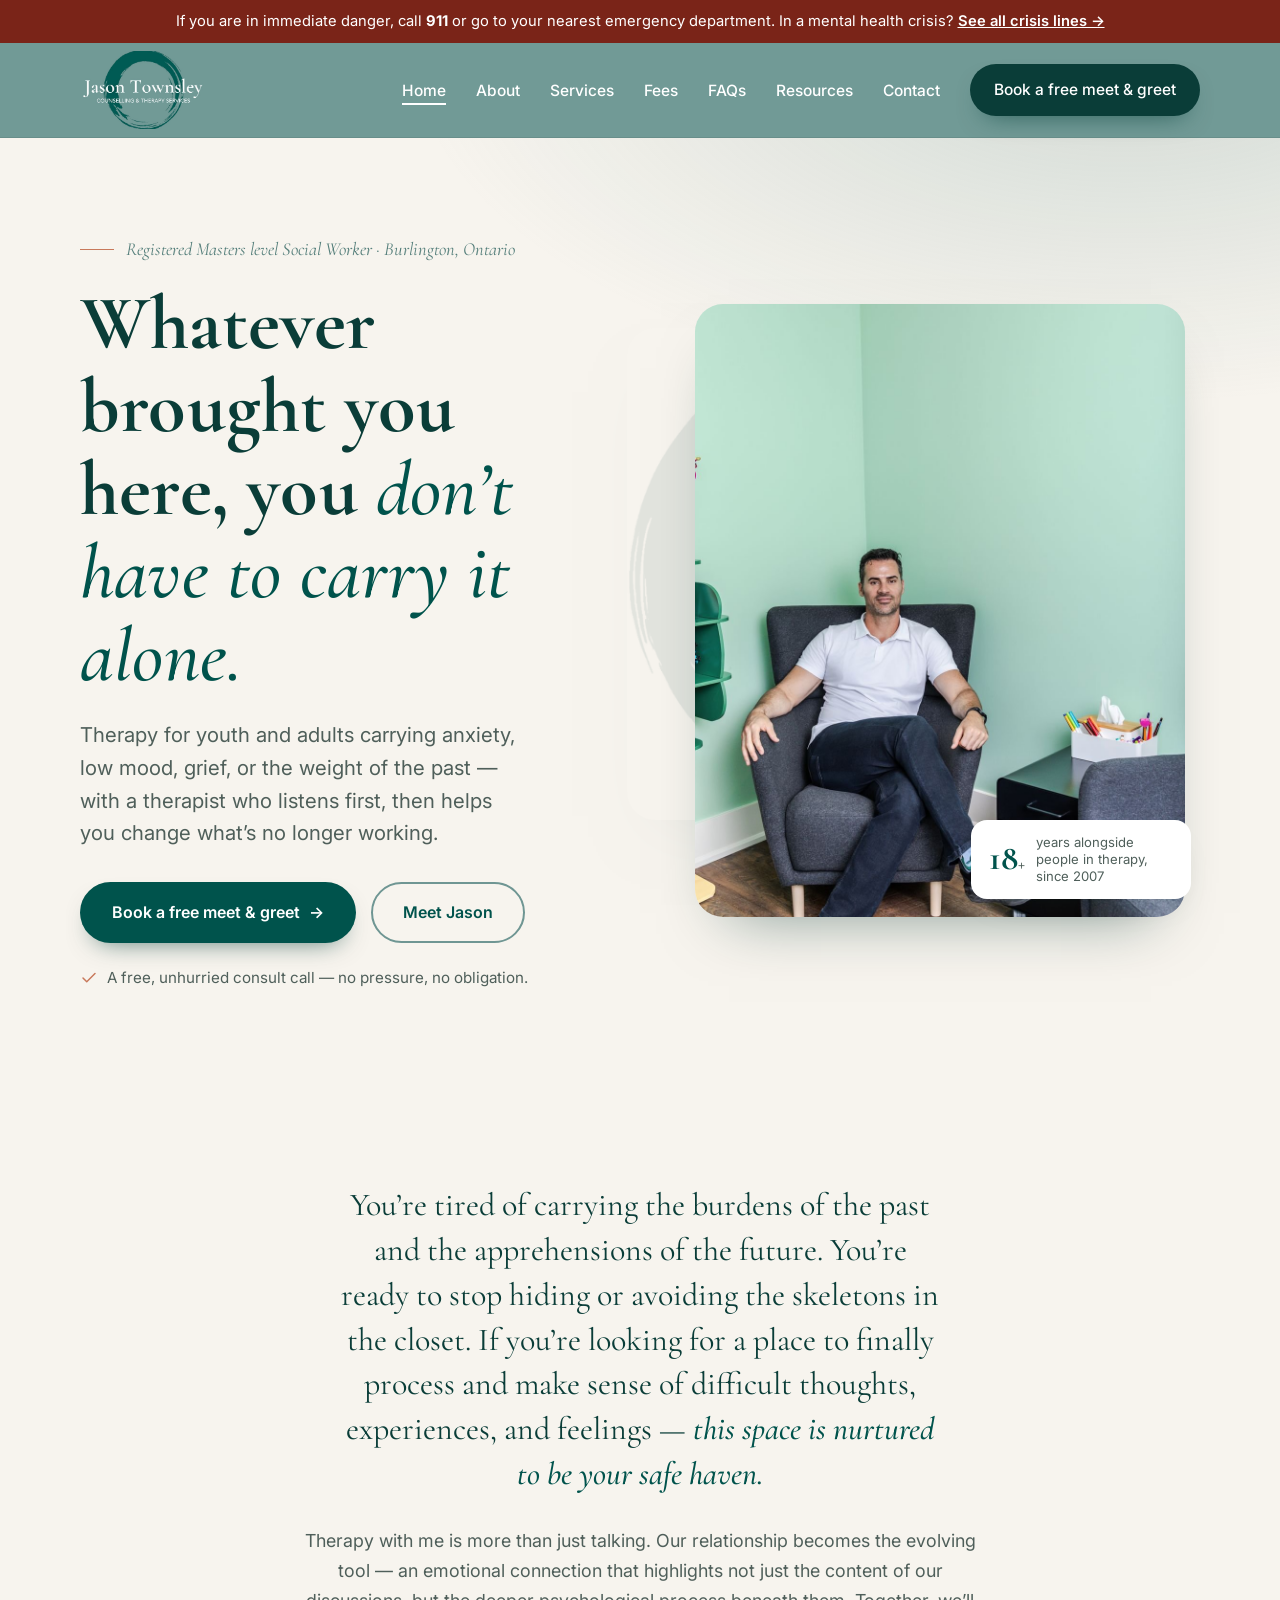
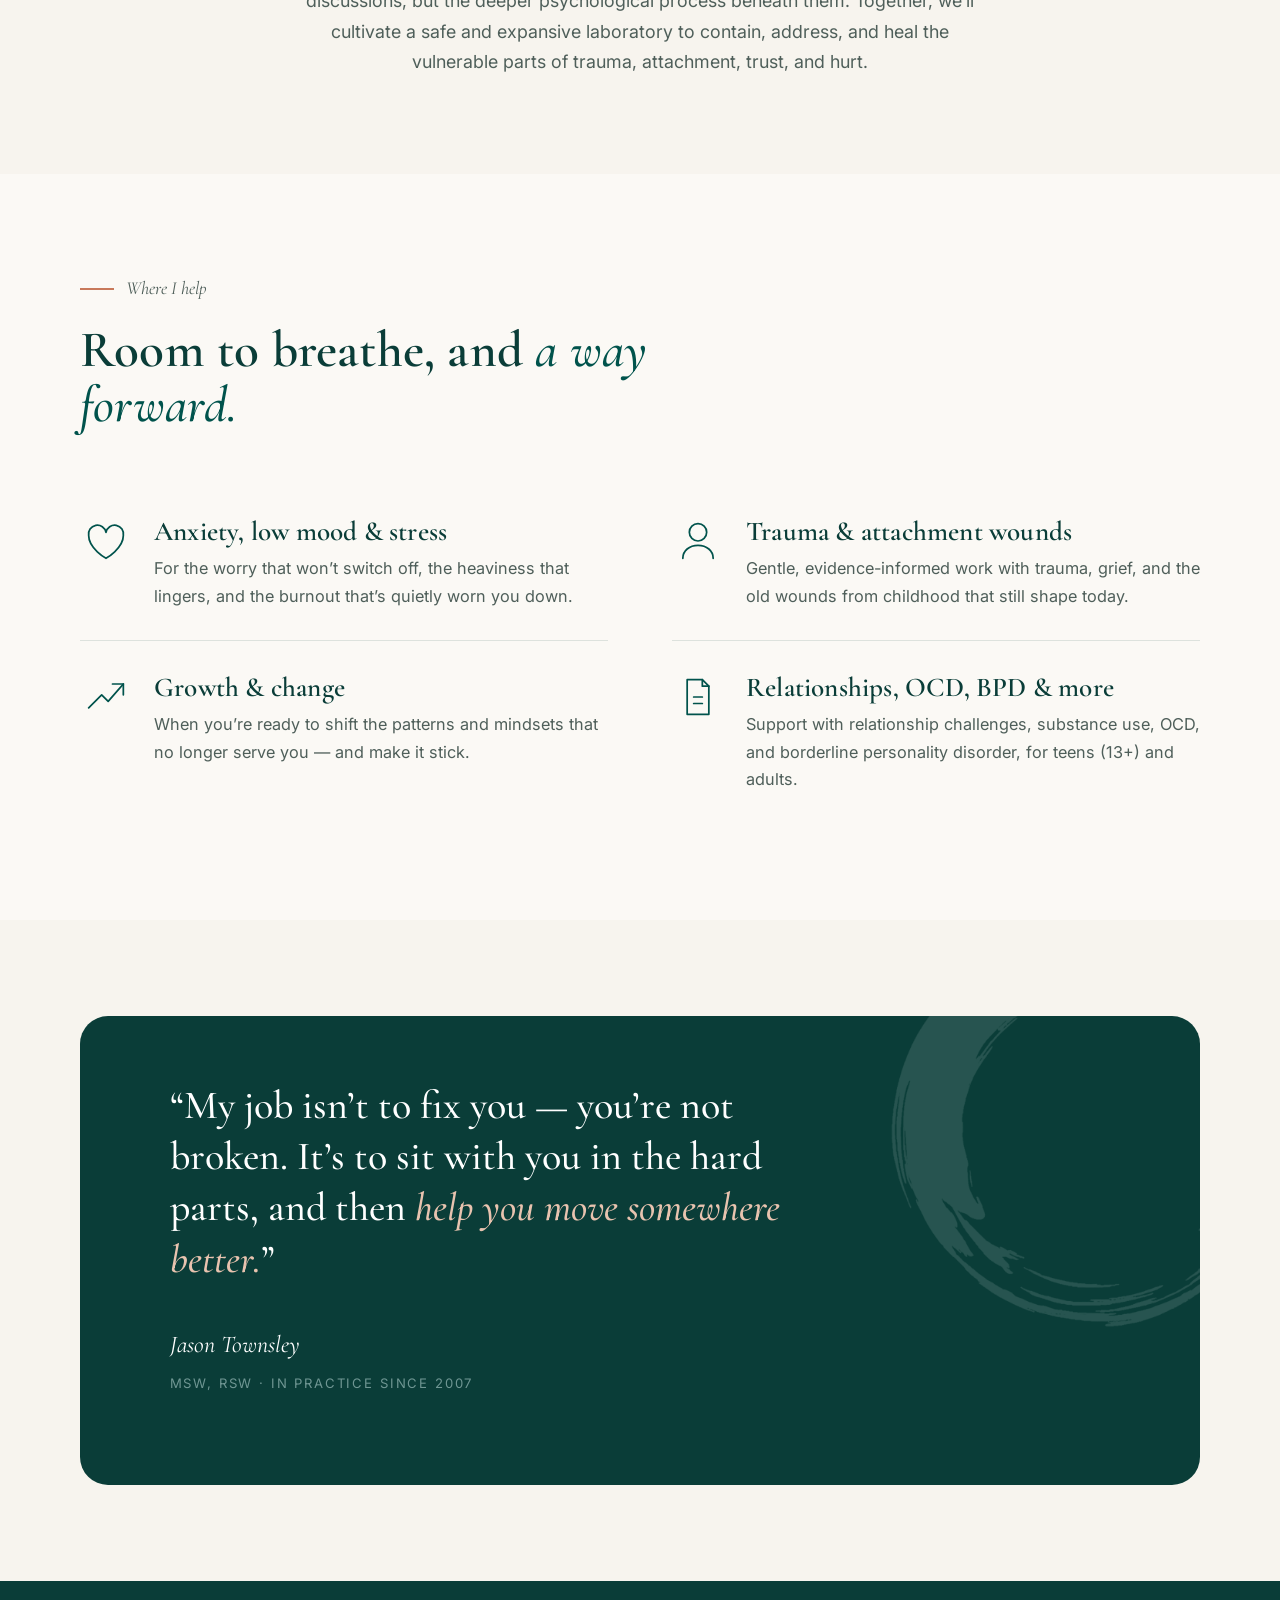
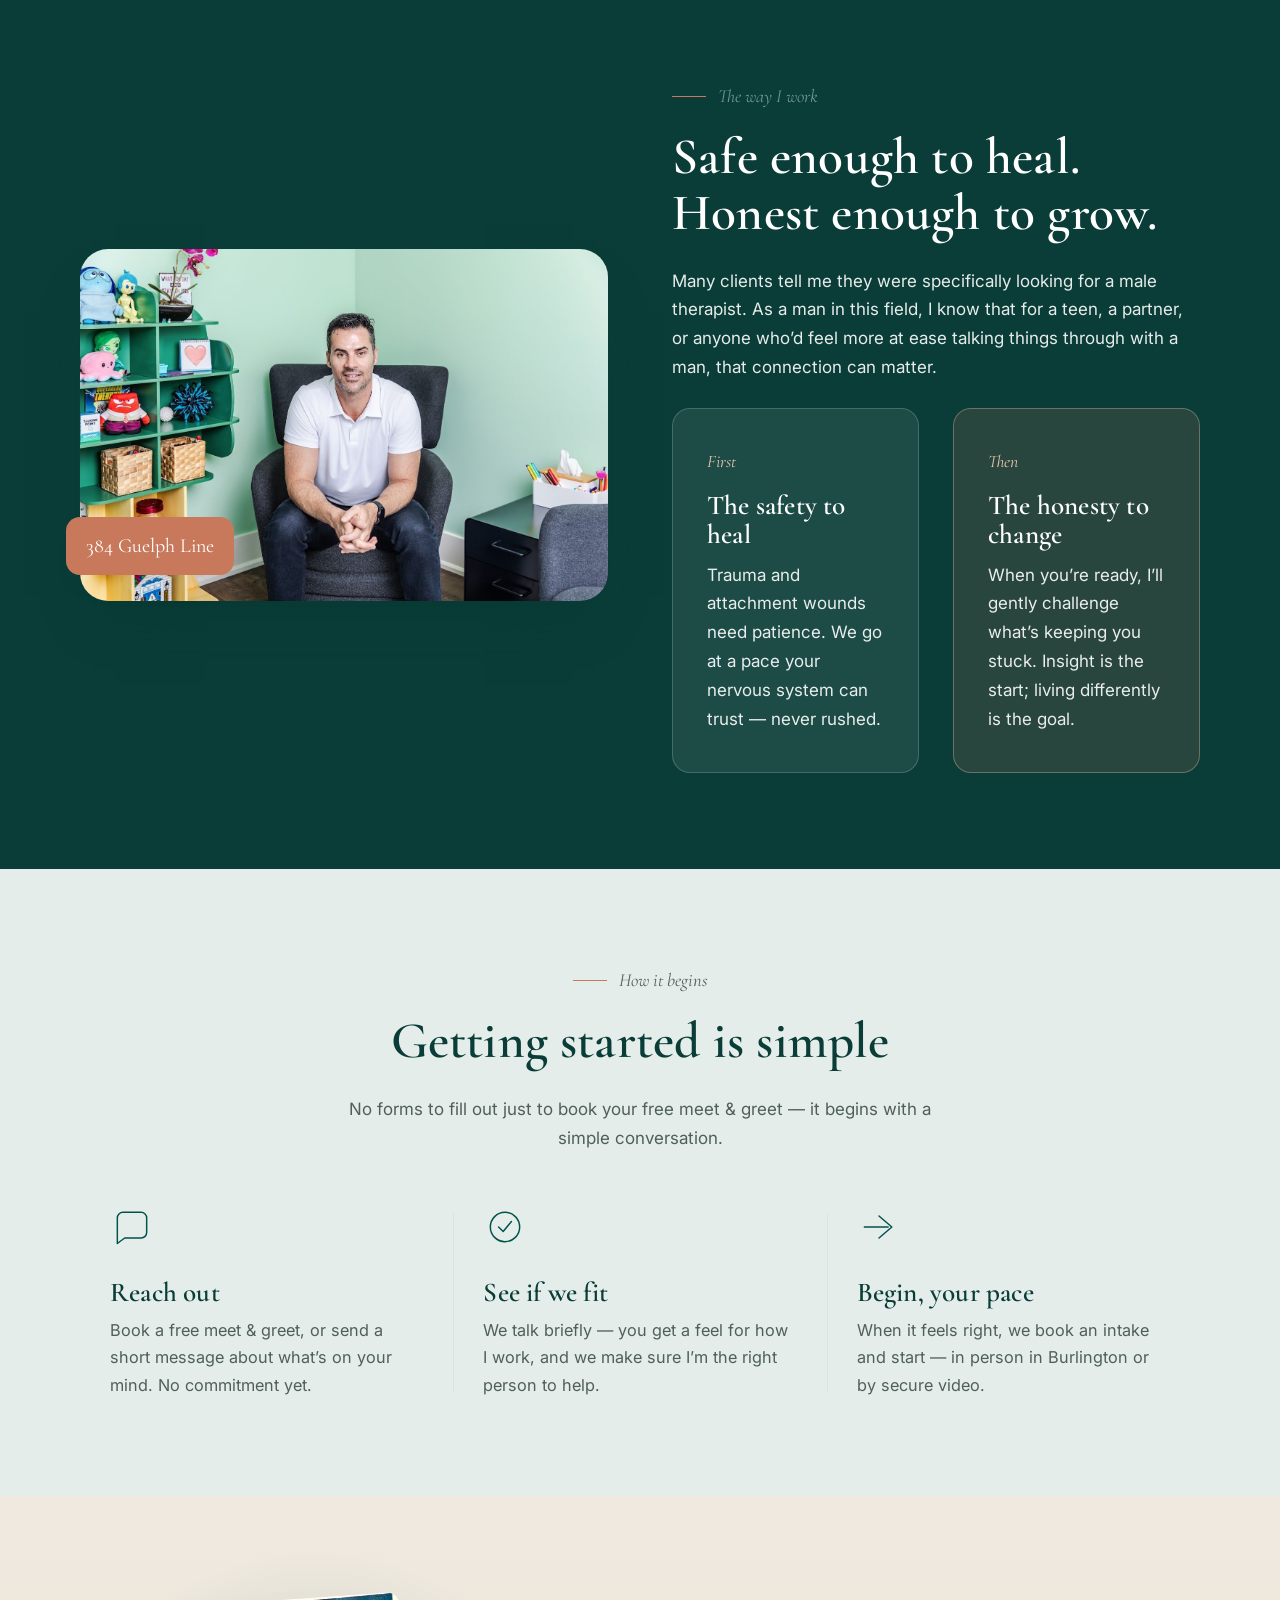
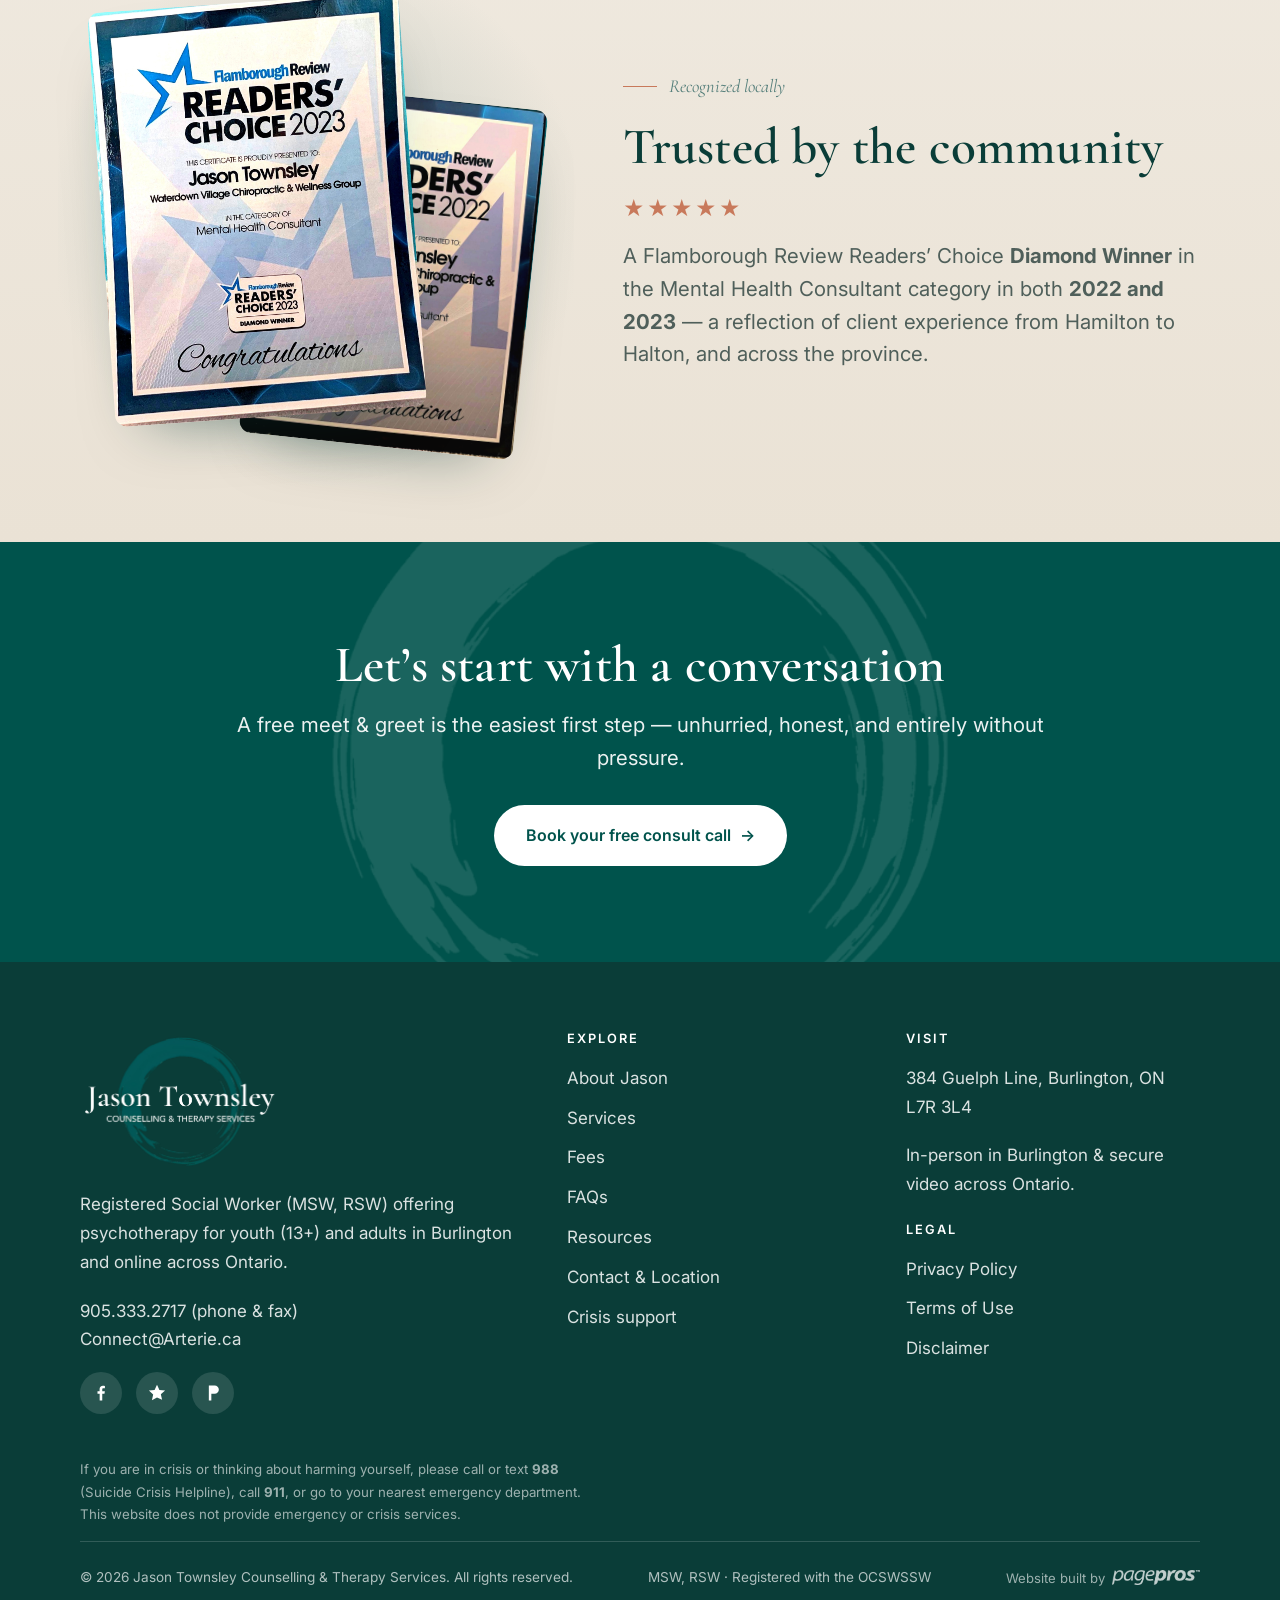
<file: index.html>
<!DOCTYPE html>
<html lang="en">
<head>
<meta charset="utf-8">
<meta name="viewport" content="width=device-width, initial-scale=1">
<title>Registered Social Worker &amp; Therapist in Burlington | Jason Townsley Counselling</title>
<meta name="description" content="Psychotherapy for youth (13+) and adults in Burlington and online across Ontario. Anxiety, low mood, trauma, grief and more with Registered Social Worker Jason Townsley. Book a free meet & greet.">
<link rel="canonical" href="https://jasontownsley.com/index.html">
<meta name="robots" content="index, follow">
<meta name="author" content="Jason Townsley, MSW, RSW">
<meta name="geo.region" content="CA-ON">
<meta name="geo.placename" content="Burlington, Ontario">
<meta property="og:type" content="website">
<meta property="og:site_name" content="Jason Townsley Counselling &amp; Therapy Services">
<meta property="og:title" content="Registered Social Worker &amp; Therapist in Burlington | Jason Townsley Counselling">
<meta property="og:description" content="Psychotherapy for youth (13+) and adults in Burlington and online across Ontario. Anxiety, low mood, trauma, grief and more with Registered Social Worker Jason Townsley. Book a free meet & greet.">
<meta property="og:url" content="https://jasontownsley.com/index.html">
<meta property="og:image" content="https://jasontownsley.com/assets/img/room.jpg">
<meta name="twitter:card" content="summary_large_image">
<meta name="twitter:title" content="Registered Social Worker &amp; Therapist in Burlington | Jason Townsley Counselling">
<meta name="twitter:description" content="Psychotherapy for youth (13+) and adults in Burlington and online across Ontario. Anxiety, low mood, trauma, grief and more with Registered Social Worker Jason Townsley. Book a free meet & greet.">
<meta name="twitter:image" content="https://jasontownsley.com/assets/img/room.jpg">
<link rel="icon" href="assets/img/mark.svg">
<link rel="apple-touch-icon" href="assets/img/logo.jpg">
<link rel="preconnect" href="https://fonts.googleapis.com">
<link rel="preconnect" href="https://fonts.gstatic.com" crossorigin>
<link href="https://fonts.googleapis.com/css2?family=Cormorant+Garamond:ital,wght@0,500;0,600;0,700;1,500;1,600&family=Inter:wght@400;500;600&display=swap" rel="stylesheet">
<link rel="stylesheet" href="assets/style.css">
<script type="application/ld+json">{
  "@context":"https://schema.org",
  "@type":["MedicalBusiness","ProfessionalService"],
  "name":"Jason Townsley Counselling & Therapy Services",
  "image":"https://jasontownsley.com/assets/img/room.jpg",
  "@id":"https://jasontownsley.com",
  "url":"https://jasontownsley.com",
  "telephone":"+1-905-333-2717",
  "email":"connect@arterie.ca",
  "priceRange":"$$",
  "medicalSpecialty":"Psychiatric",
  "address":{"@type":"PostalAddress","streetAddress":"384 Guelph Line","addressLocality":"Burlington","addressRegion":"ON","postalCode":"L7R 3L4","addressCountry":"CA"},
  "geo":{"@type":"GeoCoordinates","latitude":43.3255,"longitude":-79.8003},
  "areaServed":["Burlington","Hamilton","Oakville","Waterdown","Flamborough","Halton Region","Ontario"],
  "founder":{"@type":"Person","name":"Jason Townsley","jobTitle":"Registered Social Worker (MSW, RSW)"},
  "openingHoursSpecification":[{"@type":"OpeningHoursSpecification","dayOfWeek":"Monday","opens":"10:30","closes":"20:30"},{"@type":"OpeningHoursSpecification","dayOfWeek":"Tuesday","opens":"10:30","closes":"15:30"},{"@type":"OpeningHoursSpecification","dayOfWeek":"Wednesday","opens":"10:30","closes":"20:30"},{"@type":"OpeningHoursSpecification","dayOfWeek":"Friday","opens":"10:30","closes":"16:30"}],
  "availableService":[
    {"@type":"MedicalTherapy","name":"Individual Psychotherapy for Adults (19+)"},
    {"@type":"MedicalTherapy","name":"Individual Psychotherapy for Youth (13-18)"},
    {"@type":"MedicalTherapy","name":"Free Meet & Greet Consultation"}
  ]
}</script>
<script type="application/ld+json">{
 "@context":"https://schema.org","@type":"FAQPage",
 "mainEntity":[
  {"@type":"Question","name":"What is a free meet & greet?","acceptedAnswer":{"@type":"Answer","text":"A short, no-pressure consult call to see whether we are a good fit before you book a full session. There is no charge and no obligation."}},
  {"@type":"Question","name":"Do you offer virtual therapy in Ontario?","acceptedAnswer":{"@type":"Answer","text":"Yes. Sessions are available in person at the Burlington clinic and by secure video anywhere in Ontario."}}
 ]
}</script>
</head>
<body>
<a class="skip" href="#main">Skip to content</a>
<div class="crisis-bar">If you are in immediate danger, call <strong>911</strong> or go to your nearest emergency department. In a mental health crisis? <a href="crisis.html">See all crisis lines &rarr;</a></div>
<header class="site-header">
<nav class="nav" aria-label="Main navigation">
  <a class="brand" href="index.html">
    <img class="brand-logo" src="assets/img/logo-nav.jpg" alt="Jason Townsley Counselling & Therapy Services">
  </a>
  <button class="nav-toggle" aria-label="Toggle menu" aria-expanded="false" aria-controls="nav-links">
    <span></span><span></span><span></span>
  </button>
  <ul class="nav-links" id="nav-links">
    <li><a href="index.html" aria-current="page">Home</a></li>
    <li><a href="about.html">About</a></li>
    <li><a href="services.html">Services</a></li>
    <li><a href="fees-faqs.html">Fees</a></li>
    <li><a href="faqs.html">FAQs</a></li>
    <li><a href="resources.html">Resources</a></li>
    <li><a href="contact.html">Contact</a></li>
    <li><a class="btn btn-primary nav-cta" href="https://ljtherapy.janeapp.com" target="_blank" rel="noopener" data-goal="book_meet_greet">Book a free meet &amp; greet</a></li>
  </ul>
</nav>
</header>

<main id="main">

<section class="hero">
  <div class="wrap hero-grid">
    <div class="hero-copy reveal">
      <p class="eyebrow">Registered Masters level Social Worker &middot; Burlington, Ontario</p>
      <h1>Whatever brought you here, you <span class="display-em">don&rsquo;t have to carry it alone.</span></h1>
      <p class="lead">Therapy for youth and adults carrying anxiety, low mood, grief, or the weight of the past &mdash; with a therapist who listens first, then helps you change what&rsquo;s no longer working.</p>
      <div class="hero-cta">
        <a class="btn btn-primary" href="https://ljtherapy.janeapp.com" target="_blank" rel="noopener" data-goal="book_meet_greet">Book a free meet &amp; greet <span class="arw" aria-hidden="true">&rarr;</span></a>
        <a class="btn btn-ghost" href="about.html">Meet Jason</a>
      </div>
      <p class="hero-note"><svg viewBox="0 0 24 24" fill="none" stroke-width="2" stroke-linecap="round" stroke-linejoin="round"><path d="M20 6 9 17l-5-5"/></svg>A free, unhurried consult call &mdash; no pressure, no obligation.</p>
    </div>
    <div class="hero-portrait reveal">
      <img class="enso" src="assets/img/enso-real-sage.png" alt="" aria-hidden="true">
      <img src="assets/img/jason-armchair.jpg" alt="Jason Townsley, Registered Social Worker and psychotherapist, in his Burlington therapy office" width="1024" height="1536">
      <div class="hero-badge">
        <span class="yrs">18<span style="font-size:1.1rem">+</span></span>
        <span>years alongside people in therapy, since 2007</span>
      </div>
    </div>
  </div>
</section>

<section class="section">
  <div class="wrap">
    <div class="haven reveal">
      <p class="haven-lead">You&rsquo;re tired of carrying the burdens of the past and the apprehensions of the future. You&rsquo;re ready to stop hiding or avoiding the skeletons in the closet. If you&rsquo;re looking for a place to finally process and make sense of difficult thoughts, experiences, and feelings &mdash; <span class="display-em">this space is nurtured to be your safe haven.</span></p>
      <p class="haven-body">Therapy with me is more than just talking. Our relationship becomes the evolving tool &mdash; an emotional connection that highlights not just the content of our discussions, but the deeper psychological process beneath them. Together, we&rsquo;ll cultivate a safe and expansive laboratory to contain, address, and heal the vulnerable parts of trauma, attachment, trust, and hurt.</p>
    </div>
  </div>
</section>

<section class="section section-paper2">
  <div class="wrap">
    <div class="section-head reveal">
      <p class="eyebrow">Where I help</p>
      <h2>Room to breathe, and <span class="display-em">a way forward.</span></h2>
    </div>
    <div class="concerns reveal">
      <div class="concern">
        <svg class="ico" viewBox="0 0 48 48" fill="none" stroke="currentColor" stroke-width="1.6" stroke-linecap="round" stroke-linejoin="round"><path d="M24 40S8 31 8 19a8 8 0 0 1 16-3 8 8 0 0 1 16 3c0 12-16 21-16 21z"/></svg>
        <div><h3>Anxiety, low mood &amp; stress</h3><p>For the worry that won&rsquo;t switch off, the heaviness that lingers, and the burnout that&rsquo;s quietly worn you down.</p></div>
      </div>
      <div class="concern">
        <svg class="ico" viewBox="0 0 48 48" fill="none" stroke="currentColor" stroke-width="1.6" stroke-linecap="round" stroke-linejoin="round"><circle cx="24" cy="16" r="8"/><path d="M10 40c0-7 6-12 14-12s14 5 14 12"/></svg>
        <div><h3>Trauma &amp; attachment wounds</h3><p>Gentle, evidence-informed work with trauma, grief, and the old wounds from childhood that still shape today.</p></div>
      </div>
      <div class="concern">
        <svg class="ico" viewBox="0 0 48 48" fill="none" stroke="currentColor" stroke-width="1.6" stroke-linecap="round" stroke-linejoin="round"><path d="M8 34 20 22l6 6 14-16"/><path d="M30 12h10v10"/></svg>
        <div><h3>Growth &amp; change</h3><p>When you&rsquo;re ready to shift the patterns and mindsets that no longer serve you &mdash; and make it stick.</p></div>
      </div>
      <div class="concern">
        <svg class="ico" viewBox="0 0 48 48" fill="none" stroke="currentColor" stroke-width="1.6" stroke-linecap="round" stroke-linejoin="round"><path d="M14 8h14l6 6v26H14z"/><path d="M28 8v6h6"/><path d="M20 24h8M20 30h8"/></svg>
        <div><h3>Relationships, OCD, BPD &amp; more</h3><p>Support with relationship challenges, substance use, OCD, and borderline personality disorder, for teens (13+) and adults.</p></div>
      </div>
    </div>
  </div>
</section>

<section class="section">
  <div class="wrap">
    <div class="letter reveal">
      <img class="enso" src="assets/img/enso-real-white.png" alt="" aria-hidden="true">
      <div class="letter-inner">
        <p class="quote">&ldquo;My job isn&rsquo;t to fix you &mdash; you&rsquo;re not broken. It&rsquo;s to sit with you in the hard parts, and then <em>help you move somewhere better.</em>&rdquo;</p>
        <p class="sig">Jason Townsley<small>MSW, RSW &middot; in practice since 2007</small></p>
      </div>
    </div>
  </div>
</section>

<section class="section section-forest">
  <div class="wrap split">
    <div class="split-media reveal">
      <div class="img-frame">
        <img src="assets/img/jason-seated.jpg" alt="Jason Townsley in his Burlington therapy office" width="1455" height="970">
        <span class="tag-float">384 Guelph Line</span>
      </div>
    </div>
    <div class="split-body reveal">
      <p class="eyebrow">The way I work</p>
      <h2>Safe enough to heal. Honest enough to grow.</h2>
      <p>Many clients tell me they were specifically looking for a male therapist. As a man in this field, I know that for a teen, a partner, or anyone who&rsquo;d feel more at ease talking things through with a man, that connection can matter.</p>
      <div class="approach" style="margin-top:26px">
        <div class="panel p-heal">
          <span class="n">First</span>
          <h3>The safety to heal</h3>
          <p>Trauma and attachment wounds need patience. We go at a pace your nervous system can trust &mdash; never rushed.</p>
        </div>
        <div class="panel p-change">
          <span class="n">Then</span>
          <h3>The honesty to change</h3>
          <p>When you&rsquo;re ready, I&rsquo;ll gently challenge what&rsquo;s keeping you stuck. Insight is the start; living differently is the goal.</p>
        </div>
      </div>
    </div>
  </div>
</section>

<section class="section section-sage">
  <div class="wrap">
    <div class="section-head center reveal">
      <p class="eyebrow" style="justify-content:center;display:flex">How it begins</p>
      <h2>Getting started is simple</h2>
      <p>No forms to fill out just to book your free meet &amp; greet &mdash; it begins with a simple conversation.</p>
    </div>
    <div class="steps reveal">
      <div class="step">
        <svg class="dot" viewBox="0 0 48 48" fill="none" stroke="currentColor" stroke-width="1.6" stroke-linecap="round" stroke-linejoin="round"><path d="M40 30a6 6 0 0 1-6 6H16l-8 6V14a6 6 0 0 1 6-6h20a6 6 0 0 1 6 6z"/></svg>
        <h3>Reach out</h3>
        <p>Book a free meet &amp; greet, or send a short message about what&rsquo;s on your mind. No commitment yet.</p>
      </div>
      <div class="step">
        <svg class="dot" viewBox="0 0 48 48" fill="none" stroke="currentColor" stroke-width="1.6" stroke-linecap="round" stroke-linejoin="round"><circle cx="24" cy="24" r="16"/><path d="M17 24l5 5 9-11"/></svg>
        <h3>See if we fit</h3>
        <p>We talk briefly &mdash; you get a feel for how I work, and we make sure I&rsquo;m the right person to help.</p>
      </div>
      <div class="step">
        <svg class="dot" viewBox="0 0 48 48" fill="none" stroke="currentColor" stroke-width="1.6" stroke-linecap="round" stroke-linejoin="round"><path d="M8 24h26M24 12l14 12-14 12"/></svg>
        <h3>Begin, your pace</h3>
        <p>When it feels right, we book an intake and start &mdash; in person in Burlington or by secure video.</p>
      </div>
    </div>
  </div>
</section>

<section class="section trust section-clayband">
  <div class="wrap">
    <div class="trust-grid">
      <div class="trust-media reveal">
        <div class="halo" aria-hidden="true"></div>
        <div class="award-pair">
          <img src="assets/img/award-2023.jpg" alt="Flamborough Review Readers' Choice 2023 Diamond Winner certificate awarded to Jason Townsley in the Mental Health Consultant category" class="award-front">
          <img src="assets/img/award-2022.jpg" alt="Flamborough Review Readers' Choice 2022 Diamond Winner certificate awarded to Jason Townsley in the Mental Health Consultant category" class="award-back">
        </div>
      </div>
      <div class="trust-body reveal">
        <p class="eyebrow">Recognized locally</p>
        <h2>Trusted by the community</h2>
        <div class="stars" aria-hidden="true">&#9733;&#9733;&#9733;&#9733;&#9733;</div>
        <p class="lead">A Flamborough Review Readers&rsquo; Choice <strong>Diamond Winner</strong> in the Mental Health Consultant category in both <strong>2022 and 2023</strong> &mdash; a reflection of client experience from Hamilton to Halton, and across the province.</p>
      </div>
    </div>
  </div>
</section>

<section class="cta-band">
  <img class="enso" src="assets/img/enso-real-white.png" alt="" aria-hidden="true">
  <div class="wrap">
    <h2>Let&rsquo;s start with a conversation</h2>
    <p class="lead">A free meet &amp; greet is the easiest first step &mdash; unhurried, honest, and entirely without pressure.</p>
    <a class="btn btn-light" href="https://ljtherapy.janeapp.com" target="_blank" rel="noopener" data-goal="book_meet_greet">Book your free consult call <span class="arw" aria-hidden="true">&rarr;</span></a>
  </div>
</section>

</main>
<footer class="site-footer">
<div class="wrap">
  <div class="footer-grid">
    <div>
      <div class="footer-brand"><img class="footer-logo" src="assets/img/logo-white.png" alt="Jason Townsley Counselling & Therapy Services"></div>
      <p>Registered Social Worker (MSW, RSW) offering psychotherapy for youth&nbsp;(13+) and adults in Burlington and online across Ontario.</p>
      <p class="mb0"><a href="tel:19053332717">905.333.2717</a> (phone &amp; fax)<br><a href="mailto:Connect@Arterie.ca">Connect@Arterie.ca</a></p>
      <div class="social-row">
        <a href="https://www.facebook.com/JasonTownsleyTherapyServices" target="_blank" rel="noopener" aria-label="Facebook">
          <svg viewBox="0 0 24 24" aria-hidden="true"><path d="M13.5 21v-8h2.7l.4-3.1h-3.1V7.9c0-.9.3-1.5 1.6-1.5h1.6V3.6c-.8-.1-1.6-.2-2.4-.2-2.4 0-4 1.5-4 4.1v2.3H7.8V13h2.6v8z"/></svg>
        </a>
        <a href="https://www.provenexpert.com/en-us/jason-townsley-counselling-therapy-services/" target="_blank" rel="noopener" aria-label="ProvenExpert reviews" title="ProvenExpert">
          <svg viewBox="0 0 24 24" aria-hidden="true"><path d="M12 2l2.9 6.3 6.8.6-5.1 4.5 1.5 6.7L12 17.3 5.9 20.6l1.5-6.7L2.3 8.9l6.8-.6z"/></svg>
        </a>
      
        <a href="https://www.psychologytoday.com/ca/therapists/jason-townsley-burlington-on/825683" target="_blank" rel="noopener" aria-label="Psychology Today profile" title="Psychology Today">
          <svg viewBox="0 0 24 24" aria-hidden="true"><path d="M7 3h7a5 5 0 0 1 0 10h-4v8H7z"/></svg>
        </a>
      </div>
    </div>
    <div>
      <h4>Explore</h4>
      <ul class="footer-nav">
        <li><a href="about.html">About Jason</a></li>
        <li><a href="services.html">Services</a></li>
        <li><a href="fees-faqs.html">Fees</a></li>
    <li><a href="faqs.html">FAQs</a></li>
        <li><a href="resources.html">Resources</a></li>
        <li><a href="contact.html">Contact &amp; Location</a></li>
        <li><a href="crisis.html">Crisis support</a></li>
      </ul>
    </div>
    <div>
      <h4>Visit</h4>
      <p>384 Guelph Line, Burlington, ON L7R 3L4</p>
      <p style="margin-top:10px">In-person in Burlington &amp; secure video across Ontario.</p>
      <h4 style="margin-top:24px">Legal</h4>
      <ul class="footer-nav">
        <li><a href="privacy-policy.html">Privacy Policy</a></li>
        <li><a href="terms-of-use.html">Terms of Use</a></li>
        <li><a href="disclaimer.html">Disclaimer</a></li>
      </ul>
    </div>
  </div>
  <p class="disclaimer">If you are in crisis or thinking about harming yourself, please call or text <strong>988</strong> (Suicide Crisis Helpline), call <strong>911</strong>, or go to your nearest emergency department. This website does not provide emergency or crisis services.</p>
  <div class="footer-bottom">
    <span>&copy; 2026 Jason Townsley Counselling &amp; Therapy Services. All rights reserved.</span>
    <span>MSW, RSW &middot; Registered with the <a href="https://www.ocswssw.org/" target="_blank" rel="noopener">OCSWSSW</a></span>
    <span class="built-by">Website built by <a href="https://pagepros.io" target="_blank" rel="noopener" aria-label="PagePros - pagepros.io"><img src="assets/img/pagepros-logo-white.png" alt="PagePros"></a></span>
  </div>
</div>
</footer>
<script src="assets/main.js"></script>
</body>
</html>
</file>
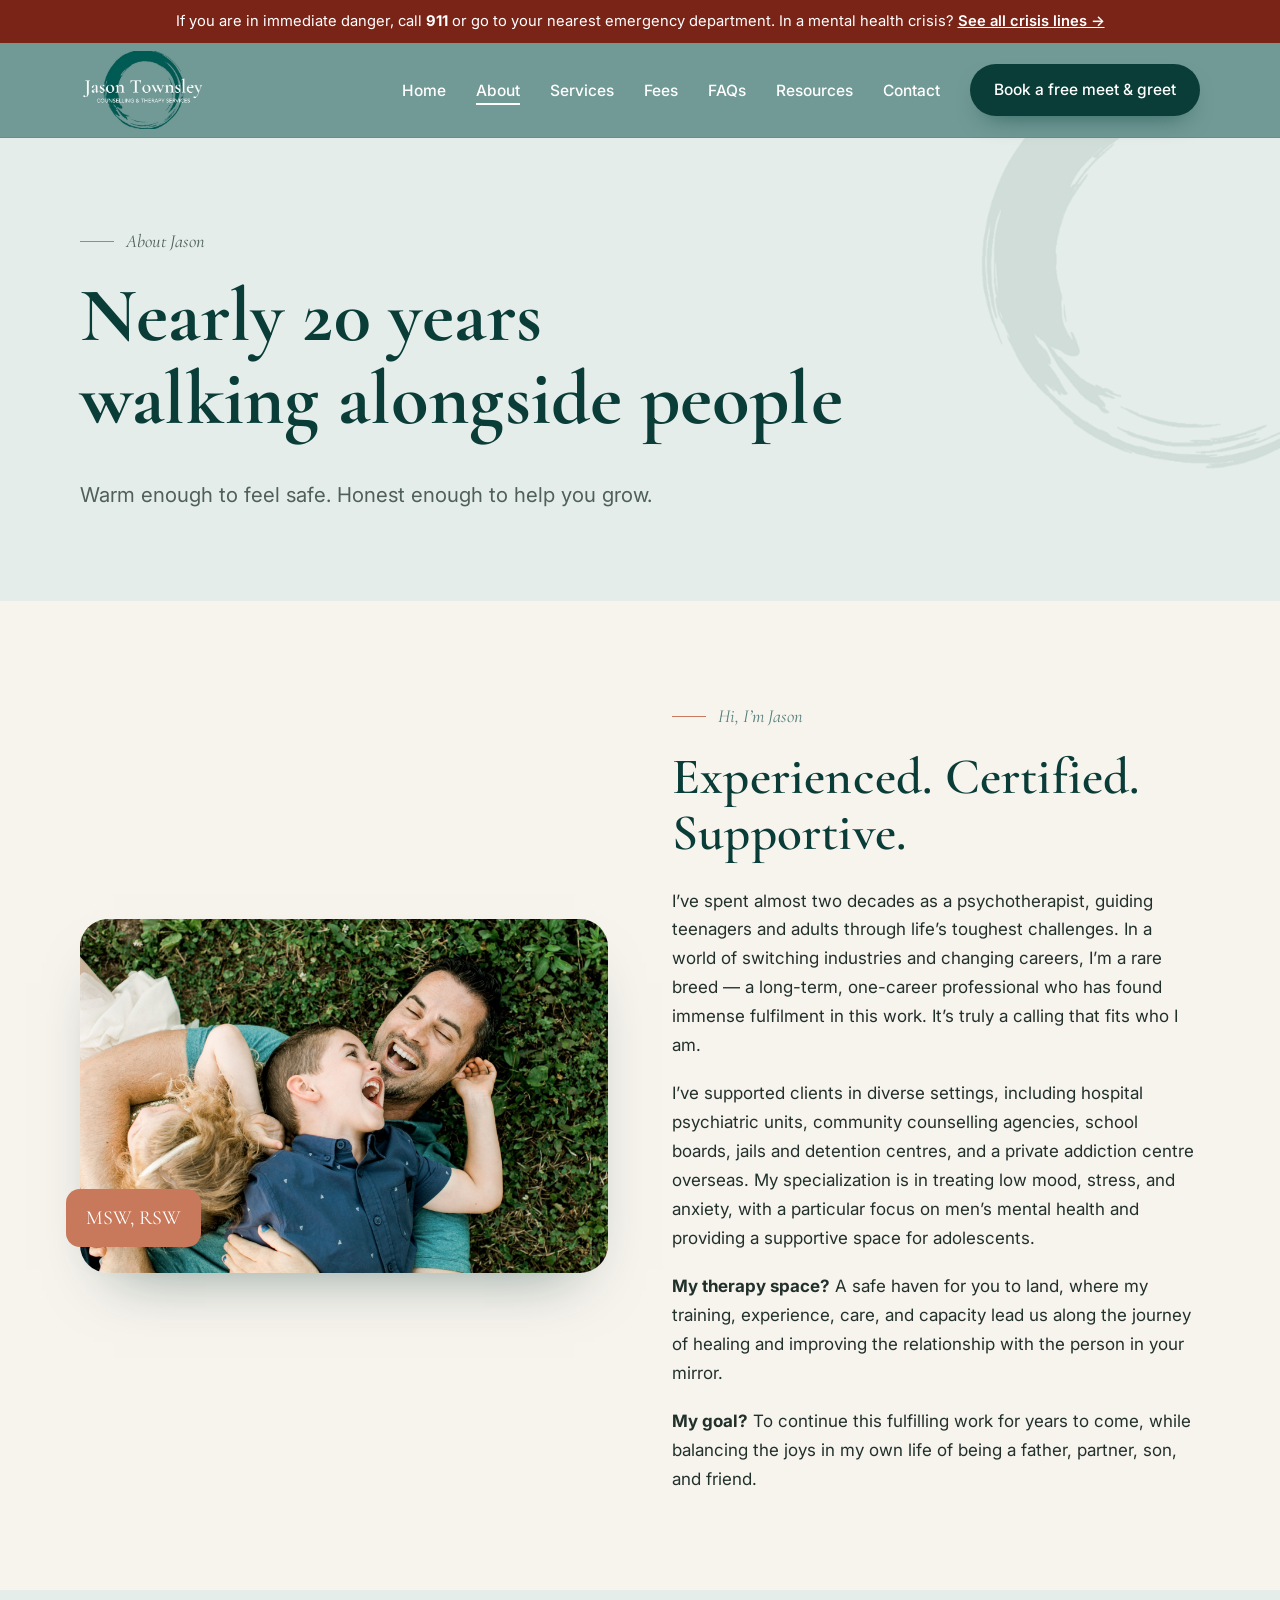
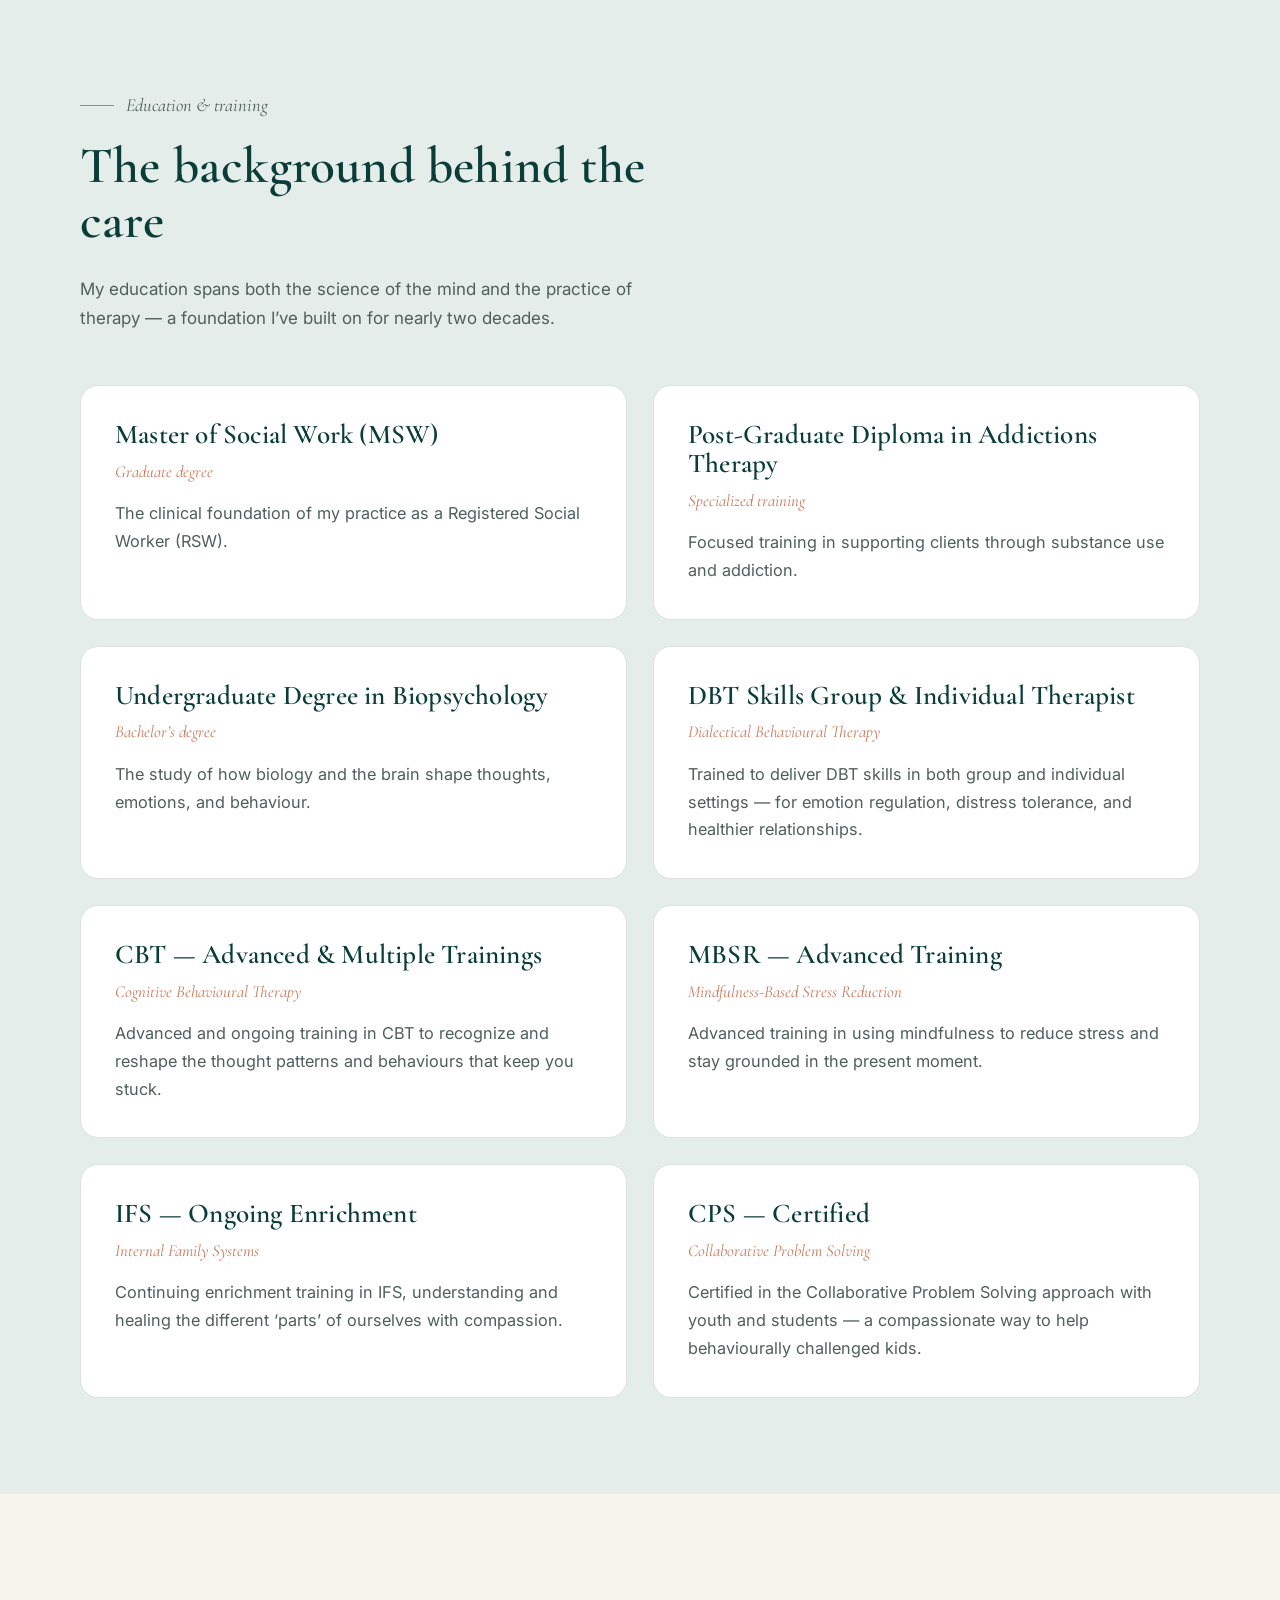
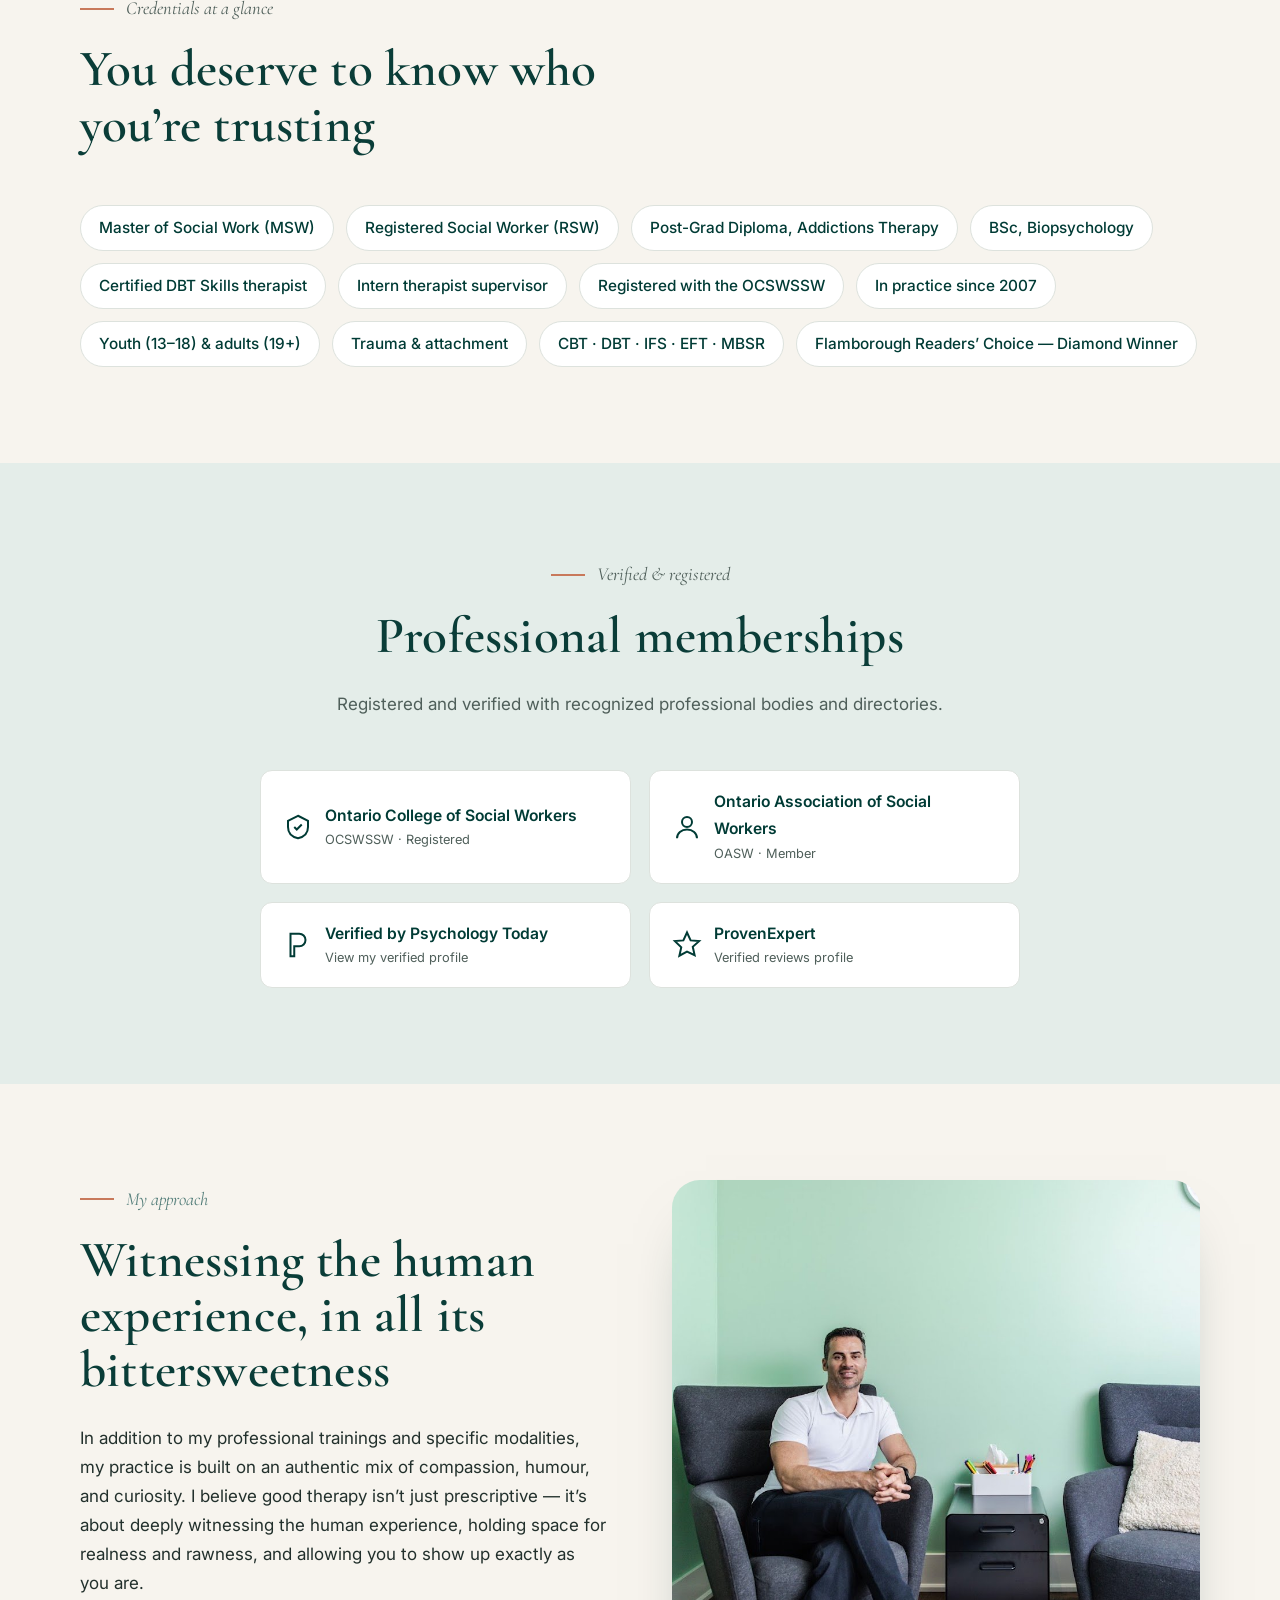
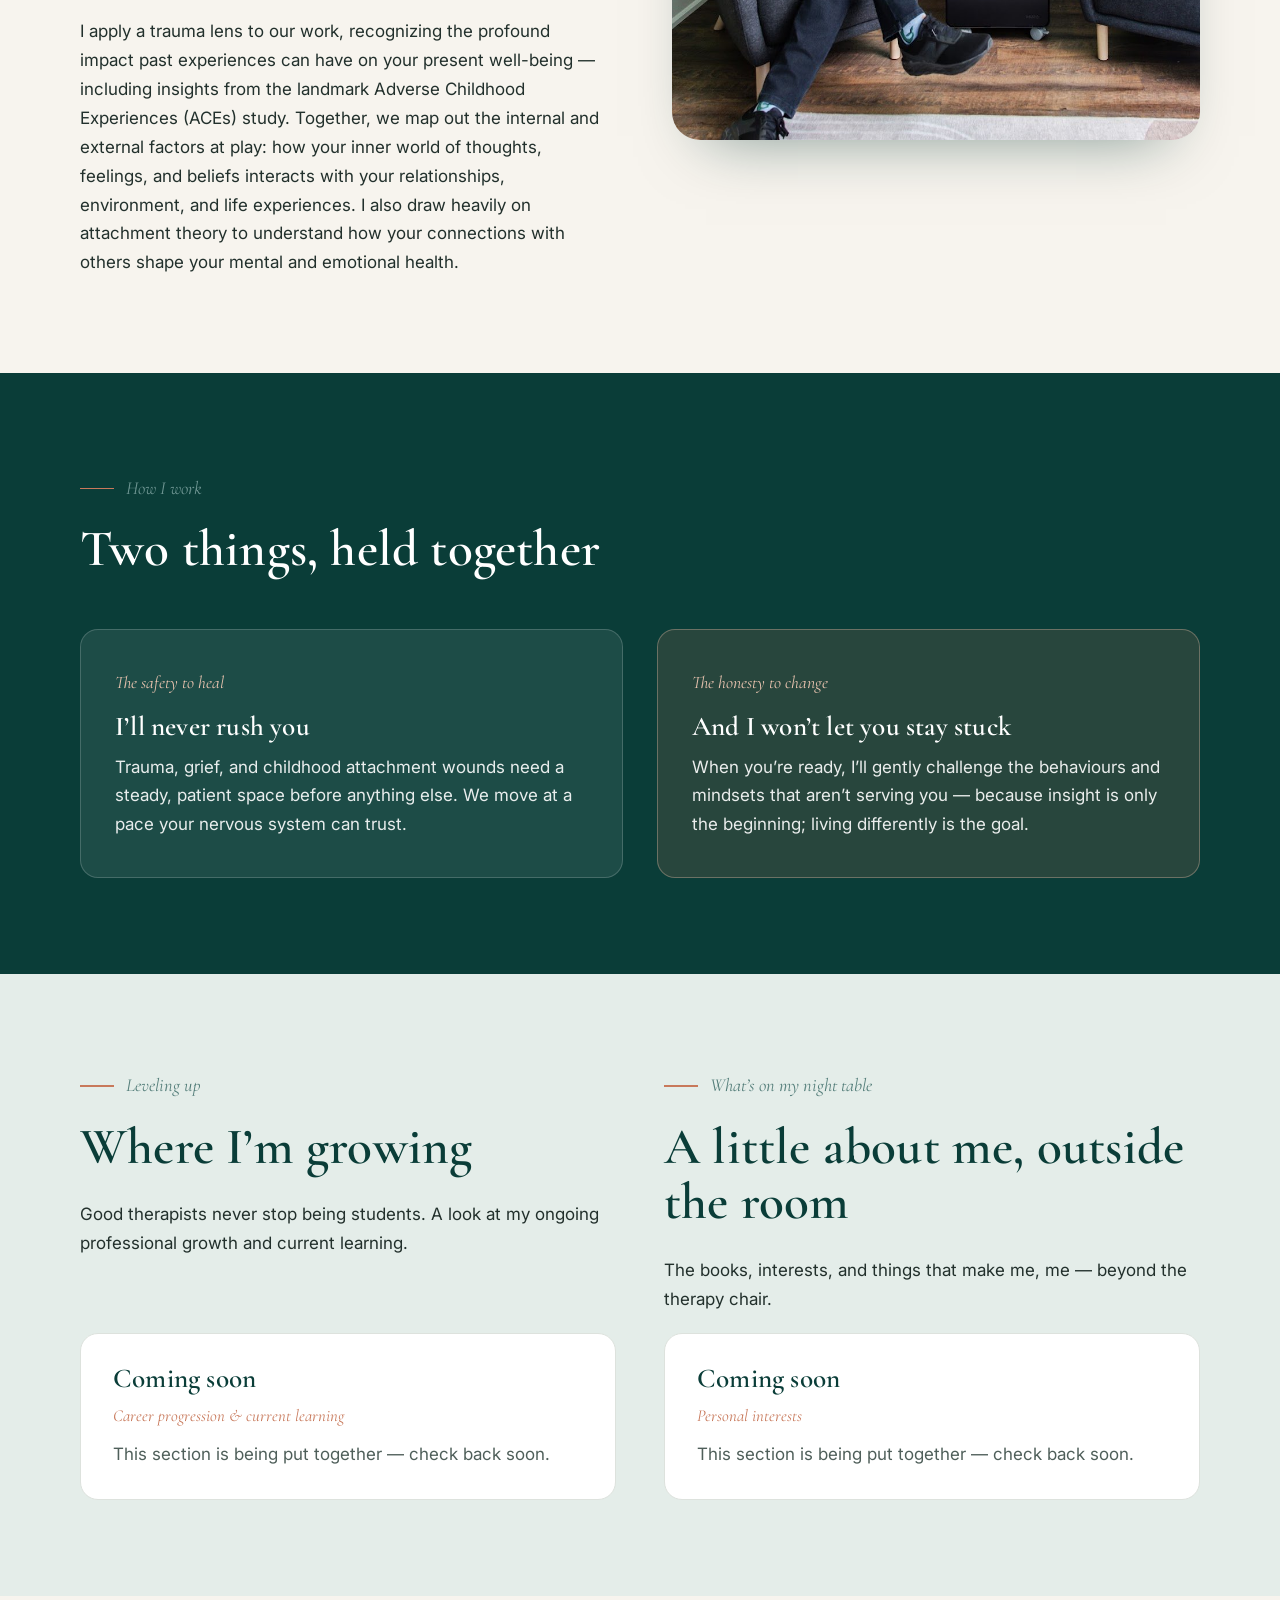
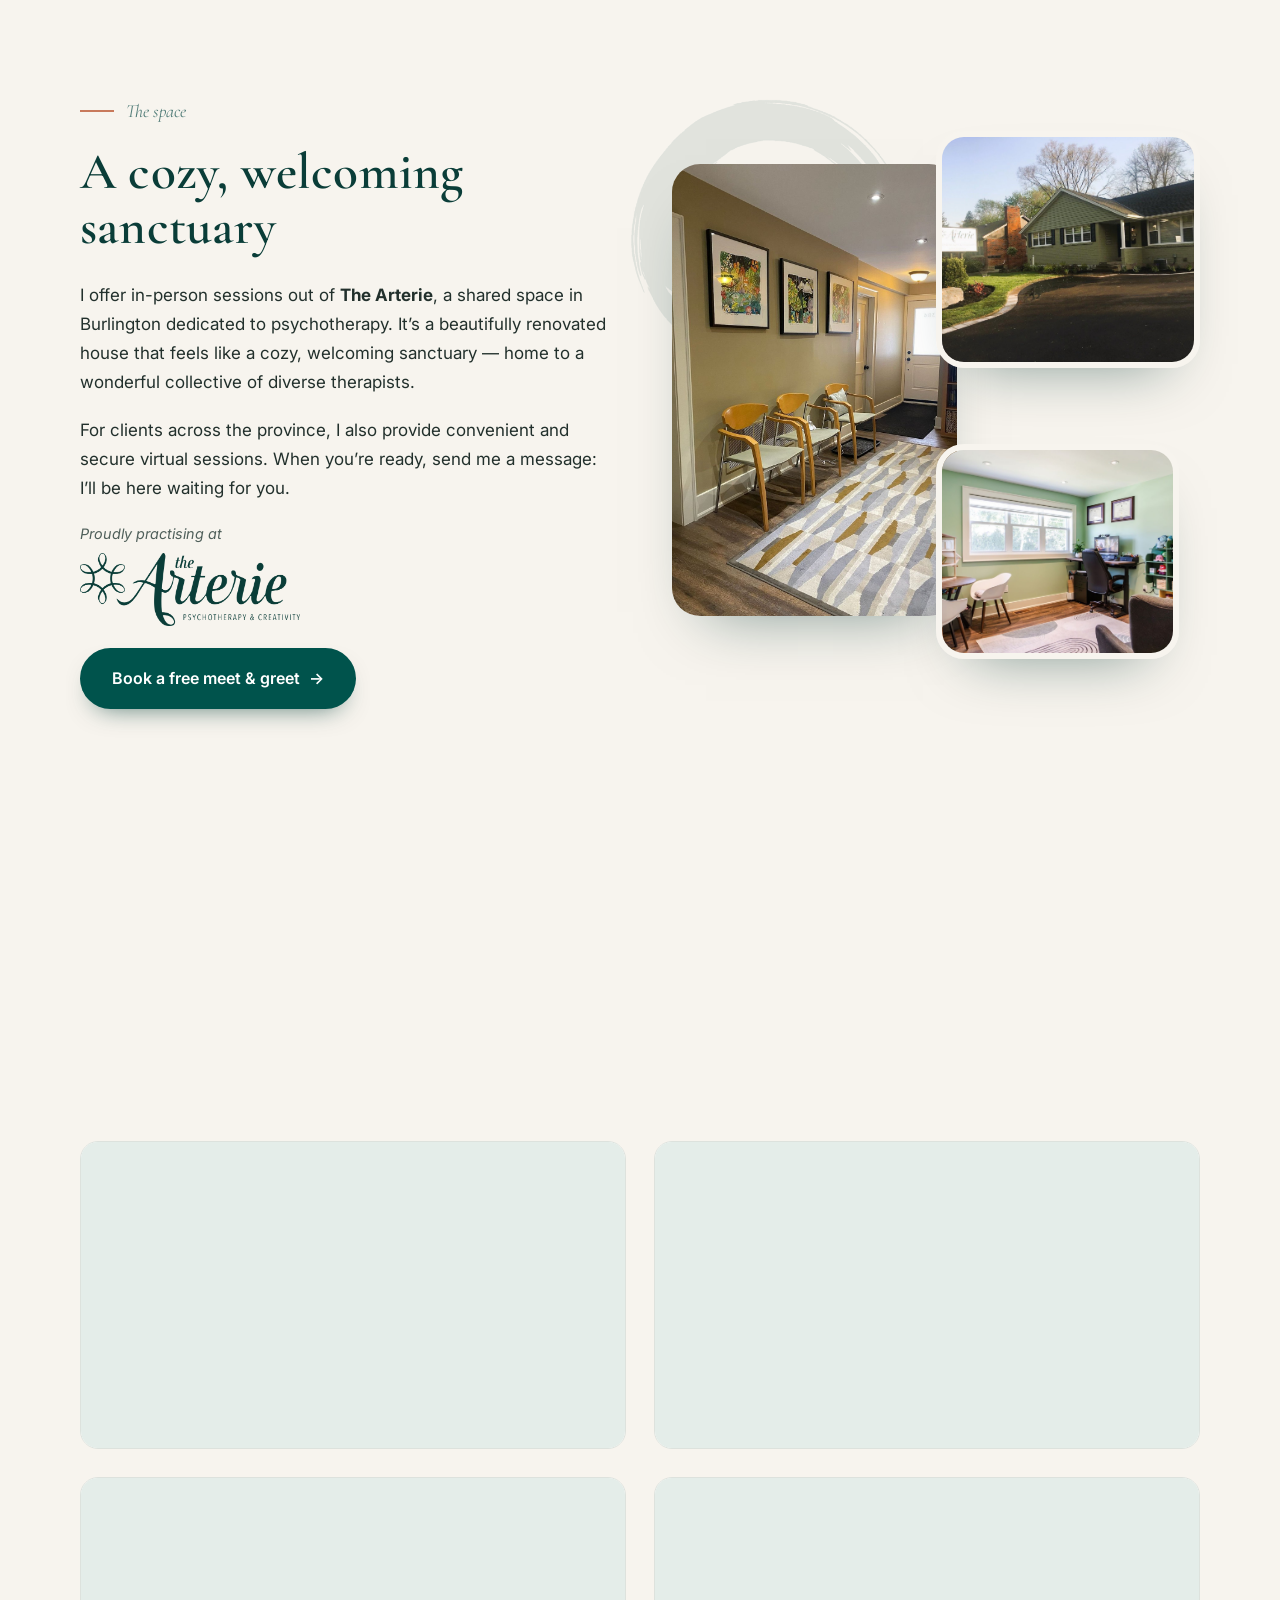
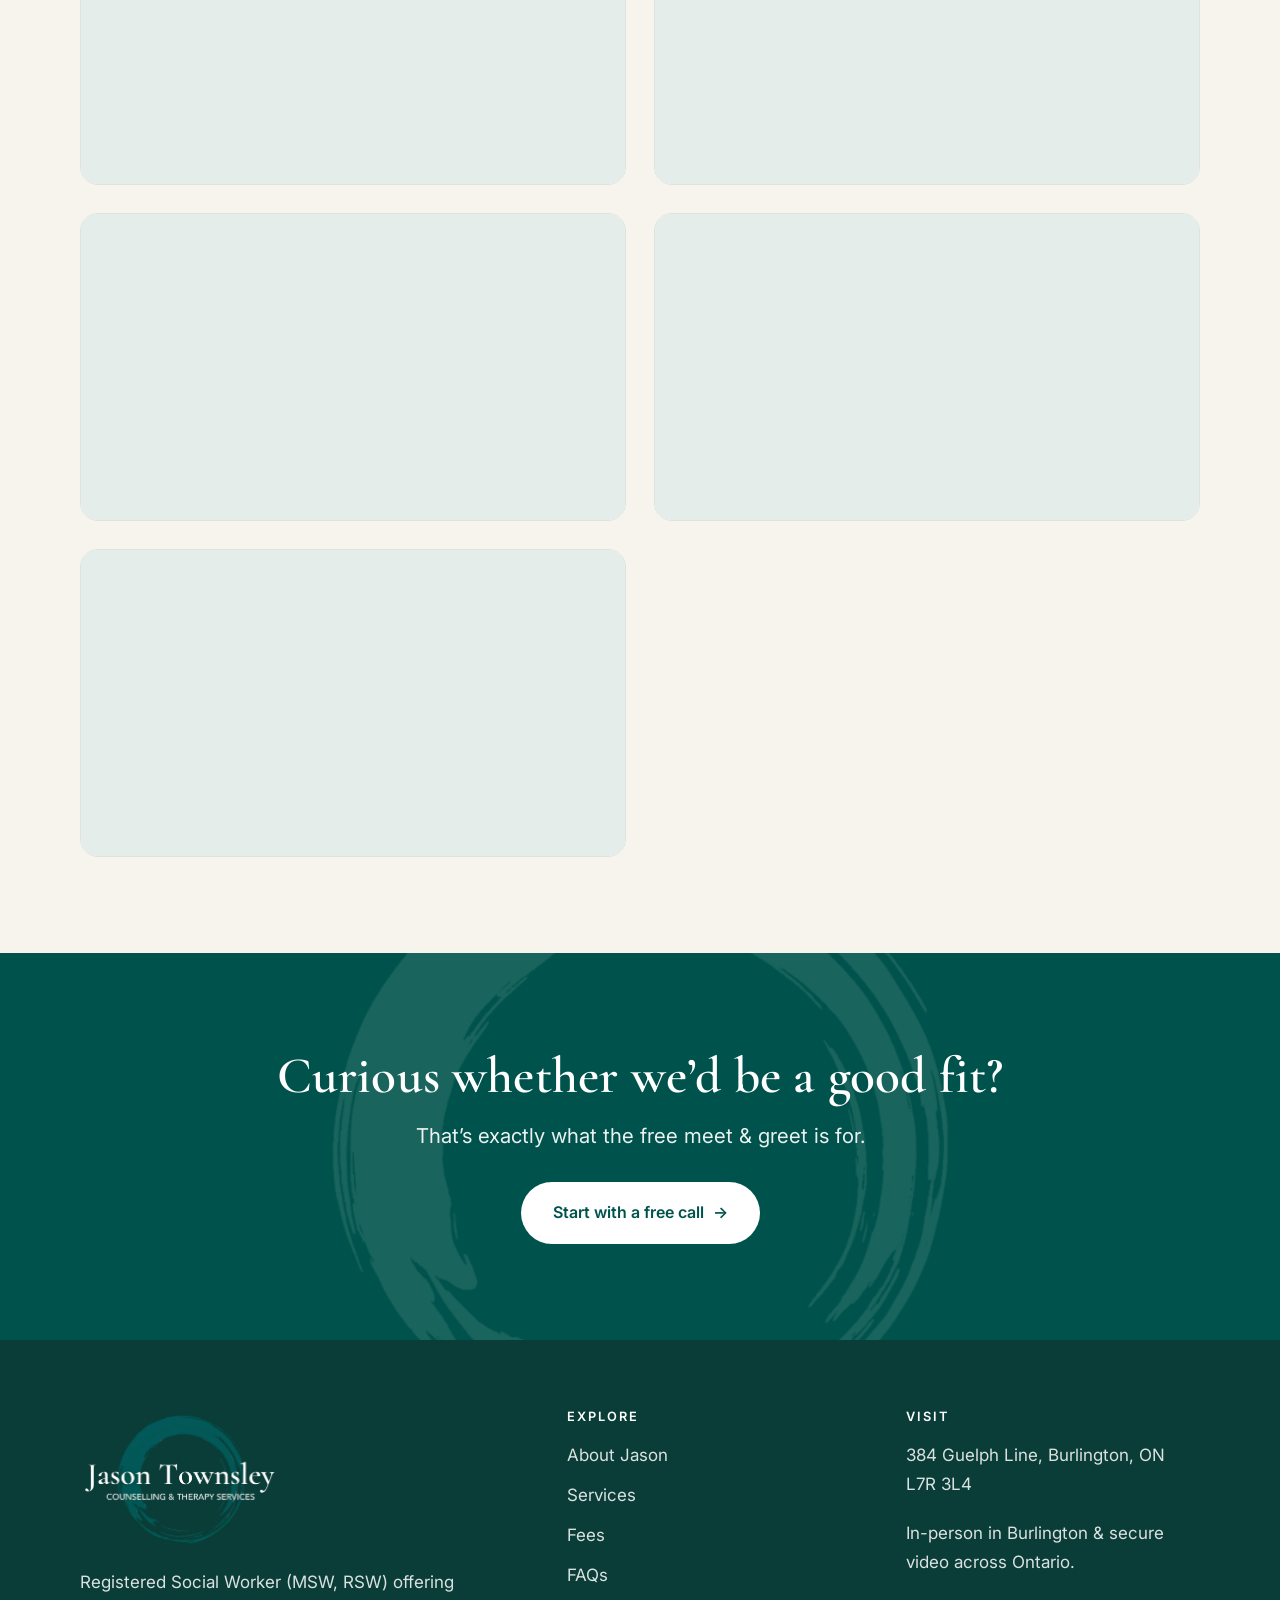
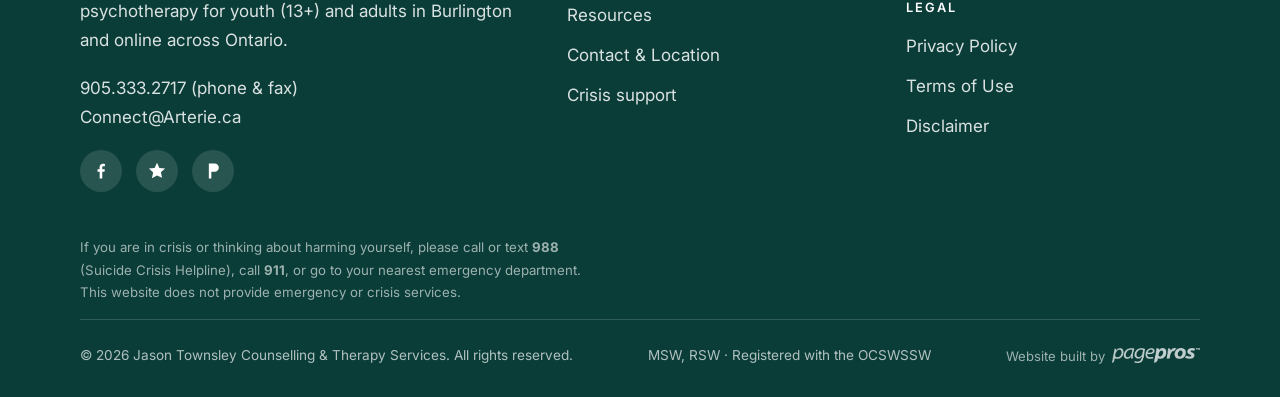
<file: about.html>
<!DOCTYPE html>
<html lang="en">
<head>
<meta charset="utf-8">
<meta name="viewport" content="width=device-width, initial-scale=1">
<title>About Jason Townsley, MSW, RSW | Male Therapist in Burlington, Ontario</title>
<meta name="description" content="Meet Jason Townsley, a Registered Social Worker with nearly 20 years of experience helping youth and adults with trauma, anxiety, and growth in Burlington and online across Ontario.">
<link rel="canonical" href="https://jasontownsley.com/about.html">
<meta name="robots" content="index, follow">
<meta name="author" content="Jason Townsley, MSW, RSW">
<meta name="geo.region" content="CA-ON">
<meta name="geo.placename" content="Burlington, Ontario">
<meta property="og:type" content="website">
<meta property="og:site_name" content="Jason Townsley Counselling &amp; Therapy Services">
<meta property="og:title" content="About Jason Townsley, MSW, RSW | Male Therapist in Burlington, Ontario">
<meta property="og:description" content="Meet Jason Townsley, a Registered Social Worker with nearly 20 years of experience helping youth and adults with trauma, anxiety, and growth in Burlington and online across Ontario.">
<meta property="og:url" content="https://jasontownsley.com/about.html">
<meta property="og:image" content="https://jasontownsley.com/assets/img/room.jpg">
<meta name="twitter:card" content="summary_large_image">
<meta name="twitter:title" content="About Jason Townsley, MSW, RSW | Male Therapist in Burlington, Ontario">
<meta name="twitter:description" content="Meet Jason Townsley, a Registered Social Worker with nearly 20 years of experience helping youth and adults with trauma, anxiety, and growth in Burlington and online across Ontario.">
<meta name="twitter:image" content="https://jasontownsley.com/assets/img/room.jpg">
<link rel="icon" href="assets/img/mark.svg">
<link rel="apple-touch-icon" href="assets/img/logo.jpg">
<link rel="preconnect" href="https://fonts.googleapis.com">
<link rel="preconnect" href="https://fonts.gstatic.com" crossorigin>
<link href="https://fonts.googleapis.com/css2?family=Cormorant+Garamond:ital,wght@0,500;0,600;0,700;1,500;1,600&family=Inter:wght@400;500;600&display=swap" rel="stylesheet">
<link rel="stylesheet" href="assets/style.css">
<script type="application/ld+json">{
  "@context":"https://schema.org",
  "@type":["MedicalBusiness","ProfessionalService"],
  "name":"Jason Townsley Counselling & Therapy Services",
  "image":"https://jasontownsley.com/assets/img/room.jpg",
  "@id":"https://jasontownsley.com",
  "url":"https://jasontownsley.com",
  "telephone":"+1-905-333-2717",
  "email":"connect@arterie.ca",
  "priceRange":"$$",
  "medicalSpecialty":"Psychiatric",
  "address":{"@type":"PostalAddress","streetAddress":"384 Guelph Line","addressLocality":"Burlington","addressRegion":"ON","postalCode":"L7R 3L4","addressCountry":"CA"},
  "geo":{"@type":"GeoCoordinates","latitude":43.3255,"longitude":-79.8003},
  "areaServed":["Burlington","Hamilton","Oakville","Waterdown","Flamborough","Halton Region","Ontario"],
  "founder":{"@type":"Person","name":"Jason Townsley","jobTitle":"Registered Social Worker (MSW, RSW)"},
  "openingHoursSpecification":[{"@type":"OpeningHoursSpecification","dayOfWeek":"Monday","opens":"10:30","closes":"20:30"},{"@type":"OpeningHoursSpecification","dayOfWeek":"Tuesday","opens":"10:30","closes":"15:30"},{"@type":"OpeningHoursSpecification","dayOfWeek":"Wednesday","opens":"10:30","closes":"20:30"},{"@type":"OpeningHoursSpecification","dayOfWeek":"Friday","opens":"10:30","closes":"16:30"}],
  "availableService":[
    {"@type":"MedicalTherapy","name":"Individual Psychotherapy for Adults (19+)"},
    {"@type":"MedicalTherapy","name":"Individual Psychotherapy for Youth (13-18)"},
    {"@type":"MedicalTherapy","name":"Free Meet & Greet Consultation"}
  ]
}</script>
</head>
<body>
<a class="skip" href="#main">Skip to content</a>
<div class="crisis-bar">If you are in immediate danger, call <strong>911</strong> or go to your nearest emergency department. In a mental health crisis? <a href="crisis.html">See all crisis lines &rarr;</a></div>
<header class="site-header">
<nav class="nav" aria-label="Main navigation">
  <a class="brand" href="index.html">
    <img class="brand-logo" src="assets/img/logo-nav.jpg" alt="Jason Townsley Counselling & Therapy Services">
  </a>
  <button class="nav-toggle" aria-label="Toggle menu" aria-expanded="false" aria-controls="nav-links">
    <span></span><span></span><span></span>
  </button>
  <ul class="nav-links" id="nav-links">
    <li><a href="index.html">Home</a></li>
    <li><a href="about.html" aria-current="page">About</a></li>
    <li><a href="services.html">Services</a></li>
    <li><a href="fees-faqs.html">Fees</a></li>
    <li><a href="faqs.html">FAQs</a></li>
    <li><a href="resources.html">Resources</a></li>
    <li><a href="contact.html">Contact</a></li>
    <li><a class="btn btn-primary nav-cta" href="https://ljtherapy.janeapp.com" target="_blank" rel="noopener" data-goal="book_meet_greet">Book a free meet &amp; greet</a></li>
  </ul>
</nav>
</header>

<main id="main">

<section class="page-hero">
  <img class="enso" src="assets/img/enso-real-sage.png" alt="" aria-hidden="true">
  <div class="wrap reveal">
    <p class="eyebrow">About Jason</p>
    <h1>Nearly 20 years<br>walking alongside people</h1>
    <p class="lead" style="max-width:52ch">Warm enough to feel safe. Honest enough to help you grow.</p>
  </div>
</section>


<section class="section">
  <div class="wrap split">
    <div class="split-media reveal">
      <div class="img-frame">
        <img src="assets/img/jason-family-hero.jpg" alt="Jason Townsley laughing with his two children in the grass" width="1800" height="1207" style="object-position:60% center">
        <span class="tag-float">MSW, RSW</span>
      </div>
    </div>
    <div class="split-body reveal">
      <p class="eyebrow">Hi, I&rsquo;m Jason</p>
      <h2>Experienced. Certified. Supportive.</h2>
      <p>I&rsquo;ve spent almost two decades as a psychotherapist, guiding teenagers and adults through life&rsquo;s toughest challenges. In a world of switching industries and changing careers, I&rsquo;m a rare breed &mdash; a long-term, one-career professional who has found immense fulfilment in this work. It&rsquo;s truly a calling that fits who I am.</p>
      <p>I&rsquo;ve supported clients in diverse settings, including hospital psychiatric units, community counselling agencies, school boards, jails and detention centres, and a private addiction centre overseas. My specialization is in treating low mood, stress, and anxiety, with a particular focus on men&rsquo;s mental health and providing a supportive space for adolescents.</p>
      <p><strong>My therapy space?</strong> A safe haven for you to land, where my training, experience, care, and capacity lead us along the journey of healing and improving the relationship with the person in your mirror.</p>
      <p><strong>My goal?</strong> To continue this fulfilling work for years to come, while balancing the joys in my own life of being a father, partner, son, and friend.</p>
    </div>
  </div>
</section>


<section class="section section-sage">
  <div class="wrap">
    <div class="section-head reveal">
      <p class="eyebrow">Education &amp; training</p>
      <h2>The background behind the care</h2>
      <p>My education spans both the science of the mind and the practice of therapy &mdash; a foundation I&rsquo;ve built on for nearly two decades.</p>
    </div>
    <div class="svc-grid reveal">
      <div class="svc"><h3>Master of Social Work (MSW)</h3><p class="len">Graduate degree</p><p>The clinical foundation of my practice as a Registered Social Worker (RSW).</p></div>
      <div class="svc"><h3>Post-Graduate Diploma in Addictions Therapy</h3><p class="len">Specialized training</p><p>Focused training in supporting clients through substance use and addiction.</p></div>
      <div class="svc"><h3>Undergraduate Degree in Biopsychology</h3><p class="len">Bachelor&rsquo;s degree</p><p>The study of how biology and the brain shape thoughts, emotions, and behaviour.</p></div>
      <div class="svc"><h3>DBT Skills Group &amp; Individual Therapist</h3><p class="len">Dialectical Behavioural Therapy</p><p>Trained to deliver DBT skills in both group and individual settings &mdash; for emotion regulation, distress tolerance, and healthier relationships.</p></div>
      <div class="svc"><h3>CBT &mdash; Advanced &amp; Multiple Trainings</h3><p class="len">Cognitive Behavioural Therapy</p><p>Advanced and ongoing training in CBT to recognize and reshape the thought patterns and behaviours that keep you stuck.</p></div>
      <div class="svc"><h3>MBSR &mdash; Advanced Training</h3><p class="len">Mindfulness-Based Stress Reduction</p><p>Advanced training in using mindfulness to reduce stress and stay grounded in the present moment.</p></div>
      <div class="svc"><h3>IFS &mdash; Ongoing Enrichment</h3><p class="len">Internal Family Systems</p><p>Continuing enrichment training in IFS, understanding and healing the different &lsquo;parts&rsquo; of ourselves with compassion.</p></div>
      <div class="svc"><h3>CPS &mdash; Certified</h3><p class="len">Collaborative Problem Solving</p><p>Certified in the Collaborative Problem Solving approach with youth and students &mdash; a compassionate way to help behaviourally challenged kids.</p></div>
    </div>
  </div>
</section>


<section class="section">
  <div class="wrap">
    <div class="section-head reveal">
      <p class="eyebrow">Credentials at a glance</p>
      <h2>You deserve to know who you&rsquo;re trusting</h2>
    </div>
    <ul class="pill-list reveal">
      <li>Master of Social Work (MSW)</li>
      <li>Registered Social Worker (RSW)</li>
      <li>Post-Grad Diploma, Addictions Therapy</li>
      <li>BSc, Biopsychology</li>
      <li>Certified DBT Skills therapist</li>
      <li>Intern therapist supervisor</li>
      <li>Registered with the OCSWSSW</li>
      <li>In practice since 2007</li>
      <li>Youth (13&ndash;18) &amp; adults (19+)</li>
      <li>Trauma &amp; attachment</li>
      <li>CBT &middot; DBT &middot; IFS &middot; EFT &middot; MBSR</li>
      <li>Flamborough Readers&rsquo; Choice &mdash; Diamond Winner</li>
    </ul>
  </div>
</section>


<section class="section section-sage" id="verified">
  <div class="wrap">
    <div class="section-head center reveal">
      <p class="eyebrow" style="justify-content:center;display:flex">Verified &amp; registered</p>
      <h2>Professional memberships</h2>
      <p>Registered and verified with recognized professional bodies and directories.</p>
    </div>
    <div class="assoc reveal">
      <a href="https://www.ocswssw.org/" target="_blank" rel="noopener">
        <svg viewBox="0 0 24 24" fill="none" stroke="currentColor" stroke-width="1.6" aria-hidden="true"><path d="M12 3l8 4v5c0 5-3.5 8-8 9-4.5-1-8-4-8-9V7z"/><path d="M9 12l2 2 4-4"/></svg>
        <span>Ontario College of Social Workers<small>OCSWSSW &middot; Registered</small></span>
      </a>
      <a href="https://www.oasw.org/" target="_blank" rel="noopener">
        <svg viewBox="0 0 24 24" fill="none" stroke="currentColor" stroke-width="1.6" aria-hidden="true"><circle cx="12" cy="8" r="4"/><path d="M4 21c0-4 3.5-7 8-7s8 3 8 7"/></svg>
        <span>Ontario Association of Social Workers<small>OASW &middot; Member</small></span>
      </a>
      <a href="https://www.psychologytoday.com/ca/therapists/jason-townsley-burlington-on/825683" target="_blank" rel="noopener">
        <svg viewBox="0 0 24 24" fill="none" stroke="currentColor" stroke-width="1.6" aria-hidden="true"><path d="M6 3h7a5 5 0 0 1 0 10H9v8H6z"/></svg>
        <span>Verified by Psychology Today<small>View my verified profile</small></span>
      </a>
      <a href="https://www.provenexpert.com/en-us/jason-townsley-counselling-therapy-services/?utm_source=seals&utm_campaign=embedded-proseal&utm_medium=profile&utm_content=23a848e2-45f1-46bf-8dc4-b9c32efb9237" target="_blank" rel="noopener">
        <svg viewBox="0 0 24 24" fill="none" stroke="currentColor" stroke-width="1.6" aria-hidden="true"><path d="M12 2l2.9 6.3 6.8.6-5.1 4.5 1.5 6.7L12 17.3 5.9 20.6l1.5-6.7L2.3 8.9l6.8-.6z"/></svg>
        <span>ProvenExpert<small>Verified reviews profile</small></span>
      </a>
    </div>
  </div>
</section>


<section class="section">
  <div class="wrap split rev">
    <div class="split-media reveal">
      <img src="assets/img/jason-office.jpg" alt="Jason Townsley in his Burlington therapy office" width="1455" height="970">
    </div>
    <div class="split-body reveal">
      <p class="eyebrow">My approach</p>
      <h2>Witnessing the human experience, in all its bittersweetness</h2>
      <p>In addition to my professional trainings and specific modalities, my practice is built on an authentic mix of compassion, humour, and curiosity. I believe good therapy isn&rsquo;t just prescriptive &mdash; it&rsquo;s about deeply witnessing the human experience, holding space for realness and rawness, and allowing you to show up exactly as you are.</p>
      <p>I apply a trauma lens to our work, recognizing the profound impact past experiences can have on your present well-being &mdash; including insights from the landmark Adverse Childhood Experiences (ACEs) study. Together, we map out the internal and external factors at play: how your inner world of thoughts, feelings, and beliefs interacts with your relationships, environment, and life experiences. I also draw heavily on attachment theory to understand how your connections with others shape your mental and emotional health.</p>
    </div>
  </div>
</section>


<section class="section section-forest">
  <div class="wrap">
    <div class="section-head reveal">
      <p class="eyebrow">How I work</p>
      <h2>Two things, held together</h2>
    </div>
    <div class="approach reveal">
      <div class="panel p-heal">
        <span class="n">The safety to heal</span>
        <h3>I&rsquo;ll never rush you</h3>
        <p>Trauma, grief, and childhood attachment wounds need a steady, patient space before anything else. We move at a pace your nervous system can trust.</p>
      </div>
      <div class="panel p-change">
        <span class="n">The honesty to change</span>
        <h3>And I won&rsquo;t let you stay stuck</h3>
        <p>When you&rsquo;re ready, I&rsquo;ll gently challenge the behaviours and mindsets that aren&rsquo;t serving you &mdash; because insight is only the beginning; living differently is the goal.</p>
      </div>
    </div>
  </div>
</section>


<!-- ============ LEVELING UP + WHAT'S ON MY NIGHT TABLE (side by side) ============ -->
<!-- TODO(Jason): Fill in each column below.
     Left  = "Leveling up": career progression & current learning (e.g. Existential psychotherapy,
             CAMH & University of Toronto curriculum). Add <li> items under the <ul>.
     Right = "What's on my night table": personal interests, books, hobbies. Add <li> items. -->
<section class="section section-sage">
  <div class="wrap">
    <div class="duo">
      <div class="duo-col reveal">
        <p class="eyebrow">Leveling up</p>
        <h2>Where I&rsquo;m growing</h2>
        <p>Good therapists never stop being students. A look at my ongoing professional growth and current learning.</p>
        <div class="duo-card">
          <h3>Coming soon</h3>
          <p class="len">Career progression &amp; current learning</p>
          <p>This section is being put together &mdash; check back soon.</p>
        </div>
      </div>
      <div class="duo-col reveal">
        <p class="eyebrow">What&rsquo;s on my night table</p>
        <h2>A little about me, outside the room</h2>
        <p>The books, interests, and things that make me, me &mdash; beyond the therapy chair.</p>
        <div class="duo-card">
          <h3>Coming soon</h3>
          <p class="len">Personal interests</p>
          <p>This section is being put together &mdash; check back soon.</p>
        </div>
      </div>
    </div>
  </div>
</section>


<section class="section">
  <div class="wrap split rev">
    <div class="split-media reveal">
      <div class="collage">
        <img class="collage-enso" src="assets/img/enso-real-sage.png" alt="" aria-hidden="true">
        <img class="collage-tall" src="assets/img/arterie-waiting.jpg" alt="The welcoming waiting room at The Arterie" width="1125" height="1500">
        <img class="collage-top" src="assets/img/arterie-sign.jpg" alt="The Arterie exterior with the practice sign, 384 Guelph Line, Burlington" width="1280" height="960">
        <img class="collage-bottom" src="assets/img/child-room.jpg" alt="A warm, welcoming therapy room at The Arterie" width="1455" height="969">
      </div>
    </div>
    <div class="split-body reveal">
      <p class="eyebrow">The space</p>
      <h2>A cozy, welcoming sanctuary</h2>
      <p>I offer in-person sessions out of <strong>The Arterie</strong>, a shared space in Burlington dedicated to psychotherapy. It&rsquo;s a beautifully renovated house that feels like a cozy, welcoming sanctuary &mdash; home to a wonderful collective of diverse therapists.</p>
      <p>For clients across the province, I also provide convenient and secure virtual sessions. When you&rsquo;re ready, send me a message: I&rsquo;ll be here waiting for you.</p>
      <p class="arterie-note">Proudly practising at</p>
      <img class="arterie-logo" src="assets/img/arterie-logo-dark.png" alt="The Arterie — Psychotherapy &amp; Creativity">
      <a class="btn btn-primary" href="https://ljtherapy.janeapp.com" target="_blank" rel="noopener" data-goal="book_meet_greet" style="margin-top:22px">Book a free meet &amp; greet <span class="arw" aria-hidden="true">&rarr;</span></a>
    </div>
  </div>
</section>


<section class="section" id="videos">
  <div class="wrap">
    <div class="section-head center reveal">
      <p class="eyebrow" style="justify-content:center;display:flex">Hear from me</p>
      <h2>Get to know me a little</h2>
      <p>A few short videos (recorded in 2021) so you can get a feel for who I am and how I work before we ever meet.</p>
    </div>
    <div class="video-grid reveal">
      <div class="video-card"><div class="frame"><iframe src="https://www.youtube-nocookie.com/embed/LV-_Bzek9Vs" title="Jason Townsley — introduction" loading="lazy" allowfullscreen referrerpolicy="strict-origin-when-cross-origin"></iframe></div></div>
      <div class="video-card"><div class="frame"><iframe src="https://www.youtube-nocookie.com/embed/3OeanzXdS5E" title="Jason Townsley — a message for you" loading="lazy" allowfullscreen referrerpolicy="strict-origin-when-cross-origin"></iframe></div></div>
      <div class="video-card"><div class="frame"><iframe src="https://www.youtube-nocookie.com/embed/aMgH2emHA3k" title="Jason Townsley — on therapy" loading="lazy" allowfullscreen referrerpolicy="strict-origin-when-cross-origin"></iframe></div></div>
      <div class="video-card"><div class="frame"><iframe src="https://www.youtube-nocookie.com/embed/mOxMM37bKhw" title="Jason Townsley — how I work" loading="lazy" allowfullscreen referrerpolicy="strict-origin-when-cross-origin"></iframe></div></div>
      <div class="video-card"><div class="frame"><iframe src="https://www.youtube-nocookie.com/embed/_hO8uwmNjVw" title="Jason Townsley — what to expect" loading="lazy" allowfullscreen referrerpolicy="strict-origin-when-cross-origin"></iframe></div></div>
      <div class="video-card"><div class="frame"><iframe src="https://www.youtube-nocookie.com/embed/jNit9E-9fpQ" title="Jason Townsley — a few words" loading="lazy" allowfullscreen referrerpolicy="strict-origin-when-cross-origin"></iframe></div></div>
      <div class="video-card"><div class="frame"><iframe src="https://www.youtube-nocookie.com/embed/l--sXYaqYLY" title="Jason Townsley — welcome" loading="lazy" allowfullscreen referrerpolicy="strict-origin-when-cross-origin"></iframe></div></div>
    </div>
  </div>
</section>


<section class="cta-band">
  <img class="enso" src="assets/img/enso-real-white.png" alt="" aria-hidden="true">
  <div class="wrap">
    <h2>Curious whether we&rsquo;d be a good fit?</h2>
    <p class="lead">That&rsquo;s exactly what the free meet &amp; greet is for.</p>
    <a class="btn btn-light" href="contact.html">Start with a free call <span class="arw" aria-hidden="true">&rarr;</span></a>
  </div>
</section>
</main>
<footer class="site-footer">
<div class="wrap">
  <div class="footer-grid">
    <div>
      <div class="footer-brand"><img class="footer-logo" src="assets/img/logo-white.png" alt="Jason Townsley Counselling & Therapy Services"></div>
      <p>Registered Social Worker (MSW, RSW) offering psychotherapy for youth&nbsp;(13+) and adults in Burlington and online across Ontario.</p>
      <p class="mb0"><a href="tel:19053332717">905.333.2717</a> (phone &amp; fax)<br><a href="mailto:Connect@Arterie.ca">Connect@Arterie.ca</a></p>
      <div class="social-row">
        <a href="https://www.facebook.com/JasonTownsleyTherapyServices" target="_blank" rel="noopener" aria-label="Facebook">
          <svg viewBox="0 0 24 24" aria-hidden="true"><path d="M13.5 21v-8h2.7l.4-3.1h-3.1V7.9c0-.9.3-1.5 1.6-1.5h1.6V3.6c-.8-.1-1.6-.2-2.4-.2-2.4 0-4 1.5-4 4.1v2.3H7.8V13h2.6v8z"/></svg>
        </a>
        <a href="https://www.provenexpert.com/en-us/jason-townsley-counselling-therapy-services/" target="_blank" rel="noopener" aria-label="ProvenExpert reviews" title="ProvenExpert">
          <svg viewBox="0 0 24 24" aria-hidden="true"><path d="M12 2l2.9 6.3 6.8.6-5.1 4.5 1.5 6.7L12 17.3 5.9 20.6l1.5-6.7L2.3 8.9l6.8-.6z"/></svg>
        </a>
      
        <a href="https://www.psychologytoday.com/ca/therapists/jason-townsley-burlington-on/825683" target="_blank" rel="noopener" aria-label="Psychology Today profile" title="Psychology Today">
          <svg viewBox="0 0 24 24" aria-hidden="true"><path d="M7 3h7a5 5 0 0 1 0 10h-4v8H7z"/></svg>
        </a>
      </div>
    </div>
    <div>
      <h4>Explore</h4>
      <ul class="footer-nav">
        <li><a href="about.html">About Jason</a></li>
        <li><a href="services.html">Services</a></li>
        <li><a href="fees-faqs.html">Fees</a></li>
    <li><a href="faqs.html">FAQs</a></li>
        <li><a href="resources.html">Resources</a></li>
        <li><a href="contact.html">Contact &amp; Location</a></li>
        <li><a href="crisis.html">Crisis support</a></li>
      </ul>
    </div>
    <div>
      <h4>Visit</h4>
      <p>384 Guelph Line, Burlington, ON L7R 3L4</p>
      <p style="margin-top:10px">In-person in Burlington &amp; secure video across Ontario.</p>
      <h4 style="margin-top:24px">Legal</h4>
      <ul class="footer-nav">
        <li><a href="privacy-policy.html">Privacy Policy</a></li>
        <li><a href="terms-of-use.html">Terms of Use</a></li>
        <li><a href="disclaimer.html">Disclaimer</a></li>
      </ul>
    </div>
  </div>
  <p class="disclaimer">If you are in crisis or thinking about harming yourself, please call or text <strong>988</strong> (Suicide Crisis Helpline), call <strong>911</strong>, or go to your nearest emergency department. This website does not provide emergency or crisis services.</p>
  <div class="footer-bottom">
    <span>&copy; 2026 Jason Townsley Counselling &amp; Therapy Services. All rights reserved.</span>
    <span>MSW, RSW &middot; Registered with the <a href="https://www.ocswssw.org/" target="_blank" rel="noopener">OCSWSSW</a></span>
    <span class="built-by">Website built by <a href="https://pagepros.io" target="_blank" rel="noopener" aria-label="PagePros - pagepros.io"><img src="assets/img/pagepros-logo-white.png" alt="PagePros"></a></span>
  </div>
</div>
</footer>
<script src="assets/main.js"></script>
</body>
</html>
</file>
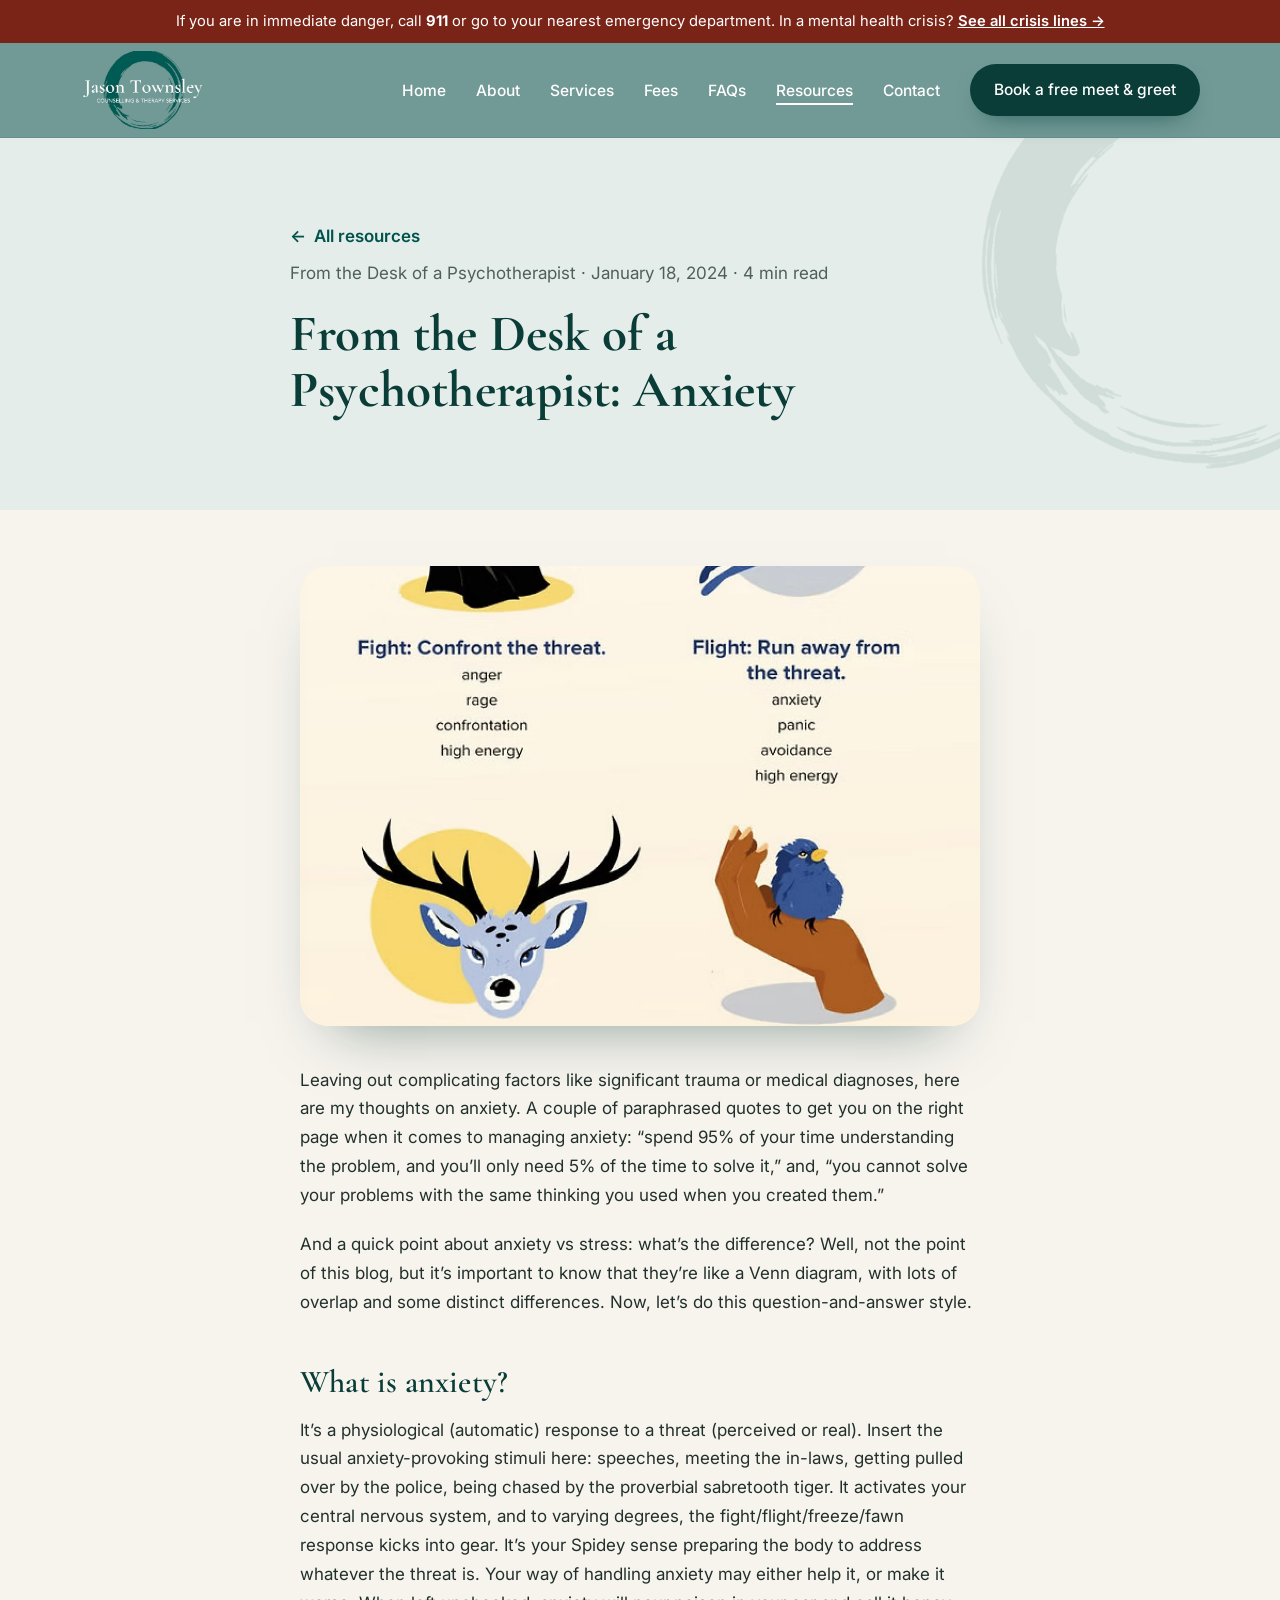
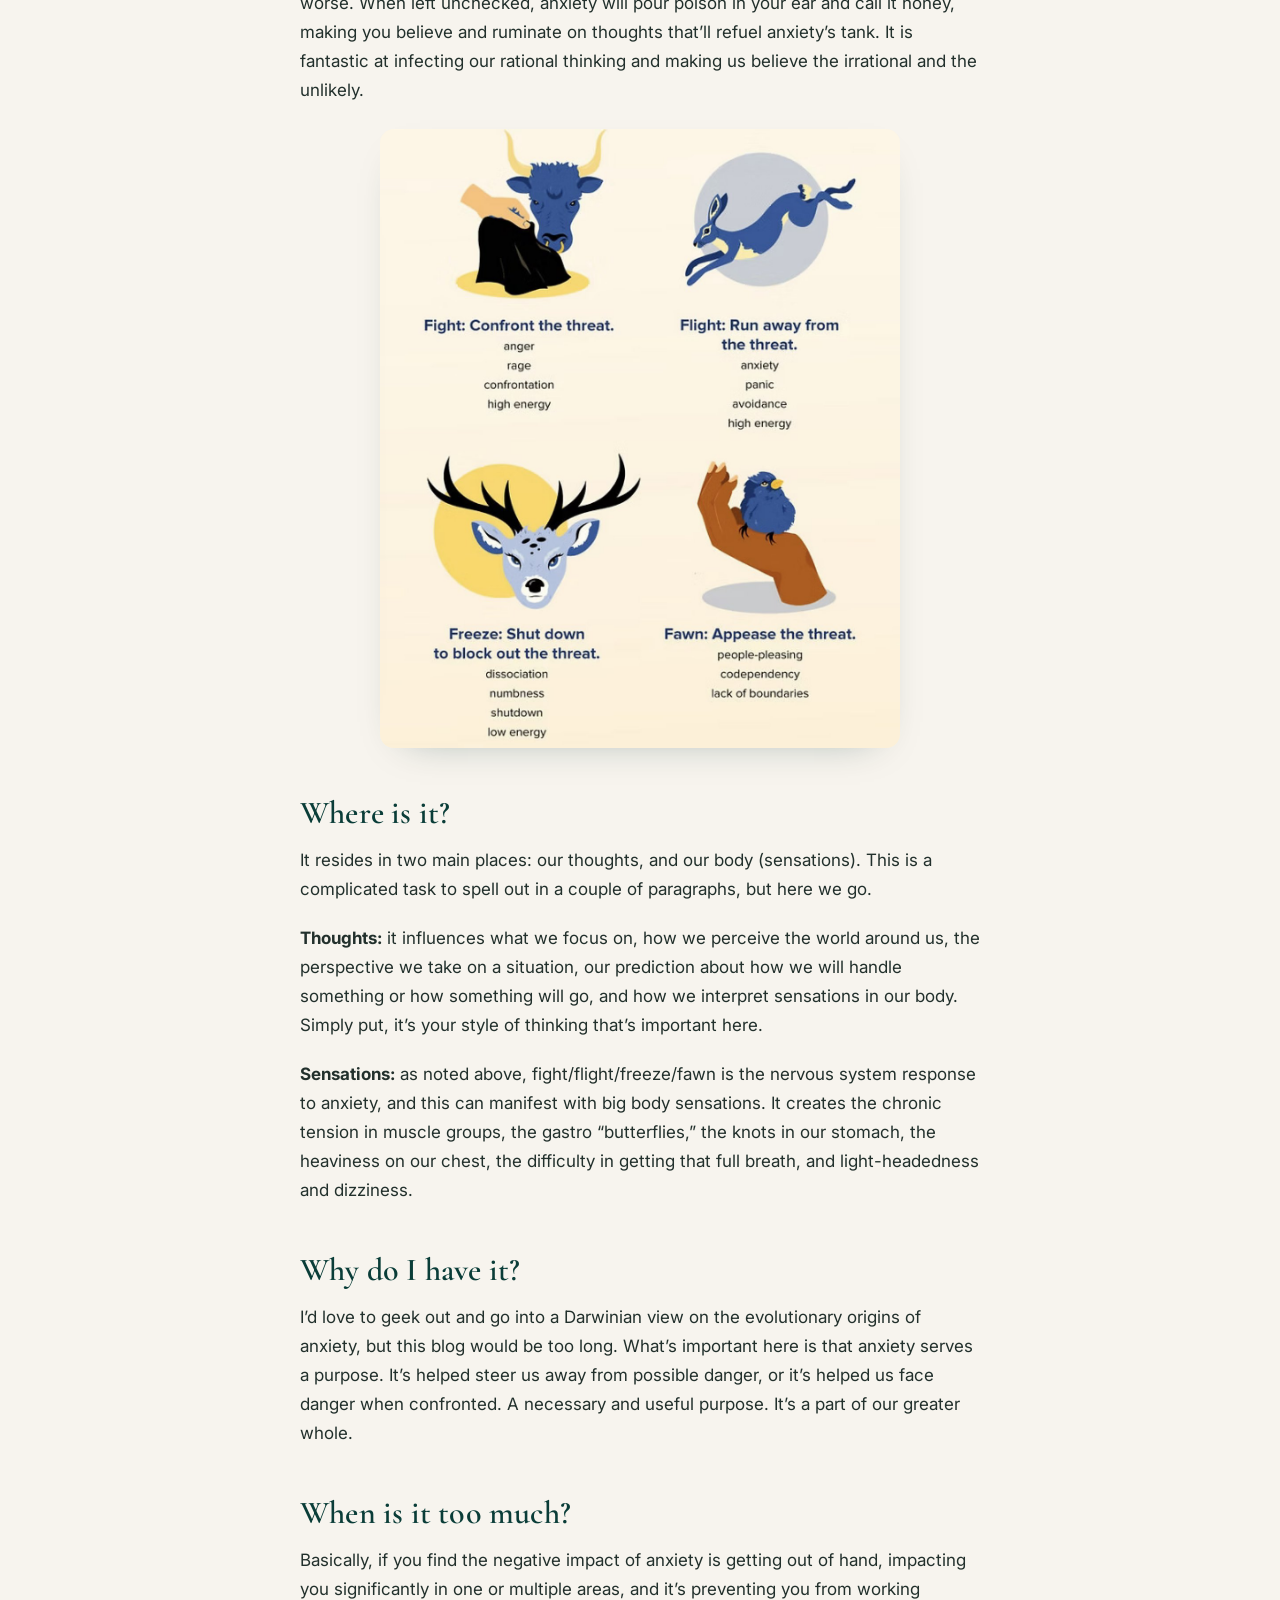
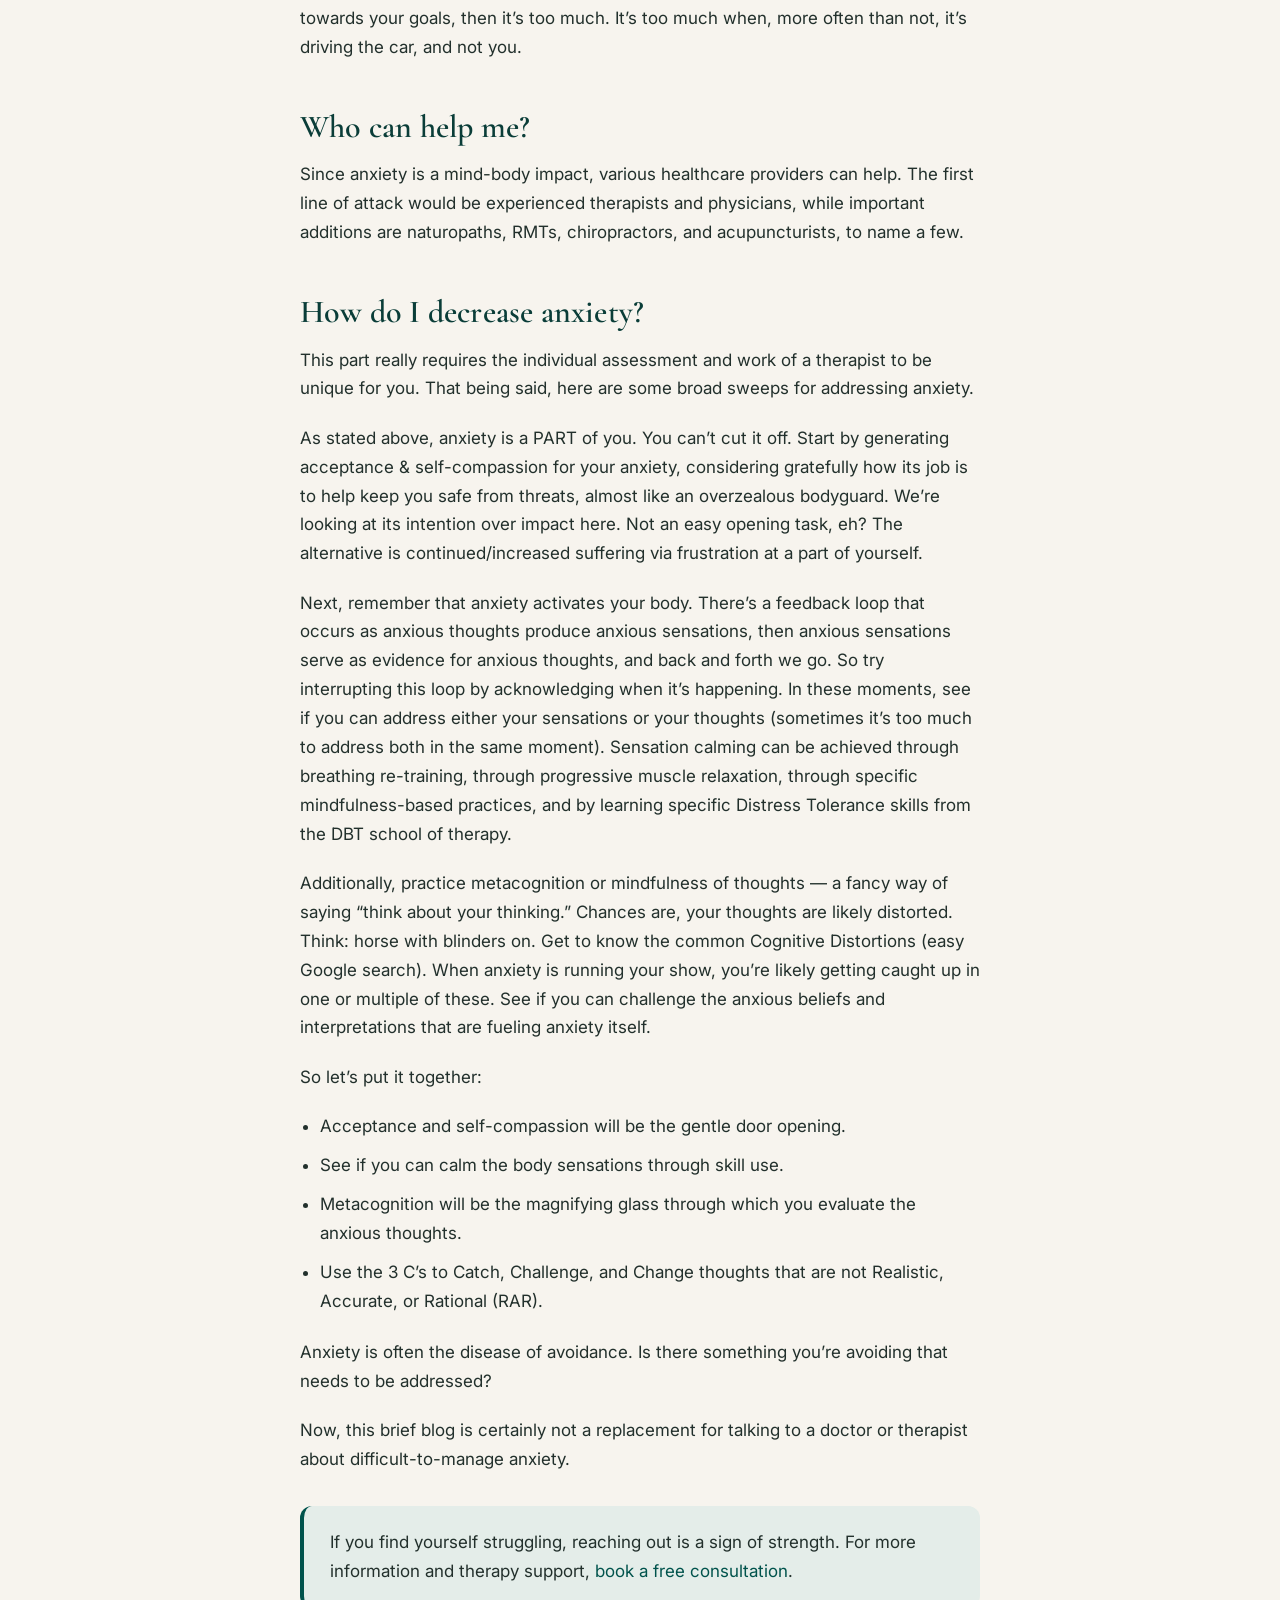
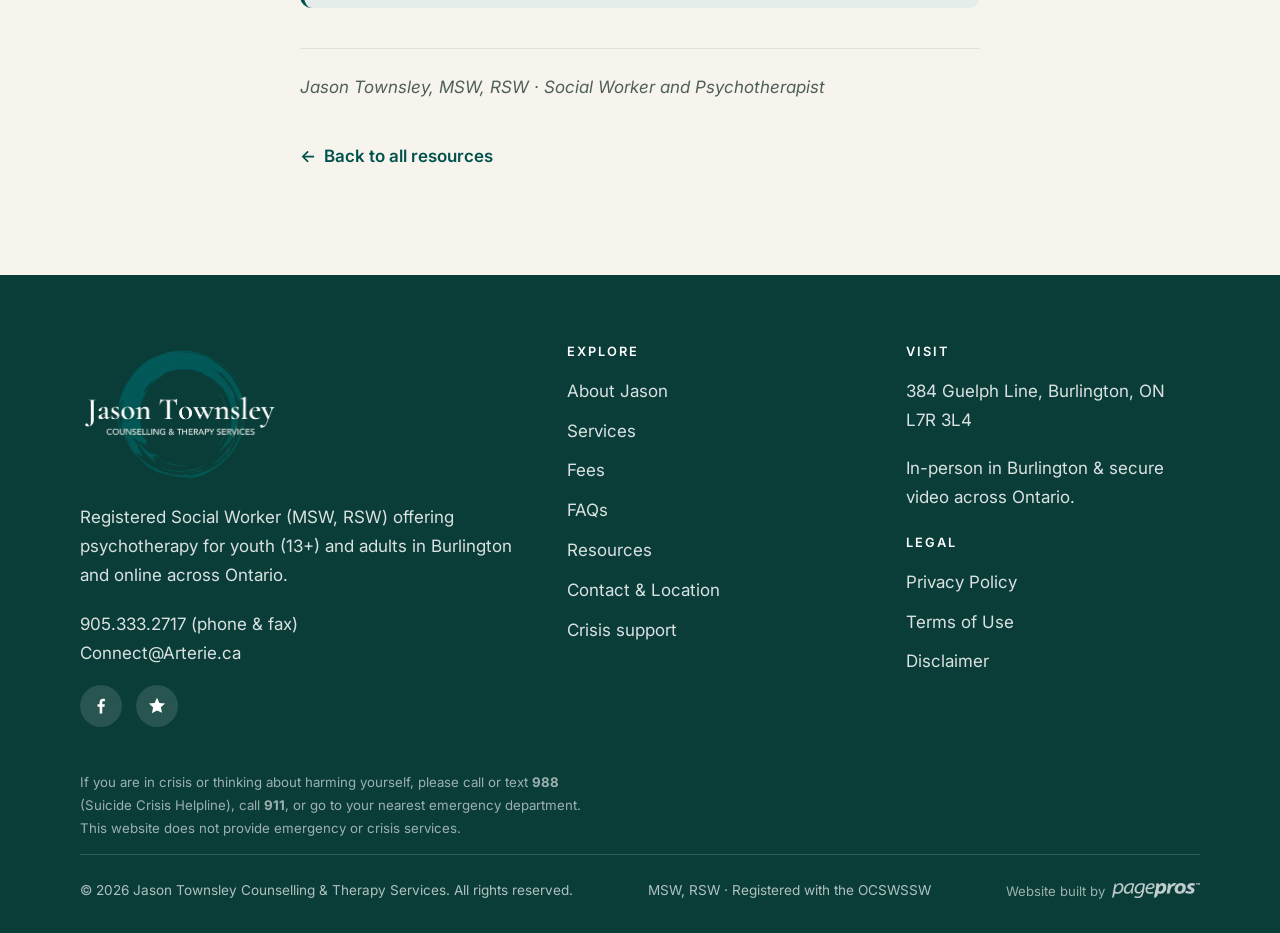
<file: blog-anxiety.html>
<!DOCTYPE html>
<html lang="en">
<head>
<meta charset="utf-8">
<meta name="viewport" content="width=device-width, initial-scale=1">
<title>From the Desk of a Psychotherapist: Anxiety | Jason Townsley Counselling</title>
<meta name="description" content="A Burlington psychotherapist's practical, compassionate guide to understanding anxiety — what it is, where it lives in the mind and body, and how to begin decreasing it.">
<link rel="canonical" href="https://jasontownsley.com/blog-anxiety.html">
<meta name="robots" content="index, follow">
<meta name="author" content="Jason Townsley, MSW, RSW">
<meta property="og:type" content="article">
<meta property="og:site_name" content="Jason Townsley Counselling &amp; Therapy Services">
<meta property="og:title" content="From the Desk of a Psychotherapist: Anxiety">
<meta property="og:description" content="A Burlington psychotherapist's practical, compassionate guide to understanding anxiety — what it is, where it lives in the mind and body, and how to begin decreasing it.">
<meta property="og:url" content="https://jasontownsley.com/blog-anxiety.html">
<meta property="og:image" content="https://jasontownsley.com/assets/img/blog-anxiety.jpg">
<meta name="twitter:card" content="summary_large_image">
<meta name="twitter:title" content="From the Desk of a Psychotherapist: Anxiety">
<meta name="twitter:description" content="A Burlington psychotherapist's practical, compassionate guide to understanding anxiety — what it is, where it lives in the mind and body, and how to begin decreasing it.">
<meta name="twitter:image" content="https://jasontownsley.com/assets/img/blog-anxiety.jpg">
<link rel="icon" href="assets/img/mark.svg">
<link rel="apple-touch-icon" href="assets/img/logo.jpg">
<link rel="preconnect" href="https://fonts.googleapis.com">
<link rel="preconnect" href="https://fonts.gstatic.com" crossorigin>
<link href="https://fonts.googleapis.com/css2?family=Cormorant+Garamond:ital,wght@0,500;0,600;0,700;1,500;1,600&family=Inter:wght@400;500;600&display=swap" rel="stylesheet">
<link rel="stylesheet" href="assets/style.css">
<script type="application/ld+json">{"@context":"https://schema.org","@type":"BlogPosting","headline":"From the Desk of a Psychotherapist: Anxiety","datePublished":"2024-01-18","author":{"@type":"Person","name":"Jason Townsley","jobTitle":"Registered Social Worker (MSW, RSW)"},"publisher":{"@type":"Organization","name":"Jason Townsley Counselling & Therapy Services"},"image":"https://jasontownsley.com/assets/img/blog-anxiety.jpg","mainEntityOfPage":"https://jasontownsley.com/blog-anxiety.html"}</script>
</head>
<body>
<a class="skip" href="#main">Skip to content</a>
<div class="crisis-bar">If you are in immediate danger, call <strong>911</strong> or go to your nearest emergency department. In a mental health crisis? <a href="crisis.html">See all crisis lines &rarr;</a></div>
<header class="site-header">
<nav class="nav" aria-label="Main navigation">
  <a class="brand" href="index.html"><img class="brand-logo" src="assets/img/logo-nav.jpg" alt="Jason Townsley Counselling & Therapy Services"></a>
  <button class="nav-toggle" aria-label="Toggle menu" aria-expanded="false" aria-controls="nav-links"><span></span><span></span><span></span></button>
  <ul class="nav-links" id="nav-links">
    <li><a href="index.html">Home</a></li>
    <li><a href="about.html">About</a></li>
    <li><a href="services.html">Services</a></li>
    <li><a href="fees-faqs.html">Fees</a></li>
    <li><a href="faqs.html">FAQs</a></li>
    <li><a href="resources.html" aria-current="page">Resources</a></li>
    <li><a href="contact.html">Contact</a></li>
    <li><a class="btn btn-primary nav-cta" href="https://ljtherapy.janeapp.com" target="_blank" rel="noopener" data-goal="book_meet_greet">Book a free meet &amp; greet</a></li>
  </ul>
</nav>
</header>
<main id="main">
<section class="page-hero">
  <img class="enso" src="assets/img/enso-real-sage.png" alt="" aria-hidden="true">
  <div class="wrap reveal" style="max-width:780px">
    <a class="back-link" href="resources.html"><span aria-hidden="true">&larr;</span> All resources</a>
    <p class="meta"><span class="cat">From the Desk of a Psychotherapist</span> &middot; <span>January 18, 2024</span> &middot; <span>4 min read</span></p>
    <h1 style="font-size:clamp(2rem,4.5vw,3.2rem)">From the Desk of a Psychotherapist: Anxiety</h1>
  </div>
</section>
<section class="section" style="padding-top:56px">
  <div class="wrap article reveal">
    <img class="article-hero-img" src="assets/img/blog-anxiety.jpg" alt="From the Desk of a Psychotherapist: Anxiety">
    
<p>Leaving out complicating factors like significant trauma or medical diagnoses, here are my thoughts on anxiety. A couple of paraphrased quotes to get you on the right page when it comes to managing anxiety: &ldquo;spend 95% of your time understanding the problem, and you&rsquo;ll only need 5% of the time to solve it,&rdquo; and, &ldquo;you cannot solve your problems with the same thinking you used when you created them.&rdquo;</p>
<p>And a quick point about anxiety vs stress: what&rsquo;s the difference? Well, not the point of this blog, but it&rsquo;s important to know that they&rsquo;re like a Venn diagram, with lots of overlap and some distinct differences. Now, let&rsquo;s do this question-and-answer style.</p>
<h2>What is anxiety?</h2>
<p>It&rsquo;s a physiological (automatic) response to a threat (perceived or real). Insert the usual anxiety-provoking stimuli here: speeches, meeting the in-laws, getting pulled over by the police, being chased by the proverbial sabretooth tiger. It activates your central nervous system, and to varying degrees, the fight/flight/freeze/fawn response kicks into gear. It&rsquo;s your Spidey sense preparing the body to address whatever the threat is. Your way of handling anxiety may either help it, or make it worse. When left unchecked, anxiety will pour poison in your ear and call it honey, making you believe and ruminate on thoughts that&rsquo;ll refuel anxiety&rsquo;s tank. It is fantastic at infecting our rational thinking and making us believe the irrational and the unlikely.</p>
<img class="article-inline-img" src="assets/img/blog-anxiety.jpg" alt="The four threat responses: fight, flight, freeze, and fawn">
<h2>Where is it?</h2>
<p>It resides in two main places: our thoughts, and our body (sensations). This is a complicated task to spell out in a couple of paragraphs, but here we go.</p>
<p><strong>Thoughts:</strong> it influences what we focus on, how we perceive the world around us, the perspective we take on a situation, our prediction about how we will handle something or how something will go, and how we interpret sensations in our body. Simply put, it&rsquo;s your style of thinking that&rsquo;s important here.</p>
<p><strong>Sensations:</strong> as noted above, fight/flight/freeze/fawn is the nervous system response to anxiety, and this can manifest with big body sensations. It creates the chronic tension in muscle groups, the gastro &ldquo;butterflies,&rdquo; the knots in our stomach, the heaviness on our chest, the difficulty in getting that full breath, and light-headedness and dizziness.</p>
<h2>Why do I have it?</h2>
<p>I&rsquo;d love to geek out and go into a Darwinian view on the evolutionary origins of anxiety, but this blog would be too long. What&rsquo;s important here is that anxiety serves a purpose. It&rsquo;s helped steer us away from possible danger, or it&rsquo;s helped us face danger when confronted. A necessary and useful purpose. It&rsquo;s a part of our greater whole.</p>
<h2>When is it too much?</h2>
<p>Basically, if you find the negative impact of anxiety is getting out of hand, impacting you significantly in one or multiple areas, and it&rsquo;s preventing you from working towards your goals, then it&rsquo;s too much. It&rsquo;s too much when, more often than not, it&rsquo;s driving the car, and not you.</p>
<h2>Who can help me?</h2>
<p>Since anxiety is a mind-body impact, various healthcare providers can help. The first line of attack would be experienced therapists and physicians, while important additions are naturopaths, RMTs, chiropractors, and acupuncturists, to name a few.</p>
<h2>How do I decrease anxiety?</h2>
<p>This part really requires the individual assessment and work of a therapist to be unique for you. That being said, here are some broad sweeps for addressing anxiety.</p>
<p>As stated above, anxiety is a PART of you. You can&rsquo;t cut it off. Start by generating acceptance &amp; self-compassion for your anxiety, considering gratefully how its job is to help keep you safe from threats, almost like an overzealous bodyguard. We&rsquo;re looking at its intention over impact here. Not an easy opening task, eh? The alternative is continued/increased suffering via frustration at a part of yourself.</p>
<p>Next, remember that anxiety activates your body. There&rsquo;s a feedback loop that occurs as anxious thoughts produce anxious sensations, then anxious sensations serve as evidence for anxious thoughts, and back and forth we go. So try interrupting this loop by acknowledging when it&rsquo;s happening. In these moments, see if you can address either your sensations or your thoughts (sometimes it&rsquo;s too much to address both in the same moment). Sensation calming can be achieved through breathing re-training, through progressive muscle relaxation, through specific mindfulness-based practices, and by learning specific Distress Tolerance skills from the DBT school of therapy.</p>
<p>Additionally, practice metacognition or mindfulness of thoughts &mdash; a fancy way of saying &ldquo;think about your thinking.&rdquo; Chances are, your thoughts are likely distorted. Think: horse with blinders on. Get to know the common Cognitive Distortions (easy Google search). When anxiety is running your show, you&rsquo;re likely getting caught up in one or multiple of these. See if you can challenge the anxious beliefs and interpretations that are fueling anxiety itself.</p>
<p>So let&rsquo;s put it together:</p>
<ul>
  <li>Acceptance and self-compassion will be the gentle door opening.</li>
  <li>See if you can calm the body sensations through skill use.</li>
  <li>Metacognition will be the magnifying glass through which you evaluate the anxious thoughts.</li>
  <li>Use the 3 C&rsquo;s to Catch, Challenge, and Change thoughts that are not Realistic, Accurate, or Rational (RAR).</li>
</ul>
<p>Anxiety is often the disease of avoidance. Is there something you&rsquo;re avoiding that needs to be addressed?</p>
<p>Now, this brief blog is certainly not a replacement for talking to a doctor or therapist about difficult-to-manage anxiety.</p>

    <div class="callout">
      <p>If you find yourself struggling, reaching out is a sign of strength. For more information and therapy support, <a href="https://ljtherapy.janeapp.com" target="_blank" rel="noopener" data-goal="book_meet_greet">book a free consultation</a>.</p>
    </div>
    <p class="signoff">Jason Townsley, MSW, RSW &middot; Social Worker and Psychotherapist</p>
    <a class="back-link" href="resources.html" style="margin-top:20px"><span aria-hidden="true">&larr;</span> Back to all resources</a>
  </div>
</section>
</main>
<footer class="site-footer">
<div class="wrap">
  <div class="footer-grid">
    <div>
      <div class="footer-brand"><img class="footer-logo" src="assets/img/logo-white.png" alt="Jason Townsley Counselling & Therapy Services"></div>
      <p>Registered Social Worker (MSW, RSW) offering psychotherapy for youth&nbsp;(13+) and adults in Burlington and online across Ontario.</p>
      <p class="mb0"><a href="tel:19053332717">905.333.2717</a> (phone &amp; fax)<br><a href="mailto:Connect@Arterie.ca">Connect@Arterie.ca</a></p>
      <div class="social-row">
        <a href="https://www.facebook.com/JasonTownsleyTherapyServices" target="_blank" rel="noopener" aria-label="Facebook"><svg viewBox="0 0 24 24" aria-hidden="true"><path d="M13.5 21v-8h2.7l.4-3.1h-3.1V7.9c0-.9.3-1.5 1.6-1.5h1.6V3.6c-.8-.1-1.6-.2-2.4-.2-2.4 0-4 1.5-4 4.1v2.3H7.8V13h2.6v8z"/></svg></a>
        <a href="https://www.provenexpert.com/en-us/jason-townsley-counselling-therapy-services/" target="_blank" rel="noopener" aria-label="ProvenExpert reviews"><svg viewBox="0 0 24 24" aria-hidden="true"><path d="M12 2l2.9 6.3 6.8.6-5.1 4.5 1.5 6.7L12 17.3 5.9 20.6l1.5-6.7L2.3 8.9l6.8-.6z"/></svg></a>
      </div>
    </div>
    <div>
      <h4>Explore</h4>
      <ul class="footer-nav">
        <li><a href="about.html">About Jason</a></li>
        <li><a href="services.html">Services</a></li>
        <li><a href="fees-faqs.html">Fees</a></li>
    <li><a href="faqs.html">FAQs</a></li>
        <li><a href="resources.html">Resources</a></li>
        <li><a href="contact.html">Contact &amp; Location</a></li>
        <li><a href="crisis.html">Crisis support</a></li>
      </ul>
    </div>
    <div>
      <h4>Visit</h4>
      <p>384 Guelph Line, Burlington, ON L7R 3L4</p>
      <p style="margin-top:10px">In-person in Burlington &amp; secure video across Ontario.</p>
      <h4 style="margin-top:24px">Legal</h4>
      <ul class="footer-nav">
        <li><a href="privacy-policy.html">Privacy Policy</a></li>
        <li><a href="terms-of-use.html">Terms of Use</a></li>
        <li><a href="disclaimer.html">Disclaimer</a></li>
      </ul>
    </div>
  </div>
  <p class="disclaimer">If you are in crisis or thinking about harming yourself, please call or text <strong>988</strong> (Suicide Crisis Helpline), call <strong>911</strong>, or go to your nearest emergency department. This website does not provide emergency or crisis services.</p>
  <div class="footer-bottom">
    <span>&copy; 2026 Jason Townsley Counselling &amp; Therapy Services. All rights reserved.</span>
    <span>MSW, RSW &middot; Registered with the <a href="https://www.ocswssw.org/" target="_blank" rel="noopener">OCSWSSW</a></span>
    <span class="built-by">Website built by <a href="https://pagepros.io" target="_blank" rel="noopener" aria-label="PagePros - pagepros.io"><img src="assets/img/pagepros-logo-white.png" alt="PagePros"></a></span>
  </div>
</div>
</footer>
<script src="assets/main.js"></script>
</body>
</html>
</file>
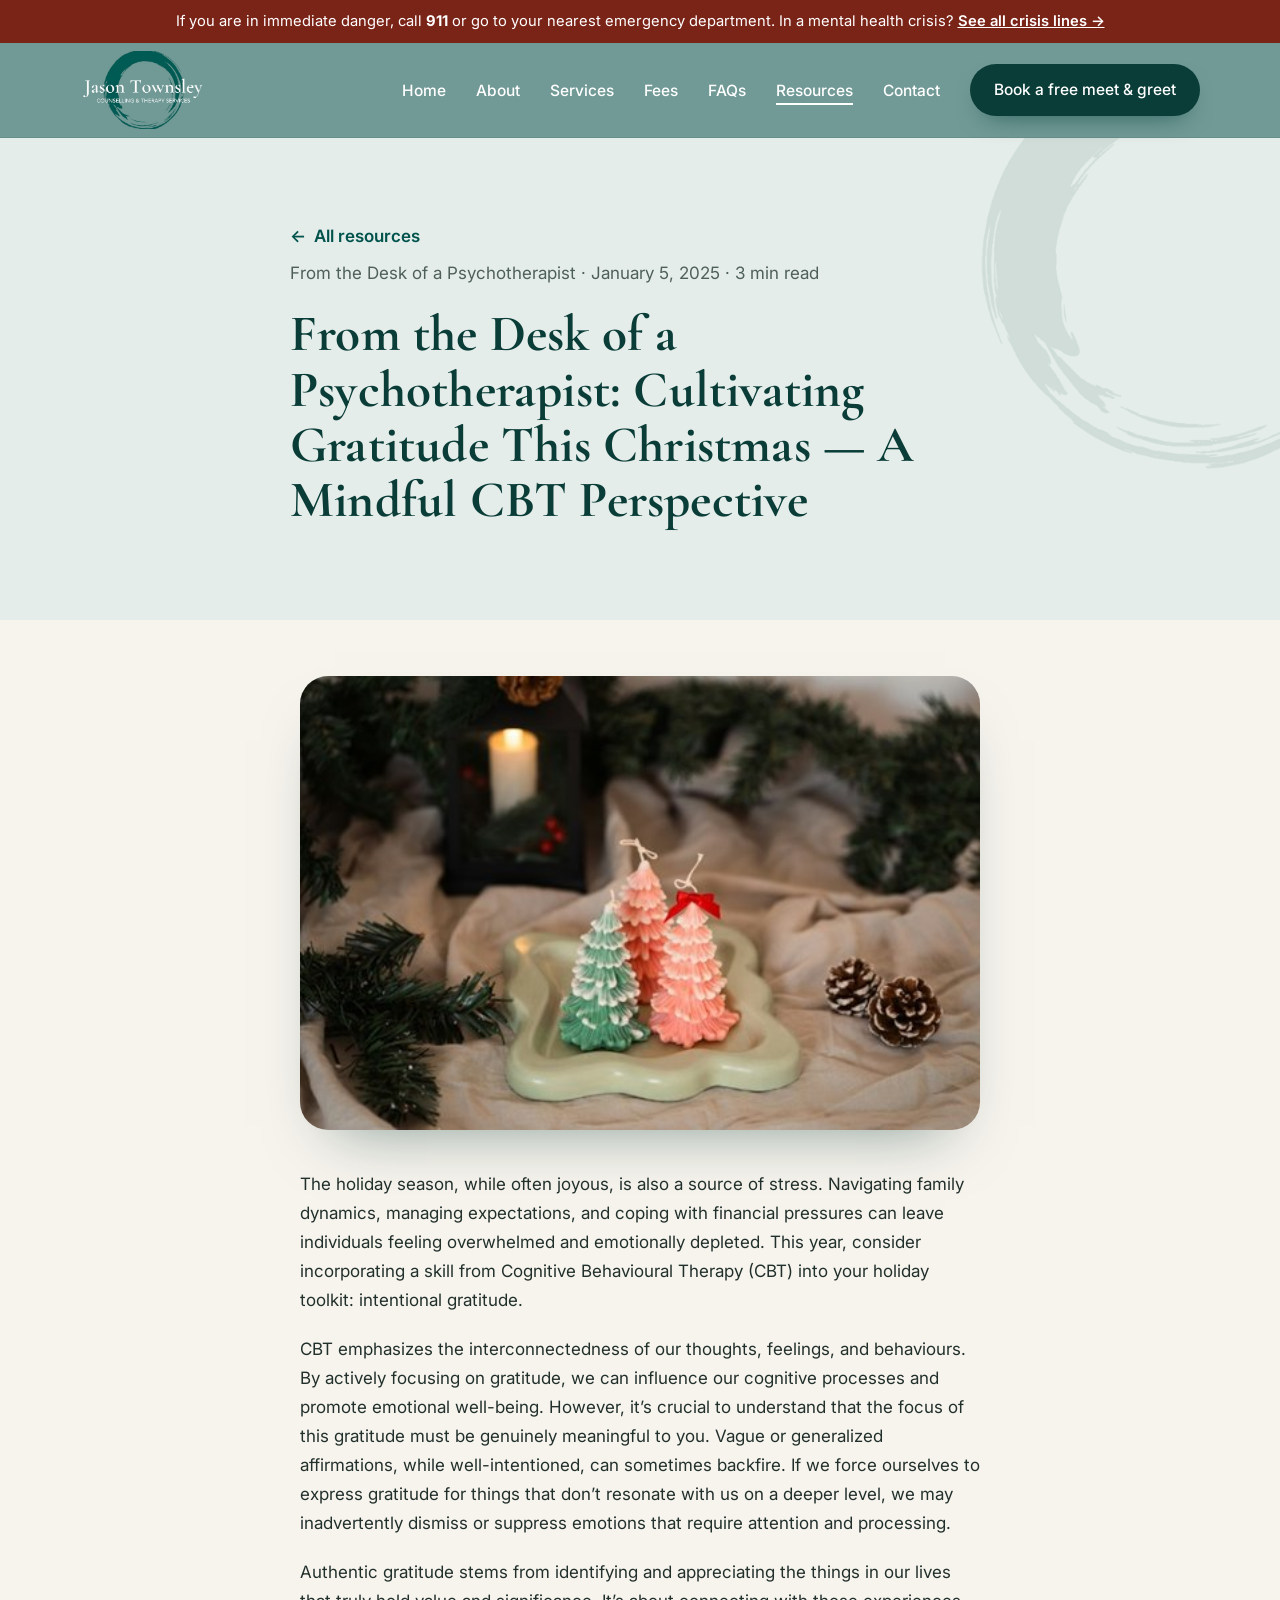
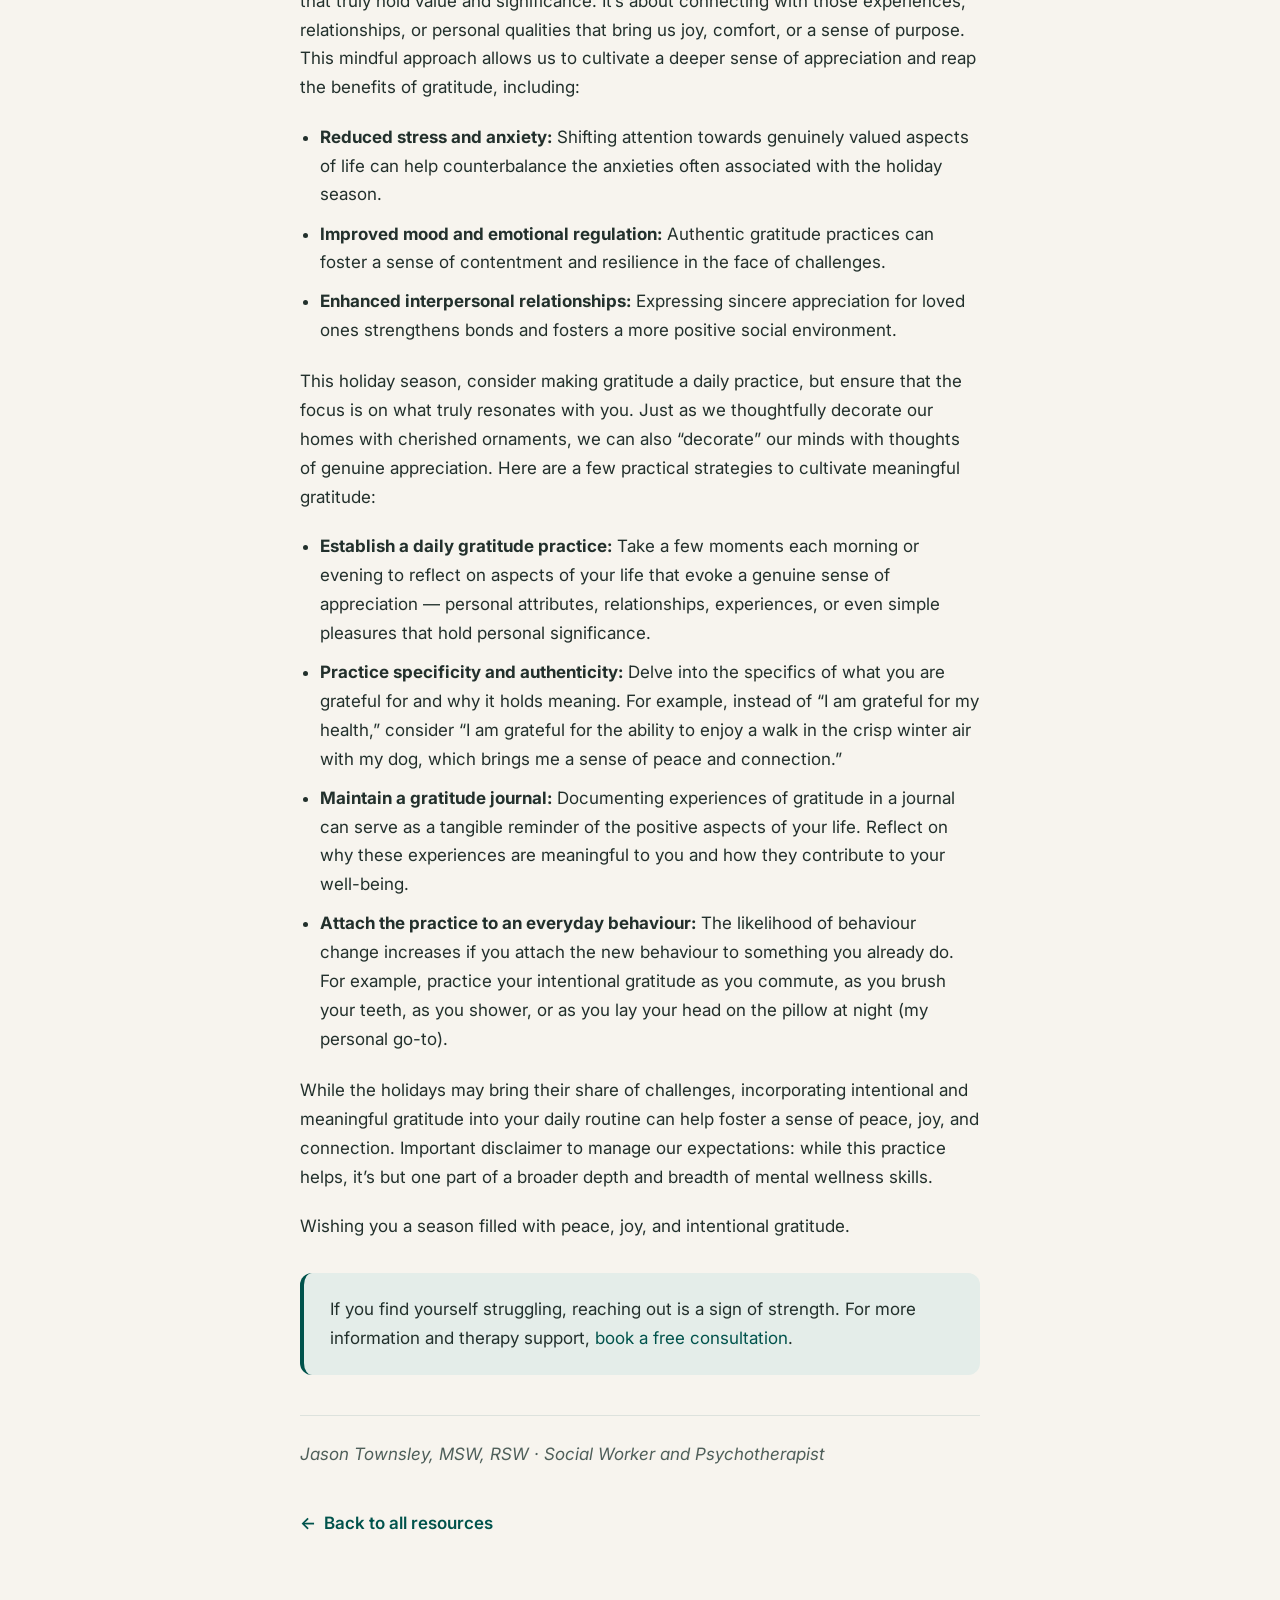
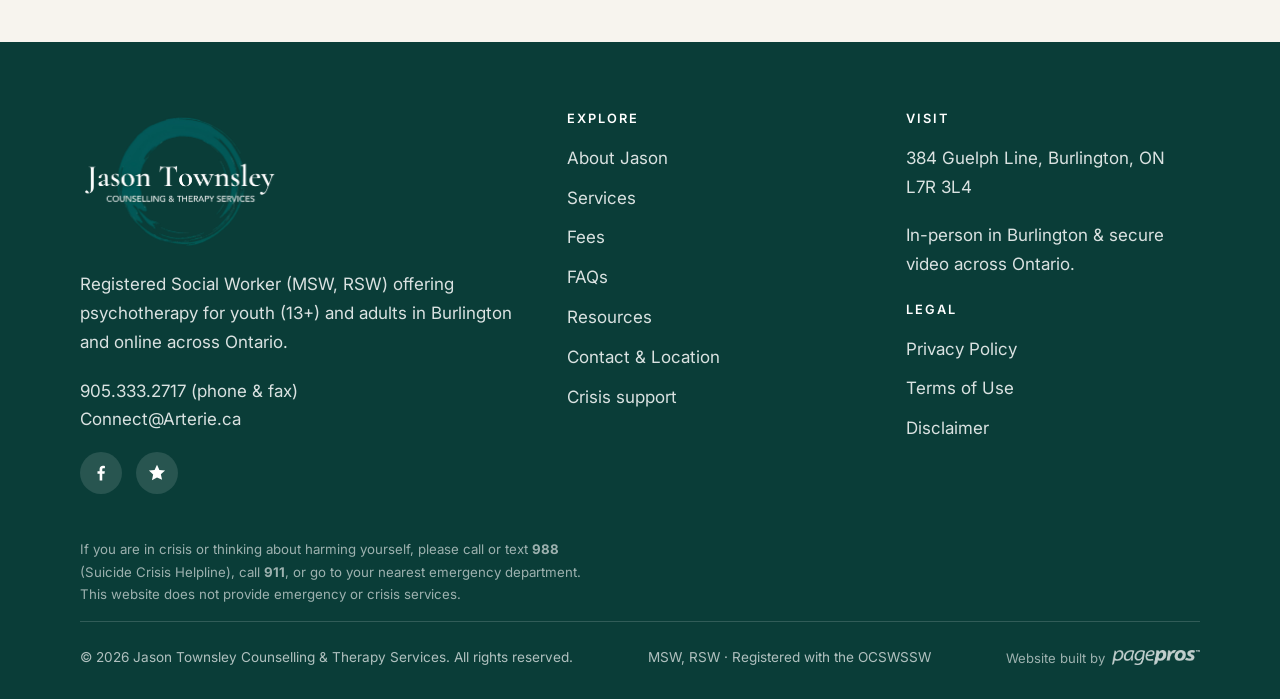
<file: blog-gratitude.html>
<!DOCTYPE html>
<html lang="en">
<head>
<meta charset="utf-8">
<meta name="viewport" content="width=device-width, initial-scale=1">
<title>From the Desk of a Psychotherapist: Cultivating Gratitude This Christmas — A Mindful CBT Perspective | Jason Townsley Counselling</title>
<meta name="description" content="A mindful, CBT-informed approach to authentic gratitude through the holidays — practical strategies to reduce stress and boost well-being, from a Burlington psychotherapist.">
<link rel="canonical" href="https://jasontownsley.com/blog-gratitude.html">
<meta name="robots" content="index, follow">
<meta name="author" content="Jason Townsley, MSW, RSW">
<meta property="og:type" content="article">
<meta property="og:site_name" content="Jason Townsley Counselling &amp; Therapy Services">
<meta property="og:title" content="From the Desk of a Psychotherapist: Cultivating Gratitude This Christmas — A Mindful CBT Perspective">
<meta property="og:description" content="A mindful, CBT-informed approach to authentic gratitude through the holidays — practical strategies to reduce stress and boost well-being, from a Burlington psychotherapist.">
<meta property="og:url" content="https://jasontownsley.com/blog-gratitude.html">
<meta property="og:image" content="https://jasontownsley.com/assets/img/blog-gratitude.jpg">
<meta name="twitter:card" content="summary_large_image">
<meta name="twitter:title" content="From the Desk of a Psychotherapist: Cultivating Gratitude This Christmas — A Mindful CBT Perspective">
<meta name="twitter:description" content="A mindful, CBT-informed approach to authentic gratitude through the holidays — practical strategies to reduce stress and boost well-being, from a Burlington psychotherapist.">
<meta name="twitter:image" content="https://jasontownsley.com/assets/img/blog-gratitude.jpg">
<link rel="icon" href="assets/img/mark.svg">
<link rel="apple-touch-icon" href="assets/img/logo.jpg">
<link rel="preconnect" href="https://fonts.googleapis.com">
<link rel="preconnect" href="https://fonts.gstatic.com" crossorigin>
<link href="https://fonts.googleapis.com/css2?family=Cormorant+Garamond:ital,wght@0,500;0,600;0,700;1,500;1,600&family=Inter:wght@400;500;600&display=swap" rel="stylesheet">
<link rel="stylesheet" href="assets/style.css">
<script type="application/ld+json">{"@context":"https://schema.org","@type":"BlogPosting","headline":"From the Desk of a Psychotherapist: Cultivating Gratitude This Christmas — A Mindful CBT Perspective","datePublished":"2025-01-05","author":{"@type":"Person","name":"Jason Townsley","jobTitle":"Registered Social Worker (MSW, RSW)"},"publisher":{"@type":"Organization","name":"Jason Townsley Counselling & Therapy Services"},"image":"https://jasontownsley.com/assets/img/blog-gratitude.jpg","mainEntityOfPage":"https://jasontownsley.com/blog-gratitude.html"}</script>
</head>
<body>
<a class="skip" href="#main">Skip to content</a>
<div class="crisis-bar">If you are in immediate danger, call <strong>911</strong> or go to your nearest emergency department. In a mental health crisis? <a href="crisis.html">See all crisis lines &rarr;</a></div>
<header class="site-header">
<nav class="nav" aria-label="Main navigation">
  <a class="brand" href="index.html"><img class="brand-logo" src="assets/img/logo-nav.jpg" alt="Jason Townsley Counselling & Therapy Services"></a>
  <button class="nav-toggle" aria-label="Toggle menu" aria-expanded="false" aria-controls="nav-links"><span></span><span></span><span></span></button>
  <ul class="nav-links" id="nav-links">
    <li><a href="index.html">Home</a></li>
    <li><a href="about.html">About</a></li>
    <li><a href="services.html">Services</a></li>
    <li><a href="fees-faqs.html">Fees</a></li>
    <li><a href="faqs.html">FAQs</a></li>
    <li><a href="resources.html" aria-current="page">Resources</a></li>
    <li><a href="contact.html">Contact</a></li>
    <li><a class="btn btn-primary nav-cta" href="https://ljtherapy.janeapp.com" target="_blank" rel="noopener" data-goal="book_meet_greet">Book a free meet &amp; greet</a></li>
  </ul>
</nav>
</header>
<main id="main">
<section class="page-hero">
  <img class="enso" src="assets/img/enso-real-sage.png" alt="" aria-hidden="true">
  <div class="wrap reveal" style="max-width:780px">
    <a class="back-link" href="resources.html"><span aria-hidden="true">&larr;</span> All resources</a>
    <p class="meta"><span class="cat">From the Desk of a Psychotherapist</span> &middot; <span>January 5, 2025</span> &middot; <span>3 min read</span></p>
    <h1 style="font-size:clamp(2rem,4.5vw,3.2rem)">From the Desk of a Psychotherapist: Cultivating Gratitude This Christmas — A Mindful CBT Perspective</h1>
  </div>
</section>
<section class="section" style="padding-top:56px">
  <div class="wrap article reveal">
    <img class="article-hero-img" src="assets/img/blog-gratitude.jpg" alt="From the Desk of a Psychotherapist: Cultivating Gratitude This Christmas — A Mindful CBT Perspective">
    
<p>The holiday season, while often joyous, is also a source of stress. Navigating family dynamics, managing expectations, and coping with financial pressures can leave individuals feeling overwhelmed and emotionally depleted. This year, consider incorporating a skill from Cognitive Behavioural Therapy (CBT) into your holiday toolkit: intentional gratitude.</p>
<p>CBT emphasizes the interconnectedness of our thoughts, feelings, and behaviours. By actively focusing on gratitude, we can influence our cognitive processes and promote emotional well-being. However, it&rsquo;s crucial to understand that the focus of this gratitude must be genuinely meaningful to you. Vague or generalized affirmations, while well-intentioned, can sometimes backfire. If we force ourselves to express gratitude for things that don&rsquo;t resonate with us on a deeper level, we may inadvertently dismiss or suppress emotions that require attention and processing.</p>
<p>Authentic gratitude stems from identifying and appreciating the things in our lives that truly hold value and significance. It&rsquo;s about connecting with those experiences, relationships, or personal qualities that bring us joy, comfort, or a sense of purpose. This mindful approach allows us to cultivate a deeper sense of appreciation and reap the benefits of gratitude, including:</p>
<ul>
  <li><strong>Reduced stress and anxiety:</strong> Shifting attention towards genuinely valued aspects of life can help counterbalance the anxieties often associated with the holiday season.</li>
  <li><strong>Improved mood and emotional regulation:</strong> Authentic gratitude practices can foster a sense of contentment and resilience in the face of challenges.</li>
  <li><strong>Enhanced interpersonal relationships:</strong> Expressing sincere appreciation for loved ones strengthens bonds and fosters a more positive social environment.</li>
</ul>
<p>This holiday season, consider making gratitude a daily practice, but ensure that the focus is on what truly resonates with you. Just as we thoughtfully decorate our homes with cherished ornaments, we can also &ldquo;decorate&rdquo; our minds with thoughts of genuine appreciation. Here are a few practical strategies to cultivate meaningful gratitude:</p>
<ul>
  <li><strong>Establish a daily gratitude practice:</strong> Take a few moments each morning or evening to reflect on aspects of your life that evoke a genuine sense of appreciation &mdash; personal attributes, relationships, experiences, or even simple pleasures that hold personal significance.</li>
  <li><strong>Practice specificity and authenticity:</strong> Delve into the specifics of what you are grateful for and why it holds meaning. For example, instead of &ldquo;I am grateful for my health,&rdquo; consider &ldquo;I am grateful for the ability to enjoy a walk in the crisp winter air with my dog, which brings me a sense of peace and connection.&rdquo;</li>
  <li><strong>Maintain a gratitude journal:</strong> Documenting experiences of gratitude in a journal can serve as a tangible reminder of the positive aspects of your life. Reflect on why these experiences are meaningful to you and how they contribute to your well-being.</li>
  <li><strong>Attach the practice to an everyday behaviour:</strong> The likelihood of behaviour change increases if you attach the new behaviour to something you already do. For example, practice your intentional gratitude as you commute, as you brush your teeth, as you shower, or as you lay your head on the pillow at night (my personal go-to).</li>
</ul>
<p>While the holidays may bring their share of challenges, incorporating intentional and meaningful gratitude into your daily routine can help foster a sense of peace, joy, and connection. Important disclaimer to manage our expectations: while this practice helps, it&rsquo;s but one part of a broader depth and breadth of mental wellness skills.</p>
<p>Wishing you a season filled with peace, joy, and intentional gratitude.</p>

    <div class="callout">
      <p>If you find yourself struggling, reaching out is a sign of strength. For more information and therapy support, <a href="https://ljtherapy.janeapp.com" target="_blank" rel="noopener" data-goal="book_meet_greet">book a free consultation</a>.</p>
    </div>
    <p class="signoff">Jason Townsley, MSW, RSW &middot; Social Worker and Psychotherapist</p>
    <a class="back-link" href="resources.html" style="margin-top:20px"><span aria-hidden="true">&larr;</span> Back to all resources</a>
  </div>
</section>
</main>
<footer class="site-footer">
<div class="wrap">
  <div class="footer-grid">
    <div>
      <div class="footer-brand"><img class="footer-logo" src="assets/img/logo-white.png" alt="Jason Townsley Counselling & Therapy Services"></div>
      <p>Registered Social Worker (MSW, RSW) offering psychotherapy for youth&nbsp;(13+) and adults in Burlington and online across Ontario.</p>
      <p class="mb0"><a href="tel:19053332717">905.333.2717</a> (phone &amp; fax)<br><a href="mailto:Connect@Arterie.ca">Connect@Arterie.ca</a></p>
      <div class="social-row">
        <a href="https://www.facebook.com/JasonTownsleyTherapyServices" target="_blank" rel="noopener" aria-label="Facebook"><svg viewBox="0 0 24 24" aria-hidden="true"><path d="M13.5 21v-8h2.7l.4-3.1h-3.1V7.9c0-.9.3-1.5 1.6-1.5h1.6V3.6c-.8-.1-1.6-.2-2.4-.2-2.4 0-4 1.5-4 4.1v2.3H7.8V13h2.6v8z"/></svg></a>
        <a href="https://www.provenexpert.com/en-us/jason-townsley-counselling-therapy-services/" target="_blank" rel="noopener" aria-label="ProvenExpert reviews"><svg viewBox="0 0 24 24" aria-hidden="true"><path d="M12 2l2.9 6.3 6.8.6-5.1 4.5 1.5 6.7L12 17.3 5.9 20.6l1.5-6.7L2.3 8.9l6.8-.6z"/></svg></a>
      </div>
    </div>
    <div>
      <h4>Explore</h4>
      <ul class="footer-nav">
        <li><a href="about.html">About Jason</a></li>
        <li><a href="services.html">Services</a></li>
        <li><a href="fees-faqs.html">Fees</a></li>
    <li><a href="faqs.html">FAQs</a></li>
        <li><a href="resources.html">Resources</a></li>
        <li><a href="contact.html">Contact &amp; Location</a></li>
        <li><a href="crisis.html">Crisis support</a></li>
      </ul>
    </div>
    <div>
      <h4>Visit</h4>
      <p>384 Guelph Line, Burlington, ON L7R 3L4</p>
      <p style="margin-top:10px">In-person in Burlington &amp; secure video across Ontario.</p>
      <h4 style="margin-top:24px">Legal</h4>
      <ul class="footer-nav">
        <li><a href="privacy-policy.html">Privacy Policy</a></li>
        <li><a href="terms-of-use.html">Terms of Use</a></li>
        <li><a href="disclaimer.html">Disclaimer</a></li>
      </ul>
    </div>
  </div>
  <p class="disclaimer">If you are in crisis or thinking about harming yourself, please call or text <strong>988</strong> (Suicide Crisis Helpline), call <strong>911</strong>, or go to your nearest emergency department. This website does not provide emergency or crisis services.</p>
  <div class="footer-bottom">
    <span>&copy; 2026 Jason Townsley Counselling &amp; Therapy Services. All rights reserved.</span>
    <span>MSW, RSW &middot; Registered with the <a href="https://www.ocswssw.org/" target="_blank" rel="noopener">OCSWSSW</a></span>
    <span class="built-by">Website built by <a href="https://pagepros.io" target="_blank" rel="noopener" aria-label="PagePros - pagepros.io"><img src="assets/img/pagepros-logo-white.png" alt="PagePros"></a></span>
  </div>
</div>
</footer>
<script src="assets/main.js"></script>
</body>
</html>
</file>
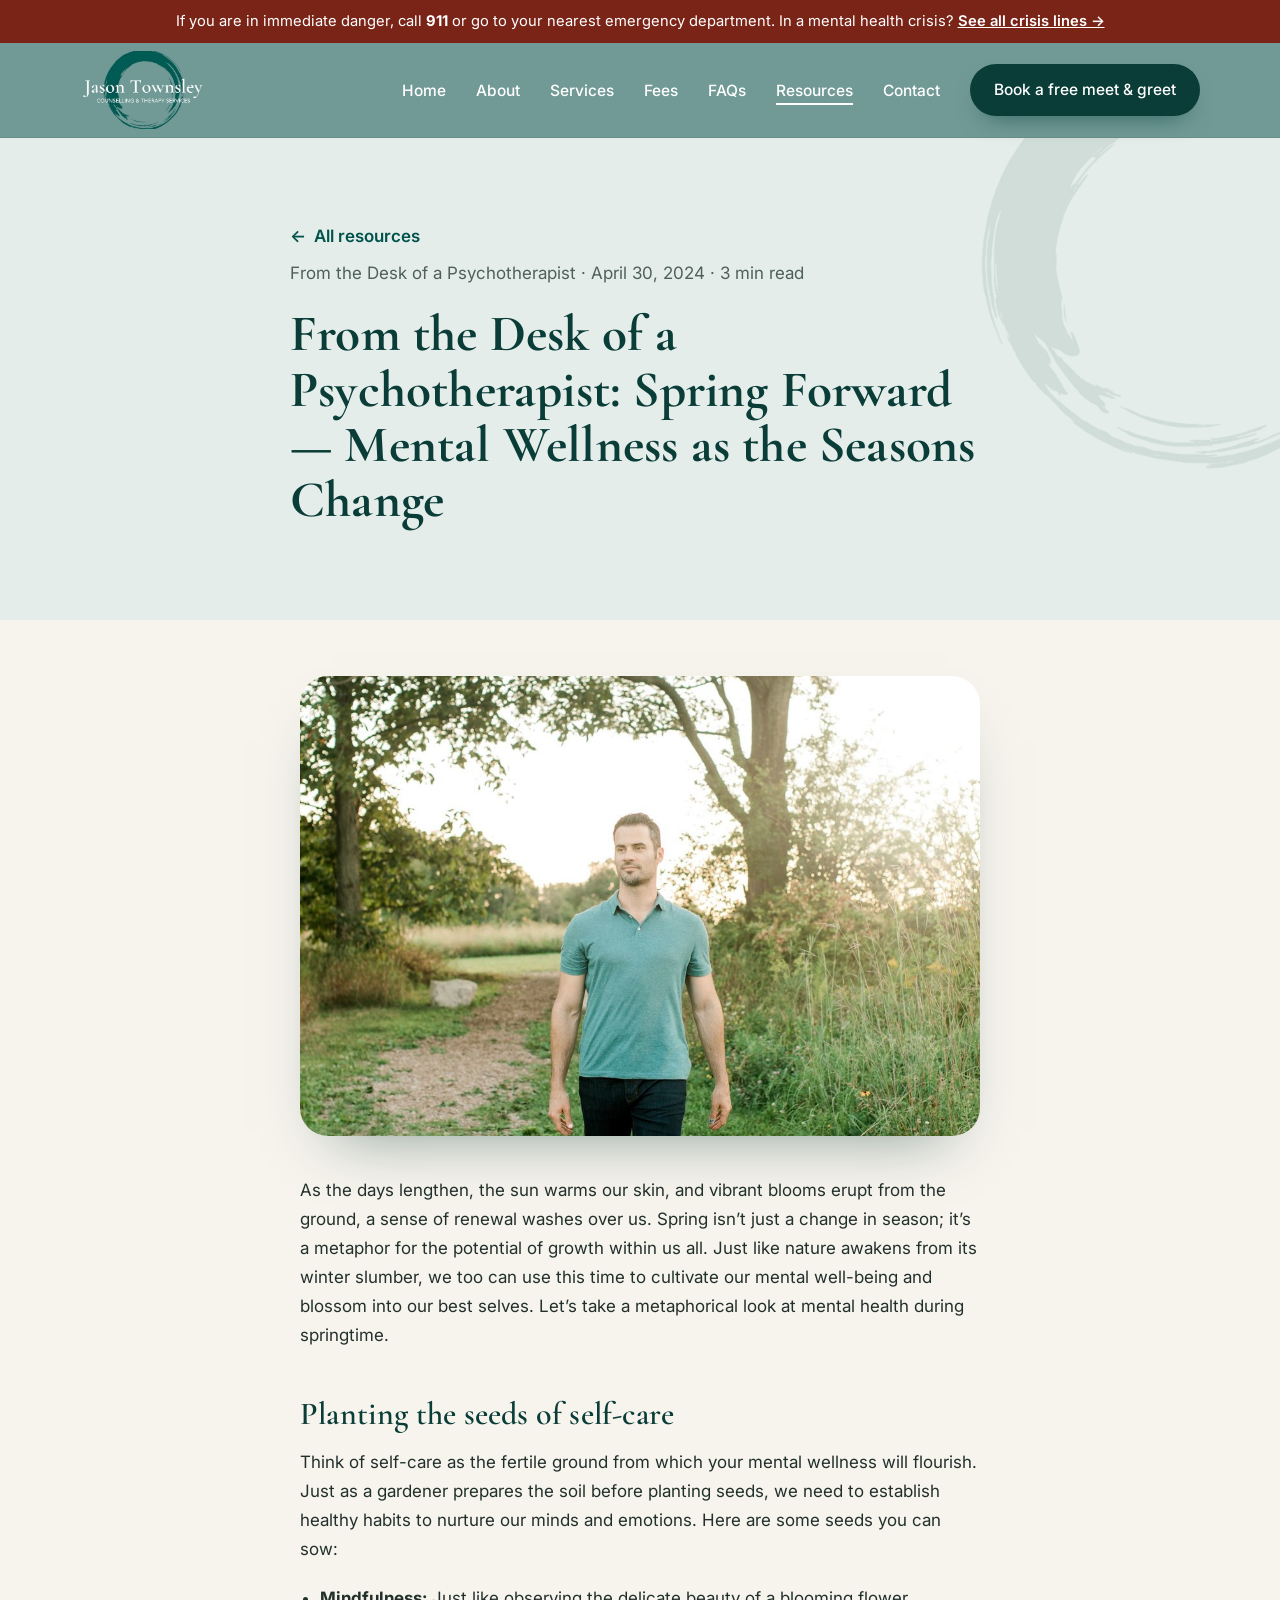
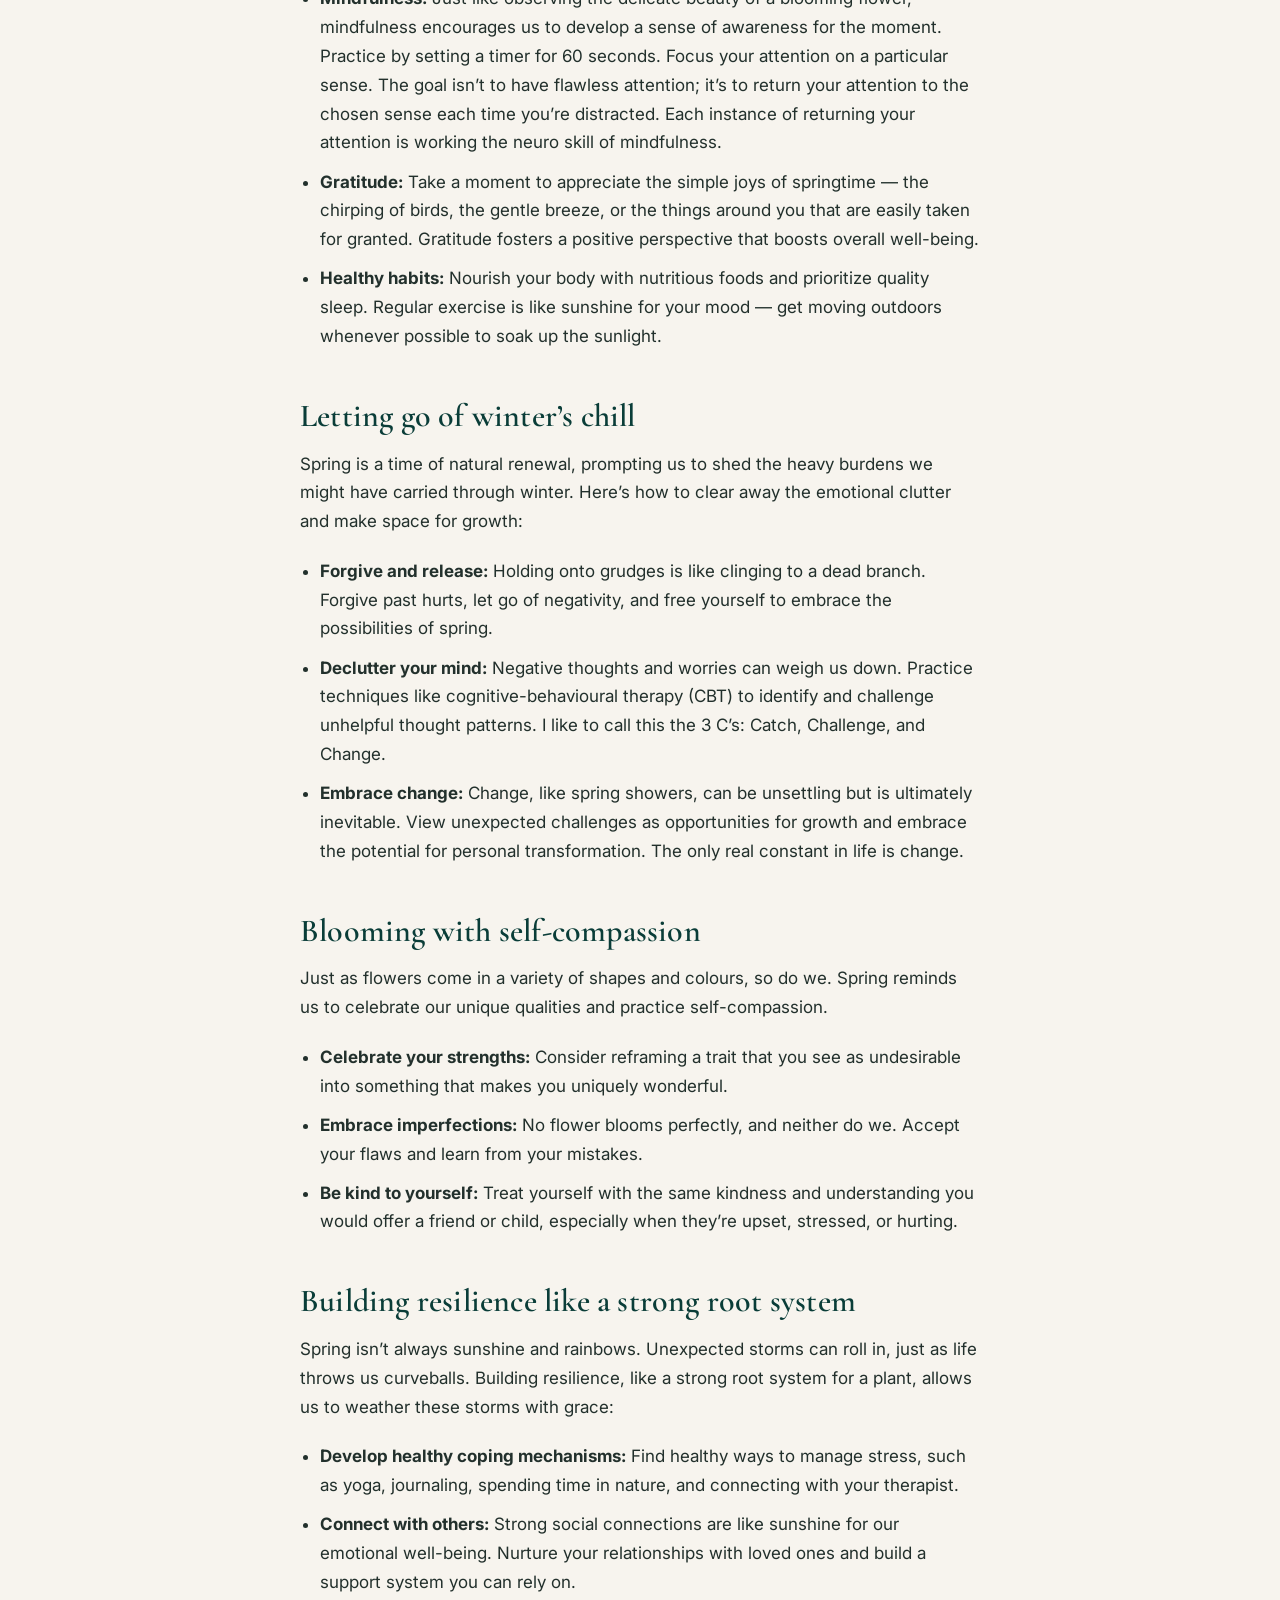
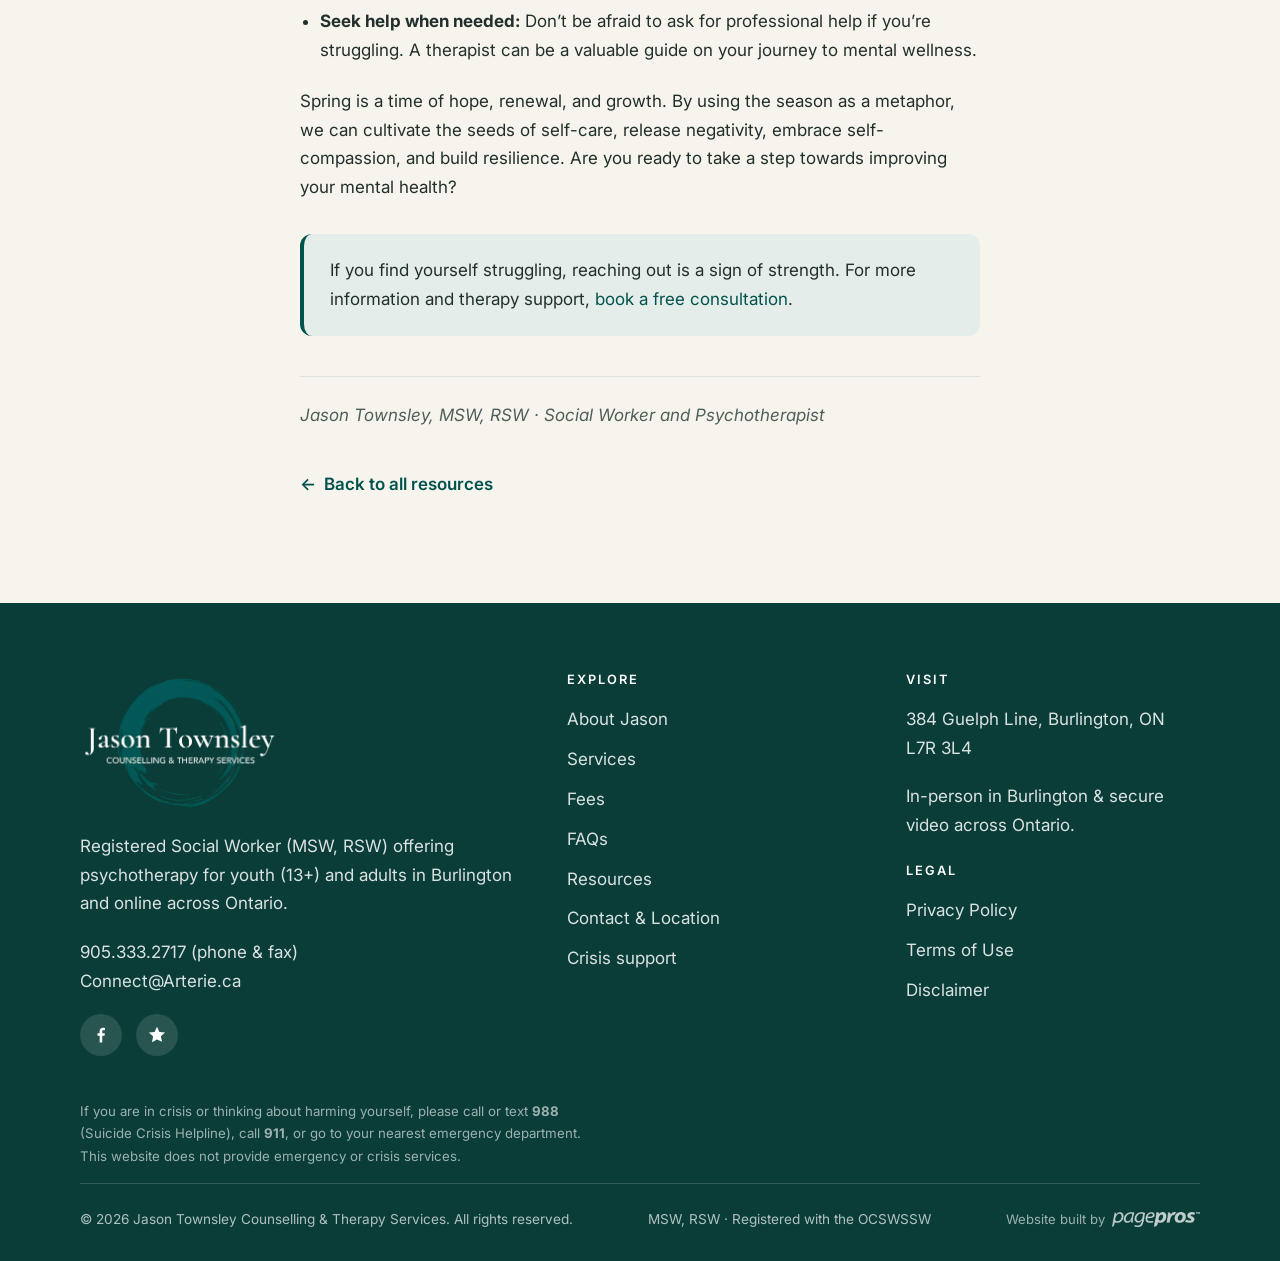
<file: blog-spring-forward.html>
<!DOCTYPE html>
<html lang="en">
<head>
<meta charset="utf-8">
<meta name="viewport" content="width=device-width, initial-scale=1">
<title>From the Desk of a Psychotherapist: Spring Forward — Mental Wellness as the Seasons Change | Jason Townsley Counselling</title>
<meta name="description" content="Use spring as a metaphor for mental wellness: planting seeds of self-care, letting go of winter's weight, and building resilience — from a Burlington psychotherapist.">
<link rel="canonical" href="https://jasontownsley.com/blog-spring-forward.html">
<meta name="robots" content="index, follow">
<meta name="author" content="Jason Townsley, MSW, RSW">
<meta property="og:type" content="article">
<meta property="og:site_name" content="Jason Townsley Counselling &amp; Therapy Services">
<meta property="og:title" content="From the Desk of a Psychotherapist: Spring Forward — Mental Wellness as the Seasons Change">
<meta property="og:description" content="Use spring as a metaphor for mental wellness: planting seeds of self-care, letting go of winter's weight, and building resilience — from a Burlington psychotherapist.">
<meta property="og:url" content="https://jasontownsley.com/blog-spring-forward.html">
<meta property="og:image" content="https://jasontownsley.com/assets/img/jason-nature.jpg">
<meta name="twitter:card" content="summary_large_image">
<meta name="twitter:title" content="From the Desk of a Psychotherapist: Spring Forward — Mental Wellness as the Seasons Change">
<meta name="twitter:description" content="Use spring as a metaphor for mental wellness: planting seeds of self-care, letting go of winter's weight, and building resilience — from a Burlington psychotherapist.">
<meta name="twitter:image" content="https://jasontownsley.com/assets/img/jason-nature.jpg">
<link rel="icon" href="assets/img/mark.svg">
<link rel="apple-touch-icon" href="assets/img/logo.jpg">
<link rel="preconnect" href="https://fonts.googleapis.com">
<link rel="preconnect" href="https://fonts.gstatic.com" crossorigin>
<link href="https://fonts.googleapis.com/css2?family=Cormorant+Garamond:ital,wght@0,500;0,600;0,700;1,500;1,600&family=Inter:wght@400;500;600&display=swap" rel="stylesheet">
<link rel="stylesheet" href="assets/style.css">
<script type="application/ld+json">{"@context":"https://schema.org","@type":"BlogPosting","headline":"From the Desk of a Psychotherapist: Spring Forward — Mental Wellness as the Seasons Change","datePublished":"2024-04-30","author":{"@type":"Person","name":"Jason Townsley","jobTitle":"Registered Social Worker (MSW, RSW)"},"publisher":{"@type":"Organization","name":"Jason Townsley Counselling & Therapy Services"},"image":"https://jasontownsley.com/assets/img/jason-nature.jpg","mainEntityOfPage":"https://jasontownsley.com/blog-spring-forward.html"}</script>
</head>
<body>
<a class="skip" href="#main">Skip to content</a>
<div class="crisis-bar">If you are in immediate danger, call <strong>911</strong> or go to your nearest emergency department. In a mental health crisis? <a href="crisis.html">See all crisis lines &rarr;</a></div>
<header class="site-header">
<nav class="nav" aria-label="Main navigation">
  <a class="brand" href="index.html"><img class="brand-logo" src="assets/img/logo-nav.jpg" alt="Jason Townsley Counselling & Therapy Services"></a>
  <button class="nav-toggle" aria-label="Toggle menu" aria-expanded="false" aria-controls="nav-links"><span></span><span></span><span></span></button>
  <ul class="nav-links" id="nav-links">
    <li><a href="index.html">Home</a></li>
    <li><a href="about.html">About</a></li>
    <li><a href="services.html">Services</a></li>
    <li><a href="fees-faqs.html">Fees</a></li>
    <li><a href="faqs.html">FAQs</a></li>
    <li><a href="resources.html" aria-current="page">Resources</a></li>
    <li><a href="contact.html">Contact</a></li>
    <li><a class="btn btn-primary nav-cta" href="https://ljtherapy.janeapp.com" target="_blank" rel="noopener" data-goal="book_meet_greet">Book a free meet &amp; greet</a></li>
  </ul>
</nav>
</header>
<main id="main">
<section class="page-hero">
  <img class="enso" src="assets/img/enso-real-sage.png" alt="" aria-hidden="true">
  <div class="wrap reveal" style="max-width:780px">
    <a class="back-link" href="resources.html"><span aria-hidden="true">&larr;</span> All resources</a>
    <p class="meta"><span class="cat">From the Desk of a Psychotherapist</span> &middot; <span>April 30, 2024</span> &middot; <span>3 min read</span></p>
    <h1 style="font-size:clamp(2rem,4.5vw,3.2rem)">From the Desk of a Psychotherapist: Spring Forward — Mental Wellness as the Seasons Change</h1>
  </div>
</section>
<section class="section" style="padding-top:56px">
  <div class="wrap article reveal">
    <img class="article-hero-img" src="assets/img/jason-nature.jpg" alt="From the Desk of a Psychotherapist: Spring Forward — Mental Wellness as the Seasons Change">
    
<p>As the days lengthen, the sun warms our skin, and vibrant blooms erupt from the ground, a sense of renewal washes over us. Spring isn&rsquo;t just a change in season; it&rsquo;s a metaphor for the potential of growth within us all. Just like nature awakens from its winter slumber, we too can use this time to cultivate our mental well-being and blossom into our best selves. Let&rsquo;s take a metaphorical look at mental health during springtime.</p>
<h2>Planting the seeds of self-care</h2>
<p>Think of self-care as the fertile ground from which your mental wellness will flourish. Just as a gardener prepares the soil before planting seeds, we need to establish healthy habits to nurture our minds and emotions. Here are some seeds you can sow:</p>
<ul>
  <li><strong>Mindfulness:</strong> Just like observing the delicate beauty of a blooming flower, mindfulness encourages us to develop a sense of awareness for the moment. Practice by setting a timer for 60 seconds. Focus your attention on a particular sense. The goal isn&rsquo;t to have flawless attention; it&rsquo;s to return your attention to the chosen sense each time you&rsquo;re distracted. Each instance of returning your attention is working the neuro skill of mindfulness.</li>
  <li><strong>Gratitude:</strong> Take a moment to appreciate the simple joys of springtime &mdash; the chirping of birds, the gentle breeze, or the things around you that are easily taken for granted. Gratitude fosters a positive perspective that boosts overall well-being.</li>
  <li><strong>Healthy habits:</strong> Nourish your body with nutritious foods and prioritize quality sleep. Regular exercise is like sunshine for your mood &mdash; get moving outdoors whenever possible to soak up the sunlight.</li>
</ul>
<h2>Letting go of winter&rsquo;s chill</h2>
<p>Spring is a time of natural renewal, prompting us to shed the heavy burdens we might have carried through winter. Here&rsquo;s how to clear away the emotional clutter and make space for growth:</p>
<ul>
  <li><strong>Forgive and release:</strong> Holding onto grudges is like clinging to a dead branch. Forgive past hurts, let go of negativity, and free yourself to embrace the possibilities of spring.</li>
  <li><strong>Declutter your mind:</strong> Negative thoughts and worries can weigh us down. Practice techniques like cognitive-behavioural therapy (CBT) to identify and challenge unhelpful thought patterns. I like to call this the 3 C&rsquo;s: Catch, Challenge, and Change.</li>
  <li><strong>Embrace change:</strong> Change, like spring showers, can be unsettling but is ultimately inevitable. View unexpected challenges as opportunities for growth and embrace the potential for personal transformation. The only real constant in life is change.</li>
</ul>
<h2>Blooming with self-compassion</h2>
<p>Just as flowers come in a variety of shapes and colours, so do we. Spring reminds us to celebrate our unique qualities and practice self-compassion.</p>
<ul>
  <li><strong>Celebrate your strengths:</strong> Consider reframing a trait that you see as undesirable into something that makes you uniquely wonderful.</li>
  <li><strong>Embrace imperfections:</strong> No flower blooms perfectly, and neither do we. Accept your flaws and learn from your mistakes.</li>
  <li><strong>Be kind to yourself:</strong> Treat yourself with the same kindness and understanding you would offer a friend or child, especially when they&rsquo;re upset, stressed, or hurting.</li>
</ul>
<h2>Building resilience like a strong root system</h2>
<p>Spring isn&rsquo;t always sunshine and rainbows. Unexpected storms can roll in, just as life throws us curveballs. Building resilience, like a strong root system for a plant, allows us to weather these storms with grace:</p>
<ul>
  <li><strong>Develop healthy coping mechanisms:</strong> Find healthy ways to manage stress, such as yoga, journaling, spending time in nature, and connecting with your therapist.</li>
  <li><strong>Connect with others:</strong> Strong social connections are like sunshine for our emotional well-being. Nurture your relationships with loved ones and build a support system you can rely on.</li>
  <li><strong>Seek help when needed:</strong> Don&rsquo;t be afraid to ask for professional help if you&rsquo;re struggling. A therapist can be a valuable guide on your journey to mental wellness.</li>
</ul>
<p>Spring is a time of hope, renewal, and growth. By using the season as a metaphor, we can cultivate the seeds of self-care, release negativity, embrace self-compassion, and build resilience. Are you ready to take a step towards improving your mental health?</p>

    <div class="callout">
      <p>If you find yourself struggling, reaching out is a sign of strength. For more information and therapy support, <a href="https://ljtherapy.janeapp.com" target="_blank" rel="noopener" data-goal="book_meet_greet">book a free consultation</a>.</p>
    </div>
    <p class="signoff">Jason Townsley, MSW, RSW &middot; Social Worker and Psychotherapist</p>
    <a class="back-link" href="resources.html" style="margin-top:20px"><span aria-hidden="true">&larr;</span> Back to all resources</a>
  </div>
</section>
</main>
<footer class="site-footer">
<div class="wrap">
  <div class="footer-grid">
    <div>
      <div class="footer-brand"><img class="footer-logo" src="assets/img/logo-white.png" alt="Jason Townsley Counselling & Therapy Services"></div>
      <p>Registered Social Worker (MSW, RSW) offering psychotherapy for youth&nbsp;(13+) and adults in Burlington and online across Ontario.</p>
      <p class="mb0"><a href="tel:19053332717">905.333.2717</a> (phone &amp; fax)<br><a href="mailto:Connect@Arterie.ca">Connect@Arterie.ca</a></p>
      <div class="social-row">
        <a href="https://www.facebook.com/JasonTownsleyTherapyServices" target="_blank" rel="noopener" aria-label="Facebook"><svg viewBox="0 0 24 24" aria-hidden="true"><path d="M13.5 21v-8h2.7l.4-3.1h-3.1V7.9c0-.9.3-1.5 1.6-1.5h1.6V3.6c-.8-.1-1.6-.2-2.4-.2-2.4 0-4 1.5-4 4.1v2.3H7.8V13h2.6v8z"/></svg></a>
        <a href="https://www.provenexpert.com/en-us/jason-townsley-counselling-therapy-services/" target="_blank" rel="noopener" aria-label="ProvenExpert reviews"><svg viewBox="0 0 24 24" aria-hidden="true"><path d="M12 2l2.9 6.3 6.8.6-5.1 4.5 1.5 6.7L12 17.3 5.9 20.6l1.5-6.7L2.3 8.9l6.8-.6z"/></svg></a>
      </div>
    </div>
    <div>
      <h4>Explore</h4>
      <ul class="footer-nav">
        <li><a href="about.html">About Jason</a></li>
        <li><a href="services.html">Services</a></li>
        <li><a href="fees-faqs.html">Fees</a></li>
    <li><a href="faqs.html">FAQs</a></li>
        <li><a href="resources.html">Resources</a></li>
        <li><a href="contact.html">Contact &amp; Location</a></li>
        <li><a href="crisis.html">Crisis support</a></li>
      </ul>
    </div>
    <div>
      <h4>Visit</h4>
      <p>384 Guelph Line, Burlington, ON L7R 3L4</p>
      <p style="margin-top:10px">In-person in Burlington &amp; secure video across Ontario.</p>
      <h4 style="margin-top:24px">Legal</h4>
      <ul class="footer-nav">
        <li><a href="privacy-policy.html">Privacy Policy</a></li>
        <li><a href="terms-of-use.html">Terms of Use</a></li>
        <li><a href="disclaimer.html">Disclaimer</a></li>
      </ul>
    </div>
  </div>
  <p class="disclaimer">If you are in crisis or thinking about harming yourself, please call or text <strong>988</strong> (Suicide Crisis Helpline), call <strong>911</strong>, or go to your nearest emergency department. This website does not provide emergency or crisis services.</p>
  <div class="footer-bottom">
    <span>&copy; 2026 Jason Townsley Counselling &amp; Therapy Services. All rights reserved.</span>
    <span>MSW, RSW &middot; Registered with the <a href="https://www.ocswssw.org/" target="_blank" rel="noopener">OCSWSSW</a></span>
    <span class="built-by">Website built by <a href="https://pagepros.io" target="_blank" rel="noopener" aria-label="PagePros - pagepros.io"><img src="assets/img/pagepros-logo-white.png" alt="PagePros"></a></span>
  </div>
</div>
</footer>
<script src="assets/main.js"></script>
</body>
</html>
</file>
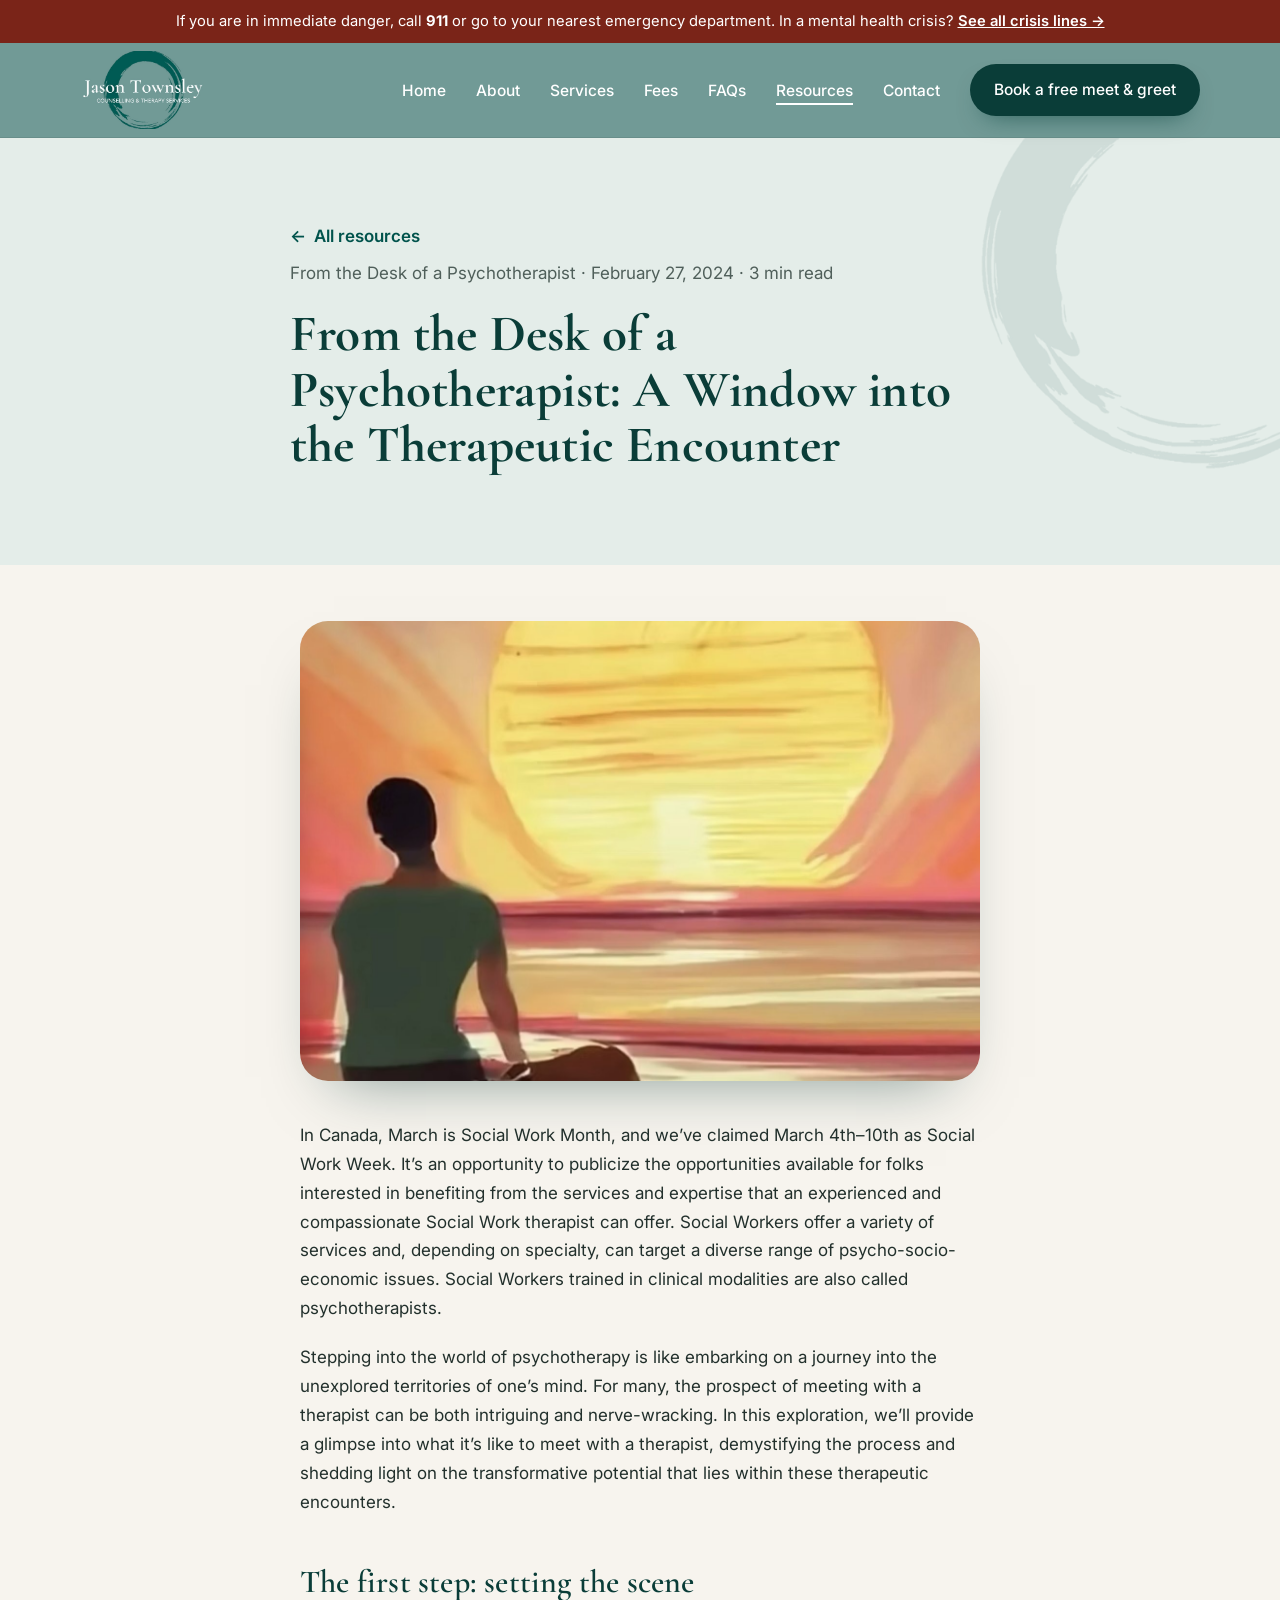
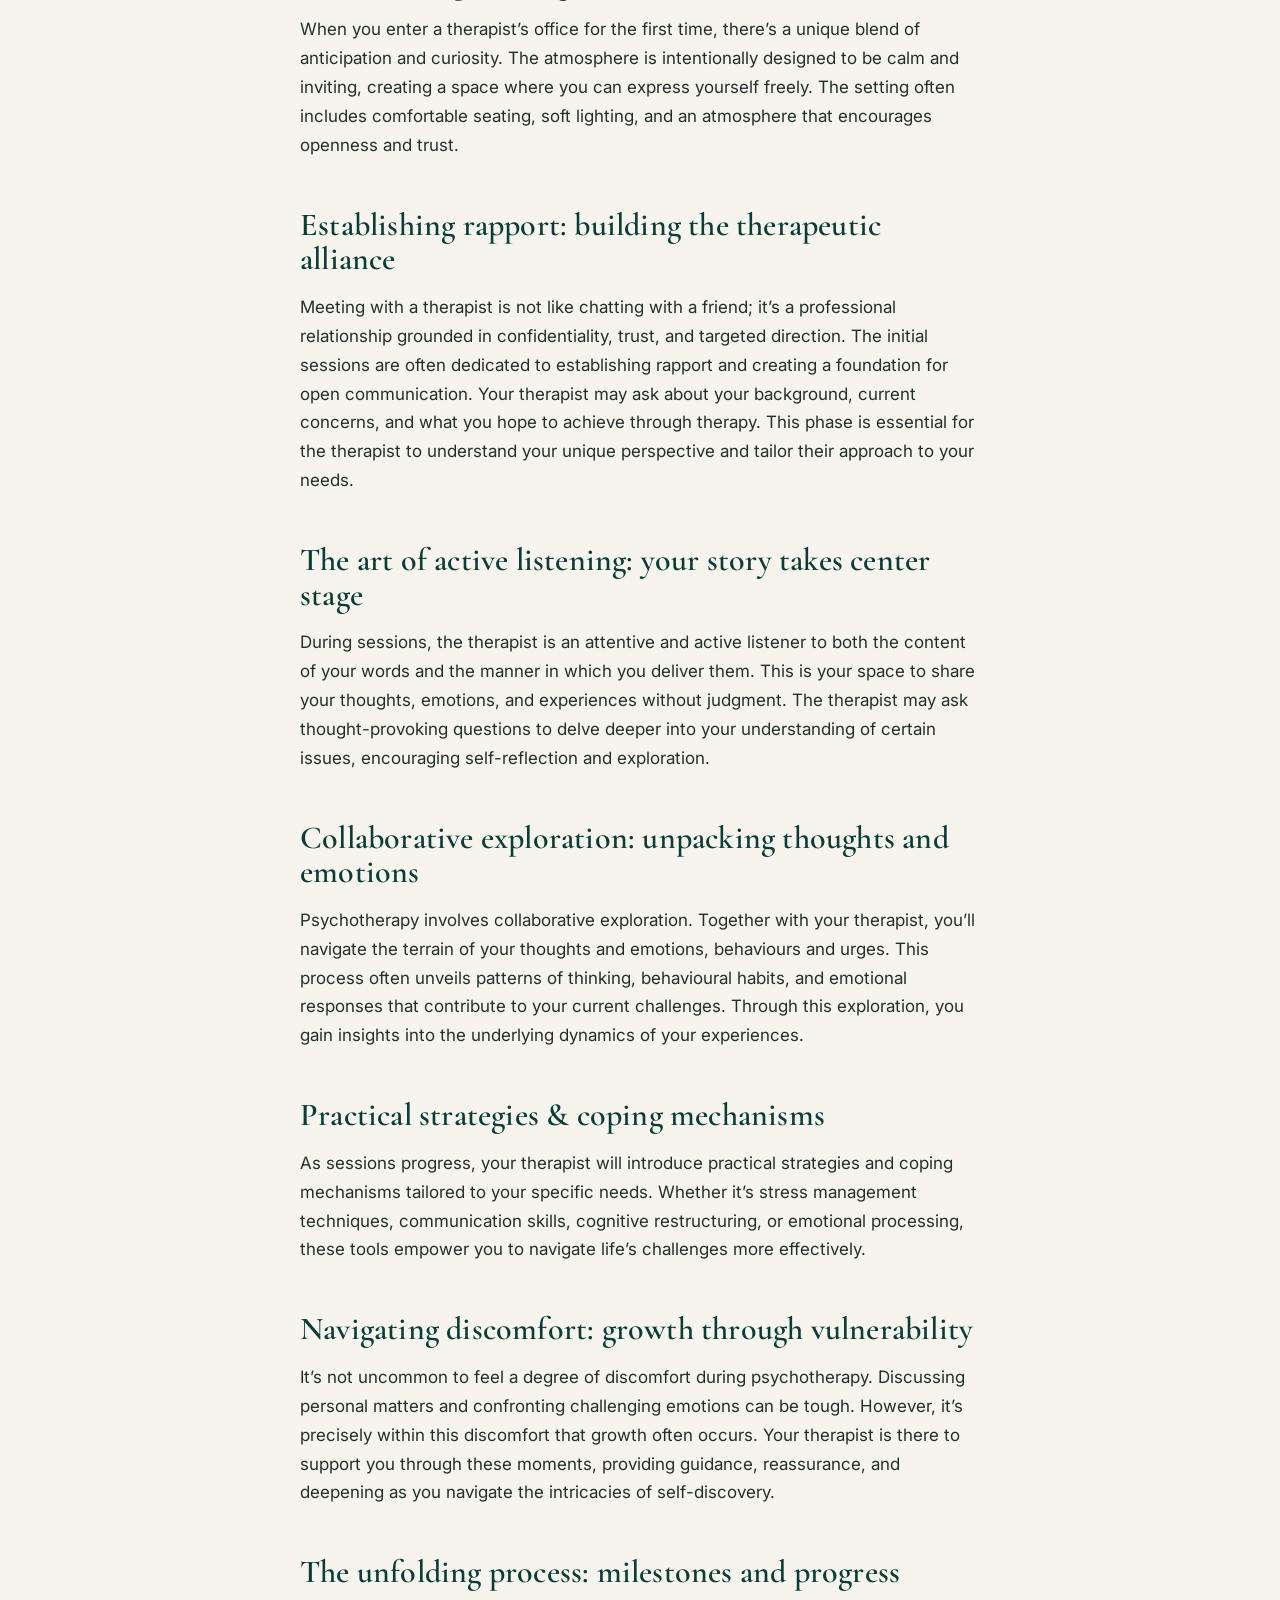
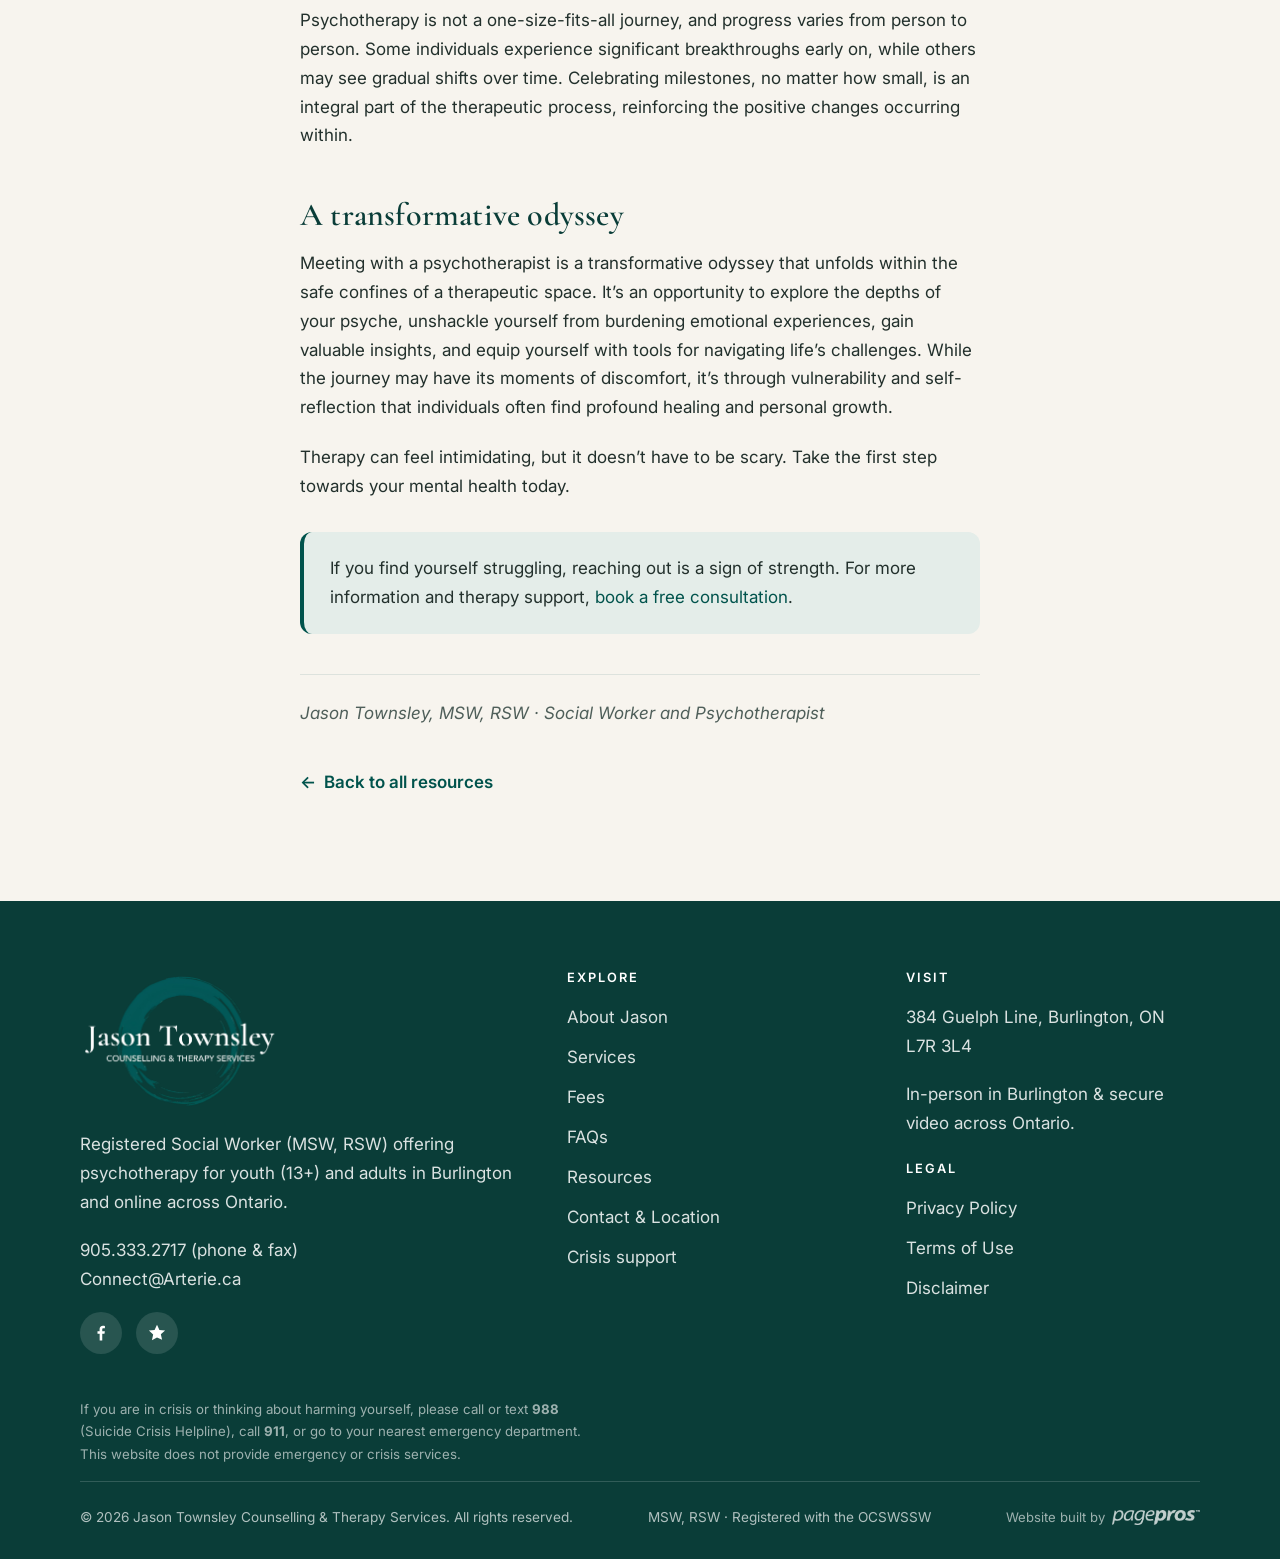
<file: blog-therapeutic-encounter.html>
<!DOCTYPE html>
<html lang="en">
<head>
<meta charset="utf-8">
<meta name="viewport" content="width=device-width, initial-scale=1">
<title>From the Desk of a Psychotherapist: A Window into the Therapeutic Encounter | Jason Townsley Counselling</title>
<meta name="description" content="What is it actually like to meet with a therapist? A Burlington psychotherapist demystifies the therapy process, from the first session to lasting growth.">
<link rel="canonical" href="https://jasontownsley.com/blog-therapeutic-encounter.html">
<meta name="robots" content="index, follow">
<meta name="author" content="Jason Townsley, MSW, RSW">
<meta property="og:type" content="article">
<meta property="og:site_name" content="Jason Townsley Counselling &amp; Therapy Services">
<meta property="og:title" content="From the Desk of a Psychotherapist: A Window into the Therapeutic Encounter">
<meta property="og:description" content="What is it actually like to meet with a therapist? A Burlington psychotherapist demystifies the therapy process, from the first session to lasting growth.">
<meta property="og:url" content="https://jasontownsley.com/blog-therapeutic-encounter.html">
<meta property="og:image" content="https://jasontownsley.com/assets/img/blog-encounter.jpg">
<meta name="twitter:card" content="summary_large_image">
<meta name="twitter:title" content="From the Desk of a Psychotherapist: A Window into the Therapeutic Encounter">
<meta name="twitter:description" content="What is it actually like to meet with a therapist? A Burlington psychotherapist demystifies the therapy process, from the first session to lasting growth.">
<meta name="twitter:image" content="https://jasontownsley.com/assets/img/blog-encounter.jpg">
<link rel="icon" href="assets/img/mark.svg">
<link rel="apple-touch-icon" href="assets/img/logo.jpg">
<link rel="preconnect" href="https://fonts.googleapis.com">
<link rel="preconnect" href="https://fonts.gstatic.com" crossorigin>
<link href="https://fonts.googleapis.com/css2?family=Cormorant+Garamond:ital,wght@0,500;0,600;0,700;1,500;1,600&family=Inter:wght@400;500;600&display=swap" rel="stylesheet">
<link rel="stylesheet" href="assets/style.css">
<script type="application/ld+json">{"@context":"https://schema.org","@type":"BlogPosting","headline":"From the Desk of a Psychotherapist: A Window into the Therapeutic Encounter","datePublished":"2024-02-27","author":{"@type":"Person","name":"Jason Townsley","jobTitle":"Registered Social Worker (MSW, RSW)"},"publisher":{"@type":"Organization","name":"Jason Townsley Counselling & Therapy Services"},"image":"https://jasontownsley.com/assets/img/blog-encounter.jpg","mainEntityOfPage":"https://jasontownsley.com/blog-therapeutic-encounter.html"}</script>
</head>
<body>
<a class="skip" href="#main">Skip to content</a>
<div class="crisis-bar">If you are in immediate danger, call <strong>911</strong> or go to your nearest emergency department. In a mental health crisis? <a href="crisis.html">See all crisis lines &rarr;</a></div>
<header class="site-header">
<nav class="nav" aria-label="Main navigation">
  <a class="brand" href="index.html"><img class="brand-logo" src="assets/img/logo-nav.jpg" alt="Jason Townsley Counselling & Therapy Services"></a>
  <button class="nav-toggle" aria-label="Toggle menu" aria-expanded="false" aria-controls="nav-links"><span></span><span></span><span></span></button>
  <ul class="nav-links" id="nav-links">
    <li><a href="index.html">Home</a></li>
    <li><a href="about.html">About</a></li>
    <li><a href="services.html">Services</a></li>
    <li><a href="fees-faqs.html">Fees</a></li>
    <li><a href="faqs.html">FAQs</a></li>
    <li><a href="resources.html" aria-current="page">Resources</a></li>
    <li><a href="contact.html">Contact</a></li>
    <li><a class="btn btn-primary nav-cta" href="https://ljtherapy.janeapp.com" target="_blank" rel="noopener" data-goal="book_meet_greet">Book a free meet &amp; greet</a></li>
  </ul>
</nav>
</header>
<main id="main">
<section class="page-hero">
  <img class="enso" src="assets/img/enso-real-sage.png" alt="" aria-hidden="true">
  <div class="wrap reveal" style="max-width:780px">
    <a class="back-link" href="resources.html"><span aria-hidden="true">&larr;</span> All resources</a>
    <p class="meta"><span class="cat">From the Desk of a Psychotherapist</span> &middot; <span>February 27, 2024</span> &middot; <span>3 min read</span></p>
    <h1 style="font-size:clamp(2rem,4.5vw,3.2rem)">From the Desk of a Psychotherapist: A Window into the Therapeutic Encounter</h1>
  </div>
</section>
<section class="section" style="padding-top:56px">
  <div class="wrap article reveal">
    <img class="article-hero-img" src="assets/img/blog-encounter.jpg" alt="From the Desk of a Psychotherapist: A Window into the Therapeutic Encounter">
    
<p>In Canada, March is Social Work Month, and we&rsquo;ve claimed March 4th&ndash;10th as Social Work Week. It&rsquo;s an opportunity to publicize the opportunities available for folks interested in benefiting from the services and expertise that an experienced and compassionate Social Work therapist can offer. Social Workers offer a variety of services and, depending on specialty, can target a diverse range of psycho-socio-economic issues. Social Workers trained in clinical modalities are also called psychotherapists.</p>
<p>Stepping into the world of psychotherapy is like embarking on a journey into the unexplored territories of one&rsquo;s mind. For many, the prospect of meeting with a therapist can be both intriguing and nerve-wracking. In this exploration, we&rsquo;ll provide a glimpse into what it&rsquo;s like to meet with a therapist, demystifying the process and shedding light on the transformative potential that lies within these therapeutic encounters.</p>
<h2>The first step: setting the scene</h2>
<p>When you enter a therapist&rsquo;s office for the first time, there&rsquo;s a unique blend of anticipation and curiosity. The atmosphere is intentionally designed to be calm and inviting, creating a space where you can express yourself freely. The setting often includes comfortable seating, soft lighting, and an atmosphere that encourages openness and trust.</p>
<h2>Establishing rapport: building the therapeutic alliance</h2>
<p>Meeting with a therapist is not like chatting with a friend; it&rsquo;s a professional relationship grounded in confidentiality, trust, and targeted direction. The initial sessions are often dedicated to establishing rapport and creating a foundation for open communication. Your therapist may ask about your background, current concerns, and what you hope to achieve through therapy. This phase is essential for the therapist to understand your unique perspective and tailor their approach to your needs.</p>
<h2>The art of active listening: your story takes center stage</h2>
<p>During sessions, the therapist is an attentive and active listener to both the content of your words and the manner in which you deliver them. This is your space to share your thoughts, emotions, and experiences without judgment. The therapist may ask thought-provoking questions to delve deeper into your understanding of certain issues, encouraging self-reflection and exploration.</p>
<h2>Collaborative exploration: unpacking thoughts and emotions</h2>
<p>Psychotherapy involves collaborative exploration. Together with your therapist, you&rsquo;ll navigate the terrain of your thoughts and emotions, behaviours and urges. This process often unveils patterns of thinking, behavioural habits, and emotional responses that contribute to your current challenges. Through this exploration, you gain insights into the underlying dynamics of your experiences.</p>
<h2>Practical strategies &amp; coping mechanisms</h2>
<p>As sessions progress, your therapist will introduce practical strategies and coping mechanisms tailored to your specific needs. Whether it&rsquo;s stress management techniques, communication skills, cognitive restructuring, or emotional processing, these tools empower you to navigate life&rsquo;s challenges more effectively.</p>
<h2>Navigating discomfort: growth through vulnerability</h2>
<p>It&rsquo;s not uncommon to feel a degree of discomfort during psychotherapy. Discussing personal matters and confronting challenging emotions can be tough. However, it&rsquo;s precisely within this discomfort that growth often occurs. Your therapist is there to support you through these moments, providing guidance, reassurance, and deepening as you navigate the intricacies of self-discovery.</p>
<h2>The unfolding process: milestones and progress</h2>
<p>Psychotherapy is not a one-size-fits-all journey, and progress varies from person to person. Some individuals experience significant breakthroughs early on, while others may see gradual shifts over time. Celebrating milestones, no matter how small, is an integral part of the therapeutic process, reinforcing the positive changes occurring within.</p>
<h2>A transformative odyssey</h2>
<p>Meeting with a psychotherapist is a transformative odyssey that unfolds within the safe confines of a therapeutic space. It&rsquo;s an opportunity to explore the depths of your psyche, unshackle yourself from burdening emotional experiences, gain valuable insights, and equip yourself with tools for navigating life&rsquo;s challenges. While the journey may have its moments of discomfort, it&rsquo;s through vulnerability and self-reflection that individuals often find profound healing and personal growth.</p>
<p>Therapy can feel intimidating, but it doesn&rsquo;t have to be scary. Take the first step towards your mental health today.</p>

    <div class="callout">
      <p>If you find yourself struggling, reaching out is a sign of strength. For more information and therapy support, <a href="https://ljtherapy.janeapp.com" target="_blank" rel="noopener" data-goal="book_meet_greet">book a free consultation</a>.</p>
    </div>
    <p class="signoff">Jason Townsley, MSW, RSW &middot; Social Worker and Psychotherapist</p>
    <a class="back-link" href="resources.html" style="margin-top:20px"><span aria-hidden="true">&larr;</span> Back to all resources</a>
  </div>
</section>
</main>
<footer class="site-footer">
<div class="wrap">
  <div class="footer-grid">
    <div>
      <div class="footer-brand"><img class="footer-logo" src="assets/img/logo-white.png" alt="Jason Townsley Counselling & Therapy Services"></div>
      <p>Registered Social Worker (MSW, RSW) offering psychotherapy for youth&nbsp;(13+) and adults in Burlington and online across Ontario.</p>
      <p class="mb0"><a href="tel:19053332717">905.333.2717</a> (phone &amp; fax)<br><a href="mailto:Connect@Arterie.ca">Connect@Arterie.ca</a></p>
      <div class="social-row">
        <a href="https://www.facebook.com/JasonTownsleyTherapyServices" target="_blank" rel="noopener" aria-label="Facebook"><svg viewBox="0 0 24 24" aria-hidden="true"><path d="M13.5 21v-8h2.7l.4-3.1h-3.1V7.9c0-.9.3-1.5 1.6-1.5h1.6V3.6c-.8-.1-1.6-.2-2.4-.2-2.4 0-4 1.5-4 4.1v2.3H7.8V13h2.6v8z"/></svg></a>
        <a href="https://www.provenexpert.com/en-us/jason-townsley-counselling-therapy-services/" target="_blank" rel="noopener" aria-label="ProvenExpert reviews"><svg viewBox="0 0 24 24" aria-hidden="true"><path d="M12 2l2.9 6.3 6.8.6-5.1 4.5 1.5 6.7L12 17.3 5.9 20.6l1.5-6.7L2.3 8.9l6.8-.6z"/></svg></a>
      </div>
    </div>
    <div>
      <h4>Explore</h4>
      <ul class="footer-nav">
        <li><a href="about.html">About Jason</a></li>
        <li><a href="services.html">Services</a></li>
        <li><a href="fees-faqs.html">Fees</a></li>
    <li><a href="faqs.html">FAQs</a></li>
        <li><a href="resources.html">Resources</a></li>
        <li><a href="contact.html">Contact &amp; Location</a></li>
        <li><a href="crisis.html">Crisis support</a></li>
      </ul>
    </div>
    <div>
      <h4>Visit</h4>
      <p>384 Guelph Line, Burlington, ON L7R 3L4</p>
      <p style="margin-top:10px">In-person in Burlington &amp; secure video across Ontario.</p>
      <h4 style="margin-top:24px">Legal</h4>
      <ul class="footer-nav">
        <li><a href="privacy-policy.html">Privacy Policy</a></li>
        <li><a href="terms-of-use.html">Terms of Use</a></li>
        <li><a href="disclaimer.html">Disclaimer</a></li>
      </ul>
    </div>
  </div>
  <p class="disclaimer">If you are in crisis or thinking about harming yourself, please call or text <strong>988</strong> (Suicide Crisis Helpline), call <strong>911</strong>, or go to your nearest emergency department. This website does not provide emergency or crisis services.</p>
  <div class="footer-bottom">
    <span>&copy; 2026 Jason Townsley Counselling &amp; Therapy Services. All rights reserved.</span>
    <span>MSW, RSW &middot; Registered with the <a href="https://www.ocswssw.org/" target="_blank" rel="noopener">OCSWSSW</a></span>
    <span class="built-by">Website built by <a href="https://pagepros.io" target="_blank" rel="noopener" aria-label="PagePros - pagepros.io"><img src="assets/img/pagepros-logo-white.png" alt="PagePros"></a></span>
  </div>
</div>
</footer>
<script src="assets/main.js"></script>
</body>
</html>
</file>
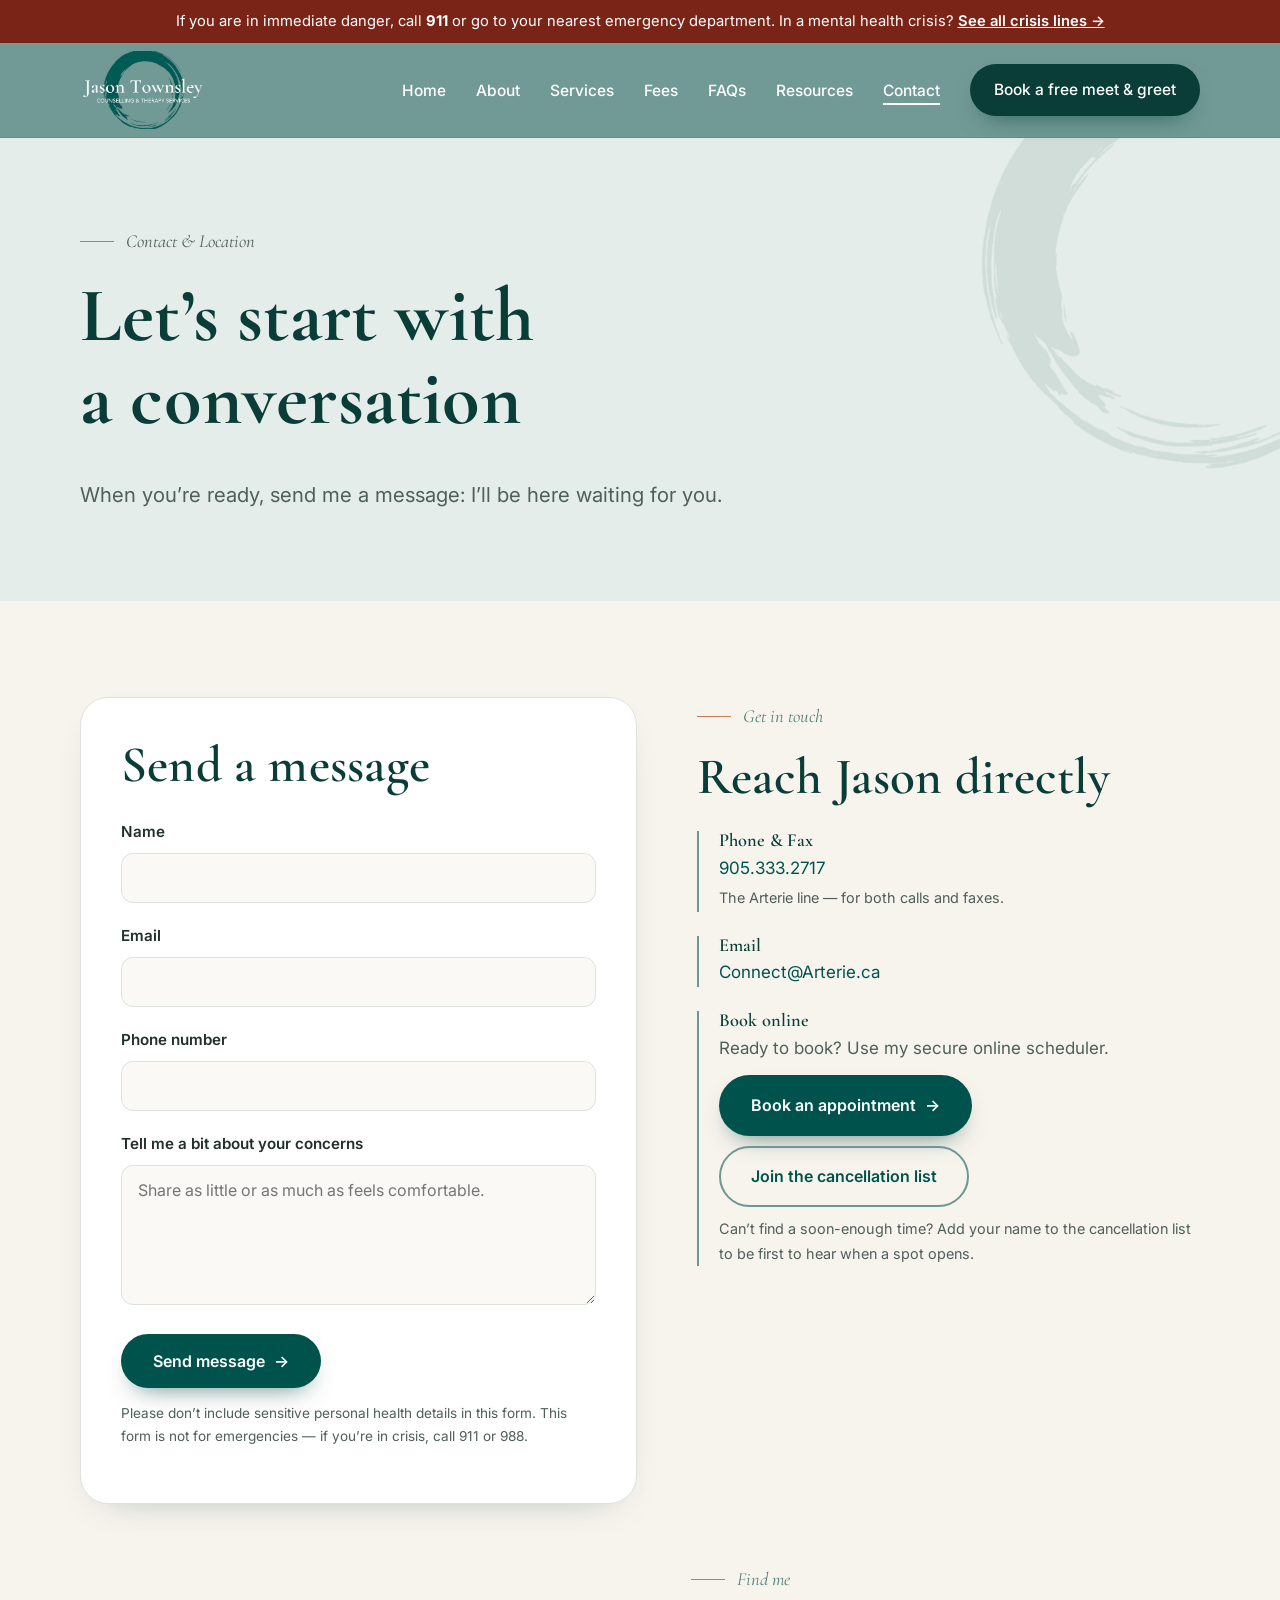
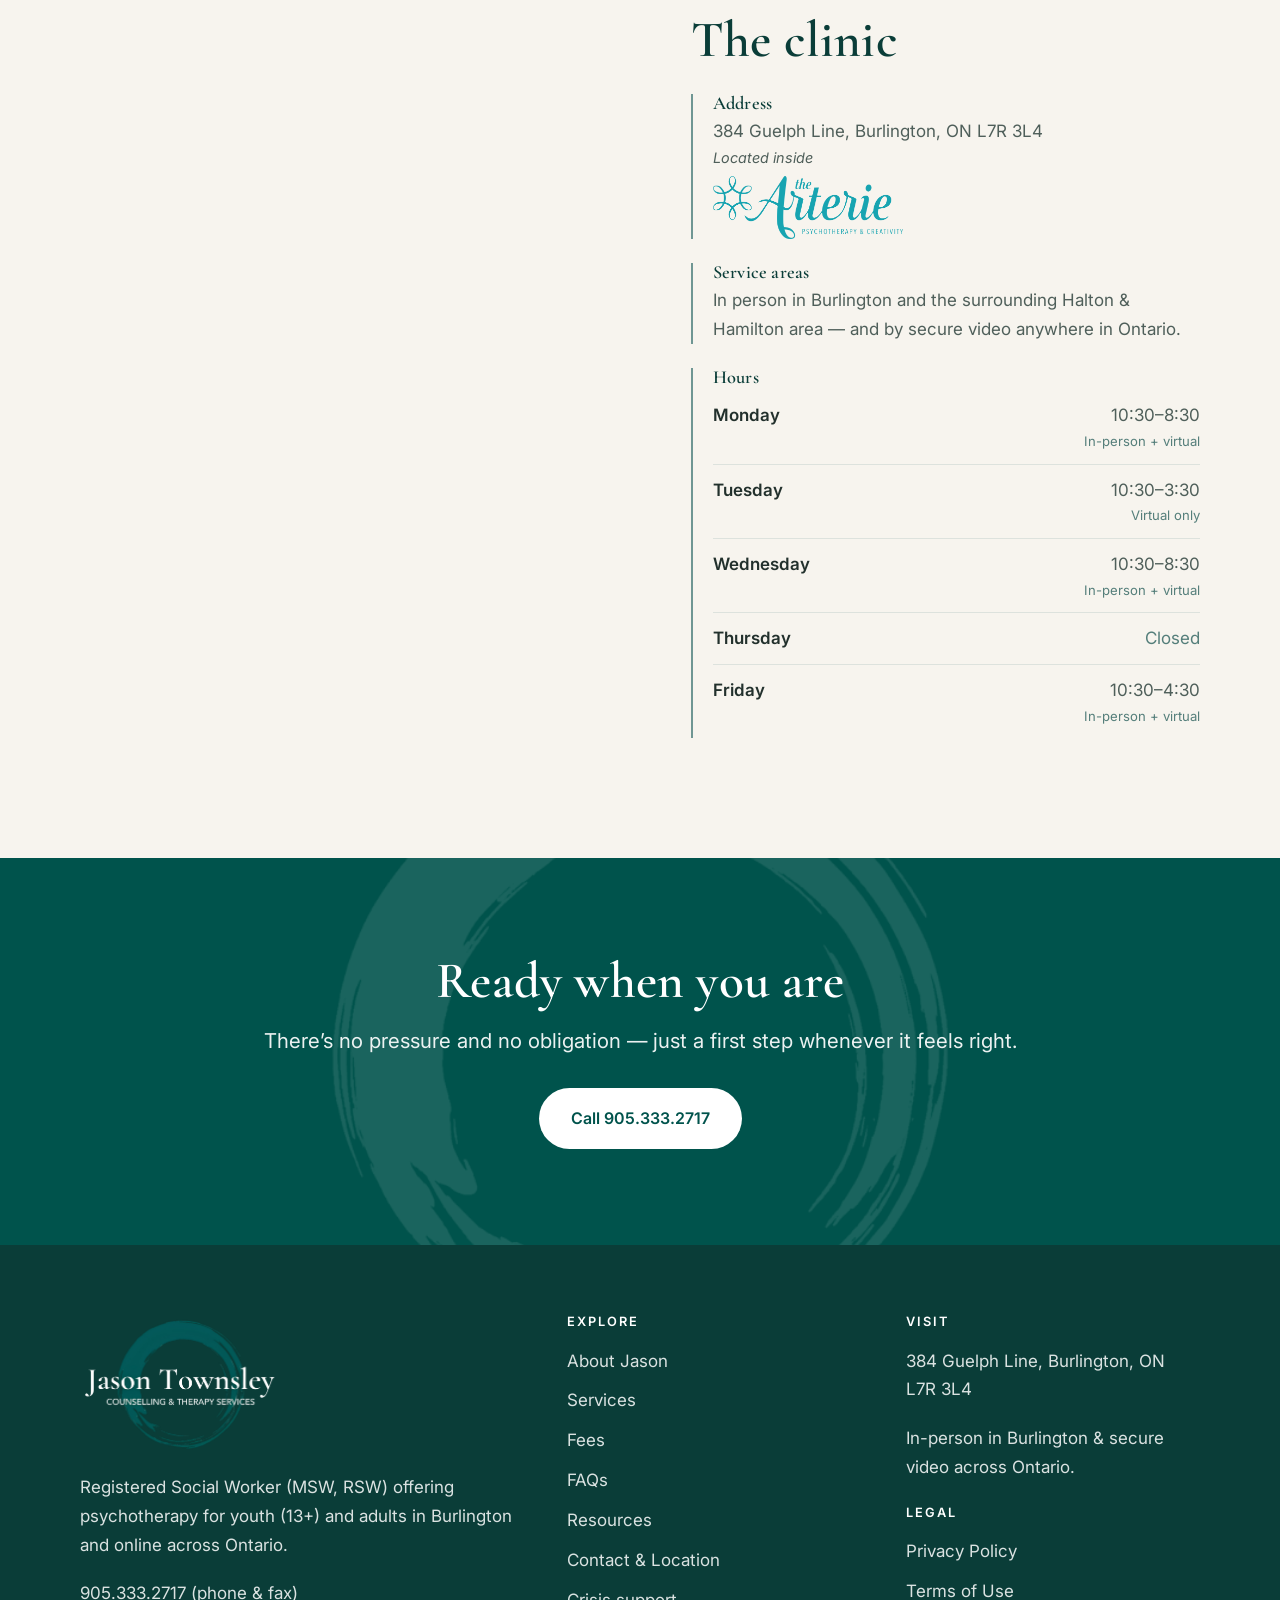
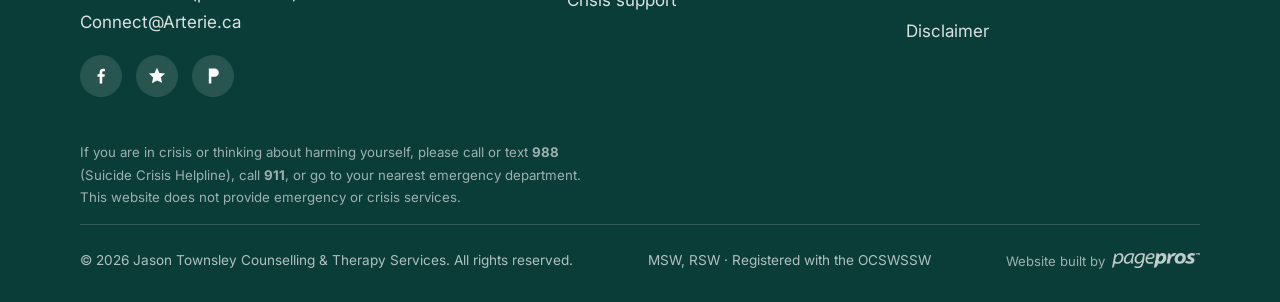
<file: contact.html>
<!DOCTYPE html>
<html lang="en">
<head>
<meta charset="utf-8">
<meta name="viewport" content="width=device-width, initial-scale=1">
<title>Contact &amp; Book | Jason Townsley Counselling &amp; Therapy, Burlington</title>
<meta name="description" content="Book a free meet & greet with Burlington therapist Jason Townsley, MSW, RSW. In-person at 384 Guelph Line or secure video across Ontario. Call 905.333.2717.">
<link rel="canonical" href="https://jasontownsley.com/contact.html">
<meta name="robots" content="index, follow">
<meta name="author" content="Jason Townsley, MSW, RSW">
<meta name="geo.region" content="CA-ON">
<meta name="geo.placename" content="Burlington, Ontario">
<meta property="og:type" content="website">
<meta property="og:site_name" content="Jason Townsley Counselling &amp; Therapy Services">
<meta property="og:title" content="Contact &amp; Book | Jason Townsley Counselling &amp; Therapy, Burlington">
<meta property="og:description" content="Book a free meet & greet with Burlington therapist Jason Townsley, MSW, RSW. In-person at 384 Guelph Line or secure video across Ontario. Call 905.333.2717.">
<meta property="og:url" content="https://jasontownsley.com/contact.html">
<meta property="og:image" content="https://jasontownsley.com/assets/img/room.jpg">
<meta name="twitter:card" content="summary_large_image">
<meta name="twitter:title" content="Contact &amp; Book | Jason Townsley Counselling &amp; Therapy, Burlington">
<meta name="twitter:description" content="Book a free meet & greet with Burlington therapist Jason Townsley, MSW, RSW. In-person at 384 Guelph Line or secure video across Ontario. Call 905.333.2717.">
<meta name="twitter:image" content="https://jasontownsley.com/assets/img/room.jpg">
<link rel="icon" href="assets/img/mark.svg">
<link rel="apple-touch-icon" href="assets/img/logo.jpg">
<link rel="preconnect" href="https://fonts.googleapis.com">
<link rel="preconnect" href="https://fonts.gstatic.com" crossorigin>
<link href="https://fonts.googleapis.com/css2?family=Cormorant+Garamond:ital,wght@0,500;0,600;0,700;1,500;1,600&family=Inter:wght@400;500;600&display=swap" rel="stylesheet">
<link rel="stylesheet" href="assets/style.css">
<script type="application/ld+json">{
  "@context":"https://schema.org",
  "@type":["MedicalBusiness","ProfessionalService"],
  "name":"Jason Townsley Counselling & Therapy Services",
  "image":"https://jasontownsley.com/assets/img/room.jpg",
  "@id":"https://jasontownsley.com",
  "url":"https://jasontownsley.com",
  "telephone":"+1-905-333-2717",
  "email":"connect@arterie.ca",
  "priceRange":"$$",
  "medicalSpecialty":"Psychiatric",
  "address":{"@type":"PostalAddress","streetAddress":"384 Guelph Line","addressLocality":"Burlington","addressRegion":"ON","postalCode":"L7R 3L4","addressCountry":"CA"},
  "geo":{"@type":"GeoCoordinates","latitude":43.3255,"longitude":-79.8003},
  "areaServed":["Burlington","Hamilton","Oakville","Waterdown","Flamborough","Halton Region","Ontario"],
  "founder":{"@type":"Person","name":"Jason Townsley","jobTitle":"Registered Social Worker (MSW, RSW)"},
  "openingHoursSpecification":[{"@type":"OpeningHoursSpecification","dayOfWeek":"Monday","opens":"10:30","closes":"20:30"},{"@type":"OpeningHoursSpecification","dayOfWeek":"Tuesday","opens":"10:30","closes":"15:30"},{"@type":"OpeningHoursSpecification","dayOfWeek":"Wednesday","opens":"10:30","closes":"20:30"},{"@type":"OpeningHoursSpecification","dayOfWeek":"Friday","opens":"10:30","closes":"16:30"}],
  "availableService":[
    {"@type":"MedicalTherapy","name":"Individual Psychotherapy for Adults (19+)"},
    {"@type":"MedicalTherapy","name":"Individual Psychotherapy for Youth (13-18)"},
    {"@type":"MedicalTherapy","name":"Free Meet & Greet Consultation"}
  ]
}</script>
</head>
<body>
<a class="skip" href="#main">Skip to content</a>
<div class="crisis-bar">If you are in immediate danger, call <strong>911</strong> or go to your nearest emergency department. In a mental health crisis? <a href="crisis.html">See all crisis lines &rarr;</a></div>
<header class="site-header">
<nav class="nav" aria-label="Main navigation">
  <a class="brand" href="index.html">
    <img class="brand-logo" src="assets/img/logo-nav.jpg" alt="Jason Townsley Counselling & Therapy Services">
  </a>
  <button class="nav-toggle" aria-label="Toggle menu" aria-expanded="false" aria-controls="nav-links">
    <span></span><span></span><span></span>
  </button>
  <ul class="nav-links" id="nav-links">
    <li><a href="index.html">Home</a></li>
    <li><a href="about.html">About</a></li>
    <li><a href="services.html">Services</a></li>
    <li><a href="fees-faqs.html">Fees</a></li>
    <li><a href="faqs.html">FAQs</a></li>
    <li><a href="resources.html">Resources</a></li>
    <li><a href="contact.html" aria-current="page">Contact</a></li>
    <li><a class="btn btn-primary nav-cta" href="https://ljtherapy.janeapp.com" target="_blank" rel="noopener" data-goal="book_meet_greet">Book a free meet &amp; greet</a></li>
  </ul>
</nav>
</header>

<main id="main">
<section class="page-hero">
  <img class="enso" src="assets/img/enso-real-sage.png" alt="" aria-hidden="true">
  <div class="wrap reveal">
    <p class="eyebrow">Contact &amp; Location</p>
    <h1>Let&rsquo;s start with<br>a conversation</h1>
    <p class="lead" style="max-width:56ch">When you&rsquo;re ready, send me a message: I&rsquo;ll be here waiting for you.</p>
  </div>
</section>

<section class="section">
  <div class="wrap contact-grid">
    <div class="reveal">
      <div class="form-card">
        <h2 style="margin-top:0">Send a message</h2>
        <div class="form-status" id="form-status"></div>
        <form id="contact-form" novalidate>
          <div class="field"><label for="cf-name">Name</label><input type="text" id="cf-name" name="name" autocomplete="name" required></div>
          <div class="field"><label for="cf-email">Email</label><input type="email" id="cf-email" name="email" autocomplete="email" required></div>
          <div class="field"><label for="cf-phone">Phone number</label><input type="tel" id="cf-phone" name="phone" autocomplete="tel"></div>
          <div class="field"><label for="cf-message">Tell me a bit about your concerns</label><textarea id="cf-message" name="message" placeholder="Share as little or as much as feels comfortable."></textarea></div>
          <button type="submit" class="btn btn-primary">Send message <span class="arw" aria-hidden="true">&rarr;</span></button>
          <p class="form-note" style="margin-top:14px">Please don&rsquo;t include sensitive personal health details in this form. This form is not for emergencies &mdash; if you&rsquo;re in crisis, call 911 or 988.</p>
        </form>
      </div>
    </div>

    <div class="reveal">
      <p class="eyebrow">Get in touch</p>
      <h2>Reach Jason directly</h2>
      <div class="info-block"><h3>Phone &amp; Fax</h3><p><a href="tel:19053332717">905.333.2717</a><br><span style="font-size:.9rem">The Arterie line &mdash; for both calls and faxes.</span></p></div>
      <div class="info-block"><h3>Email</h3><p><a href="mailto:Connect@Arterie.ca">Connect@Arterie.ca</a></p></div>
      <div class="info-block"><h3>Book online</h3>
        <p>Ready to book? Use my secure online scheduler.</p>
        <p style="margin-top:12px;display:flex;flex-wrap:wrap;gap:10px">
          <a class="btn btn-primary" href="https://ljtherapy.janeapp.com" target="_blank" rel="noopener" data-goal="book_meet_greet">Book an appointment <span class="arw" aria-hidden="true">&rarr;</span></a>
          <a class="btn btn-ghost" href="https://ljtherapy.janeapp.com/wait_list/new" target="_blank" rel="noopener" data-goal="join_cancellation_list">Join the cancellation list</a>
        </p>
        <p style="font-size:.9rem;margin-top:10px">Can&rsquo;t find a soon-enough time? Add your name to the cancellation list to be first to hear when a spot opens.</p>
      </div>
    </div>
  </div>

  <div class="wrap" style="margin-top:56px">
    <div class="location-grid reveal">
      <div class="location-map">
        <iframe class="map-embed" title="Map to 384 Guelph Line, Burlington, ON" loading="lazy" referrerpolicy="no-referrer-when-downgrade"
          src="https://www.google.com/maps?q=384+Guelph+Line,+Burlington,+ON+L7R+3L4&output=embed"></iframe>
      </div>
      <div class="location-info">
        <p class="eyebrow">Find me</p>
        <h2 style="margin-top:0">The clinic</h2>
        <div class="info-block"><h3>Address</h3><p>384 Guelph Line, Burlington, ON L7R 3L4</p>
          <p class="arterie-note" style="margin-bottom:4px">Located inside</p>
          <img class="arterie-logo" src="assets/img/arterie-logo.png" alt="The Arterie — Psychotherapy &amp; Creativity">
        </div>
        <div class="info-block"><h3>Service areas</h3><p>In person in Burlington and the surrounding Halton &amp; Hamilton area &mdash; and by secure video anywhere in Ontario.</p></div>
        <div class="info-block"><h3>Hours</h3>
          <ul class="hours">
            <li><span class="day">Monday</span><span class="time">10:30&ndash;8:30<span class="mode">In-person + virtual</span></span></li>
            <li><span class="day">Tuesday</span><span class="time">10:30&ndash;3:30<span class="mode">Virtual only</span></span></li>
            <li><span class="day">Wednesday</span><span class="time">10:30&ndash;8:30<span class="mode">In-person + virtual</span></span></li>
            <li><span class="day">Thursday</span><span class="time" style="color:var(--sage-deep)">Closed</span></li>
            <li><span class="day">Friday</span><span class="time">10:30&ndash;4:30<span class="mode">In-person + virtual</span></span></li>
          </ul>
        </div>
      </div>
    </div>
  </div>
</section>

<section class="cta-band">
  <img class="enso" src="assets/img/enso-real-white.png" alt="" aria-hidden="true">
  <div class="wrap">
    <h2>Ready when you are</h2>
    <p class="lead">There&rsquo;s no pressure and no obligation &mdash; just a first step whenever it feels right.</p>
    <a class="btn btn-light" href="tel:19053332717">Call 905.333.2717</a>
  </div>
</section>
</main>
<footer class="site-footer">
<div class="wrap">
  <div class="footer-grid">
    <div>
      <div class="footer-brand"><img class="footer-logo" src="assets/img/logo-white.png" alt="Jason Townsley Counselling & Therapy Services"></div>
      <p>Registered Social Worker (MSW, RSW) offering psychotherapy for youth&nbsp;(13+) and adults in Burlington and online across Ontario.</p>
      <p class="mb0"><a href="tel:19053332717">905.333.2717</a> (phone &amp; fax)<br><a href="mailto:Connect@Arterie.ca">Connect@Arterie.ca</a></p>
      <div class="social-row">
        <a href="https://www.facebook.com/JasonTownsleyTherapyServices" target="_blank" rel="noopener" aria-label="Facebook">
          <svg viewBox="0 0 24 24" aria-hidden="true"><path d="M13.5 21v-8h2.7l.4-3.1h-3.1V7.9c0-.9.3-1.5 1.6-1.5h1.6V3.6c-.8-.1-1.6-.2-2.4-.2-2.4 0-4 1.5-4 4.1v2.3H7.8V13h2.6v8z"/></svg>
        </a>
        <a href="https://www.provenexpert.com/en-us/jason-townsley-counselling-therapy-services/" target="_blank" rel="noopener" aria-label="ProvenExpert reviews" title="ProvenExpert">
          <svg viewBox="0 0 24 24" aria-hidden="true"><path d="M12 2l2.9 6.3 6.8.6-5.1 4.5 1.5 6.7L12 17.3 5.9 20.6l1.5-6.7L2.3 8.9l6.8-.6z"/></svg>
        </a>
      
        <a href="https://www.psychologytoday.com/ca/therapists/jason-townsley-burlington-on/825683" target="_blank" rel="noopener" aria-label="Psychology Today profile" title="Psychology Today">
          <svg viewBox="0 0 24 24" aria-hidden="true"><path d="M7 3h7a5 5 0 0 1 0 10h-4v8H7z"/></svg>
        </a>
      </div>
    </div>
    <div>
      <h4>Explore</h4>
      <ul class="footer-nav">
        <li><a href="about.html">About Jason</a></li>
        <li><a href="services.html">Services</a></li>
        <li><a href="fees-faqs.html">Fees</a></li>
    <li><a href="faqs.html">FAQs</a></li>
        <li><a href="resources.html">Resources</a></li>
        <li><a href="contact.html">Contact &amp; Location</a></li>
        <li><a href="crisis.html">Crisis support</a></li>
      </ul>
    </div>
    <div>
      <h4>Visit</h4>
      <p>384 Guelph Line, Burlington, ON L7R 3L4</p>
      <p style="margin-top:10px">In-person in Burlington &amp; secure video across Ontario.</p>
      <h4 style="margin-top:24px">Legal</h4>
      <ul class="footer-nav">
        <li><a href="privacy-policy.html">Privacy Policy</a></li>
        <li><a href="terms-of-use.html">Terms of Use</a></li>
        <li><a href="disclaimer.html">Disclaimer</a></li>
      </ul>
    </div>
  </div>
  <p class="disclaimer">If you are in crisis or thinking about harming yourself, please call or text <strong>988</strong> (Suicide Crisis Helpline), call <strong>911</strong>, or go to your nearest emergency department. This website does not provide emergency or crisis services.</p>
  <div class="footer-bottom">
    <span>&copy; 2026 Jason Townsley Counselling &amp; Therapy Services. All rights reserved.</span>
    <span>MSW, RSW &middot; Registered with the <a href="https://www.ocswssw.org/" target="_blank" rel="noopener">OCSWSSW</a></span>
    <span class="built-by">Website built by <a href="https://pagepros.io" target="_blank" rel="noopener" aria-label="PagePros - pagepros.io"><img src="assets/img/pagepros-logo-white.png" alt="PagePros"></a></span>
  </div>
</div>
</footer>
<script src="assets/main.js"></script>
</body>
</html>
</file>
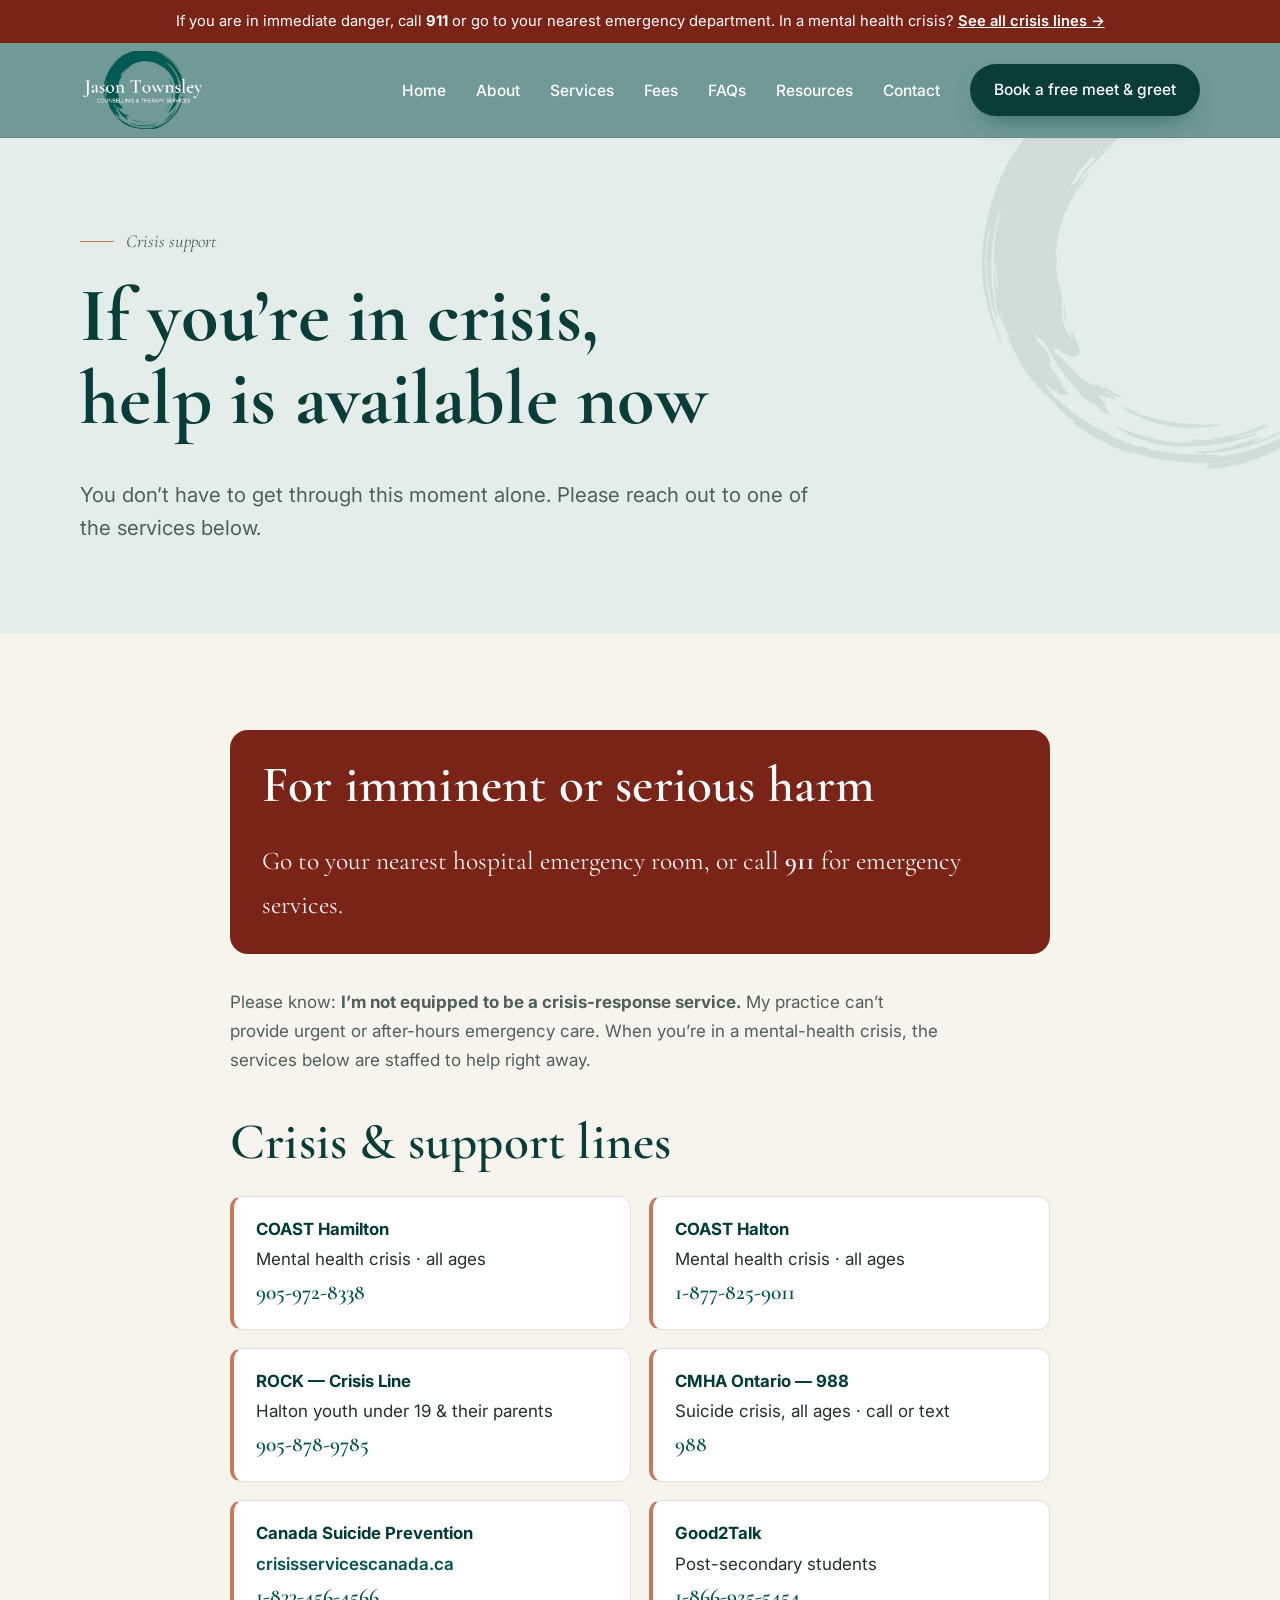
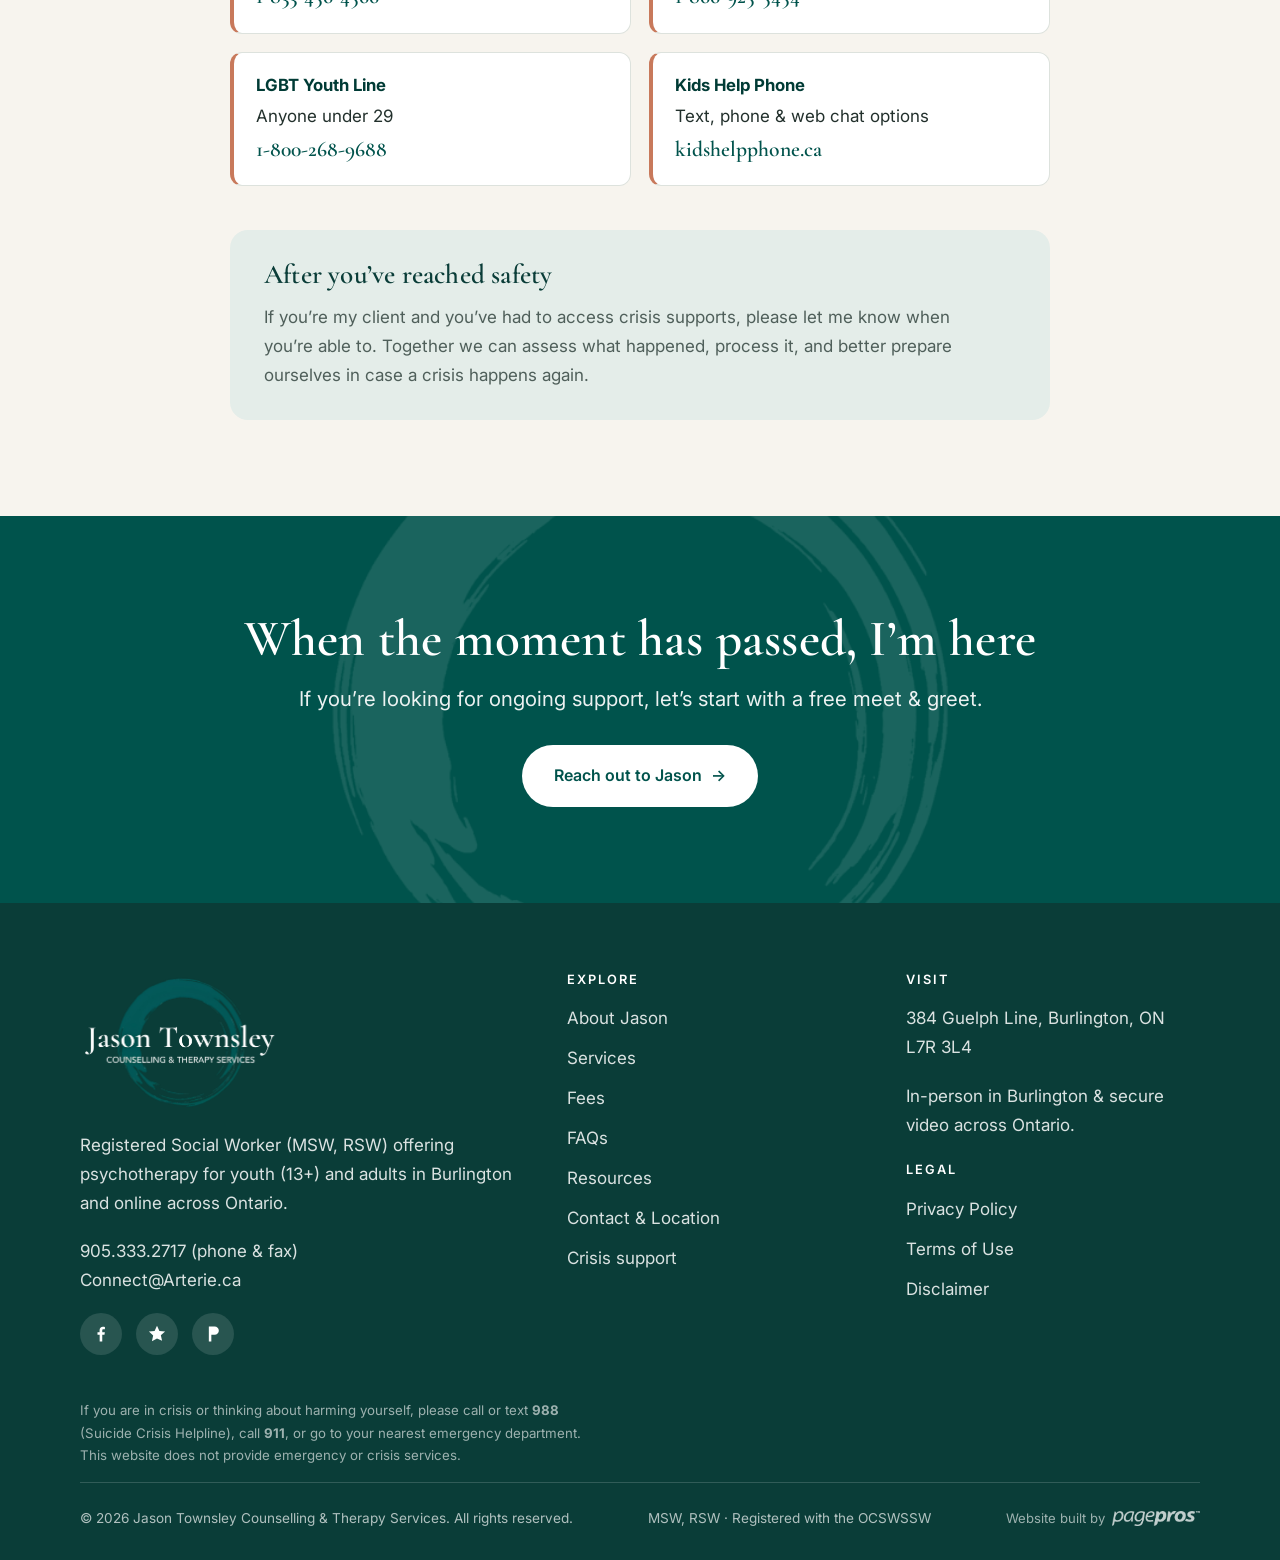
<file: crisis.html>
<!DOCTYPE html>
<html lang="en">
<head>
<meta charset="utf-8">
<meta name="viewport" content="width=device-width, initial-scale=1">
<title>In Crisis? Immediate Mental Health Support | Jason Townsley Counselling</title>
<meta name="description" content="If you are in a mental health crisis, immediate help is available. Emergency and crisis lines for Halton, Hamilton and Ontario — COAST, ROCK, Kids Help Phone, 988, and more.">
<link rel="canonical" href="https://jasontownsley.com/crisis.html">
<meta name="robots" content="index, follow">
<meta name="author" content="Jason Townsley, MSW, RSW">
<meta name="geo.region" content="CA-ON">
<meta name="geo.placename" content="Burlington, Ontario">
<meta property="og:type" content="website">
<meta property="og:site_name" content="Jason Townsley Counselling &amp; Therapy Services">
<meta property="og:title" content="In Crisis? Immediate Mental Health Support">
<meta property="og:description" content="If you are in a mental health crisis, immediate help is available. Emergency and crisis lines for Halton, Hamilton and Ontario.">
<meta property="og:url" content="https://jasontownsley.com/crisis.html">
<meta property="og:image" content="https://jasontownsley.com/assets/img/room.jpg">
<meta name="twitter:card" content="summary_large_image">
<link rel="icon" href="assets/img/mark.svg">
<link rel="apple-touch-icon" href="assets/img/logo.jpg">
<link rel="preconnect" href="https://fonts.googleapis.com">
<link rel="preconnect" href="https://fonts.gstatic.com" crossorigin>
<link href="https://fonts.googleapis.com/css2?family=Cormorant+Garamond:ital,wght@0,500;0,600;0,700;1,500;1,600&family=Inter:wght@400;500;600&display=swap" rel="stylesheet">
<link rel="stylesheet" href="assets/style.css">
</head>
<body>
<a class="skip" href="#main">Skip to content</a>
<div class="crisis-bar">If you are in immediate danger, call <strong>911</strong> or go to your nearest emergency department. In a mental health crisis? <a href="crisis.html">See all crisis lines &rarr;</a></div>
<header class="site-header">
<nav class="nav" aria-label="Main navigation">
  <a class="brand" href="index.html">
    <img class="brand-logo" src="assets/img/logo-nav.jpg" alt="Jason Townsley Counselling & Therapy Services">
  </a>
  <button class="nav-toggle" aria-label="Toggle menu" aria-expanded="false" aria-controls="nav-links">
    <span></span><span></span><span></span>
  </button>
  <ul class="nav-links" id="nav-links">
    <li><a href="index.html">Home</a></li>
    <li><a href="about.html">About</a></li>
    <li><a href="services.html">Services</a></li>
    <li><a href="fees-faqs.html">Fees</a></li>
    <li><a href="faqs.html">FAQs</a></li>
    <li><a href="resources.html">Resources</a></li>
    <li><a href="contact.html">Contact</a></li>
    <li><a class="btn btn-primary nav-cta" href="https://ljtherapy.janeapp.com" target="_blank" rel="noopener" data-goal="book_meet_greet">Book a free meet &amp; greet</a></li>
  </ul>
</nav>
</header>

<main id="main">
<section class="page-hero">
  <img class="enso" src="assets/img/enso-real-sage.png" alt="" aria-hidden="true">
  <div class="wrap reveal">
    <p class="eyebrow">Crisis support</p>
    <h1>If you&rsquo;re in crisis,<br>help is available now</h1>
    <p class="lead" style="max-width:56ch">You don&rsquo;t have to get through this moment alone. Please reach out to one of the services below.</p>
  </div>
</section>

<section class="section">
  <div class="wrap" style="max-width:900px">

    <div class="crisis-emergency reveal">
      <h2>For imminent or serious harm</h2>
      <p class="big">Go to your nearest hospital emergency room, or call <strong>911</strong> for emergency services.</p>
    </div>

    <div class="reveal">
      <p style="color:var(--ink-soft);max-width:65ch">Please know: <strong>I&rsquo;m not equipped to be a crisis-response service.</strong> My practice can&rsquo;t provide urgent or after-hours emergency care. When you&rsquo;re in a mental-health crisis, the services below are staffed to help right away.</p>
    </div>

    <h2 style="margin-top:40px">Crisis &amp; support lines</h2>
    <ul class="crisis-list reveal">
      <li>
        <strong>COAST Hamilton</strong>
        Mental health crisis &middot; all ages
        <div class="num"><a href="tel:9059728338">905-972-8338</a></div>
      </li>
      <li>
        <strong>COAST Halton</strong>
        Mental health crisis &middot; all ages
        <div class="num"><a href="tel:18778259011">1-877-825-9011</a></div>
      </li>
      <li>
        <strong>ROCK &mdash; Crisis Line</strong>
        Halton youth under 19 &amp; their parents
        <div class="num"><a href="tel:9058789785">905-878-9785</a></div>
      </li>
      <li>
        <strong>CMHA Ontario &mdash; 988</strong>
        Suicide crisis, all ages &middot; call or text
        <div class="num"><a href="tel:988">988</a></div>
      </li>
      <li>
        <strong>Canada Suicide Prevention</strong>
        <a href="https://www.crisisservicescanada.ca/en" target="_blank" rel="noopener">crisisservicescanada.ca</a>
        <div class="num"><a href="tel:18334564566">1-833-456-4566</a></div>
      </li>
      <li>
        <strong>Good2Talk</strong>
        Post-secondary students
        <div class="num"><a href="tel:18669255454">1-866-925-5454</a></div>
      </li>
      <li>
        <strong>LGBT Youth Line</strong>
        Anyone under 29
        <div class="num"><a href="tel:18002689688">1-800-268-9688</a></div>
      </li>
      <li>
        <strong>Kids Help Phone</strong>
        Text, phone &amp; web chat options
        <div class="num"><a href="https://kidshelpphone.ca/urgent-help" target="_blank" rel="noopener">kidshelpphone.ca</a></div>
      </li>
    </ul>

    <div class="reveal" style="margin-top:44px;background:var(--sage-mist);border-radius:var(--radius);padding:30px 34px">
      <h3 style="margin-top:0">After you&rsquo;ve reached safety</h3>
      <p style="margin-bottom:0;color:var(--ink-soft)">If you&rsquo;re my client and you&rsquo;ve had to access crisis supports, please let me know when you&rsquo;re able to. Together we can assess what happened, process it, and better prepare ourselves in case a crisis happens again.</p>
    </div>

  </div>
</section>

<section class="cta-band">
  <img class="enso" src="assets/img/enso-real-white.png" alt="" aria-hidden="true">
  <div class="wrap">
    <h2>When the moment has passed, I&rsquo;m here</h2>
    <p class="lead">If you&rsquo;re looking for ongoing support, let&rsquo;s start with a free meet &amp; greet.</p>
    <a class="btn btn-light" href="contact.html">Reach out to Jason <span class="arw" aria-hidden="true">&rarr;</span></a>
  </div>
</section>
</main>

<footer class="site-footer">
<div class="wrap">
  <div class="footer-grid">
    <div>
      <div class="footer-brand"><img class="footer-logo" src="assets/img/logo-white.png" alt="Jason Townsley Counselling & Therapy Services"></div>
      <p>Registered Social Worker (MSW, RSW) offering psychotherapy for youth&nbsp;(13+) and adults in Burlington and online across Ontario.</p>
      <p class="mb0"><a href="tel:19053332717">905.333.2717</a> (phone &amp; fax)<br><a href="mailto:Connect@Arterie.ca">Connect@Arterie.ca</a></p>
      <div class="social-row">
        <a href="https://www.facebook.com/JasonTownsleyTherapyServices" target="_blank" rel="noopener" aria-label="Facebook">
          <svg viewBox="0 0 24 24" aria-hidden="true"><path d="M13.5 21v-8h2.7l.4-3.1h-3.1V7.9c0-.9.3-1.5 1.6-1.5h1.6V3.6c-.8-.1-1.6-.2-2.4-.2-2.4 0-4 1.5-4 4.1v2.3H7.8V13h2.6v8z"/></svg>
        </a>
        <a href="https://www.provenexpert.com/en-us/jason-townsley-counselling-therapy-services/" target="_blank" rel="noopener" aria-label="ProvenExpert reviews" title="ProvenExpert">
          <svg viewBox="0 0 24 24" aria-hidden="true"><path d="M12 2l2.9 6.3 6.8.6-5.1 4.5 1.5 6.7L12 17.3 5.9 20.6l1.5-6.7L2.3 8.9l6.8-.6z"/></svg>
        </a>
      
        <a href="https://www.psychologytoday.com/ca/therapists/jason-townsley-burlington-on/825683" target="_blank" rel="noopener" aria-label="Psychology Today profile" title="Psychology Today">
          <svg viewBox="0 0 24 24" aria-hidden="true"><path d="M7 3h7a5 5 0 0 1 0 10h-4v8H7z"/></svg>
        </a>
      </div>
    </div>
    <div>
      <h4>Explore</h4>
      <ul class="footer-nav">
        <li><a href="about.html">About Jason</a></li>
        <li><a href="services.html">Services</a></li>
        <li><a href="fees-faqs.html">Fees</a></li>
    <li><a href="faqs.html">FAQs</a></li>
        <li><a href="resources.html">Resources</a></li>
        <li><a href="contact.html">Contact &amp; Location</a></li>
        <li><a href="crisis.html">Crisis support</a></li>
      </ul>
    </div>
    <div>
      <h4>Visit</h4>
      <p>384 Guelph Line, Burlington, ON L7R 3L4</p>
      <p style="margin-top:10px">In-person in Burlington &amp; secure video across Ontario.</p>
      <h4 style="margin-top:24px">Legal</h4>
      <ul class="footer-nav">
        <li><a href="privacy-policy.html">Privacy Policy</a></li>
        <li><a href="terms-of-use.html">Terms of Use</a></li>
        <li><a href="disclaimer.html">Disclaimer</a></li>
      </ul>
    </div>
  </div>
  <p class="disclaimer">If you are in crisis or thinking about harming yourself, please call or text <strong>988</strong> (Suicide Crisis Helpline), call <strong>911</strong>, or go to your nearest emergency department. This website does not provide emergency or crisis services.</p>
  <div class="footer-bottom">
    <span>&copy; 2026 Jason Townsley Counselling &amp; Therapy Services. All rights reserved.</span>
    <span>MSW, RSW &middot; Registered with the <a href="https://www.ocswssw.org/" target="_blank" rel="noopener">OCSWSSW</a></span>
    <span class="built-by">Website built by <a href="https://pagepros.io" target="_blank" rel="noopener" aria-label="PagePros - pagepros.io"><img src="assets/img/pagepros-logo-white.png" alt="PagePros"></a></span>
  </div>
</div>
</footer>
<script src="assets/main.js"></script>
</body>
</html>
</file>
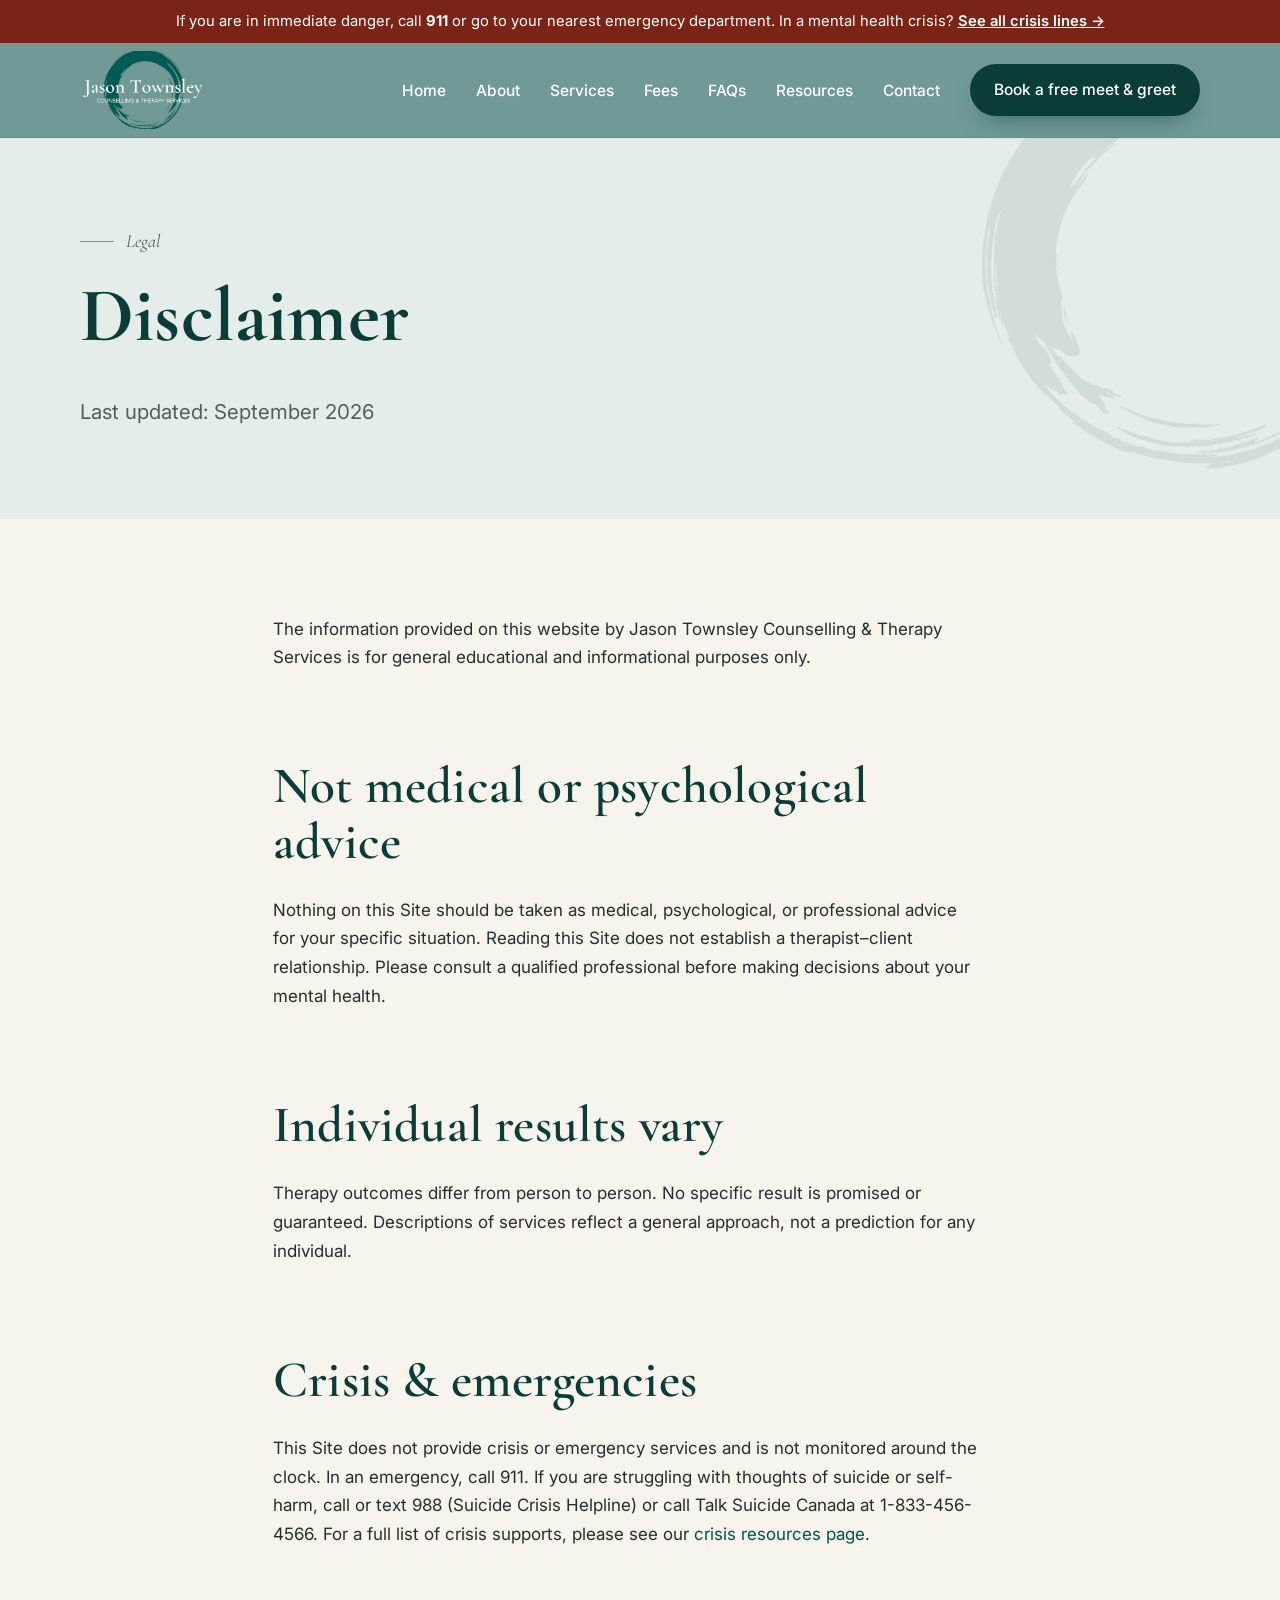
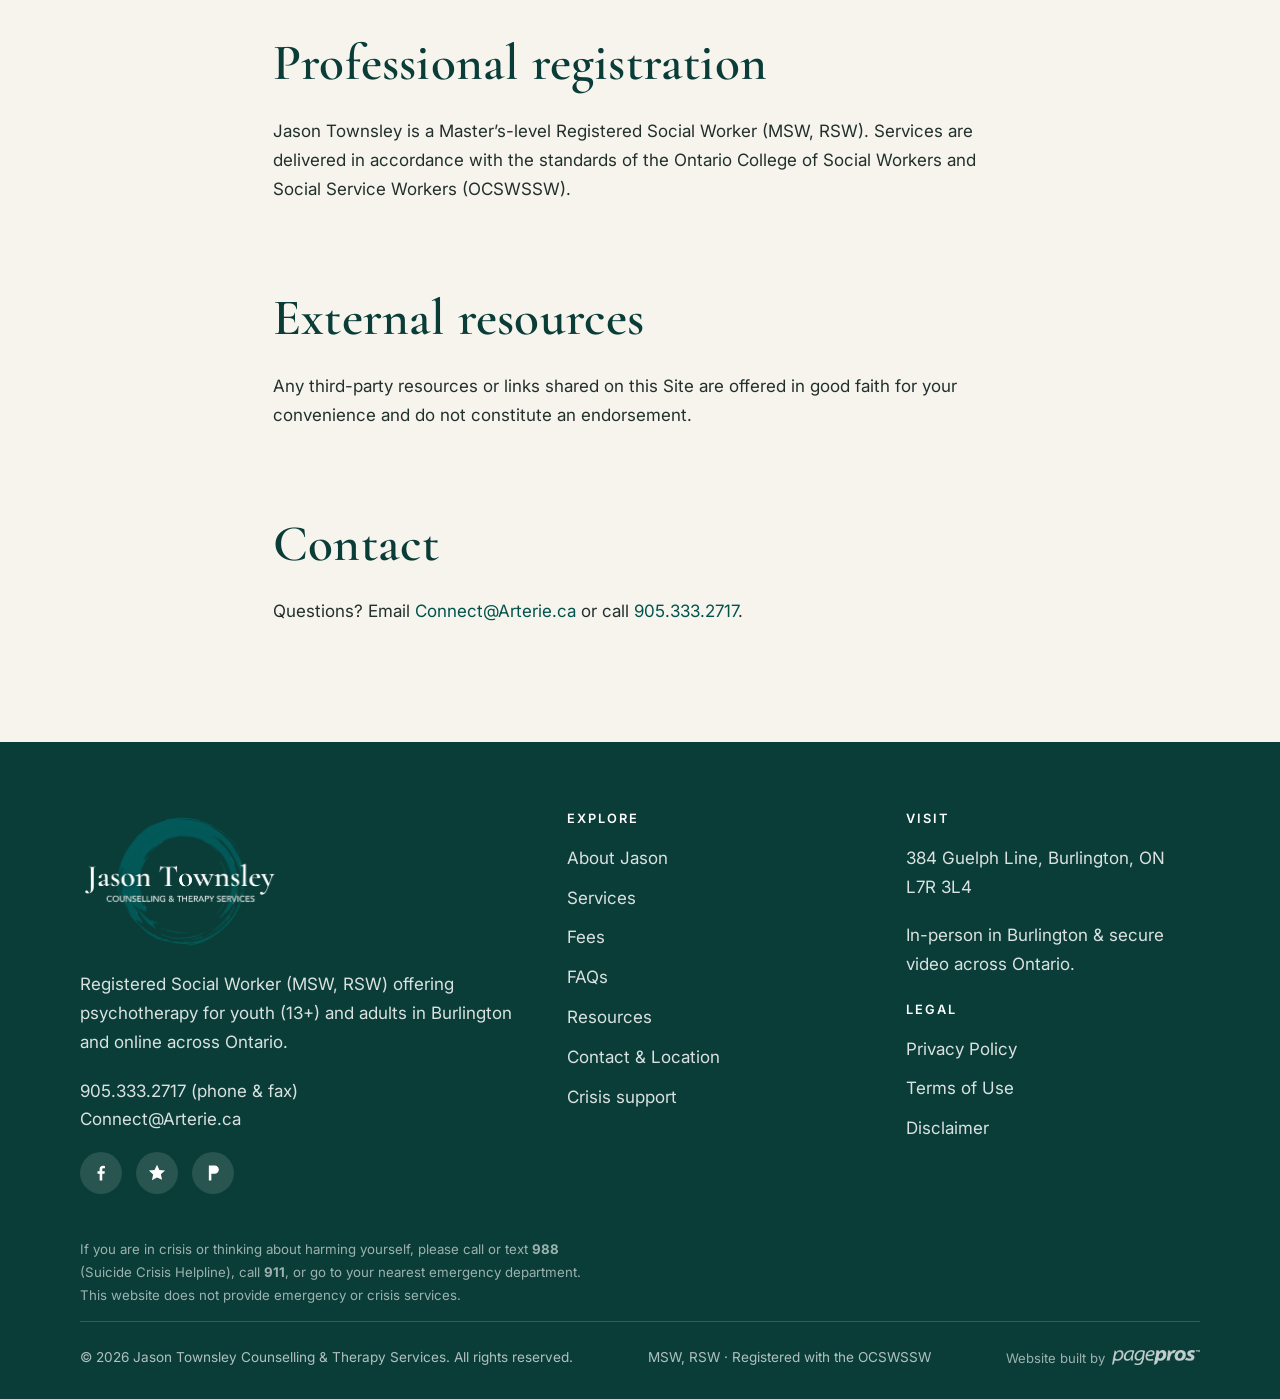
<file: disclaimer.html>
<!DOCTYPE html>
<html lang="en">
<head>
<meta charset="utf-8">
<meta name="viewport" content="width=device-width, initial-scale=1">
<title>Disclaimer | Jason Townsley Counselling &amp; Therapy Services</title>
<meta name="description" content="Important disclaimer regarding the informational nature of this website and mental health crisis resources.">
<link rel="canonical" href="https://jasontownsley.com/disclaimer.html">
<meta name="robots" content="index, follow">
<meta name="author" content="Jason Townsley, MSW, RSW">
<meta name="geo.region" content="CA-ON">
<meta name="geo.placename" content="Burlington, Ontario">
<meta property="og:type" content="website">
<meta property="og:site_name" content="Jason Townsley Counselling &amp; Therapy Services">
<meta property="og:title" content="Disclaimer | Jason Townsley Counselling &amp; Therapy Services">
<meta property="og:description" content="Important disclaimer regarding the informational nature of this website and mental health crisis resources.">
<meta property="og:url" content="https://jasontownsley.com/disclaimer.html">
<meta property="og:image" content="https://jasontownsley.com/assets/img/room.jpg">
<meta name="twitter:card" content="summary_large_image">
<meta name="twitter:title" content="Disclaimer | Jason Townsley Counselling &amp; Therapy Services">
<meta name="twitter:description" content="Important disclaimer regarding the informational nature of this website and mental health crisis resources.">
<meta name="twitter:image" content="https://jasontownsley.com/assets/img/room.jpg">
<link rel="icon" href="assets/img/mark.svg">
<link rel="apple-touch-icon" href="assets/img/logo.jpg">
<link rel="preconnect" href="https://fonts.googleapis.com">
<link rel="preconnect" href="https://fonts.gstatic.com" crossorigin>
<link href="https://fonts.googleapis.com/css2?family=Cormorant+Garamond:ital,wght@0,500;0,600;0,700;1,500;1,600&family=Inter:wght@400;500;600&display=swap" rel="stylesheet">
<link rel="stylesheet" href="assets/style.css">
<script type="application/ld+json">{
  "@context":"https://schema.org",
  "@type":["MedicalBusiness","ProfessionalService"],
  "name":"Jason Townsley Counselling & Therapy Services",
  "image":"https://jasontownsley.com/assets/img/room.jpg",
  "@id":"https://jasontownsley.com",
  "url":"https://jasontownsley.com",
  "telephone":"+1-905-333-2717",
  "email":"connect@arterie.ca",
  "priceRange":"$$",
  "medicalSpecialty":"Psychiatric",
  "address":{"@type":"PostalAddress","streetAddress":"384 Guelph Line","addressLocality":"Burlington","addressRegion":"ON","postalCode":"L7R 3L4","addressCountry":"CA"},
  "geo":{"@type":"GeoCoordinates","latitude":43.3255,"longitude":-79.8003},
  "areaServed":["Burlington","Hamilton","Oakville","Waterdown","Flamborough","Halton Region","Ontario"],
  "founder":{"@type":"Person","name":"Jason Townsley","jobTitle":"Registered Social Worker (MSW, RSW)"},
  "openingHoursSpecification":[{"@type":"OpeningHoursSpecification","dayOfWeek":"Monday","opens":"10:30","closes":"20:30"},{"@type":"OpeningHoursSpecification","dayOfWeek":"Tuesday","opens":"10:30","closes":"15:30"},{"@type":"OpeningHoursSpecification","dayOfWeek":"Wednesday","opens":"10:30","closes":"20:30"},{"@type":"OpeningHoursSpecification","dayOfWeek":"Friday","opens":"10:30","closes":"16:30"}],
  "availableService":[
    {"@type":"MedicalTherapy","name":"Individual Psychotherapy for Adults (19+)"},
    {"@type":"MedicalTherapy","name":"Individual Psychotherapy for Youth (13-18)"},
    {"@type":"MedicalTherapy","name":"Free Meet & Greet Consultation"}
  ]
}</script>
</head>
<body>
<a class="skip" href="#main">Skip to content</a>
<div class="crisis-bar">If you are in immediate danger, call <strong>911</strong> or go to your nearest emergency department. In a mental health crisis? <a href="crisis.html">See all crisis lines &rarr;</a></div>
<header class="site-header">
<nav class="nav" aria-label="Main navigation">
  <a class="brand" href="index.html">
    <img class="brand-logo" src="assets/img/logo-nav.jpg" alt="Jason Townsley Counselling & Therapy Services">
  </a>
  <button class="nav-toggle" aria-label="Toggle menu" aria-expanded="false" aria-controls="nav-links">
    <span></span><span></span><span></span>
  </button>
  <ul class="nav-links" id="nav-links">
    <li><a href="index.html">Home</a></li>
    <li><a href="about.html">About</a></li>
    <li><a href="services.html">Services</a></li>
    <li><a href="fees-faqs.html">Fees</a></li>
    <li><a href="faqs.html">FAQs</a></li>
    <li><a href="resources.html">Resources</a></li>
    <li><a href="contact.html">Contact</a></li>
    <li><a class="btn btn-primary nav-cta" href="https://ljtherapy.janeapp.com" target="_blank" rel="noopener" data-goal="book_meet_greet">Book a free meet &amp; greet</a></li>
  </ul>
</nav>
</header>

<main id="main">
<section class="page-hero">
  <img class="enso" src="assets/img/enso-real-sage.png" alt="" aria-hidden="true">
  <div class="wrap reveal">
    <p class="eyebrow">Legal</p>
    <h1>Disclaimer</h1>
    <p class="lead">Last updated: September 2026</p>
  </div>
</section>
<section class="section">
  <div class="wrap prose reveal">
    
<p>The information provided on this website by Jason Townsley Counselling &amp; Therapy Services is for general educational and informational purposes only.</p>
<h2>Not medical or psychological advice</h2>
<p>Nothing on this Site should be taken as medical, psychological, or professional advice for your specific situation. Reading this Site does not establish a therapist&ndash;client relationship. Please consult a qualified professional before making decisions about your mental health.</p>
<h2>Individual results vary</h2>
<p>Therapy outcomes differ from person to person. No specific result is promised or guaranteed. Descriptions of services reflect a general approach, not a prediction for any individual.</p>
<h2>Crisis &amp; emergencies</h2>
<p>This Site does not provide crisis or emergency services and is not monitored around the clock. In an emergency, call 911. If you are struggling with thoughts of suicide or self-harm, call or text 988 (Suicide Crisis Helpline) or call Talk Suicide Canada at 1-833-456-4566. For a full list of crisis supports, please see our <a href="crisis.html">crisis resources page</a>.</p>
<h2>Professional registration</h2>
<p>Jason Townsley is a Master&rsquo;s-level Registered Social Worker (MSW, RSW). Services are delivered in accordance with the standards of the Ontario College of Social Workers and Social Service Workers (OCSWSSW).</p>
<h2>External resources</h2>
<p>Any third-party resources or links shared on this Site are offered in good faith for your convenience and do not constitute an endorsement.</p>
<h2>Contact</h2>
<p>Questions? Email <a href="mailto:Connect@Arterie.ca">Connect@Arterie.ca</a> or call <a href="tel:19053332717">905.333.2717</a>.</p>

  </div>
</section>
</main>
<footer class="site-footer">
<div class="wrap">
  <div class="footer-grid">
    <div>
      <div class="footer-brand"><img class="footer-logo" src="assets/img/logo-white.png" alt="Jason Townsley Counselling & Therapy Services"></div>
      <p>Registered Social Worker (MSW, RSW) offering psychotherapy for youth&nbsp;(13+) and adults in Burlington and online across Ontario.</p>
      <p class="mb0"><a href="tel:19053332717">905.333.2717</a> (phone &amp; fax)<br><a href="mailto:Connect@Arterie.ca">Connect@Arterie.ca</a></p>
      <div class="social-row">
        <a href="https://www.facebook.com/JasonTownsleyTherapyServices" target="_blank" rel="noopener" aria-label="Facebook">
          <svg viewBox="0 0 24 24" aria-hidden="true"><path d="M13.5 21v-8h2.7l.4-3.1h-3.1V7.9c0-.9.3-1.5 1.6-1.5h1.6V3.6c-.8-.1-1.6-.2-2.4-.2-2.4 0-4 1.5-4 4.1v2.3H7.8V13h2.6v8z"/></svg>
        </a>
        <a href="https://www.provenexpert.com/en-us/jason-townsley-counselling-therapy-services/" target="_blank" rel="noopener" aria-label="ProvenExpert reviews" title="ProvenExpert">
          <svg viewBox="0 0 24 24" aria-hidden="true"><path d="M12 2l2.9 6.3 6.8.6-5.1 4.5 1.5 6.7L12 17.3 5.9 20.6l1.5-6.7L2.3 8.9l6.8-.6z"/></svg>
        </a>
      
        <a href="https://www.psychologytoday.com/ca/therapists/jason-townsley-burlington-on/825683" target="_blank" rel="noopener" aria-label="Psychology Today profile" title="Psychology Today">
          <svg viewBox="0 0 24 24" aria-hidden="true"><path d="M7 3h7a5 5 0 0 1 0 10h-4v8H7z"/></svg>
        </a>
      </div>
    </div>
    <div>
      <h4>Explore</h4>
      <ul class="footer-nav">
        <li><a href="about.html">About Jason</a></li>
        <li><a href="services.html">Services</a></li>
        <li><a href="fees-faqs.html">Fees</a></li>
    <li><a href="faqs.html">FAQs</a></li>
        <li><a href="resources.html">Resources</a></li>
        <li><a href="contact.html">Contact &amp; Location</a></li>
        <li><a href="crisis.html">Crisis support</a></li>
      </ul>
    </div>
    <div>
      <h4>Visit</h4>
      <p>384 Guelph Line, Burlington, ON L7R 3L4</p>
      <p style="margin-top:10px">In-person in Burlington &amp; secure video across Ontario.</p>
      <h4 style="margin-top:24px">Legal</h4>
      <ul class="footer-nav">
        <li><a href="privacy-policy.html">Privacy Policy</a></li>
        <li><a href="terms-of-use.html">Terms of Use</a></li>
        <li><a href="disclaimer.html">Disclaimer</a></li>
      </ul>
    </div>
  </div>
  <p class="disclaimer">If you are in crisis or thinking about harming yourself, please call or text <strong>988</strong> (Suicide Crisis Helpline), call <strong>911</strong>, or go to your nearest emergency department. This website does not provide emergency or crisis services.</p>
  <div class="footer-bottom">
    <span>&copy; 2026 Jason Townsley Counselling &amp; Therapy Services. All rights reserved.</span>
    <span>MSW, RSW &middot; Registered with the <a href="https://www.ocswssw.org/" target="_blank" rel="noopener">OCSWSSW</a></span>
    <span class="built-by">Website built by <a href="https://pagepros.io" target="_blank" rel="noopener" aria-label="PagePros - pagepros.io"><img src="assets/img/pagepros-logo-white.png" alt="PagePros"></a></span>
  </div>
</div>
</footer>
<script src="assets/main.js"></script>
</body>
</html>
</file>
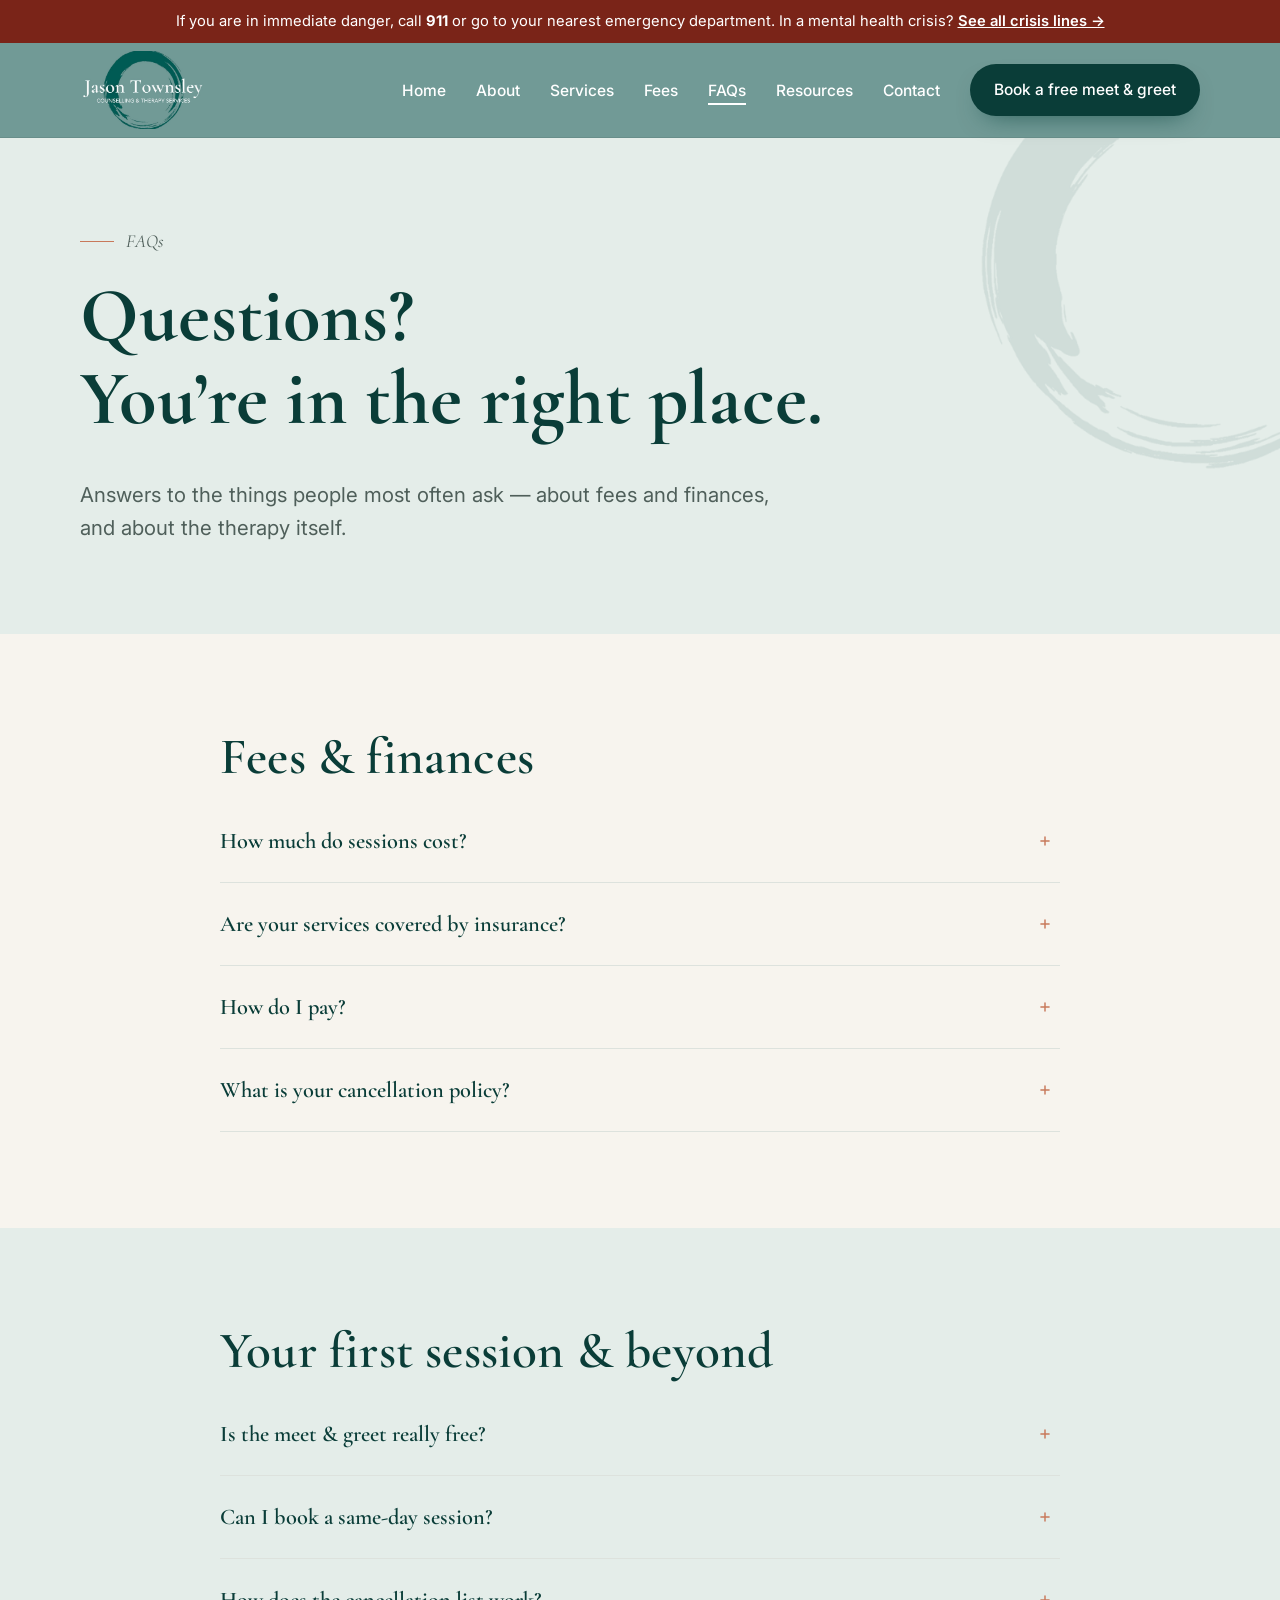
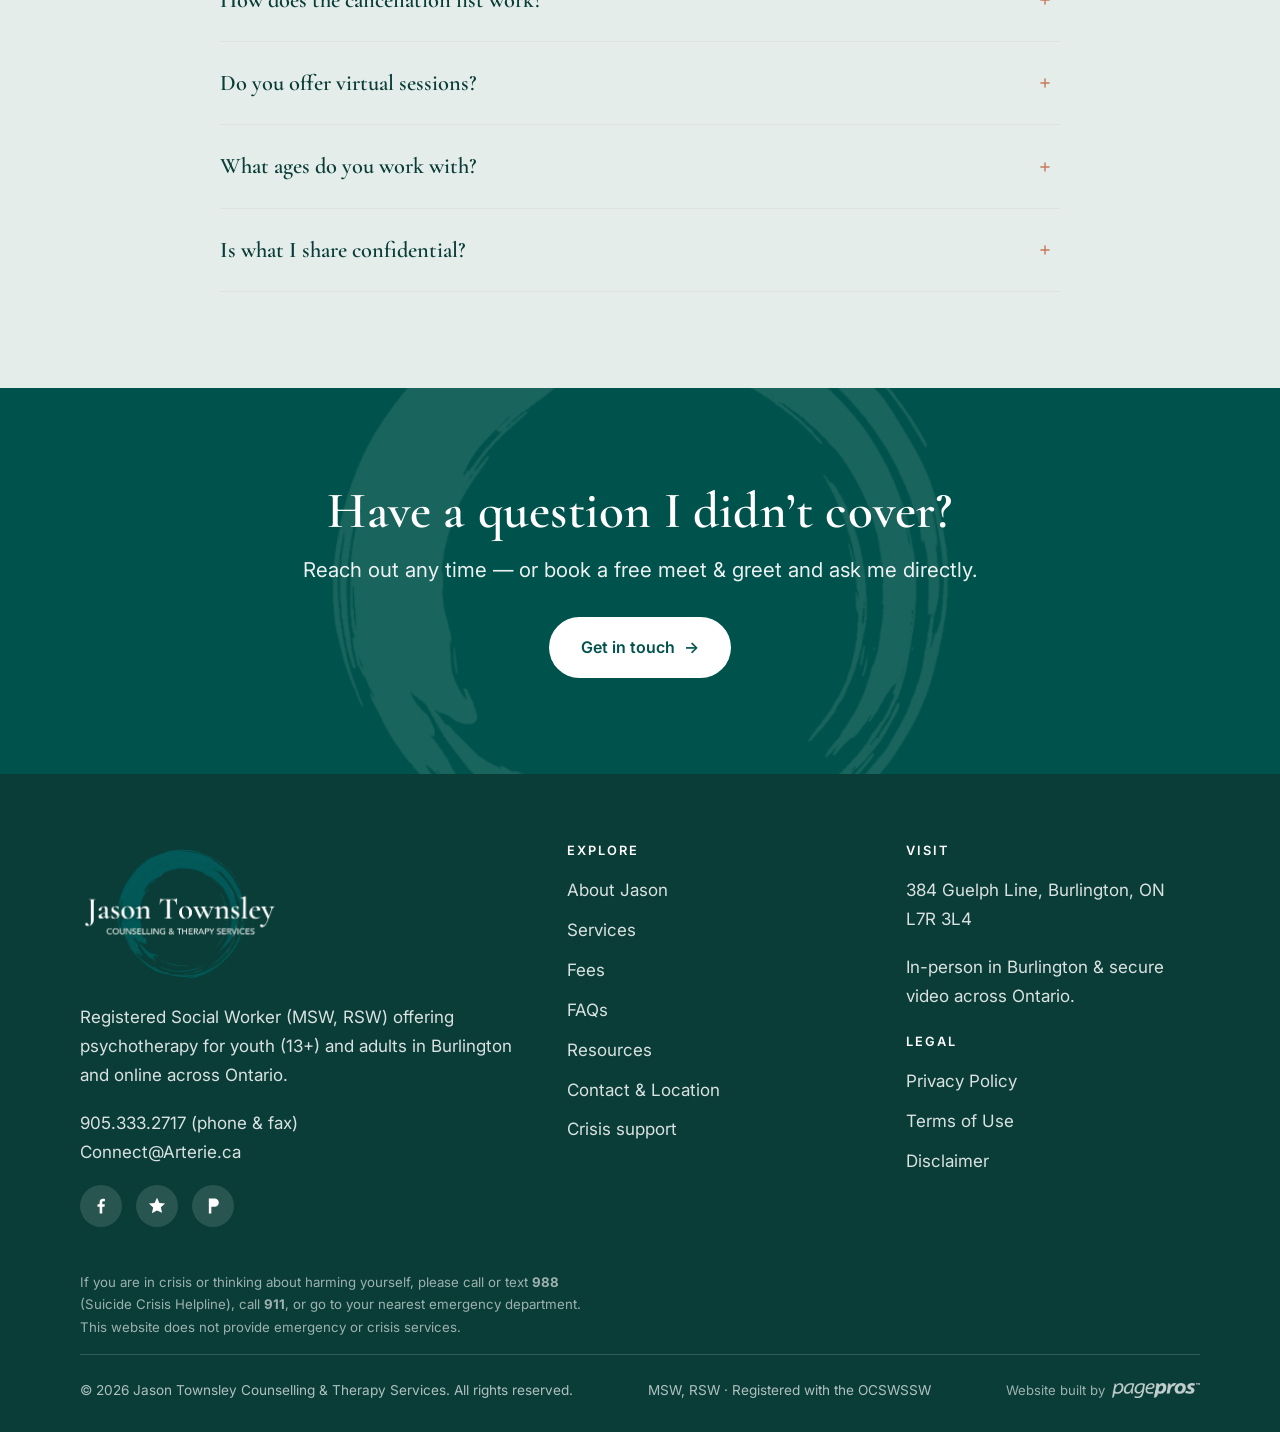
<file: faqs.html>
<!DOCTYPE html>
<html lang="en">
<head>
<meta charset="utf-8">
<meta name="viewport" content="width=device-width, initial-scale=1">
<title>FAQs | Jason Townsley Counselling &amp; Therapy, Burlington</title>
<meta name="description" content="Answers to common questions about therapy with Jason Townsley, MSW, RSW — fees and finances, insurance, booking, cancellations, confidentiality, virtual sessions and your first session.">
<link rel="canonical" href="https://jasontownsley.com/faqs.html">
<meta name="robots" content="index, follow">
<meta name="author" content="Jason Townsley, MSW, RSW">
<meta name="geo.region" content="CA-ON">
<meta name="geo.placename" content="Burlington, Ontario">
<meta property="og:type" content="website">
<meta property="og:site_name" content="Jason Townsley Counselling &amp; Therapy Services">
<meta property="og:title" content="FAQs | Jason Townsley Counselling &amp; Therapy, Burlington">
<meta property="og:description" content="Answers to common questions about therapy with Jason Townsley, MSW, RSW — fees, insurance, booking, cancellations, confidentiality, and your first session.">
<meta property="og:url" content="https://jasontownsley.com/faqs.html">
<meta property="og:image" content="https://jasontownsley.com/assets/img/room.jpg">
<meta name="twitter:card" content="summary_large_image">
<link rel="icon" href="assets/img/mark.svg">
<link rel="apple-touch-icon" href="assets/img/logo.jpg">
<link rel="preconnect" href="https://fonts.googleapis.com">
<link rel="preconnect" href="https://fonts.gstatic.com" crossorigin>
<link href="https://fonts.googleapis.com/css2?family=Cormorant+Garamond:ital,wght@0,500;0,600;0,700;1,500;1,600&family=Inter:wght@400;500;600&display=swap" rel="stylesheet">
<link rel="stylesheet" href="assets/style.css">
<script type="application/ld+json">{"@context":"https://schema.org","@type":"FAQPage","mainEntity":[
{"@type":"Question","name":"How much do sessions cost?","acceptedAnswer":{"@type":"Answer","text":"Current fees are listed on the online booking page; please look there for the most up-to-date rates."}},
{"@type":"Question","name":"Are your services covered by insurance?","acceptedAnswer":{"@type":"Answer","text":"As a Registered Social Worker (RSW), my services are covered by many extended health benefit plans. Coverage varies by provider, so check your plan for 'Registered Social Worker' coverage. You'll receive an email receipt you can submit for reimbursement."}},
{"@type":"Question","name":"How do I pay?","acceptedAnswer":{"@type":"Answer","text":"When you create your profile, the Jane platform securely holds your credit card on file. It automatically completes payment and emails you a receipt by the end of the day. If applicable, you then submit that receipt to your insurance provider."}},
{"@type":"Question","name":"What is your cancellation policy?","acceptedAnswer":{"@type":"Answer","text":"You can change or cancel up to 24 hours before your appointment. Within that 24-hour window, the fee for a missed appointment or late cancellation is the full session amount. Everyone is offered one free Grace cancellation per calendar year."}},
{"@type":"Question","name":"Is the meet & greet really free?","acceptedAnswer":{"@type":"Answer","text":"Yes, completely free with no obligation. Research shows the best therapy starts when there's a good-enough fit. These brief meet & greets get us started on the right foot."}},
{"@type":"Question","name":"Can I book a same-day session?","acceptedAnswer":{"@type":"Answer","text":"Yes, sessions can be booked using the online booking tool if there's availability within 3 hours of the open session time."}},
{"@type":"Question","name":"How does the cancellation list work?","acceptedAnswer":{"@type":"Answer","text":"If you don't see a soon-enough date, add your name to the cancellation list with preferred dates and times. When a spot opens, clients on the list get first notification and the spot is held for 2 hours before being released to the general public."}},
{"@type":"Question","name":"Do you offer virtual sessions?","acceptedAnswer":{"@type":"Answer","text":"Yes. I offer secure video sessions to clients anywhere in Ontario, as well as in-person appointments at my Burlington clinic."}},
{"@type":"Question","name":"What ages do you work with?","acceptedAnswer":{"@type":"Answer","text":"I work with youth aged 13 and older, and adults. I don't currently offer couples therapy."}},
{"@type":"Question","name":"Is what I share confidential?","acceptedAnswer":{"@type":"Answer","text":"Yes. What you share is confidential, protected by law, professional ethics, and the safe therapeutic atmosphere that makes excellent therapy possible. A few exceptions exist, which Jason explains during intake."}}
]}</script>
</head>
<body>
<a class="skip" href="#main">Skip to content</a>
<div class="crisis-bar">If you are in immediate danger, call <strong>911</strong> or go to your nearest emergency department. In a mental health crisis? <a href="crisis.html">See all crisis lines &rarr;</a></div>
<header class="site-header">
<nav class="nav" aria-label="Main navigation">
  <a class="brand" href="index.html">
    <img class="brand-logo" src="assets/img/logo-nav.jpg" alt="Jason Townsley Counselling & Therapy Services">
  </a>
  <button class="nav-toggle" aria-label="Toggle menu" aria-expanded="false" aria-controls="nav-links">
    <span></span><span></span><span></span>
  </button>
  <ul class="nav-links" id="nav-links">
    <li><a href="index.html">Home</a></li>
    <li><a href="about.html">About</a></li>
    <li><a href="services.html">Services</a></li>
    <li><a href="fees-faqs.html">Fees</a></li>
    <li><a href="faqs.html" aria-current="page">FAQs</a></li>
    <li><a href="resources.html">Resources</a></li>
    <li><a href="contact.html">Contact</a></li>
    <li><a class="btn btn-primary nav-cta" href="https://ljtherapy.janeapp.com" target="_blank" rel="noopener" data-goal="book_meet_greet">Book a free meet &amp; greet</a></li>
  </ul>
</nav>
</header>
<main id="main">
<section class="page-hero">
  <img class="enso" src="assets/img/enso-real-sage.png" alt="" aria-hidden="true">
  <div class="wrap reveal">
    <p class="eyebrow">FAQs</p>
    <h1>Questions?<br>You&rsquo;re in the right place.</h1>
    <p class="lead" style="max-width:54ch">Answers to the things people most often ask &mdash; about fees and finances, and about the therapy itself.</p>
  </div>
</section>

<section class="section">
  <div class="wrap">
    <h2 style="max-width:840px;margin:0 auto 14px">Fees &amp; finances</h2>
    <div class="faq reveal">
      <details><summary>How much do sessions cost?</summary><p>Current fees are listed right on my online booking page &mdash; please take a look there for the most up-to-date rates. <a href="https://ljtherapy.janeapp.com" target="_blank" rel="noopener" data-goal="book_meet_greet">View fees &amp; book &rarr;</a></p></details>
      <details><summary>Are your services covered by insurance?</summary><p>As a Registered Social Worker (RSW), my services are covered by many extended health benefit plans. Coverage varies by provider, so it&rsquo;s worth checking your specific plan for &lsquo;Registered Social Worker&rsquo; coverage. You&rsquo;ll receive an email receipt you can submit for reimbursement.</p></details>
      <details><summary>How do I pay?</summary><p>When you create your profile, the Jane platform securely holds your credit card on file. It automatically completes payment and emails you a receipt by the end of the day. If applicable, you then submit that receipt to your insurance provider for reimbursement.</p></details>
      <details><summary>What is your cancellation policy?</summary><p>You can easily change or cancel your appointment up to 24 hours before the scheduled time. Once inside that 24-hour window, the fee for a missed appointment or late cancellation is the full session amount. That said, life happens to all of us &mdash; so everyone is offered one free &ldquo;Grace&rdquo; cancellation per calendar year.</p></details>
    </div>
  </div>
</section>

<section class="section section-sage">
  <div class="wrap">
    <h2 style="max-width:840px;margin:0 auto 14px">Your first session &amp; beyond</h2>
    <div class="faq reveal">
      <details><summary>Is the meet &amp; greet really free?</summary><p>Yes &mdash; completely free, with no obligation. Research consistently shows that the best therapy starts when there&rsquo;s a good-enough fit between client and therapist. These brief meet &amp; greets are meant to get us started on the right foot, so we can both sense whether we&rsquo;re the right match before you commit to anything.</p></details>
      <details><summary>Can I book a same-day session?</summary><p>Yes &mdash; sessions can be booked using the online booking tool if there&rsquo;s availability within 3 hours of the open session time. <a href="https://ljtherapy.janeapp.com" target="_blank" rel="noopener" data-goal="book_meet_greet">Check availability &rarr;</a></p></details>
      <details><summary>How does the cancellation list work?</summary><p>If you don&rsquo;t see a soon-enough date available, you can add your name to the cancellation list with your preferred dates and times. When a cancellation opens a spot, clients on the list get first notification &mdash; the spot is held for you for 2 hours before it&rsquo;s released to the general public. <a href="https://ljtherapy.janeapp.com/wait_list/new" target="_blank" rel="noopener" data-goal="join_cancellation_list">Join the cancellation list &rarr;</a></p></details>
      <details><summary>Do you offer virtual sessions?</summary><p>Yes. I offer secure video sessions to clients anywhere in Ontario, as well as in-person appointments at my Burlington clinic.</p></details>
      <details><summary>What ages do you work with?</summary><p>I work with youth aged 13 and older, and adults. I don&rsquo;t currently offer couples therapy.</p></details>
      <details><summary>Is what I share confidential?</summary><p>Yes. What you share is confidential &mdash; protected by law, by professional ethics, and, most importantly, by the safe therapeutic atmosphere that makes excellent therapy possible. There are a few exceptions to confidentiality, which Jason will explain during your intake appointment and any time you&rsquo;re curious.</p></details>
    </div>
  </div>
</section>

<section class="cta-band">
  <img class="enso" src="assets/img/enso-real-white.png" alt="" aria-hidden="true">
  <div class="wrap">
    <h2>Have a question I didn&rsquo;t cover?</h2>
    <p class="lead">Reach out any time &mdash; or book a free meet &amp; greet and ask me directly.</p>
    <a class="btn btn-light" href="contact.html">Get in touch <span class="arw" aria-hidden="true">&rarr;</span></a>
  </div>
</section>
</main>
<footer class="site-footer">
<div class="wrap">
  <div class="footer-grid">
    <div>
      <div class="footer-brand"><img class="footer-logo" src="assets/img/logo-white.png" alt="Jason Townsley Counselling & Therapy Services"></div>
      <p>Registered Social Worker (MSW, RSW) offering psychotherapy for youth&nbsp;(13+) and adults in Burlington and online across Ontario.</p>
      <p class="mb0"><a href="tel:19053332717">905.333.2717</a> (phone &amp; fax)<br><a href="mailto:Connect@Arterie.ca">Connect@Arterie.ca</a></p>
      <div class="social-row">
        <a href="https://www.facebook.com/JasonTownsleyTherapyServices" target="_blank" rel="noopener" aria-label="Facebook">
          <svg viewBox="0 0 24 24" aria-hidden="true"><path d="M13.5 21v-8h2.7l.4-3.1h-3.1V7.9c0-.9.3-1.5 1.6-1.5h1.6V3.6c-.8-.1-1.6-.2-2.4-.2-2.4 0-4 1.5-4 4.1v2.3H7.8V13h2.6v8z"/></svg>
        </a>
        <a href="https://www.provenexpert.com/en-us/jason-townsley-counselling-therapy-services/" target="_blank" rel="noopener" aria-label="ProvenExpert reviews" title="ProvenExpert">
          <svg viewBox="0 0 24 24" aria-hidden="true"><path d="M12 2l2.9 6.3 6.8.6-5.1 4.5 1.5 6.7L12 17.3 5.9 20.6l1.5-6.7L2.3 8.9l6.8-.6z"/></svg>
        </a>
      
        <a href="https://www.psychologytoday.com/ca/therapists/jason-townsley-burlington-on/825683" target="_blank" rel="noopener" aria-label="Psychology Today profile" title="Psychology Today">
          <svg viewBox="0 0 24 24" aria-hidden="true"><path d="M7 3h7a5 5 0 0 1 0 10h-4v8H7z"/></svg>
        </a>
      </div>
    </div>
    <div>
      <h4>Explore</h4>
      <ul class="footer-nav">
        <li><a href="about.html">About Jason</a></li>
        <li><a href="services.html">Services</a></li>
        <li><a href="fees-faqs.html">Fees</a></li>
    <li><a href="faqs.html">FAQs</a></li>
        <li><a href="resources.html">Resources</a></li>
        <li><a href="contact.html">Contact &amp; Location</a></li>
        <li><a href="crisis.html">Crisis support</a></li>
      </ul>
    </div>
    <div>
      <h4>Visit</h4>
      <p>384 Guelph Line, Burlington, ON L7R 3L4</p>
      <p style="margin-top:10px">In-person in Burlington &amp; secure video across Ontario.</p>
      <h4 style="margin-top:24px">Legal</h4>
      <ul class="footer-nav">
        <li><a href="privacy-policy.html">Privacy Policy</a></li>
        <li><a href="terms-of-use.html">Terms of Use</a></li>
        <li><a href="disclaimer.html">Disclaimer</a></li>
      </ul>
    </div>
  </div>
  <p class="disclaimer">If you are in crisis or thinking about harming yourself, please call or text <strong>988</strong> (Suicide Crisis Helpline), call <strong>911</strong>, or go to your nearest emergency department. This website does not provide emergency or crisis services.</p>
  <div class="footer-bottom">
    <span>&copy; 2026 Jason Townsley Counselling &amp; Therapy Services. All rights reserved.</span>
    <span>MSW, RSW &middot; Registered with the <a href="https://www.ocswssw.org/" target="_blank" rel="noopener">OCSWSSW</a></span>
    <span class="built-by">Website built by <a href="https://pagepros.io" target="_blank" rel="noopener" aria-label="PagePros - pagepros.io"><img src="assets/img/pagepros-logo-white.png" alt="PagePros"></a></span>
  </div>
</div>
</footer>
<script src="assets/main.js"></script>
</body>
</html>
</file>
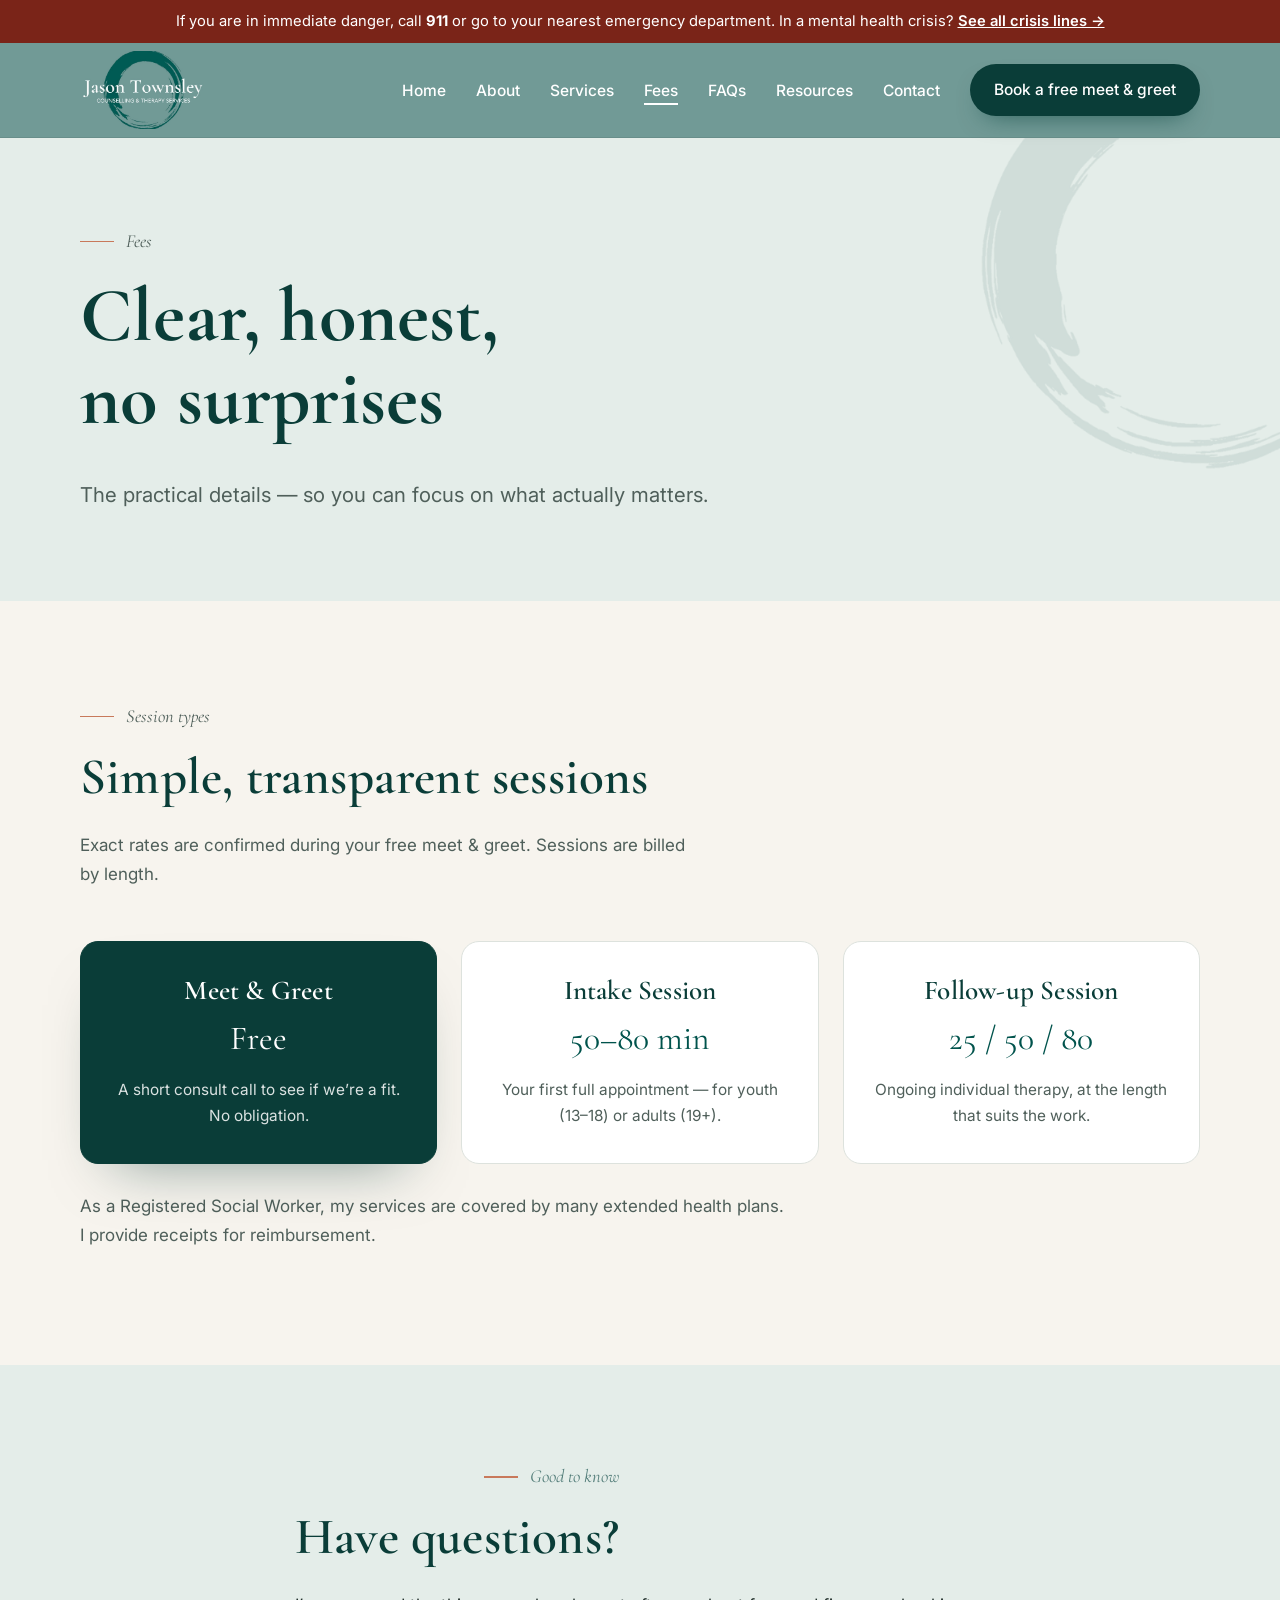
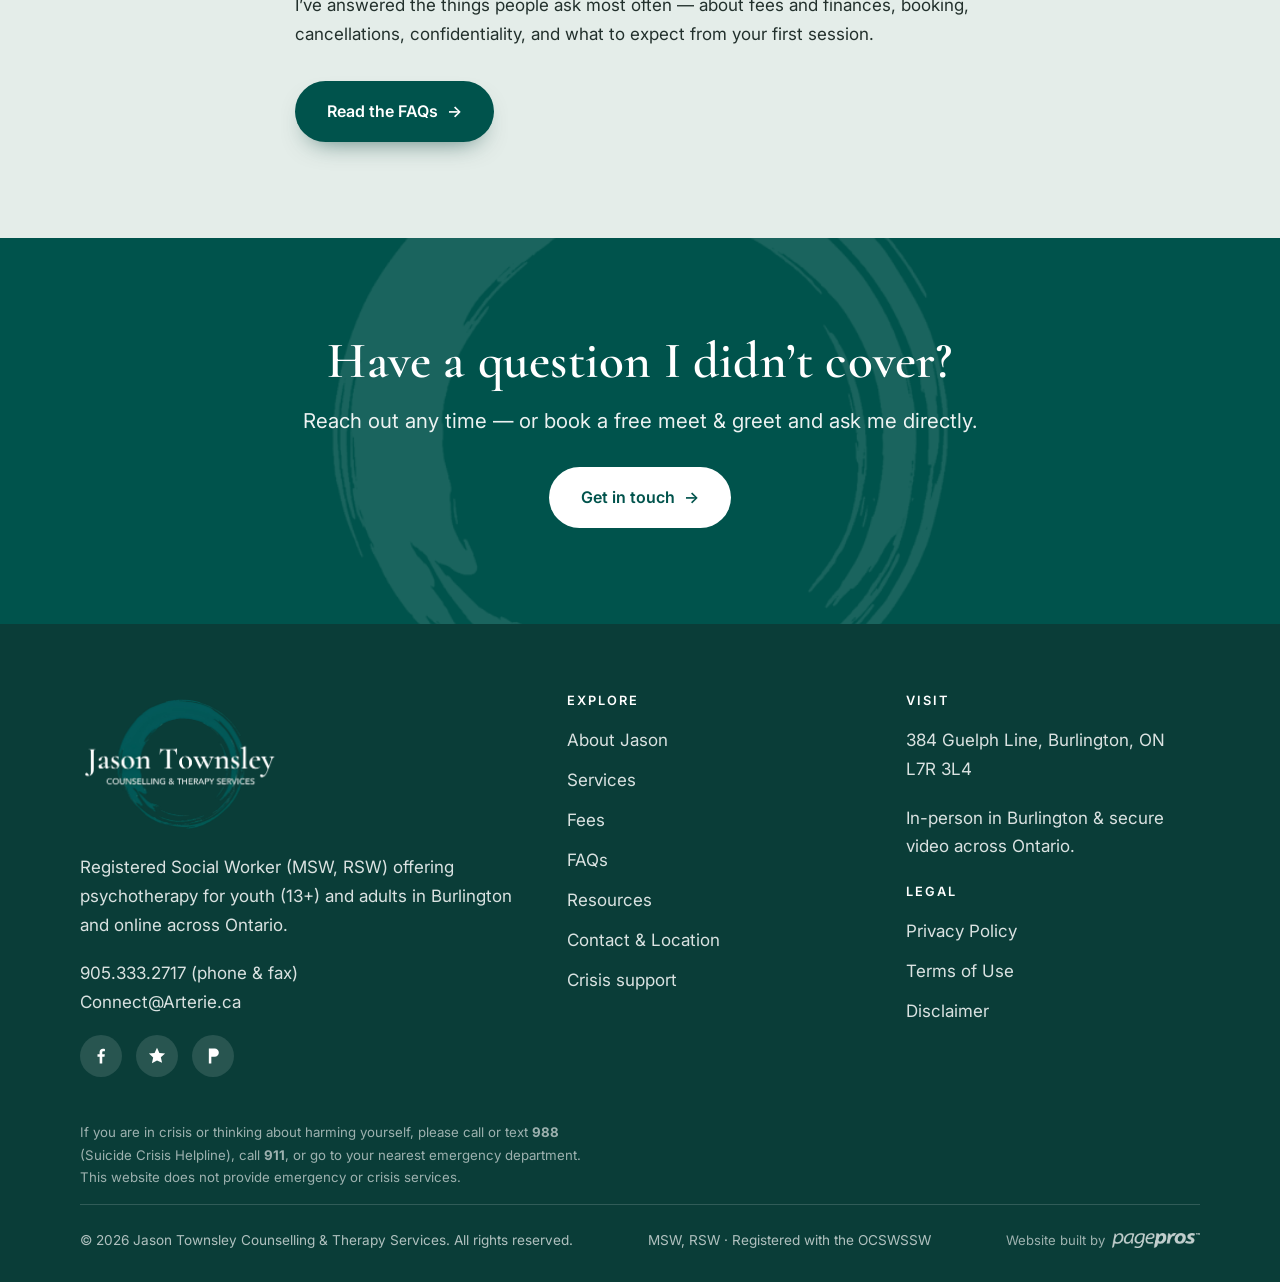
<file: fees-faqs.html>
<!DOCTYPE html>
<html lang="en">
<head>
<meta charset="utf-8">
<meta name="viewport" content="width=device-width, initial-scale=1">
<title>Fees &amp; FAQs | Jason Townsley Counselling &amp; Therapy, Burlington</title>
<meta name="description" content="Therapy fees, insurance coverage for Registered Social Worker services, virtual sessions, confidentiality and more. Answers to common questions about counselling with Jason Townsley in Burlington.">
<link rel="canonical" href="https://jasontownsley.com/fees-faqs.html">
<meta name="robots" content="index, follow">
<meta name="author" content="Jason Townsley, MSW, RSW">
<meta name="geo.region" content="CA-ON">
<meta name="geo.placename" content="Burlington, Ontario">
<meta property="og:type" content="website">
<meta property="og:site_name" content="Jason Townsley Counselling &amp; Therapy Services">
<meta property="og:title" content="Fees &amp; FAQs | Jason Townsley Counselling &amp; Therapy, Burlington">
<meta property="og:description" content="Therapy fees, insurance coverage for Registered Social Worker services, virtual sessions, confidentiality and more. Answers to common questions about counselling with Jason Townsley in Burlington.">
<meta property="og:url" content="https://jasontownsley.com/fees-faqs.html">
<meta property="og:image" content="https://jasontownsley.com/assets/img/room.jpg">
<meta name="twitter:card" content="summary_large_image">
<meta name="twitter:title" content="Fees &amp; FAQs | Jason Townsley Counselling &amp; Therapy, Burlington">
<meta name="twitter:description" content="Therapy fees, insurance coverage for Registered Social Worker services, virtual sessions, confidentiality and more. Answers to common questions about counselling with Jason Townsley in Burlington.">
<meta name="twitter:image" content="https://jasontownsley.com/assets/img/room.jpg">
<link rel="icon" href="assets/img/mark.svg">
<link rel="apple-touch-icon" href="assets/img/logo.jpg">
<link rel="preconnect" href="https://fonts.googleapis.com">
<link rel="preconnect" href="https://fonts.gstatic.com" crossorigin>
<link href="https://fonts.googleapis.com/css2?family=Cormorant+Garamond:ital,wght@0,500;0,600;0,700;1,500;1,600&family=Inter:wght@400;500;600&display=swap" rel="stylesheet">
<link rel="stylesheet" href="assets/style.css">
<script type="application/ld+json">{
  "@context":"https://schema.org",
  "@type":["MedicalBusiness","ProfessionalService"],
  "name":"Jason Townsley Counselling & Therapy Services",
  "image":"https://jasontownsley.com/assets/img/room.jpg",
  "@id":"https://jasontownsley.com",
  "url":"https://jasontownsley.com",
  "telephone":"+1-905-333-2717",
  "email":"connect@arterie.ca",
  "priceRange":"$$",
  "medicalSpecialty":"Psychiatric",
  "address":{"@type":"PostalAddress","streetAddress":"384 Guelph Line","addressLocality":"Burlington","addressRegion":"ON","postalCode":"L7R 3L4","addressCountry":"CA"},
  "geo":{"@type":"GeoCoordinates","latitude":43.3255,"longitude":-79.8003},
  "areaServed":["Burlington","Hamilton","Oakville","Waterdown","Flamborough","Halton Region","Ontario"],
  "founder":{"@type":"Person","name":"Jason Townsley","jobTitle":"Registered Social Worker (MSW, RSW)"},
  "openingHoursSpecification":[{"@type":"OpeningHoursSpecification","dayOfWeek":"Monday","opens":"10:30","closes":"20:30"},{"@type":"OpeningHoursSpecification","dayOfWeek":"Tuesday","opens":"10:30","closes":"15:30"},{"@type":"OpeningHoursSpecification","dayOfWeek":"Wednesday","opens":"10:30","closes":"20:30"},{"@type":"OpeningHoursSpecification","dayOfWeek":"Friday","opens":"10:30","closes":"16:30"}],
  "availableService":[
    {"@type":"MedicalTherapy","name":"Individual Psychotherapy for Adults (19+)"},
    {"@type":"MedicalTherapy","name":"Individual Psychotherapy for Youth (13-18)"},
    {"@type":"MedicalTherapy","name":"Free Meet & Greet Consultation"}
  ]
}</script>
</head>
<body>
<a class="skip" href="#main">Skip to content</a>
<div class="crisis-bar">If you are in immediate danger, call <strong>911</strong> or go to your nearest emergency department. In a mental health crisis? <a href="crisis.html">See all crisis lines &rarr;</a></div>
<header class="site-header">
<nav class="nav" aria-label="Main navigation">
  <a class="brand" href="index.html">
    <img class="brand-logo" src="assets/img/logo-nav.jpg" alt="Jason Townsley Counselling & Therapy Services">
  </a>
  <button class="nav-toggle" aria-label="Toggle menu" aria-expanded="false" aria-controls="nav-links">
    <span></span><span></span><span></span>
  </button>
  <ul class="nav-links" id="nav-links">
    <li><a href="index.html">Home</a></li>
    <li><a href="about.html">About</a></li>
    <li><a href="services.html">Services</a></li>
    <li><a href="fees-faqs.html" aria-current="page">Fees</a></li>
    <li><a href="faqs.html">FAQs</a></li>
    <li><a href="resources.html">Resources</a></li>
    <li><a href="contact.html">Contact</a></li>
    <li><a class="btn btn-primary nav-cta" href="https://ljtherapy.janeapp.com" target="_blank" rel="noopener" data-goal="book_meet_greet">Book a free meet &amp; greet</a></li>
  </ul>
</nav>
</header>

<main id="main">
<section class="page-hero">
  <img class="enso" src="assets/img/enso-real-sage.png" alt="" aria-hidden="true">
  <div class="wrap reveal">
    <p class="eyebrow">Fees</p>
    <h1>Clear, honest,<br>no surprises</h1>
    <p class="lead" style="max-width:50ch">The practical details &mdash; so you can focus on what actually matters.</p>
  </div>
</section>

<section class="section">
  <div class="wrap">
    <div class="section-head reveal">
      <p class="eyebrow">Session types</p>
      <h2>Simple, transparent sessions</h2>
      <p>Exact rates are confirmed during your free meet &amp; greet. Sessions are billed by length.</p>
    </div>
    <div class="fees reveal">
      <div class="fee feature"><h3>Meet &amp; Greet</h3><div class="rate">Free</div><p>A short consult call to see if we&rsquo;re a fit. No obligation.</p></div>
      <div class="fee"><h3>Intake Session</h3><div class="rate">50&ndash;80 min</div><p>Your first full appointment &mdash; for youth (13&ndash;18) or adults (19+).</p></div>
      <div class="fee"><h3>Follow-up Session</h3><div class="rate">25 / 50 / 80</div><p>Ongoing individual therapy, at the length that suits the work.</p></div>
    </div>
    <p style="margin-top:28px;color:var(--ink-soft)">As a Registered Social Worker, my services are covered by many extended health plans. I provide receipts for reimbursement.</p>
  </div>
</section>

<section class="section section-sage">
  <div class="wrap center" style="max-width:70ch">
    <p class="eyebrow" style="justify-content:center;display:flex">Good to know</p>
    <h2>Have questions?</h2>
    <p>I&rsquo;ve answered the things people ask most often &mdash; about fees and finances, booking, cancellations, confidentiality, and what to expect from your first session.</p>
    <a class="btn btn-primary" href="faqs.html" style="margin-top:12px">Read the FAQs <span class="arw" aria-hidden="true">&rarr;</span></a>
  </div>
</section>

<section class="cta-band">
  <img class="enso" src="assets/img/enso-real-white.png" alt="" aria-hidden="true">
  <div class="wrap">
    <h2>Have a question I didn&rsquo;t cover?</h2>
    <p class="lead">Reach out any time &mdash; or book a free meet &amp; greet and ask me directly.</p>
    <a class="btn btn-light" href="contact.html">Get in touch <span class="arw" aria-hidden="true">&rarr;</span></a>
  </div>
</section>
</main>
<footer class="site-footer">
<div class="wrap">
  <div class="footer-grid">
    <div>
      <div class="footer-brand"><img class="footer-logo" src="assets/img/logo-white.png" alt="Jason Townsley Counselling & Therapy Services"></div>
      <p>Registered Social Worker (MSW, RSW) offering psychotherapy for youth&nbsp;(13+) and adults in Burlington and online across Ontario.</p>
      <p class="mb0"><a href="tel:19053332717">905.333.2717</a> (phone &amp; fax)<br><a href="mailto:Connect@Arterie.ca">Connect@Arterie.ca</a></p>
      <div class="social-row">
        <a href="https://www.facebook.com/JasonTownsleyTherapyServices" target="_blank" rel="noopener" aria-label="Facebook">
          <svg viewBox="0 0 24 24" aria-hidden="true"><path d="M13.5 21v-8h2.7l.4-3.1h-3.1V7.9c0-.9.3-1.5 1.6-1.5h1.6V3.6c-.8-.1-1.6-.2-2.4-.2-2.4 0-4 1.5-4 4.1v2.3H7.8V13h2.6v8z"/></svg>
        </a>
        <a href="https://www.provenexpert.com/en-us/jason-townsley-counselling-therapy-services/" target="_blank" rel="noopener" aria-label="ProvenExpert reviews" title="ProvenExpert">
          <svg viewBox="0 0 24 24" aria-hidden="true"><path d="M12 2l2.9 6.3 6.8.6-5.1 4.5 1.5 6.7L12 17.3 5.9 20.6l1.5-6.7L2.3 8.9l6.8-.6z"/></svg>
        </a>
      
        <a href="https://www.psychologytoday.com/ca/therapists/jason-townsley-burlington-on/825683" target="_blank" rel="noopener" aria-label="Psychology Today profile" title="Psychology Today">
          <svg viewBox="0 0 24 24" aria-hidden="true"><path d="M7 3h7a5 5 0 0 1 0 10h-4v8H7z"/></svg>
        </a>
      </div>
    </div>
    <div>
      <h4>Explore</h4>
      <ul class="footer-nav">
        <li><a href="about.html">About Jason</a></li>
        <li><a href="services.html">Services</a></li>
        <li><a href="fees-faqs.html">Fees</a></li>
    <li><a href="faqs.html">FAQs</a></li>
        <li><a href="resources.html">Resources</a></li>
        <li><a href="contact.html">Contact &amp; Location</a></li>
        <li><a href="crisis.html">Crisis support</a></li>
      </ul>
    </div>
    <div>
      <h4>Visit</h4>
      <p>384 Guelph Line, Burlington, ON L7R 3L4</p>
      <p style="margin-top:10px">In-person in Burlington &amp; secure video across Ontario.</p>
      <h4 style="margin-top:24px">Legal</h4>
      <ul class="footer-nav">
        <li><a href="privacy-policy.html">Privacy Policy</a></li>
        <li><a href="terms-of-use.html">Terms of Use</a></li>
        <li><a href="disclaimer.html">Disclaimer</a></li>
      </ul>
    </div>
  </div>
  <p class="disclaimer">If you are in crisis or thinking about harming yourself, please call or text <strong>988</strong> (Suicide Crisis Helpline), call <strong>911</strong>, or go to your nearest emergency department. This website does not provide emergency or crisis services.</p>
  <div class="footer-bottom">
    <span>&copy; 2026 Jason Townsley Counselling &amp; Therapy Services. All rights reserved.</span>
    <span>MSW, RSW &middot; Registered with the <a href="https://www.ocswssw.org/" target="_blank" rel="noopener">OCSWSSW</a></span>
    <span class="built-by">Website built by <a href="https://pagepros.io" target="_blank" rel="noopener" aria-label="PagePros - pagepros.io"><img src="assets/img/pagepros-logo-white.png" alt="PagePros"></a></span>
  </div>
</div>
</footer>
<script src="assets/main.js"></script>
</body>
</html>
</file>
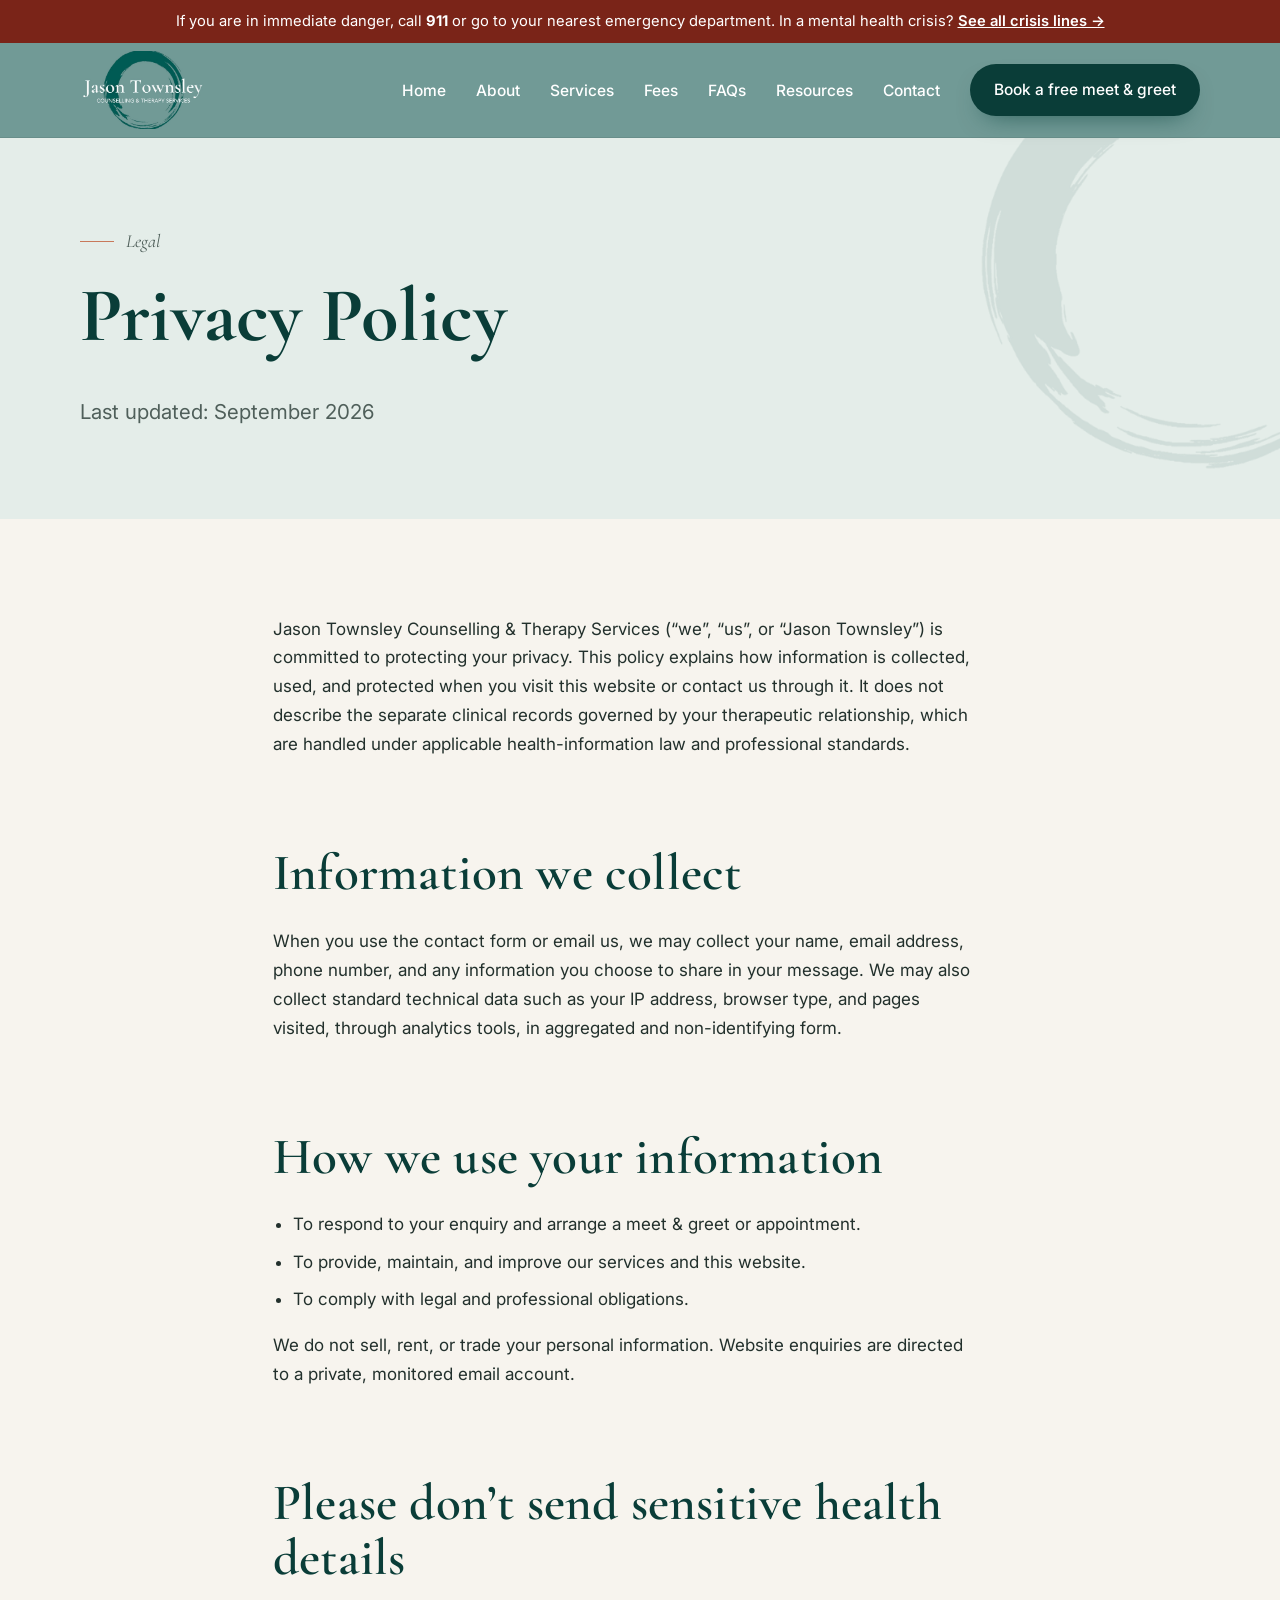
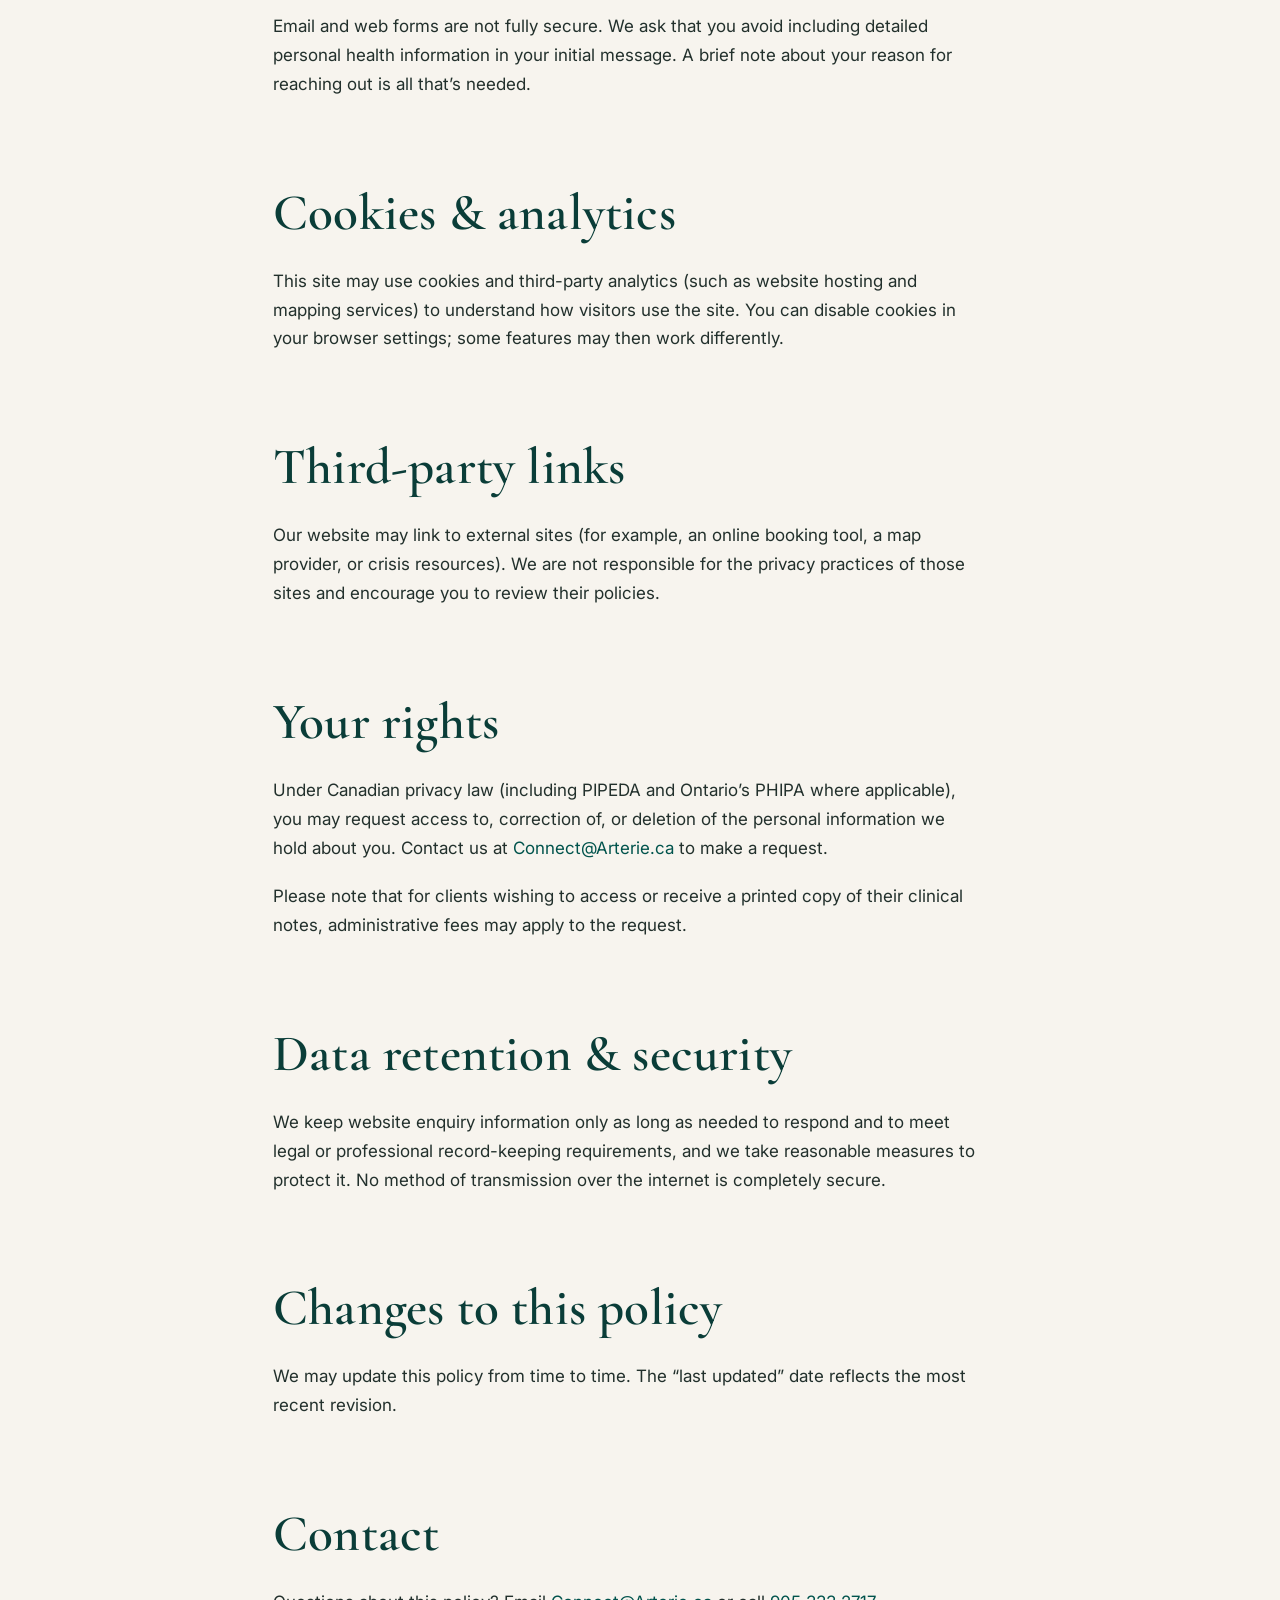
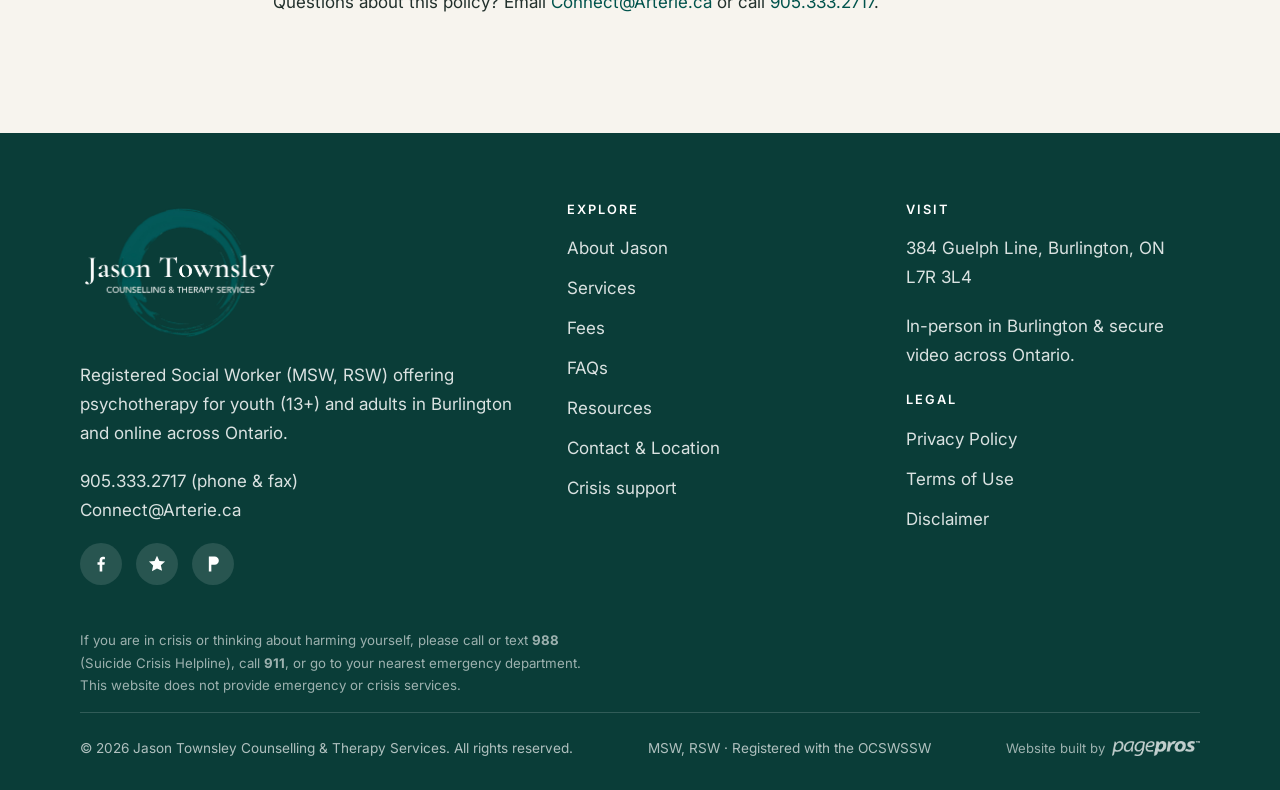
<file: privacy-policy.html>
<!DOCTYPE html>
<html lang="en">
<head>
<meta charset="utf-8">
<meta name="viewport" content="width=device-width, initial-scale=1">
<title>Privacy Policy | Jason Townsley Counselling &amp; Therapy Services</title>
<meta name="description" content="How Jason Townsley Counselling & Therapy Services collects, uses, and protects your personal information on this website.">
<link rel="canonical" href="https://jasontownsley.com/privacy-policy.html">
<meta name="robots" content="index, follow">
<meta name="author" content="Jason Townsley, MSW, RSW">
<meta name="geo.region" content="CA-ON">
<meta name="geo.placename" content="Burlington, Ontario">
<meta property="og:type" content="website">
<meta property="og:site_name" content="Jason Townsley Counselling &amp; Therapy Services">
<meta property="og:title" content="Privacy Policy | Jason Townsley Counselling &amp; Therapy Services">
<meta property="og:description" content="How Jason Townsley Counselling & Therapy Services collects, uses, and protects your personal information on this website.">
<meta property="og:url" content="https://jasontownsley.com/privacy-policy.html">
<meta property="og:image" content="https://jasontownsley.com/assets/img/room.jpg">
<meta name="twitter:card" content="summary_large_image">
<meta name="twitter:title" content="Privacy Policy | Jason Townsley Counselling &amp; Therapy Services">
<meta name="twitter:description" content="How Jason Townsley Counselling & Therapy Services collects, uses, and protects your personal information on this website.">
<meta name="twitter:image" content="https://jasontownsley.com/assets/img/room.jpg">
<link rel="icon" href="assets/img/mark.svg">
<link rel="apple-touch-icon" href="assets/img/logo.jpg">
<link rel="preconnect" href="https://fonts.googleapis.com">
<link rel="preconnect" href="https://fonts.gstatic.com" crossorigin>
<link href="https://fonts.googleapis.com/css2?family=Cormorant+Garamond:ital,wght@0,500;0,600;0,700;1,500;1,600&family=Inter:wght@400;500;600&display=swap" rel="stylesheet">
<link rel="stylesheet" href="assets/style.css">
<script type="application/ld+json">{
  "@context":"https://schema.org",
  "@type":["MedicalBusiness","ProfessionalService"],
  "name":"Jason Townsley Counselling & Therapy Services",
  "image":"https://jasontownsley.com/assets/img/room.jpg",
  "@id":"https://jasontownsley.com",
  "url":"https://jasontownsley.com",
  "telephone":"+1-905-333-2717",
  "email":"connect@arterie.ca",
  "priceRange":"$$",
  "medicalSpecialty":"Psychiatric",
  "address":{"@type":"PostalAddress","streetAddress":"384 Guelph Line","addressLocality":"Burlington","addressRegion":"ON","postalCode":"L7R 3L4","addressCountry":"CA"},
  "geo":{"@type":"GeoCoordinates","latitude":43.3255,"longitude":-79.8003},
  "areaServed":["Burlington","Hamilton","Oakville","Waterdown","Flamborough","Halton Region","Ontario"],
  "founder":{"@type":"Person","name":"Jason Townsley","jobTitle":"Registered Social Worker (MSW, RSW)"},
  "openingHoursSpecification":[{"@type":"OpeningHoursSpecification","dayOfWeek":"Monday","opens":"10:30","closes":"20:30"},{"@type":"OpeningHoursSpecification","dayOfWeek":"Tuesday","opens":"10:30","closes":"15:30"},{"@type":"OpeningHoursSpecification","dayOfWeek":"Wednesday","opens":"10:30","closes":"20:30"},{"@type":"OpeningHoursSpecification","dayOfWeek":"Friday","opens":"10:30","closes":"16:30"}],
  "availableService":[
    {"@type":"MedicalTherapy","name":"Individual Psychotherapy for Adults (19+)"},
    {"@type":"MedicalTherapy","name":"Individual Psychotherapy for Youth (13-18)"},
    {"@type":"MedicalTherapy","name":"Free Meet & Greet Consultation"}
  ]
}</script>
</head>
<body>
<a class="skip" href="#main">Skip to content</a>
<div class="crisis-bar">If you are in immediate danger, call <strong>911</strong> or go to your nearest emergency department. In a mental health crisis? <a href="crisis.html">See all crisis lines &rarr;</a></div>
<header class="site-header">
<nav class="nav" aria-label="Main navigation">
  <a class="brand" href="index.html">
    <img class="brand-logo" src="assets/img/logo-nav.jpg" alt="Jason Townsley Counselling & Therapy Services">
  </a>
  <button class="nav-toggle" aria-label="Toggle menu" aria-expanded="false" aria-controls="nav-links">
    <span></span><span></span><span></span>
  </button>
  <ul class="nav-links" id="nav-links">
    <li><a href="index.html">Home</a></li>
    <li><a href="about.html">About</a></li>
    <li><a href="services.html">Services</a></li>
    <li><a href="fees-faqs.html">Fees</a></li>
    <li><a href="faqs.html">FAQs</a></li>
    <li><a href="resources.html">Resources</a></li>
    <li><a href="contact.html">Contact</a></li>
    <li><a class="btn btn-primary nav-cta" href="https://ljtherapy.janeapp.com" target="_blank" rel="noopener" data-goal="book_meet_greet">Book a free meet &amp; greet</a></li>
  </ul>
</nav>
</header>

<main id="main">
<section class="page-hero">
  <img class="enso" src="assets/img/enso-real-sage.png" alt="" aria-hidden="true">
  <div class="wrap reveal">
    <p class="eyebrow">Legal</p>
    <h1>Privacy Policy</h1>
    <p class="lead">Last updated: September 2026</p>
  </div>
</section>
<section class="section">
  <div class="wrap prose reveal">
    
<p>Jason Townsley Counselling &amp; Therapy Services (&ldquo;we&rdquo;, &ldquo;us&rdquo;, or &ldquo;Jason Townsley&rdquo;) is committed to protecting your privacy. This policy explains how information is collected, used, and protected when you visit this website or contact us through it. It does not describe the separate clinical records governed by your therapeutic relationship, which are handled under applicable health-information law and professional standards.</p>
<h2>Information we collect</h2>
<p>When you use the contact form or email us, we may collect your name, email address, phone number, and any information you choose to share in your message. We may also collect standard technical data such as your IP address, browser type, and pages visited, through analytics tools, in aggregated and non-identifying form.</p>
<h2>How we use your information</h2>
<ul><li>To respond to your enquiry and arrange a meet &amp; greet or appointment.</li><li>To provide, maintain, and improve our services and this website.</li><li>To comply with legal and professional obligations.</li></ul>
<p>We do not sell, rent, or trade your personal information. Website enquiries are directed to a private, monitored email account.</p>
<h2>Please don&rsquo;t send sensitive health details</h2>
<p>Email and web forms are not fully secure. We ask that you avoid including detailed personal health information in your initial message. A brief note about your reason for reaching out is all that&rsquo;s needed.</p>
<h2>Cookies &amp; analytics</h2>
<p>This site may use cookies and third-party analytics (such as website hosting and mapping services) to understand how visitors use the site. You can disable cookies in your browser settings; some features may then work differently.</p>
<h2>Third-party links</h2>
<p>Our website may link to external sites (for example, an online booking tool, a map provider, or crisis resources). We are not responsible for the privacy practices of those sites and encourage you to review their policies.</p>
<h2>Your rights</h2>
<p>Under Canadian privacy law (including PIPEDA and Ontario&rsquo;s PHIPA where applicable), you may request access to, correction of, or deletion of the personal information we hold about you. Contact us at <a href="mailto:Connect@Arterie.ca">Connect@Arterie.ca</a> to make a request.</p>
<p>Please note that for clients wishing to access or receive a printed copy of their clinical notes, administrative fees may apply to the request.</p>
<h2>Data retention &amp; security</h2>
<p>We keep website enquiry information only as long as needed to respond and to meet legal or professional record-keeping requirements, and we take reasonable measures to protect it. No method of transmission over the internet is completely secure.</p>
<h2>Changes to this policy</h2>
<p>We may update this policy from time to time. The &ldquo;last updated&rdquo; date reflects the most recent revision.</p>
<h2>Contact</h2>
<p>Questions about this policy? Email <a href="mailto:Connect@Arterie.ca">Connect@Arterie.ca</a> or call <a href="tel:19053332717">905.333.2717</a>.</p>

  </div>
</section>
</main>
<footer class="site-footer">
<div class="wrap">
  <div class="footer-grid">
    <div>
      <div class="footer-brand"><img class="footer-logo" src="assets/img/logo-white.png" alt="Jason Townsley Counselling & Therapy Services"></div>
      <p>Registered Social Worker (MSW, RSW) offering psychotherapy for youth&nbsp;(13+) and adults in Burlington and online across Ontario.</p>
      <p class="mb0"><a href="tel:19053332717">905.333.2717</a> (phone &amp; fax)<br><a href="mailto:Connect@Arterie.ca">Connect@Arterie.ca</a></p>
      <div class="social-row">
        <a href="https://www.facebook.com/JasonTownsleyTherapyServices" target="_blank" rel="noopener" aria-label="Facebook">
          <svg viewBox="0 0 24 24" aria-hidden="true"><path d="M13.5 21v-8h2.7l.4-3.1h-3.1V7.9c0-.9.3-1.5 1.6-1.5h1.6V3.6c-.8-.1-1.6-.2-2.4-.2-2.4 0-4 1.5-4 4.1v2.3H7.8V13h2.6v8z"/></svg>
        </a>
        <a href="https://www.provenexpert.com/en-us/jason-townsley-counselling-therapy-services/" target="_blank" rel="noopener" aria-label="ProvenExpert reviews" title="ProvenExpert">
          <svg viewBox="0 0 24 24" aria-hidden="true"><path d="M12 2l2.9 6.3 6.8.6-5.1 4.5 1.5 6.7L12 17.3 5.9 20.6l1.5-6.7L2.3 8.9l6.8-.6z"/></svg>
        </a>
      
        <a href="https://www.psychologytoday.com/ca/therapists/jason-townsley-burlington-on/825683" target="_blank" rel="noopener" aria-label="Psychology Today profile" title="Psychology Today">
          <svg viewBox="0 0 24 24" aria-hidden="true"><path d="M7 3h7a5 5 0 0 1 0 10h-4v8H7z"/></svg>
        </a>
      </div>
    </div>
    <div>
      <h4>Explore</h4>
      <ul class="footer-nav">
        <li><a href="about.html">About Jason</a></li>
        <li><a href="services.html">Services</a></li>
        <li><a href="fees-faqs.html">Fees</a></li>
    <li><a href="faqs.html">FAQs</a></li>
        <li><a href="resources.html">Resources</a></li>
        <li><a href="contact.html">Contact &amp; Location</a></li>
        <li><a href="crisis.html">Crisis support</a></li>
      </ul>
    </div>
    <div>
      <h4>Visit</h4>
      <p>384 Guelph Line, Burlington, ON L7R 3L4</p>
      <p style="margin-top:10px">In-person in Burlington &amp; secure video across Ontario.</p>
      <h4 style="margin-top:24px">Legal</h4>
      <ul class="footer-nav">
        <li><a href="privacy-policy.html">Privacy Policy</a></li>
        <li><a href="terms-of-use.html">Terms of Use</a></li>
        <li><a href="disclaimer.html">Disclaimer</a></li>
      </ul>
    </div>
  </div>
  <p class="disclaimer">If you are in crisis or thinking about harming yourself, please call or text <strong>988</strong> (Suicide Crisis Helpline), call <strong>911</strong>, or go to your nearest emergency department. This website does not provide emergency or crisis services.</p>
  <div class="footer-bottom">
    <span>&copy; 2026 Jason Townsley Counselling &amp; Therapy Services. All rights reserved.</span>
    <span>MSW, RSW &middot; Registered with the <a href="https://www.ocswssw.org/" target="_blank" rel="noopener">OCSWSSW</a></span>
    <span class="built-by">Website built by <a href="https://pagepros.io" target="_blank" rel="noopener" aria-label="PagePros - pagepros.io"><img src="assets/img/pagepros-logo-white.png" alt="PagePros"></a></span>
  </div>
</div>
</footer>
<script src="assets/main.js"></script>
</body>
</html>
</file>
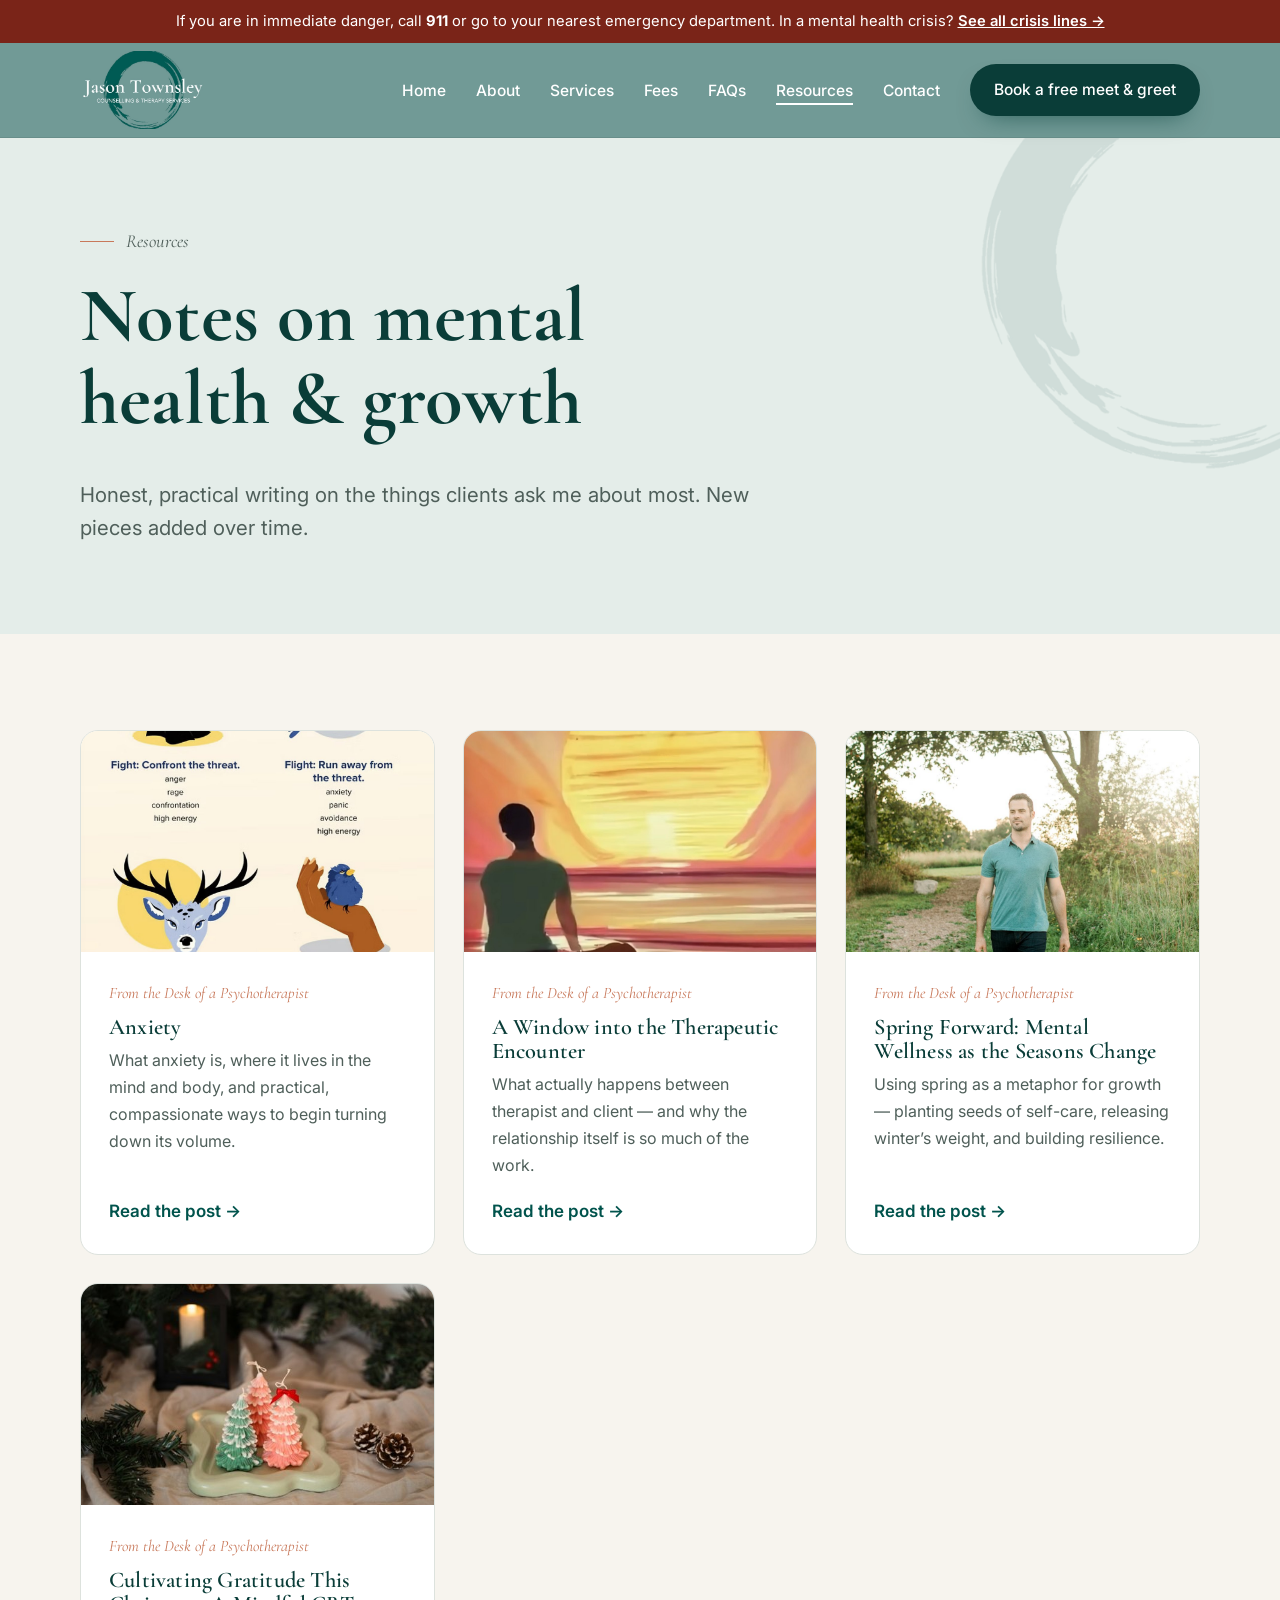
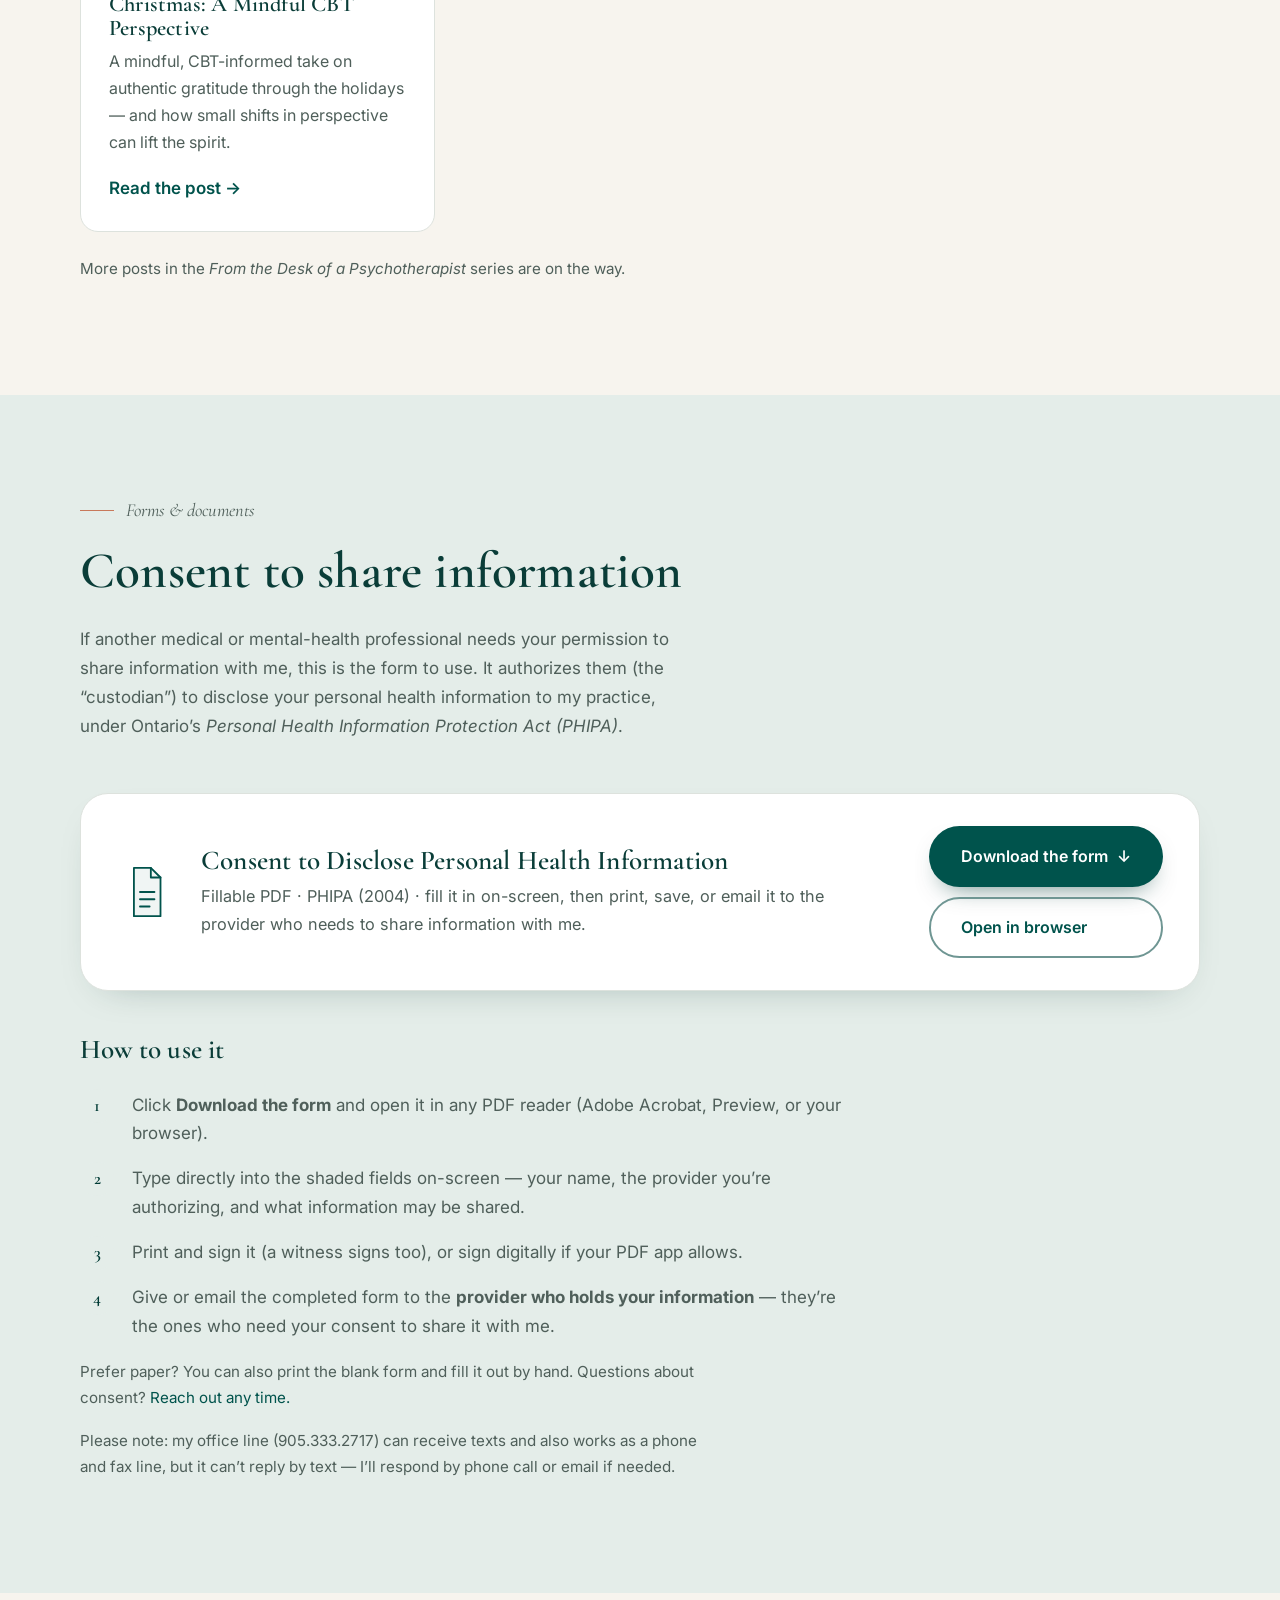
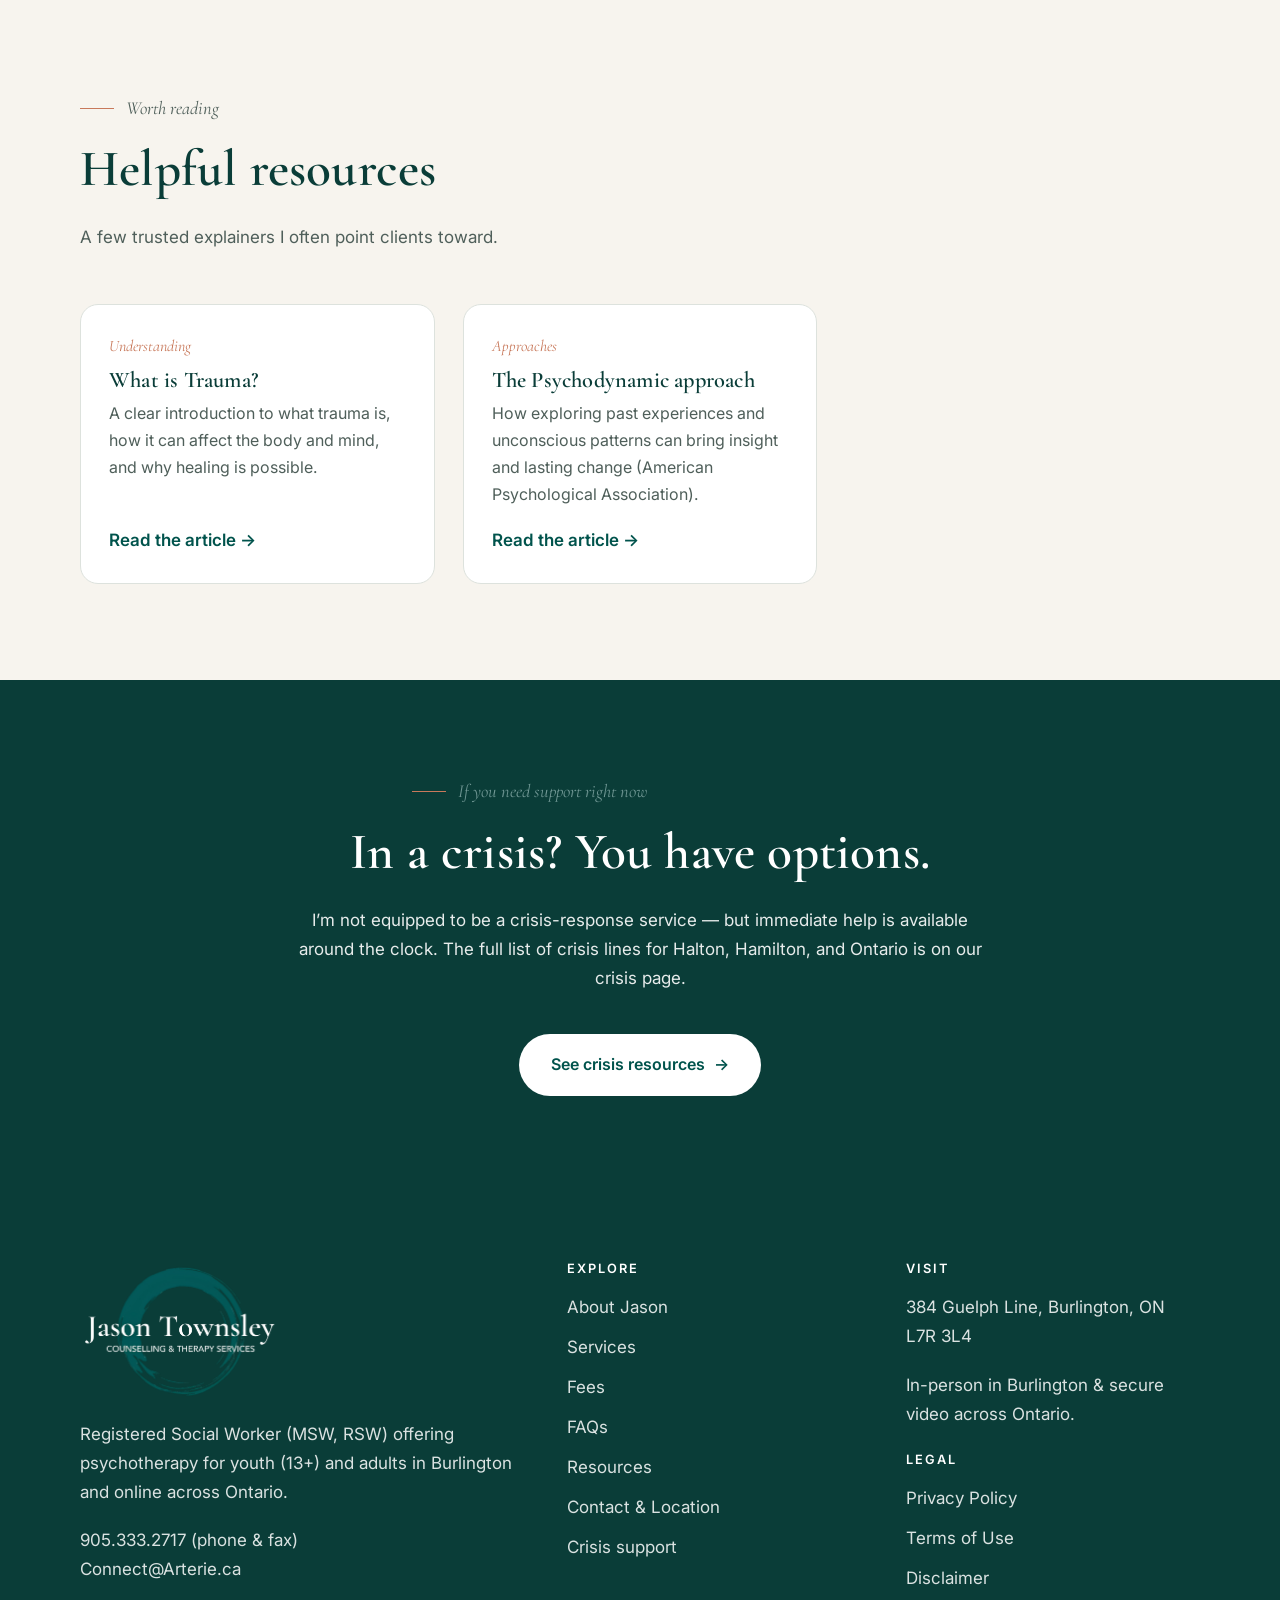
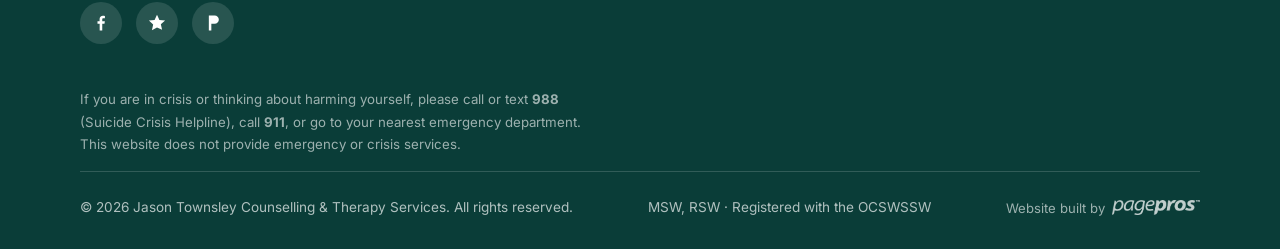
<file: resources.html>
<!DOCTYPE html>
<html lang="en">
<head>
<meta charset="utf-8">
<meta name="viewport" content="width=device-width, initial-scale=1">
<title>Mental Health Resources &amp; Blog | Jason Townsley Counselling, Burlington</title>
<meta name="description" content="Practical articles on anxiety, trauma, therapy for teens, men and mental health, plus Ontario crisis and support lines. From Burlington therapist Jason Townsley, MSW, RSW.">
<link rel="canonical" href="https://jasontownsley.com/resources.html">
<meta name="robots" content="index, follow">
<meta name="author" content="Jason Townsley, MSW, RSW">
<meta name="geo.region" content="CA-ON">
<meta name="geo.placename" content="Burlington, Ontario">
<meta property="og:type" content="website">
<meta property="og:site_name" content="Jason Townsley Counselling &amp; Therapy Services">
<meta property="og:title" content="Mental Health Resources &amp; Blog | Jason Townsley Counselling, Burlington">
<meta property="og:description" content="Practical articles on anxiety, trauma, therapy for teens, men and mental health, plus Ontario crisis and support lines. From Burlington therapist Jason Townsley, MSW, RSW.">
<meta property="og:url" content="https://jasontownsley.com/resources.html">
<meta property="og:image" content="https://jasontownsley.com/assets/img/room.jpg">
<meta name="twitter:card" content="summary_large_image">
<meta name="twitter:title" content="Mental Health Resources &amp; Blog | Jason Townsley Counselling, Burlington">
<meta name="twitter:description" content="Practical articles on anxiety, trauma, therapy for teens, men and mental health, plus Ontario crisis and support lines. From Burlington therapist Jason Townsley, MSW, RSW.">
<meta name="twitter:image" content="https://jasontownsley.com/assets/img/room.jpg">
<link rel="icon" href="assets/img/mark.svg">
<link rel="apple-touch-icon" href="assets/img/logo.jpg">
<link rel="preconnect" href="https://fonts.googleapis.com">
<link rel="preconnect" href="https://fonts.gstatic.com" crossorigin>
<link href="https://fonts.googleapis.com/css2?family=Cormorant+Garamond:ital,wght@0,500;0,600;0,700;1,500;1,600&family=Inter:wght@400;500;600&display=swap" rel="stylesheet">
<link rel="stylesheet" href="assets/style.css">
<script type="application/ld+json">{
  "@context":"https://schema.org",
  "@type":["MedicalBusiness","ProfessionalService"],
  "name":"Jason Townsley Counselling & Therapy Services",
  "image":"https://jasontownsley.com/assets/img/room.jpg",
  "@id":"https://jasontownsley.com",
  "url":"https://jasontownsley.com",
  "telephone":"+1-905-333-2717",
  "email":"connect@arterie.ca",
  "priceRange":"$$",
  "medicalSpecialty":"Psychiatric",
  "address":{"@type":"PostalAddress","streetAddress":"384 Guelph Line","addressLocality":"Burlington","addressRegion":"ON","postalCode":"L7R 3L4","addressCountry":"CA"},
  "geo":{"@type":"GeoCoordinates","latitude":43.3255,"longitude":-79.8003},
  "areaServed":["Burlington","Hamilton","Oakville","Waterdown","Flamborough","Halton Region","Ontario"],
  "founder":{"@type":"Person","name":"Jason Townsley","jobTitle":"Registered Social Worker (MSW, RSW)"},
  "openingHoursSpecification":[{"@type":"OpeningHoursSpecification","dayOfWeek":"Monday","opens":"10:30","closes":"20:30"},{"@type":"OpeningHoursSpecification","dayOfWeek":"Tuesday","opens":"10:30","closes":"15:30"},{"@type":"OpeningHoursSpecification","dayOfWeek":"Wednesday","opens":"10:30","closes":"20:30"},{"@type":"OpeningHoursSpecification","dayOfWeek":"Friday","opens":"10:30","closes":"16:30"}],
  "availableService":[
    {"@type":"MedicalTherapy","name":"Individual Psychotherapy for Adults (19+)"},
    {"@type":"MedicalTherapy","name":"Individual Psychotherapy for Youth (13-18)"},
    {"@type":"MedicalTherapy","name":"Free Meet & Greet Consultation"}
  ]
}</script>
</head>
<body>
<a class="skip" href="#main">Skip to content</a>
<div class="crisis-bar">If you are in immediate danger, call <strong>911</strong> or go to your nearest emergency department. In a mental health crisis? <a href="crisis.html">See all crisis lines &rarr;</a></div>
<header class="site-header">
<nav class="nav" aria-label="Main navigation">
  <a class="brand" href="index.html">
    <img class="brand-logo" src="assets/img/logo-nav.jpg" alt="Jason Townsley Counselling & Therapy Services">
  </a>
  <button class="nav-toggle" aria-label="Toggle menu" aria-expanded="false" aria-controls="nav-links">
    <span></span><span></span><span></span>
  </button>
  <ul class="nav-links" id="nav-links">
    <li><a href="index.html">Home</a></li>
    <li><a href="about.html">About</a></li>
    <li><a href="services.html">Services</a></li>
    <li><a href="fees-faqs.html">Fees</a></li>
    <li><a href="faqs.html">FAQs</a></li>
    <li><a href="resources.html" aria-current="page">Resources</a></li>
    <li><a href="contact.html">Contact</a></li>
    <li><a class="btn btn-primary nav-cta" href="https://ljtherapy.janeapp.com" target="_blank" rel="noopener" data-goal="book_meet_greet">Book a free meet &amp; greet</a></li>
  </ul>
</nav>
</header>

<main id="main">
<section class="page-hero">
  <img class="enso" src="assets/img/enso-real-sage.png" alt="" aria-hidden="true">
  <div class="wrap reveal">
    <p class="eyebrow">Resources</p>
    <h1>Notes on mental<br>health &amp; growth</h1>
    <p class="lead" style="max-width:56ch">Honest, practical writing on the things clients ask me about most. New pieces added over time.</p>
  </div>
</section>

<section class="section">
  <div class="wrap">
    <div class="post-grid">
      <article class="post reveal">
        <a href="blog-anxiety.html"><img class="post-img" src="assets/img/blog-anxiety.jpg" alt="From the Desk of a Psychotherapist: Anxiety"></a>
        <div class="body">
          <span class="tag">From the Desk of a Psychotherapist</span>
          <h3>Anxiety</h3>
          <p>What anxiety is, where it lives in the mind and body, and practical, compassionate ways to begin turning down its volume.</p>
          <a class="more" href="blog-anxiety.html">Read the post <span aria-hidden="true">&rarr;</span></a>
        </div>
      </article>
      <article class="post reveal">
        <a href="blog-therapeutic-encounter.html"><img class="post-img" src="assets/img/blog-encounter.jpg" alt="A Window into the Therapeutic Encounter"></a>
        <div class="body">
          <span class="tag">From the Desk of a Psychotherapist</span>
          <h3>A Window into the Therapeutic Encounter</h3>
          <p>What actually happens between therapist and client &mdash; and why the relationship itself is so much of the work.</p>
          <a class="more" href="blog-therapeutic-encounter.html">Read the post <span aria-hidden="true">&rarr;</span></a>
        </div>
      </article>
      <article class="post reveal">
        <a href="blog-spring-forward.html"><img class="post-img" src="assets/img/jason-nature.jpg" alt="Spring Forward: Mental Wellness as the Seasons Change"></a>
        <div class="body">
          <span class="tag">From the Desk of a Psychotherapist</span>
          <h3>Spring Forward: Mental Wellness as the Seasons Change</h3>
          <p>Using spring as a metaphor for growth &mdash; planting seeds of self-care, releasing winter&rsquo;s weight, and building resilience.</p>
          <a class="more" href="blog-spring-forward.html">Read the post <span aria-hidden="true">&rarr;</span></a>
        </div>
      </article>
      <article class="post reveal">
        <a href="blog-gratitude.html"><img class="post-img" src="assets/img/blog-gratitude.jpg" alt="Cultivating Gratitude This Christmas: A Mindful CBT Perspective"></a>
        <div class="body">
          <span class="tag">From the Desk of a Psychotherapist</span>
          <h3>Cultivating Gratitude This Christmas: A Mindful CBT Perspective</h3>
          <p>A mindful, CBT-informed take on authentic gratitude through the holidays &mdash; and how small shifts in perspective can lift the spirit.</p>
          <a class="more" href="blog-gratitude.html">Read the post <span aria-hidden="true">&rarr;</span></a>
        </div>
      </article>

    </div>
    <p style="margin-top:24px;color:var(--ink-soft);font-size:.95rem">More posts in the <em>From the Desk of a Psychotherapist</em> series are on the way.</p>
  </div>
</section>

<!-- ============ FORMS ============ -->
<section class="section section-sage" id="forms">
  <div class="wrap">
    <div class="section-head reveal">
      <p class="eyebrow">Forms &amp; documents</p>
      <h2>Consent to share information</h2>
      <p>If another medical or mental-health professional needs your permission to share information with me, this is the form to use. It authorizes them (the &ldquo;custodian&rdquo;) to disclose your personal health information to my practice, under Ontario&rsquo;s <em>Personal Health Information Protection Act (PHIPA)</em>.</p>
    </div>

    <div class="download-card reveal">
      <svg class="doc-ico" viewBox="0 0 48 48" fill="none" stroke="currentColor" stroke-width="1.5" stroke-linecap="round" stroke-linejoin="round" aria-hidden="true"><path d="M14 4h14l8 8v32H14z" fill="rgba(0,83,76,.06)"/><path d="M28 4v8h8"/><path d="M19 24h12M19 30h12M19 36h8"/></svg>
      <div>
        <h3>Consent to Disclose Personal Health Information</h3>
        <p>Fillable PDF &middot; PHIPA (2004) &middot; fill it in on-screen, then print, save, or email it to the provider who needs to share information with me.</p>
      </div>
      <div class="actions">
        <a class="btn btn-primary" href="assets/forms/consent-to-disclose.pdf" download>Download the form <span class="arw" aria-hidden="true">&darr;</span></a>
        <a class="btn btn-ghost" href="assets/forms/consent-to-disclose.pdf" target="_blank" rel="noopener">Open in browser</a>
      </div>
    </div>

    <h3 style="margin-top:44px">How to use it</h3>
    <ol class="howto reveal">
      <li>Click <strong>Download the form</strong> and open it in any PDF reader (Adobe Acrobat, Preview, or your browser).</li>
      <li>Type directly into the shaded fields on-screen &mdash; your name, the provider you&rsquo;re authorizing, and what information may be shared.</li>
      <li>Print and sign it (a witness signs too), or sign digitally if your PDF app allows.</li>
      <li>Give or email the completed form to the <strong>provider who holds your information</strong> &mdash; they&rsquo;re the ones who need your consent to share it with me.</li>
    </ol>
    <p style="margin-top:18px;color:var(--ink-soft);font-size:.95rem">Prefer paper? You can also print the blank form and fill it out by hand. Questions about consent? <a href="contact.html">Reach out any time.</a></p>
    <p style="margin-top:10px;color:var(--ink-soft);font-size:.95rem">Please note: my office line (905.333.2717) can receive texts and also works as a phone and fax line, but it can&rsquo;t reply by text &mdash; I&rsquo;ll respond by phone call or email if needed.</p>
  </div>
</section>

<!-- ============ CLIENT RESOURCES / READING ============ -->
<section class="section" id="reading">
  <div class="wrap">
    <div class="section-head reveal">
      <p class="eyebrow">Worth reading</p>
      <h2>Helpful resources</h2>
      <p>A few trusted explainers I often point clients toward.</p>
    </div>
    <!-- Resource links from Jason's Meet Jason page (Attachment Quiz intentionally excluded) -->
    <div class="post-grid reveal">
      <article class="post">
        <div class="body">
          <span class="tag">Understanding</span>
          <h3>What is Trauma?</h3>
          <p>A clear introduction to what trauma is, how it can affect the body and mind, and why healing is possible.</p>
          <a class="more" href="https://www.traumainformedcare.chcs.org/what-is-trauma/" target="_blank" rel="noopener">Read the article <span aria-hidden="true">&rarr;</span></a>
        </div>
      </article>
      <article class="post">
        <div class="body">
          <span class="tag">Approaches</span>
          <h3>The Psychodynamic approach</h3>
          <p>How exploring past experiences and unconscious patterns can bring insight and lasting change (American Psychological Association).</p>
          <a class="more" href="https://www.apa.org/news/press/releases/2010/01/psychodynamic-therapy" target="_blank" rel="noopener">Read the article <span aria-hidden="true">&rarr;</span></a>
        </div>
      </article>
    </div>
  </div>
</section>

<!-- ============ CRISIS (short, links to full page) ============ -->
<section class="section section-forest">
  <div class="wrap" style="max-width:74ch;text-align:center;margin:0 auto">
    <p class="eyebrow" style="justify-content:center;display:flex">If you need support right now</p>
    <h2>In a crisis? You have options.</h2>
    <p style="margin-left:auto;margin-right:auto">I&rsquo;m not equipped to be a crisis-response service &mdash; but immediate help is available around the clock. The full list of crisis lines for Halton, Hamilton, and Ontario is on our crisis page.</p>
    <a class="btn btn-light" href="crisis.html" style="margin-top:22px">See crisis resources <span class="arw" aria-hidden="true">&rarr;</span></a>
  </div>
</section>
</main>
<footer class="site-footer">
<div class="wrap">
  <div class="footer-grid">
    <div>
      <div class="footer-brand"><img class="footer-logo" src="assets/img/logo-white.png" alt="Jason Townsley Counselling & Therapy Services"></div>
      <p>Registered Social Worker (MSW, RSW) offering psychotherapy for youth&nbsp;(13+) and adults in Burlington and online across Ontario.</p>
      <p class="mb0"><a href="tel:19053332717">905.333.2717</a> (phone &amp; fax)<br><a href="mailto:Connect@Arterie.ca">Connect@Arterie.ca</a></p>
      <div class="social-row">
        <a href="https://www.facebook.com/JasonTownsleyTherapyServices" target="_blank" rel="noopener" aria-label="Facebook">
          <svg viewBox="0 0 24 24" aria-hidden="true"><path d="M13.5 21v-8h2.7l.4-3.1h-3.1V7.9c0-.9.3-1.5 1.6-1.5h1.6V3.6c-.8-.1-1.6-.2-2.4-.2-2.4 0-4 1.5-4 4.1v2.3H7.8V13h2.6v8z"/></svg>
        </a>
        <a href="https://www.provenexpert.com/en-us/jason-townsley-counselling-therapy-services/" target="_blank" rel="noopener" aria-label="ProvenExpert reviews" title="ProvenExpert">
          <svg viewBox="0 0 24 24" aria-hidden="true"><path d="M12 2l2.9 6.3 6.8.6-5.1 4.5 1.5 6.7L12 17.3 5.9 20.6l1.5-6.7L2.3 8.9l6.8-.6z"/></svg>
        </a>
      
        <a href="https://www.psychologytoday.com/ca/therapists/jason-townsley-burlington-on/825683" target="_blank" rel="noopener" aria-label="Psychology Today profile" title="Psychology Today">
          <svg viewBox="0 0 24 24" aria-hidden="true"><path d="M7 3h7a5 5 0 0 1 0 10h-4v8H7z"/></svg>
        </a>
      </div>
    </div>
    <div>
      <h4>Explore</h4>
      <ul class="footer-nav">
        <li><a href="about.html">About Jason</a></li>
        <li><a href="services.html">Services</a></li>
        <li><a href="fees-faqs.html">Fees</a></li>
    <li><a href="faqs.html">FAQs</a></li>
        <li><a href="resources.html">Resources</a></li>
        <li><a href="contact.html">Contact &amp; Location</a></li>
        <li><a href="crisis.html">Crisis support</a></li>
      </ul>
    </div>
    <div>
      <h4>Visit</h4>
      <p>384 Guelph Line, Burlington, ON L7R 3L4</p>
      <p style="margin-top:10px">In-person in Burlington &amp; secure video across Ontario.</p>
      <h4 style="margin-top:24px">Legal</h4>
      <ul class="footer-nav">
        <li><a href="privacy-policy.html">Privacy Policy</a></li>
        <li><a href="terms-of-use.html">Terms of Use</a></li>
        <li><a href="disclaimer.html">Disclaimer</a></li>
      </ul>
    </div>
  </div>
  <p class="disclaimer">If you are in crisis or thinking about harming yourself, please call or text <strong>988</strong> (Suicide Crisis Helpline), call <strong>911</strong>, or go to your nearest emergency department. This website does not provide emergency or crisis services.</p>
  <div class="footer-bottom">
    <span>&copy; 2026 Jason Townsley Counselling &amp; Therapy Services. All rights reserved.</span>
    <span>MSW, RSW &middot; Registered with the <a href="https://www.ocswssw.org/" target="_blank" rel="noopener">OCSWSSW</a></span>
    <span class="built-by">Website built by <a href="https://pagepros.io" target="_blank" rel="noopener" aria-label="PagePros - pagepros.io"><img src="assets/img/pagepros-logo-white.png" alt="PagePros"></a></span>
  </div>
</div>
</footer>
<script src="assets/main.js"></script>
</body>
</html>
</file>
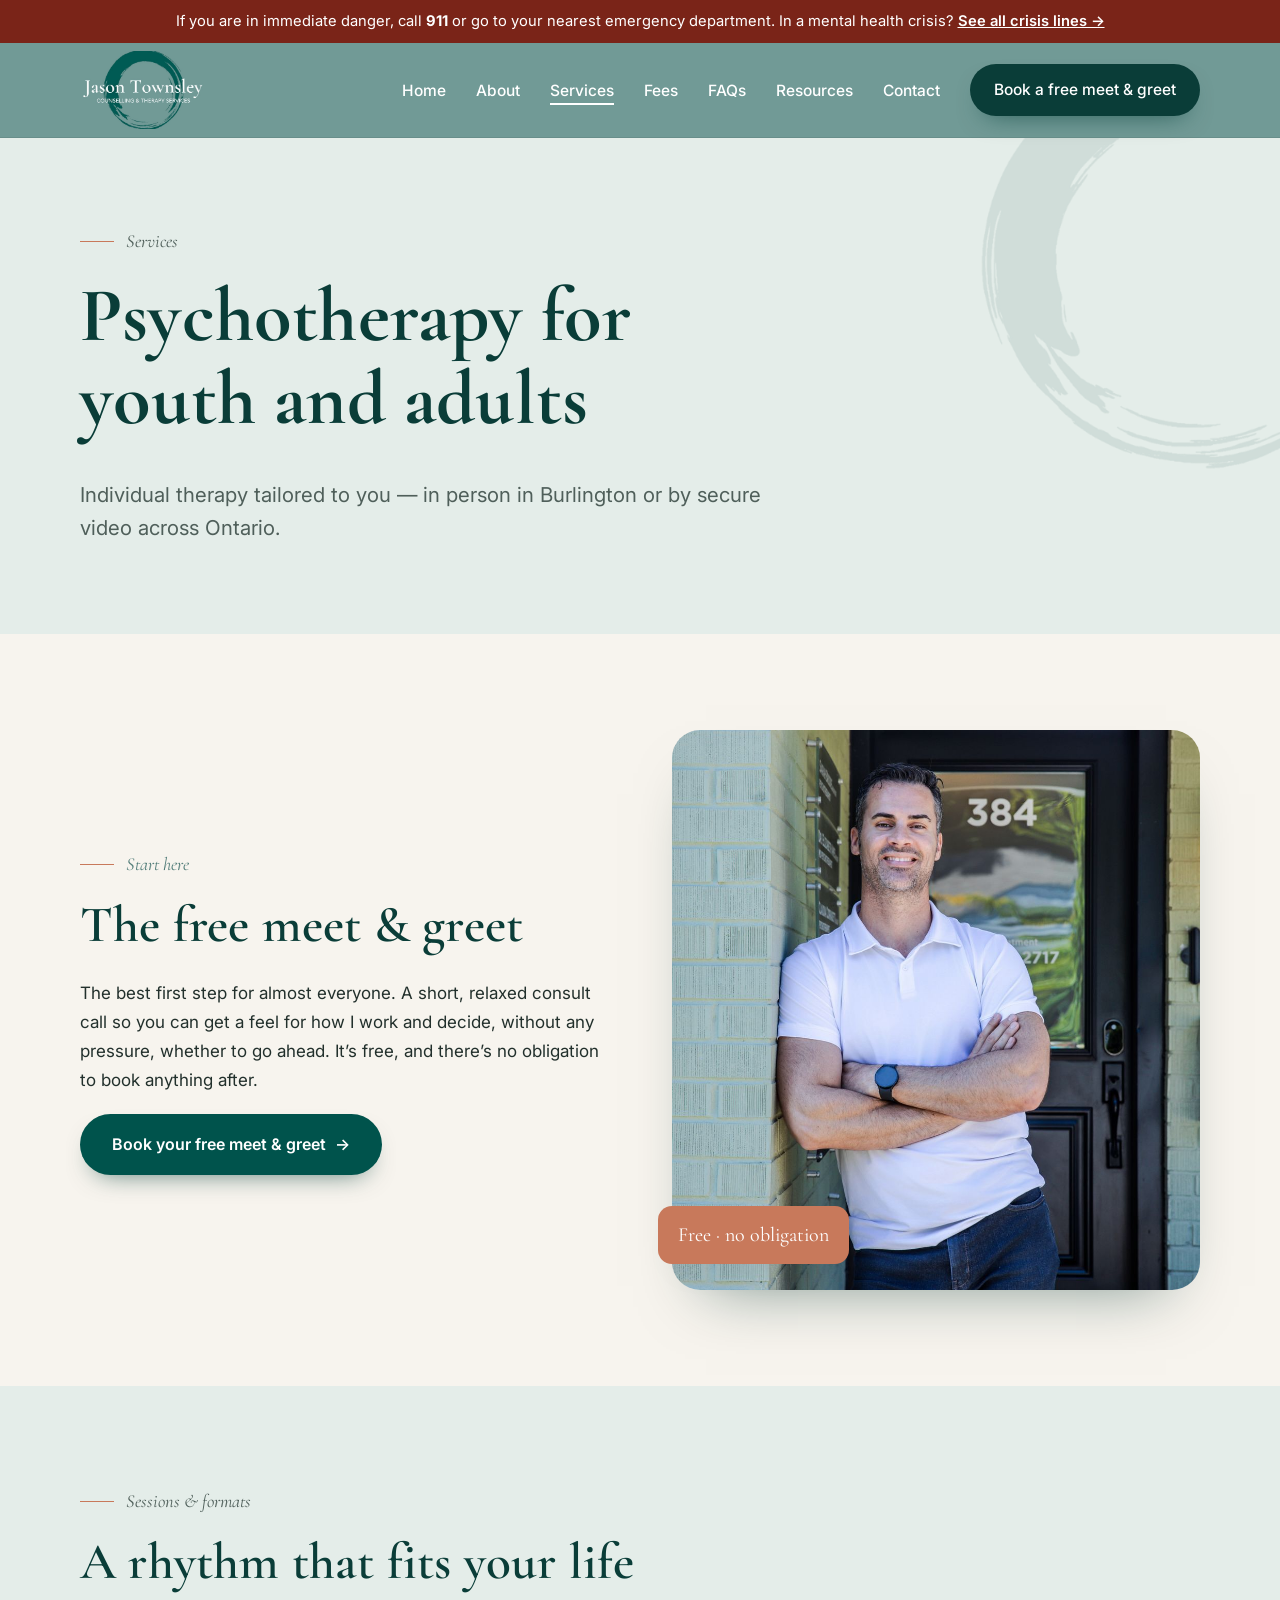
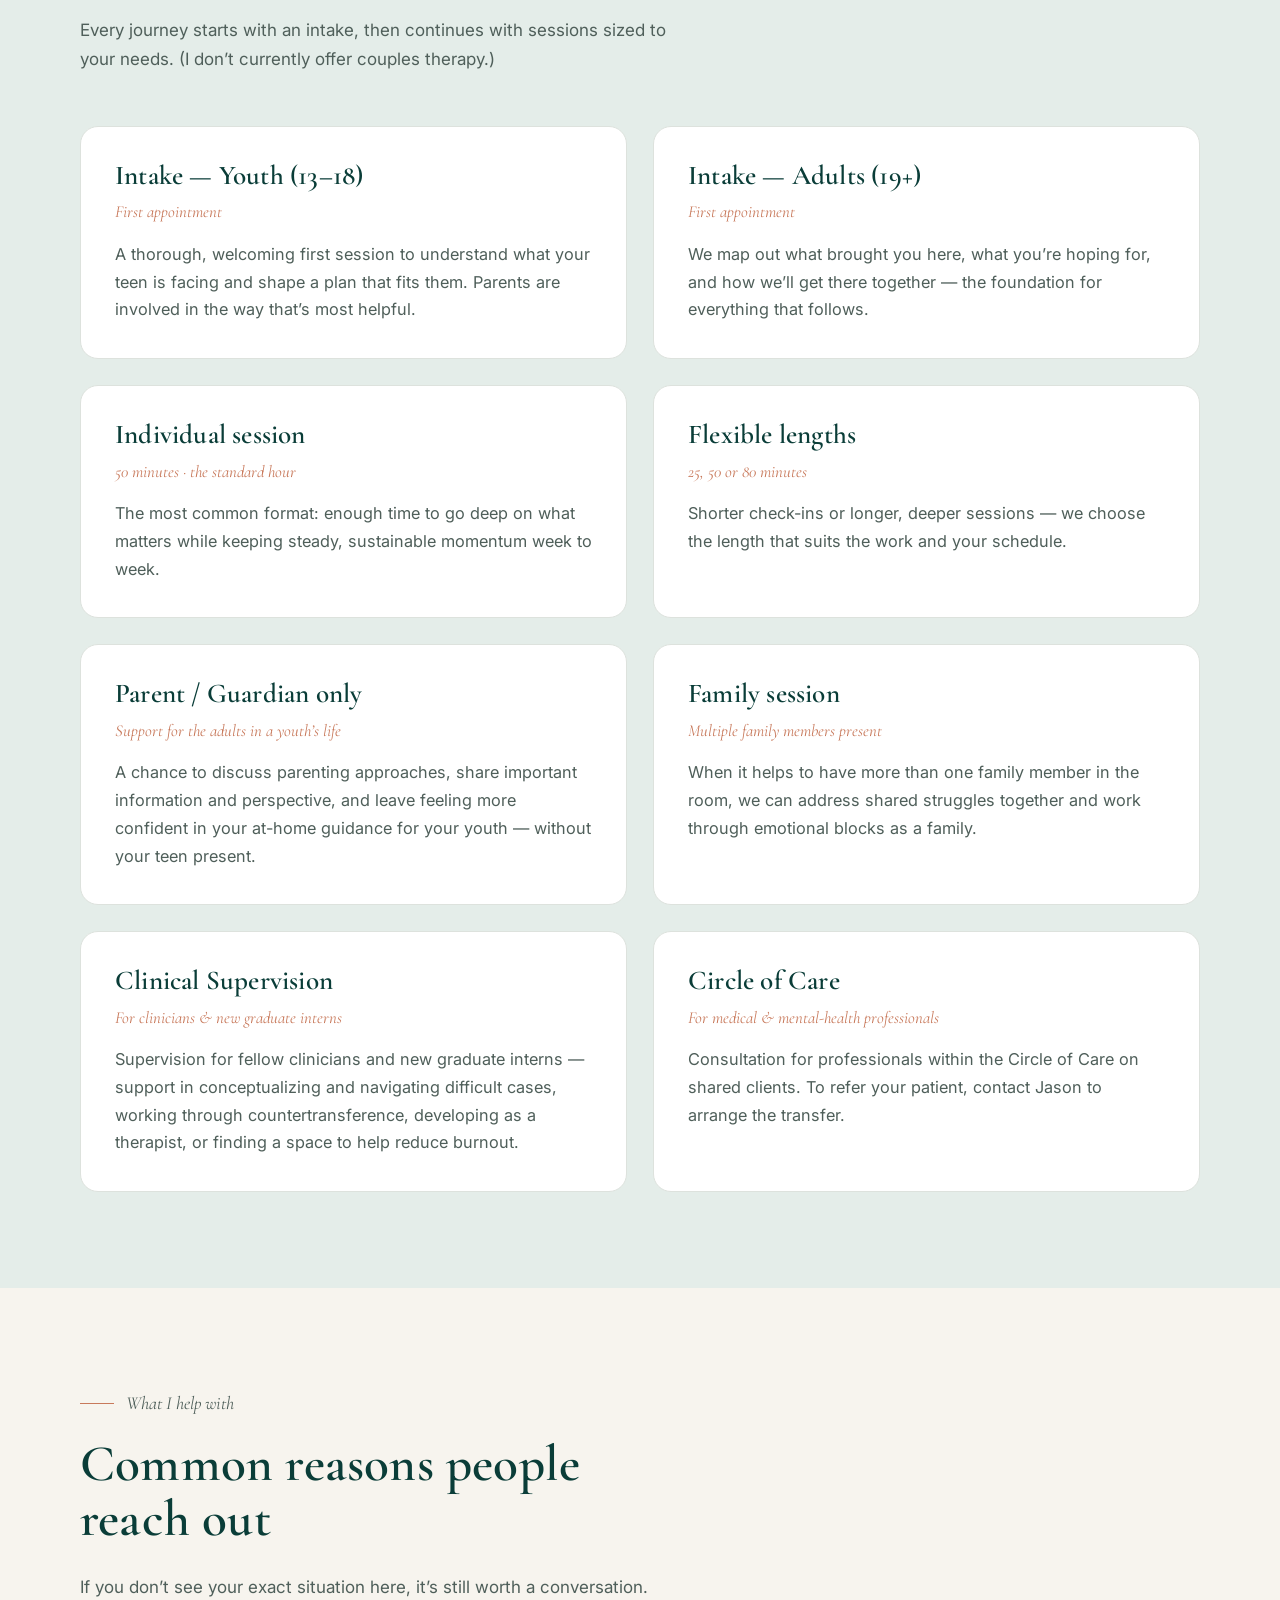
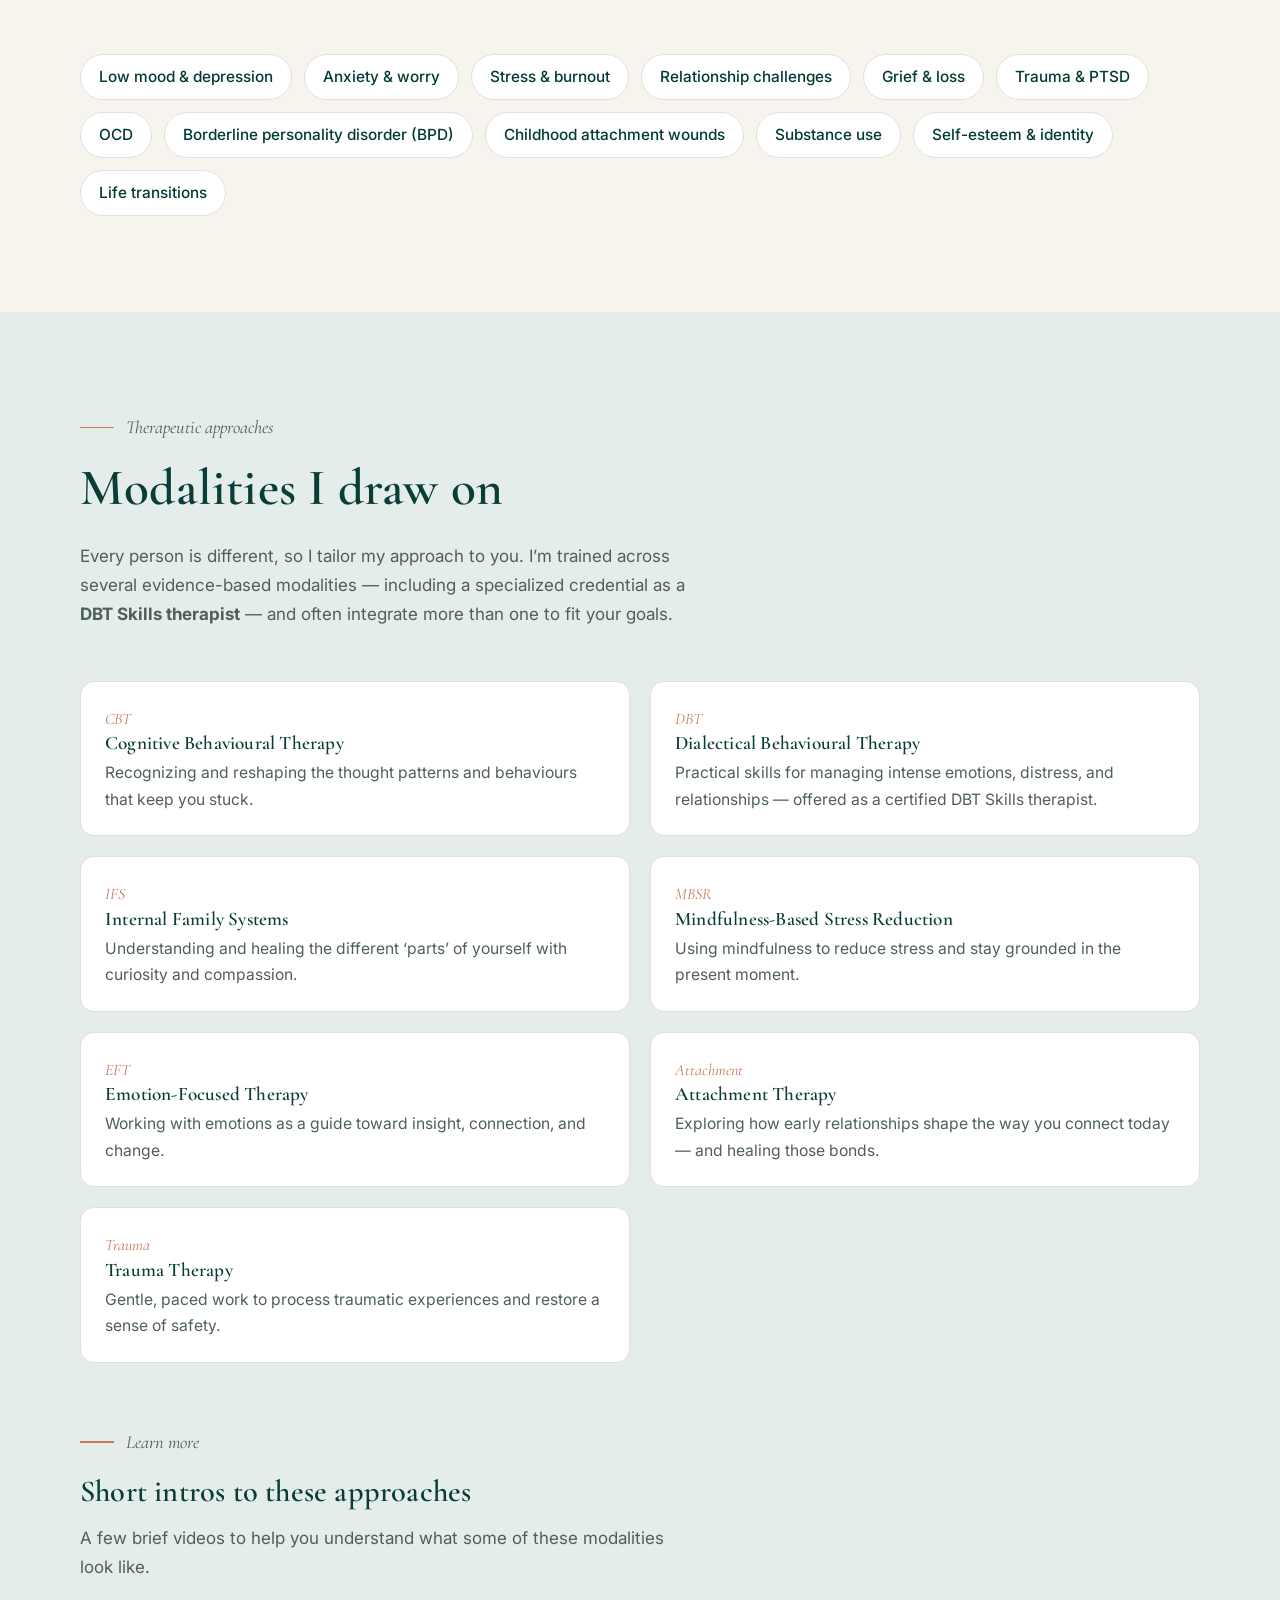
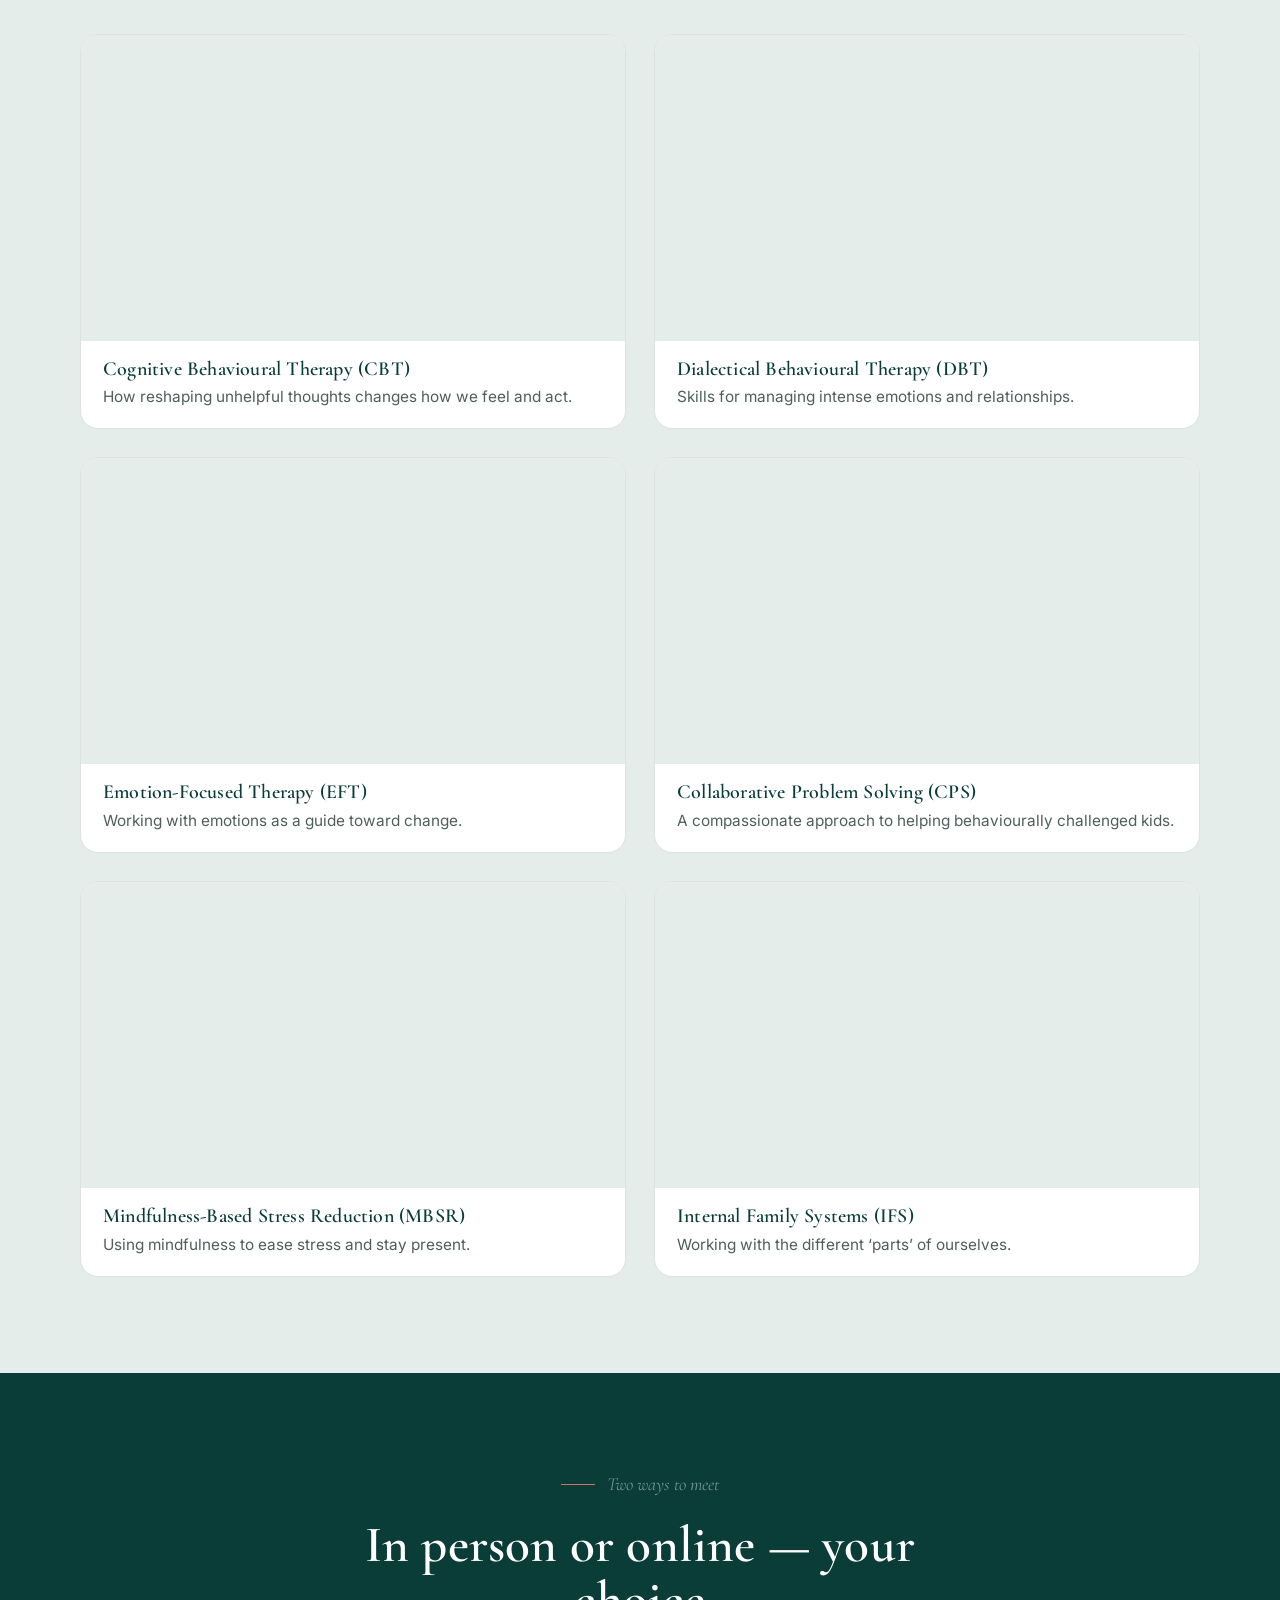
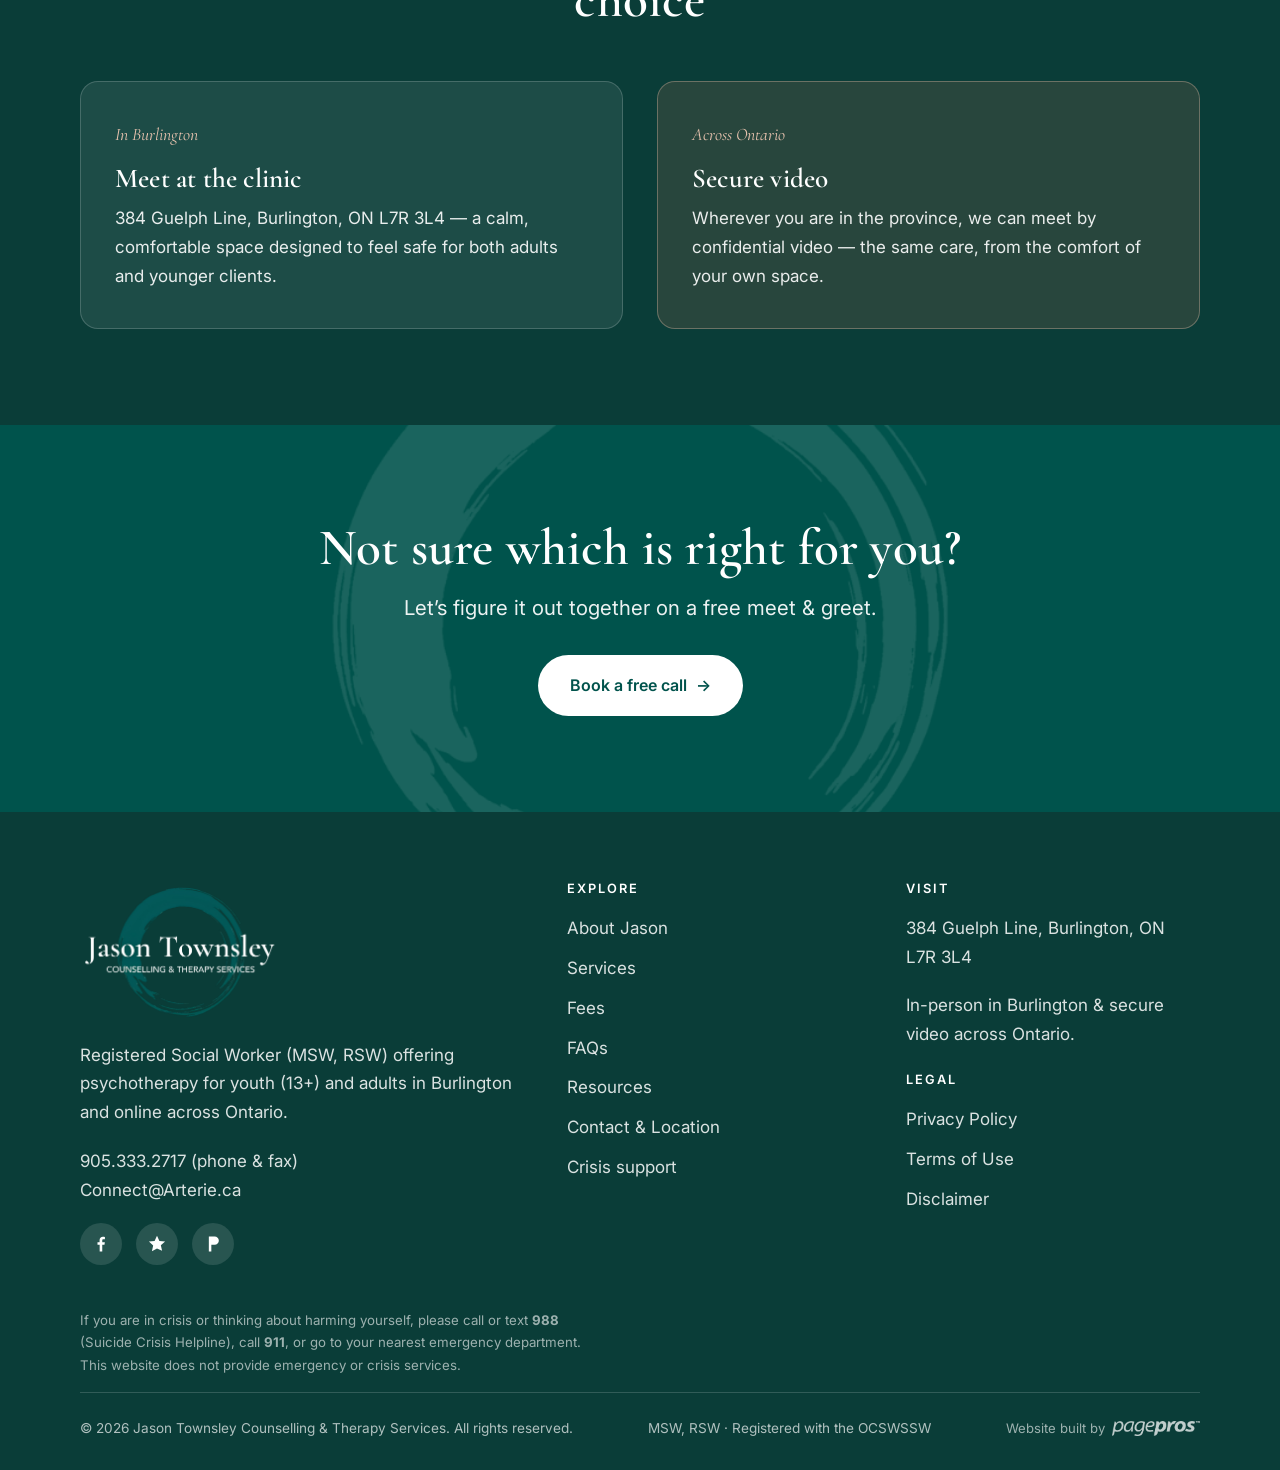
<file: services.html>
<!DOCTYPE html>
<html lang="en">
<head>
<meta charset="utf-8">
<meta name="viewport" content="width=device-width, initial-scale=1">
<title>Therapy &amp; Counselling Services in Burlington | Jason Townsley</title>
<meta name="description" content="Individual psychotherapy for youth (13+) and adults: anxiety, depression, trauma, grief, OCD, BPD and more. Sessions from 25–80 minutes, in person in Burlington or online across Ontario.">
<link rel="canonical" href="https://jasontownsley.com/services.html">
<meta name="robots" content="index, follow">
<meta name="author" content="Jason Townsley, MSW, RSW">
<meta name="geo.region" content="CA-ON">
<meta name="geo.placename" content="Burlington, Ontario">
<meta property="og:type" content="website">
<meta property="og:site_name" content="Jason Townsley Counselling &amp; Therapy Services">
<meta property="og:title" content="Therapy &amp; Counselling Services in Burlington | Jason Townsley">
<meta property="og:description" content="Individual psychotherapy for youth (13+) and adults: anxiety, depression, trauma, grief, OCD, BPD and more. Sessions from 25–80 minutes, in person in Burlington or online across Ontario.">
<meta property="og:url" content="https://jasontownsley.com/services.html">
<meta property="og:image" content="https://jasontownsley.com/assets/img/room.jpg">
<meta name="twitter:card" content="summary_large_image">
<meta name="twitter:title" content="Therapy &amp; Counselling Services in Burlington | Jason Townsley">
<meta name="twitter:description" content="Individual psychotherapy for youth (13+) and adults: anxiety, depression, trauma, grief, OCD, BPD and more. Sessions from 25–80 minutes, in person in Burlington or online across Ontario.">
<meta name="twitter:image" content="https://jasontownsley.com/assets/img/room.jpg">
<link rel="icon" href="assets/img/mark.svg">
<link rel="apple-touch-icon" href="assets/img/logo.jpg">
<link rel="preconnect" href="https://fonts.googleapis.com">
<link rel="preconnect" href="https://fonts.gstatic.com" crossorigin>
<link href="https://fonts.googleapis.com/css2?family=Cormorant+Garamond:ital,wght@0,500;0,600;0,700;1,500;1,600&family=Inter:wght@400;500;600&display=swap" rel="stylesheet">
<link rel="stylesheet" href="assets/style.css">
<script type="application/ld+json">{
  "@context":"https://schema.org",
  "@type":["MedicalBusiness","ProfessionalService"],
  "name":"Jason Townsley Counselling & Therapy Services",
  "image":"https://jasontownsley.com/assets/img/room.jpg",
  "@id":"https://jasontownsley.com",
  "url":"https://jasontownsley.com",
  "telephone":"+1-905-333-2717",
  "email":"connect@arterie.ca",
  "priceRange":"$$",
  "medicalSpecialty":"Psychiatric",
  "address":{"@type":"PostalAddress","streetAddress":"384 Guelph Line","addressLocality":"Burlington","addressRegion":"ON","postalCode":"L7R 3L4","addressCountry":"CA"},
  "geo":{"@type":"GeoCoordinates","latitude":43.3255,"longitude":-79.8003},
  "areaServed":["Burlington","Hamilton","Oakville","Waterdown","Flamborough","Halton Region","Ontario"],
  "founder":{"@type":"Person","name":"Jason Townsley","jobTitle":"Registered Social Worker (MSW, RSW)"},
  "openingHoursSpecification":[{"@type":"OpeningHoursSpecification","dayOfWeek":"Monday","opens":"10:30","closes":"20:30"},{"@type":"OpeningHoursSpecification","dayOfWeek":"Tuesday","opens":"10:30","closes":"15:30"},{"@type":"OpeningHoursSpecification","dayOfWeek":"Wednesday","opens":"10:30","closes":"20:30"},{"@type":"OpeningHoursSpecification","dayOfWeek":"Friday","opens":"10:30","closes":"16:30"}],
  "availableService":[
    {"@type":"MedicalTherapy","name":"Individual Psychotherapy for Adults (19+)"},
    {"@type":"MedicalTherapy","name":"Individual Psychotherapy for Youth (13-18)"},
    {"@type":"MedicalTherapy","name":"Free Meet & Greet Consultation"}
  ]
}</script>
<script type="application/ld+json">{"@context":"https://schema.org","@type":"WebPage","name":"Therapy & Counselling Services","provider":{"@type":"MedicalBusiness","name":"Jason Townsley Counselling & Therapy Services"}}</script>
</head>
<body>
<a class="skip" href="#main">Skip to content</a>
<div class="crisis-bar">If you are in immediate danger, call <strong>911</strong> or go to your nearest emergency department. In a mental health crisis? <a href="crisis.html">See all crisis lines &rarr;</a></div>
<header class="site-header">
<nav class="nav" aria-label="Main navigation">
  <a class="brand" href="index.html">
    <img class="brand-logo" src="assets/img/logo-nav.jpg" alt="Jason Townsley Counselling & Therapy Services">
  </a>
  <button class="nav-toggle" aria-label="Toggle menu" aria-expanded="false" aria-controls="nav-links">
    <span></span><span></span><span></span>
  </button>
  <ul class="nav-links" id="nav-links">
    <li><a href="index.html">Home</a></li>
    <li><a href="about.html">About</a></li>
    <li><a href="services.html" aria-current="page">Services</a></li>
    <li><a href="fees-faqs.html">Fees</a></li>
    <li><a href="faqs.html">FAQs</a></li>
    <li><a href="resources.html">Resources</a></li>
    <li><a href="contact.html">Contact</a></li>
    <li><a class="btn btn-primary nav-cta" href="https://ljtherapy.janeapp.com" target="_blank" rel="noopener" data-goal="book_meet_greet">Book a free meet &amp; greet</a></li>
  </ul>
</nav>
</header>

<main id="main">
<section class="page-hero">
  <img class="enso" src="assets/img/enso-real-sage.png" alt="" aria-hidden="true">
  <div class="wrap reveal">
    <p class="eyebrow">Services</p>
    <h1>Psychotherapy for<br>youth and adults</h1>
    <p class="lead" style="max-width:54ch">Individual therapy tailored to you &mdash; in person in Burlington or by secure video across Ontario.</p>
  </div>
</section>

<section class="section">
  <div class="wrap split">
    <div class="split-body reveal">
      <p class="eyebrow">Start here</p>
      <h2>The free meet &amp; greet</h2>
      <p>The best first step for almost everyone. A short, relaxed consult call so you can get a feel for how I work and decide, without any pressure, whether to go ahead. It&rsquo;s free, and there&rsquo;s no obligation to book anything after.</p>
      <a class="btn btn-primary" href="https://ljtherapy.janeapp.com" target="_blank" rel="noopener" data-goal="book_meet_greet">Book your free meet &amp; greet <span class="arw" aria-hidden="true">&rarr;</span></a>
    </div>
    <div class="split-media reveal">
      <div class="img-frame">
        <img src="assets/img/door.jpg" alt="Jason Townsley outside his Burlington clinic at 384 Guelph Line" width="1080" height="1397">
        <span class="tag-float">Free &middot; no obligation</span>
      </div>
    </div>
  </div>
</section>

<section class="section section-sage">
  <div class="wrap">
    <div class="section-head reveal">
      <p class="eyebrow">Sessions &amp; formats</p>
      <h2>A rhythm that fits your life</h2>
      <p>Every journey starts with an intake, then continues with sessions sized to your needs. (I don&rsquo;t currently offer couples therapy.)</p>
    </div>
    <div class="svc-grid reveal">
      <div class="svc"><h3>Intake &mdash; Youth (13&ndash;18)</h3><p class="len">First appointment</p><p>A thorough, welcoming first session to understand what your teen is facing and shape a plan that fits them. Parents are involved in the way that&rsquo;s most helpful.</p></div>
      <div class="svc"><h3>Intake &mdash; Adults (19+)</h3><p class="len">First appointment</p><p>We map out what brought you here, what you&rsquo;re hoping for, and how we&rsquo;ll get there together &mdash; the foundation for everything that follows.</p></div>
      <div class="svc"><h3>Individual session</h3><p class="len">50 minutes &middot; the standard hour</p><p>The most common format: enough time to go deep on what matters while keeping steady, sustainable momentum week to week.</p></div>
      <div class="svc"><h3>Flexible lengths</h3><p class="len">25, 50 or 80 minutes</p><p>Shorter check-ins or longer, deeper sessions &mdash; we choose the length that suits the work and your schedule.</p></div>
      <div class="svc"><h3>Parent / Guardian only</h3><p class="len">Support for the adults in a youth&rsquo;s life</p><p>A chance to discuss parenting approaches, share important information and perspective, and leave feeling more confident in your at-home guidance for your youth &mdash; without your teen present.</p></div>
      <div class="svc"><h3>Family session</h3><p class="len">Multiple family members present</p><p>When it helps to have more than one family member in the room, we can address shared struggles together and work through emotional blocks as a family.</p></div>
      <div class="svc"><h3>Clinical Supervision</h3><p class="len">For clinicians &amp; new graduate interns</p><p>Supervision for fellow clinicians and new graduate interns &mdash; support in conceptualizing and navigating difficult cases, working through countertransference, developing as a therapist, or finding a space to help reduce burnout.</p></div>
      <div class="svc"><h3>Circle of Care</h3><p class="len">For medical &amp; mental-health professionals</p><p>Consultation for professionals within the Circle of Care on shared clients. To refer your patient, contact Jason to arrange the transfer.</p></div>
    </div>
  </div>
</section>

<section class="section">
  <div class="wrap">
    <div class="section-head reveal">
      <p class="eyebrow">What I help with</p>
      <h2>Common reasons people reach out</h2>
      <p>If you don&rsquo;t see your exact situation here, it&rsquo;s still worth a conversation.</p>
    </div>
    <ul class="pill-list reveal">
      <li>Low mood &amp; depression</li><li>Anxiety &amp; worry</li><li>Stress &amp; burnout</li>
      <li>Relationship challenges</li><li>Grief &amp; loss</li><li>Trauma &amp; PTSD</li>
      <li>OCD</li><li>Borderline personality disorder (BPD)</li><li>Childhood attachment wounds</li>
      <li>Substance use</li><li>Self-esteem &amp; identity</li><li>Life transitions</li>
    </ul>
  </div>
</section>

<section class="section section-sage" id="approaches">
  <div class="wrap">
    <div class="section-head reveal">
      <p class="eyebrow">Therapeutic approaches</p>
      <h2>Modalities I draw on</h2>
      <p>Every person is different, so I tailor my approach to you. I&rsquo;m trained across several evidence-based modalities &mdash; including a specialized credential as a <strong>DBT Skills therapist</strong> &mdash; and often integrate more than one to fit your goals.</p>
    </div>
    <div class="modality-grid reveal">
      <div class="modality"><span class="abbr">CBT</span><h3>Cognitive Behavioural Therapy</h3><p>Recognizing and reshaping the thought patterns and behaviours that keep you stuck.</p></div>
      <div class="modality"><span class="abbr">DBT</span><h3>Dialectical Behavioural Therapy</h3><p>Practical skills for managing intense emotions, distress, and relationships &mdash; offered as a certified DBT Skills therapist.</p></div>
      <div class="modality"><span class="abbr">IFS</span><h3>Internal Family Systems</h3><p>Understanding and healing the different &lsquo;parts&rsquo; of yourself with curiosity and compassion.</p></div>
      <div class="modality"><span class="abbr">MBSR</span><h3>Mindfulness-Based Stress Reduction</h3><p>Using mindfulness to reduce stress and stay grounded in the present moment.</p></div>
      <div class="modality"><span class="abbr">EFT</span><h3>Emotion-Focused Therapy</h3><p>Working with emotions as a guide toward insight, connection, and change.</p></div>
      <div class="modality"><span class="abbr">Attachment</span><h3>Attachment Therapy</h3><p>Exploring how early relationships shape the way you connect today &mdash; and healing those bonds.</p></div>
      <div class="modality"><span class="abbr">Trauma</span><h3>Trauma Therapy</h3><p>Gentle, paced work to process traumatic experiences and restore a sense of safety.</p></div>
    </div>

    <div class="section-head reveal" style="margin-top:60px">
      <p class="eyebrow">Learn more</p>
      <h3 style="font-size:1.9rem">Short intros to these approaches</h3>
      <p>A few brief videos to help you understand what some of these modalities look like.</p>
    </div>
    <!-- Modality intro videos from Jason's Meet Jason page -->
    <div class="video-grid reveal">
      <div class="video-card">
        <div class="frame"><iframe src="https://www.youtube-nocookie.com/embed/9c_Bv_FBE-c" title="What is CBT? Cognitive Behavioural Therapy" loading="lazy" allowfullscreen referrerpolicy="strict-origin-when-cross-origin"></iframe></div>
        <div class="cap"><h3>Cognitive Behavioural Therapy (CBT)</h3><p>How reshaping unhelpful thoughts changes how we feel and act.</p></div>
      </div>
      <div class="video-card">
        <div class="frame"><iframe src="https://www.youtube-nocookie.com/embed/rSCBeI65aSE" title="What is DBT? Dialectical Behavioural Therapy" loading="lazy" allowfullscreen referrerpolicy="strict-origin-when-cross-origin"></iframe></div>
        <div class="cap"><h3>Dialectical Behavioural Therapy (DBT)</h3><p>Skills for managing intense emotions and relationships.</p></div>
      </div>
      <div class="video-card">
        <div class="frame"><iframe src="https://www.youtube-nocookie.com/embed/wfCRSMr5eUk" title="What is EFT? Emotion-Focused Therapy" loading="lazy" allowfullscreen referrerpolicy="strict-origin-when-cross-origin"></iframe></div>
        <div class="cap"><h3>Emotion-Focused Therapy (EFT)</h3><p>Working with emotions as a guide toward change.</p></div>
      </div>
      <div class="video-card">
        <div class="frame"><iframe src="https://www.youtube-nocookie.com/embed/QD4834W0g9k" title="Collaborative Problem Solving — helping behaviourally challenged kids" loading="lazy" allowfullscreen referrerpolicy="strict-origin-when-cross-origin"></iframe></div>
        <div class="cap"><h3>Collaborative Problem Solving (CPS)</h3><p>A compassionate approach to helping behaviourally challenged kids.</p></div>
      </div>
      <div class="video-card">
        <div class="frame"><iframe src="https://www.youtube-nocookie.com/embed/3lAlwm6gros" title="What is MBSR? Mindfulness-Based Stress Reduction" loading="lazy" allowfullscreen referrerpolicy="strict-origin-when-cross-origin"></iframe></div>
        <div class="cap"><h3>Mindfulness-Based Stress Reduction (MBSR)</h3><p>Using mindfulness to ease stress and stay present.</p></div>
      </div>
      <div class="video-card">
        <div class="frame"><iframe src="https://www.youtube-nocookie.com/embed/fzevlBt5HUA" title="What is IFS? Internal Family Systems" loading="lazy" allowfullscreen referrerpolicy="strict-origin-when-cross-origin"></iframe></div>
        <div class="cap"><h3>Internal Family Systems (IFS)</h3><p>Working with the different &lsquo;parts&rsquo; of ourselves.</p></div>
      </div>
    </div>
  </div>
</section>

<section class="section section-forest">
  <div class="wrap">
    <div class="section-head center reveal">
      <p class="eyebrow" style="justify-content:center;display:flex">Two ways to meet</p>
      <h2>In person or online &mdash; your choice</h2>
    </div>
    <div class="approach reveal">
      <div class="panel p-heal"><span class="n">In Burlington</span><h3>Meet at the clinic</h3><p>384 Guelph Line, Burlington, ON L7R 3L4 &mdash; a calm, comfortable space designed to feel safe for both adults and younger clients.</p></div>
      <div class="panel p-change"><span class="n">Across Ontario</span><h3>Secure video</h3><p>Wherever you are in the province, we can meet by confidential video &mdash; the same care, from the comfort of your own space.</p></div>
    </div>
  </div>
</section>

<section class="cta-band">
  <img class="enso" src="assets/img/enso-real-white.png" alt="" aria-hidden="true">
  <div class="wrap">
    <h2>Not sure which is right for you?</h2>
    <p class="lead">Let&rsquo;s figure it out together on a free meet &amp; greet.</p>
    <a class="btn btn-light" href="https://ljtherapy.janeapp.com" target="_blank" rel="noopener" data-goal="book_meet_greet">Book a free call <span class="arw" aria-hidden="true">&rarr;</span></a>
  </div>
</section>
</main>
<footer class="site-footer">
<div class="wrap">
  <div class="footer-grid">
    <div>
      <div class="footer-brand"><img class="footer-logo" src="assets/img/logo-white.png" alt="Jason Townsley Counselling & Therapy Services"></div>
      <p>Registered Social Worker (MSW, RSW) offering psychotherapy for youth&nbsp;(13+) and adults in Burlington and online across Ontario.</p>
      <p class="mb0"><a href="tel:19053332717">905.333.2717</a> (phone &amp; fax)<br><a href="mailto:Connect@Arterie.ca">Connect@Arterie.ca</a></p>
      <div class="social-row">
        <a href="https://www.facebook.com/JasonTownsleyTherapyServices" target="_blank" rel="noopener" aria-label="Facebook">
          <svg viewBox="0 0 24 24" aria-hidden="true"><path d="M13.5 21v-8h2.7l.4-3.1h-3.1V7.9c0-.9.3-1.5 1.6-1.5h1.6V3.6c-.8-.1-1.6-.2-2.4-.2-2.4 0-4 1.5-4 4.1v2.3H7.8V13h2.6v8z"/></svg>
        </a>
        <a href="https://www.provenexpert.com/en-us/jason-townsley-counselling-therapy-services/" target="_blank" rel="noopener" aria-label="ProvenExpert reviews" title="ProvenExpert">
          <svg viewBox="0 0 24 24" aria-hidden="true"><path d="M12 2l2.9 6.3 6.8.6-5.1 4.5 1.5 6.7L12 17.3 5.9 20.6l1.5-6.7L2.3 8.9l6.8-.6z"/></svg>
        </a>
      
        <a href="https://www.psychologytoday.com/ca/therapists/jason-townsley-burlington-on/825683" target="_blank" rel="noopener" aria-label="Psychology Today profile" title="Psychology Today">
          <svg viewBox="0 0 24 24" aria-hidden="true"><path d="M7 3h7a5 5 0 0 1 0 10h-4v8H7z"/></svg>
        </a>
      </div>
    </div>
    <div>
      <h4>Explore</h4>
      <ul class="footer-nav">
        <li><a href="about.html">About Jason</a></li>
        <li><a href="services.html">Services</a></li>
        <li><a href="fees-faqs.html">Fees</a></li>
    <li><a href="faqs.html">FAQs</a></li>
        <li><a href="resources.html">Resources</a></li>
        <li><a href="contact.html">Contact &amp; Location</a></li>
        <li><a href="crisis.html">Crisis support</a></li>
      </ul>
    </div>
    <div>
      <h4>Visit</h4>
      <p>384 Guelph Line, Burlington, ON L7R 3L4</p>
      <p style="margin-top:10px">In-person in Burlington &amp; secure video across Ontario.</p>
      <h4 style="margin-top:24px">Legal</h4>
      <ul class="footer-nav">
        <li><a href="privacy-policy.html">Privacy Policy</a></li>
        <li><a href="terms-of-use.html">Terms of Use</a></li>
        <li><a href="disclaimer.html">Disclaimer</a></li>
      </ul>
    </div>
  </div>
  <p class="disclaimer">If you are in crisis or thinking about harming yourself, please call or text <strong>988</strong> (Suicide Crisis Helpline), call <strong>911</strong>, or go to your nearest emergency department. This website does not provide emergency or crisis services.</p>
  <div class="footer-bottom">
    <span>&copy; 2026 Jason Townsley Counselling &amp; Therapy Services. All rights reserved.</span>
    <span>MSW, RSW &middot; Registered with the <a href="https://www.ocswssw.org/" target="_blank" rel="noopener">OCSWSSW</a></span>
    <span class="built-by">Website built by <a href="https://pagepros.io" target="_blank" rel="noopener" aria-label="PagePros - pagepros.io"><img src="assets/img/pagepros-logo-white.png" alt="PagePros"></a></span>
  </div>
</div>
</footer>
<script src="assets/main.js"></script>
</body>
</html>
</file>
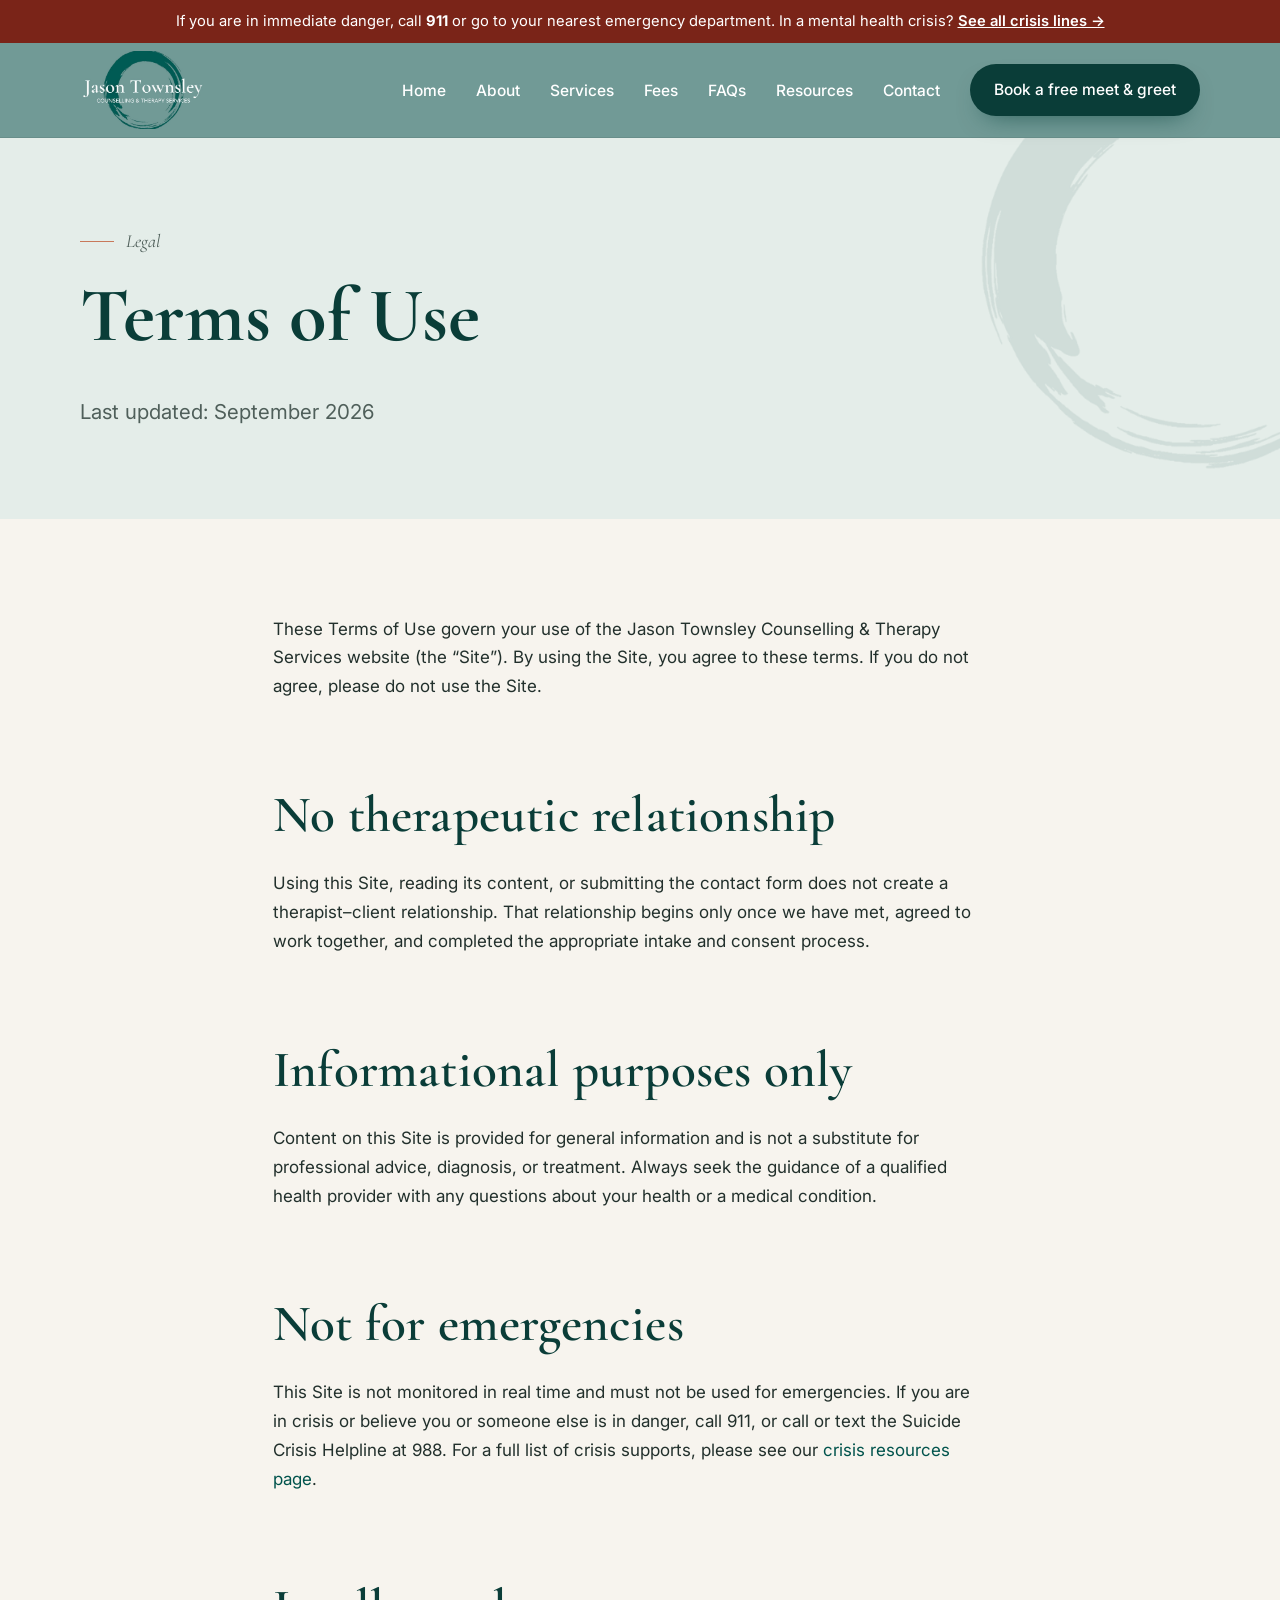
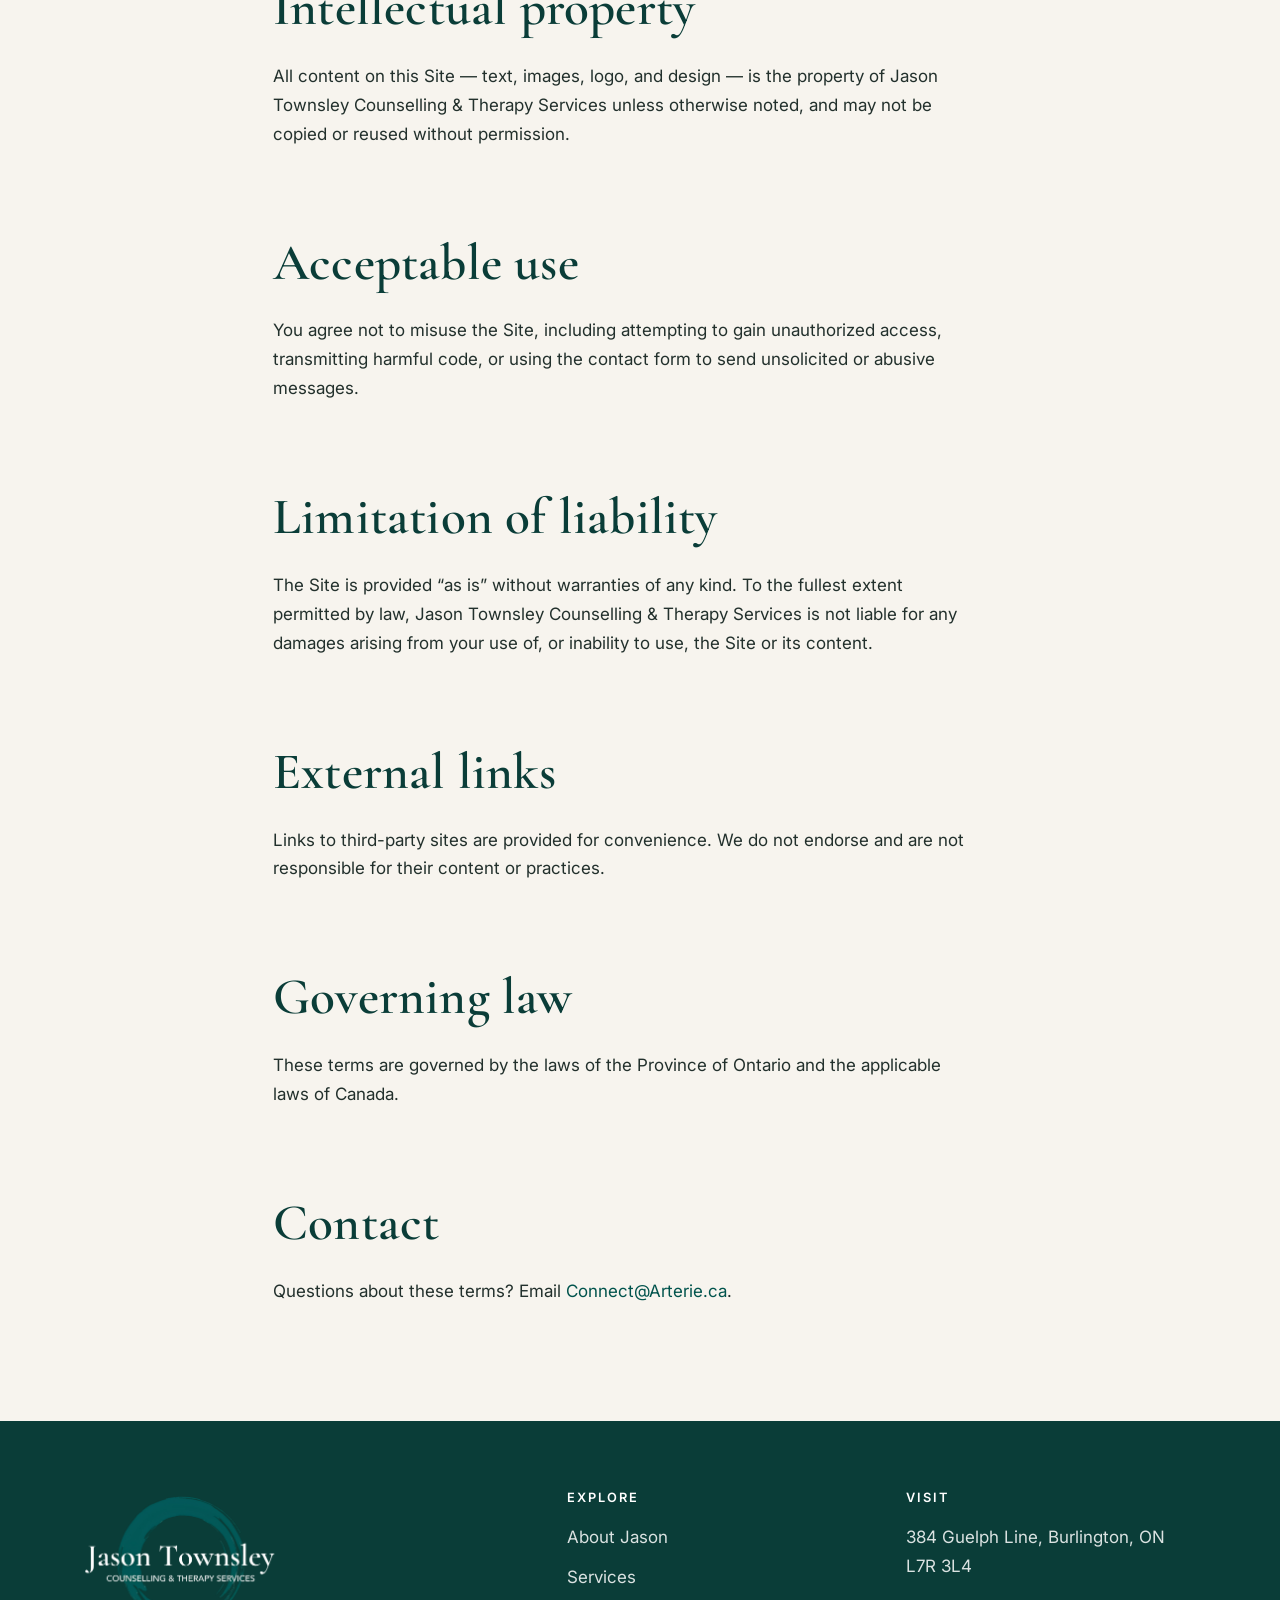
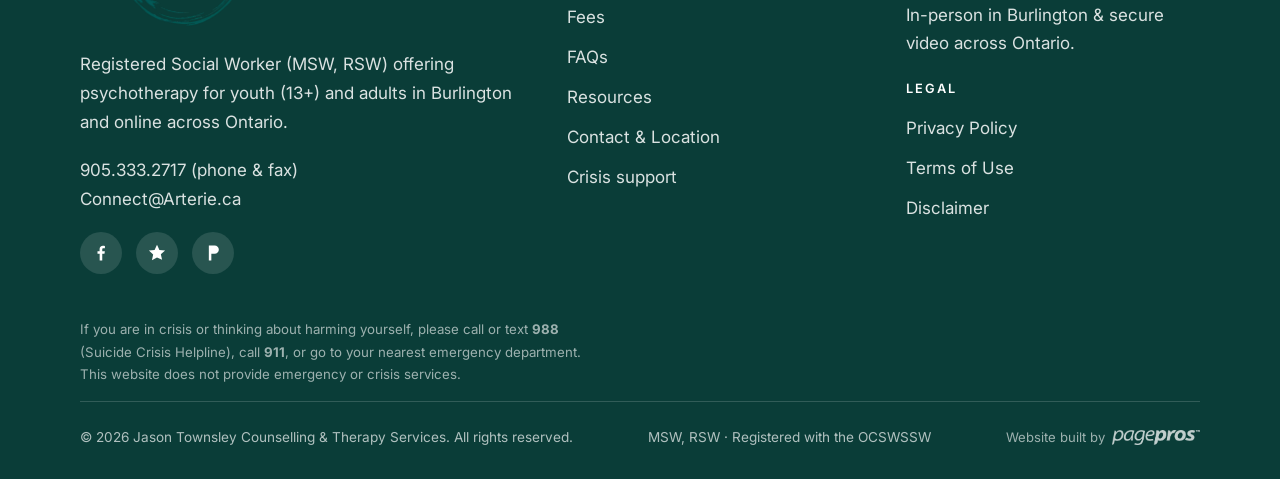
<file: terms-of-use.html>
<!DOCTYPE html>
<html lang="en">
<head>
<meta charset="utf-8">
<meta name="viewport" content="width=device-width, initial-scale=1">
<title>Terms of Use | Jason Townsley Counselling &amp; Therapy Services</title>
<meta name="description" content="The terms governing use of the Jason Townsley Counselling & Therapy Services website.">
<link rel="canonical" href="https://jasontownsley.com/terms-of-use.html">
<meta name="robots" content="index, follow">
<meta name="author" content="Jason Townsley, MSW, RSW">
<meta name="geo.region" content="CA-ON">
<meta name="geo.placename" content="Burlington, Ontario">
<meta property="og:type" content="website">
<meta property="og:site_name" content="Jason Townsley Counselling &amp; Therapy Services">
<meta property="og:title" content="Terms of Use | Jason Townsley Counselling &amp; Therapy Services">
<meta property="og:description" content="The terms governing use of the Jason Townsley Counselling & Therapy Services website.">
<meta property="og:url" content="https://jasontownsley.com/terms-of-use.html">
<meta property="og:image" content="https://jasontownsley.com/assets/img/room.jpg">
<meta name="twitter:card" content="summary_large_image">
<meta name="twitter:title" content="Terms of Use | Jason Townsley Counselling &amp; Therapy Services">
<meta name="twitter:description" content="The terms governing use of the Jason Townsley Counselling & Therapy Services website.">
<meta name="twitter:image" content="https://jasontownsley.com/assets/img/room.jpg">
<link rel="icon" href="assets/img/mark.svg">
<link rel="apple-touch-icon" href="assets/img/logo.jpg">
<link rel="preconnect" href="https://fonts.googleapis.com">
<link rel="preconnect" href="https://fonts.gstatic.com" crossorigin>
<link href="https://fonts.googleapis.com/css2?family=Cormorant+Garamond:ital,wght@0,500;0,600;0,700;1,500;1,600&family=Inter:wght@400;500;600&display=swap" rel="stylesheet">
<link rel="stylesheet" href="assets/style.css">
<script type="application/ld+json">{
  "@context":"https://schema.org",
  "@type":["MedicalBusiness","ProfessionalService"],
  "name":"Jason Townsley Counselling & Therapy Services",
  "image":"https://jasontownsley.com/assets/img/room.jpg",
  "@id":"https://jasontownsley.com",
  "url":"https://jasontownsley.com",
  "telephone":"+1-905-333-2717",
  "email":"connect@arterie.ca",
  "priceRange":"$$",
  "medicalSpecialty":"Psychiatric",
  "address":{"@type":"PostalAddress","streetAddress":"384 Guelph Line","addressLocality":"Burlington","addressRegion":"ON","postalCode":"L7R 3L4","addressCountry":"CA"},
  "geo":{"@type":"GeoCoordinates","latitude":43.3255,"longitude":-79.8003},
  "areaServed":["Burlington","Hamilton","Oakville","Waterdown","Flamborough","Halton Region","Ontario"],
  "founder":{"@type":"Person","name":"Jason Townsley","jobTitle":"Registered Social Worker (MSW, RSW)"},
  "openingHoursSpecification":[{"@type":"OpeningHoursSpecification","dayOfWeek":"Monday","opens":"10:30","closes":"20:30"},{"@type":"OpeningHoursSpecification","dayOfWeek":"Tuesday","opens":"10:30","closes":"15:30"},{"@type":"OpeningHoursSpecification","dayOfWeek":"Wednesday","opens":"10:30","closes":"20:30"},{"@type":"OpeningHoursSpecification","dayOfWeek":"Friday","opens":"10:30","closes":"16:30"}],
  "availableService":[
    {"@type":"MedicalTherapy","name":"Individual Psychotherapy for Adults (19+)"},
    {"@type":"MedicalTherapy","name":"Individual Psychotherapy for Youth (13-18)"},
    {"@type":"MedicalTherapy","name":"Free Meet & Greet Consultation"}
  ]
}</script>
</head>
<body>
<a class="skip" href="#main">Skip to content</a>
<div class="crisis-bar">If you are in immediate danger, call <strong>911</strong> or go to your nearest emergency department. In a mental health crisis? <a href="crisis.html">See all crisis lines &rarr;</a></div>
<header class="site-header">
<nav class="nav" aria-label="Main navigation">
  <a class="brand" href="index.html">
    <img class="brand-logo" src="assets/img/logo-nav.jpg" alt="Jason Townsley Counselling & Therapy Services">
  </a>
  <button class="nav-toggle" aria-label="Toggle menu" aria-expanded="false" aria-controls="nav-links">
    <span></span><span></span><span></span>
  </button>
  <ul class="nav-links" id="nav-links">
    <li><a href="index.html">Home</a></li>
    <li><a href="about.html">About</a></li>
    <li><a href="services.html">Services</a></li>
    <li><a href="fees-faqs.html">Fees</a></li>
    <li><a href="faqs.html">FAQs</a></li>
    <li><a href="resources.html">Resources</a></li>
    <li><a href="contact.html">Contact</a></li>
    <li><a class="btn btn-primary nav-cta" href="https://ljtherapy.janeapp.com" target="_blank" rel="noopener" data-goal="book_meet_greet">Book a free meet &amp; greet</a></li>
  </ul>
</nav>
</header>

<main id="main">
<section class="page-hero">
  <img class="enso" src="assets/img/enso-real-sage.png" alt="" aria-hidden="true">
  <div class="wrap reveal">
    <p class="eyebrow">Legal</p>
    <h1>Terms of Use</h1>
    <p class="lead">Last updated: September 2026</p>
  </div>
</section>
<section class="section">
  <div class="wrap prose reveal">
    
<p>These Terms of Use govern your use of the Jason Townsley Counselling &amp; Therapy Services website (the &ldquo;Site&rdquo;). By using the Site, you agree to these terms. If you do not agree, please do not use the Site.</p>
<h2>No therapeutic relationship</h2>
<p>Using this Site, reading its content, or submitting the contact form does not create a therapist&ndash;client relationship. That relationship begins only once we have met, agreed to work together, and completed the appropriate intake and consent process.</p>
<h2>Informational purposes only</h2>
<p>Content on this Site is provided for general information and is not a substitute for professional advice, diagnosis, or treatment. Always seek the guidance of a qualified health provider with any questions about your health or a medical condition.</p>
<h2>Not for emergencies</h2>
<p>This Site is not monitored in real time and must not be used for emergencies. If you are in crisis or believe you or someone else is in danger, call 911, or call or text the Suicide Crisis Helpline at 988. For a full list of crisis supports, please see our <a href="crisis.html">crisis resources page</a>.</p>
<h2>Intellectual property</h2>
<p>All content on this Site &mdash; text, images, logo, and design &mdash; is the property of Jason Townsley Counselling &amp; Therapy Services unless otherwise noted, and may not be copied or reused without permission.</p>
<h2>Acceptable use</h2>
<p>You agree not to misuse the Site, including attempting to gain unauthorized access, transmitting harmful code, or using the contact form to send unsolicited or abusive messages.</p>
<h2>Limitation of liability</h2>
<p>The Site is provided &ldquo;as is&rdquo; without warranties of any kind. To the fullest extent permitted by law, Jason Townsley Counselling &amp; Therapy Services is not liable for any damages arising from your use of, or inability to use, the Site or its content.</p>
<h2>External links</h2>
<p>Links to third-party sites are provided for convenience. We do not endorse and are not responsible for their content or practices.</p>
<h2>Governing law</h2>
<p>These terms are governed by the laws of the Province of Ontario and the applicable laws of Canada.</p>
<h2>Contact</h2>
<p>Questions about these terms? Email <a href="mailto:Connect@Arterie.ca">Connect@Arterie.ca</a>.</p>

  </div>
</section>
</main>
<footer class="site-footer">
<div class="wrap">
  <div class="footer-grid">
    <div>
      <div class="footer-brand"><img class="footer-logo" src="assets/img/logo-white.png" alt="Jason Townsley Counselling & Therapy Services"></div>
      <p>Registered Social Worker (MSW, RSW) offering psychotherapy for youth&nbsp;(13+) and adults in Burlington and online across Ontario.</p>
      <p class="mb0"><a href="tel:19053332717">905.333.2717</a> (phone &amp; fax)<br><a href="mailto:Connect@Arterie.ca">Connect@Arterie.ca</a></p>
      <div class="social-row">
        <a href="https://www.facebook.com/JasonTownsleyTherapyServices" target="_blank" rel="noopener" aria-label="Facebook">
          <svg viewBox="0 0 24 24" aria-hidden="true"><path d="M13.5 21v-8h2.7l.4-3.1h-3.1V7.9c0-.9.3-1.5 1.6-1.5h1.6V3.6c-.8-.1-1.6-.2-2.4-.2-2.4 0-4 1.5-4 4.1v2.3H7.8V13h2.6v8z"/></svg>
        </a>
        <a href="https://www.provenexpert.com/en-us/jason-townsley-counselling-therapy-services/" target="_blank" rel="noopener" aria-label="ProvenExpert reviews" title="ProvenExpert">
          <svg viewBox="0 0 24 24" aria-hidden="true"><path d="M12 2l2.9 6.3 6.8.6-5.1 4.5 1.5 6.7L12 17.3 5.9 20.6l1.5-6.7L2.3 8.9l6.8-.6z"/></svg>
        </a>
      
        <a href="https://www.psychologytoday.com/ca/therapists/jason-townsley-burlington-on/825683" target="_blank" rel="noopener" aria-label="Psychology Today profile" title="Psychology Today">
          <svg viewBox="0 0 24 24" aria-hidden="true"><path d="M7 3h7a5 5 0 0 1 0 10h-4v8H7z"/></svg>
        </a>
      </div>
    </div>
    <div>
      <h4>Explore</h4>
      <ul class="footer-nav">
        <li><a href="about.html">About Jason</a></li>
        <li><a href="services.html">Services</a></li>
        <li><a href="fees-faqs.html">Fees</a></li>
    <li><a href="faqs.html">FAQs</a></li>
        <li><a href="resources.html">Resources</a></li>
        <li><a href="contact.html">Contact &amp; Location</a></li>
        <li><a href="crisis.html">Crisis support</a></li>
      </ul>
    </div>
    <div>
      <h4>Visit</h4>
      <p>384 Guelph Line, Burlington, ON L7R 3L4</p>
      <p style="margin-top:10px">In-person in Burlington &amp; secure video across Ontario.</p>
      <h4 style="margin-top:24px">Legal</h4>
      <ul class="footer-nav">
        <li><a href="privacy-policy.html">Privacy Policy</a></li>
        <li><a href="terms-of-use.html">Terms of Use</a></li>
        <li><a href="disclaimer.html">Disclaimer</a></li>
      </ul>
    </div>
  </div>
  <p class="disclaimer">If you are in crisis or thinking about harming yourself, please call or text <strong>988</strong> (Suicide Crisis Helpline), call <strong>911</strong>, or go to your nearest emergency department. This website does not provide emergency or crisis services.</p>
  <div class="footer-bottom">
    <span>&copy; 2026 Jason Townsley Counselling &amp; Therapy Services. All rights reserved.</span>
    <span>MSW, RSW &middot; Registered with the <a href="https://www.ocswssw.org/" target="_blank" rel="noopener">OCSWSSW</a></span>
    <span class="built-by">Website built by <a href="https://pagepros.io" target="_blank" rel="noopener" aria-label="PagePros - pagepros.io"><img src="assets/img/pagepros-logo-white.png" alt="PagePros"></a></span>
  </div>
</div>
</footer>
<script src="assets/main.js"></script>
</body>
</html>
</file>
<file: assets/style.css>
/* ===========================================================
   Jason Townsley Counselling & Therapy Services
   Palette rooted in the enso logo: forest teal + sage,
   warmed with clay and a soft paper. Enso arc as motif.
   =========================================================== */

:root{
  --teal:#00534c;
  --teal-deep:#003b35;
  --forest:#0a3d38;
  --sage:#6F9693;
  --sage-deep:#547e7a;
  --sage-mist:#e4ede9;
  --logo-bg:#719A96;
  --clay:#c8795b;
  --clay-soft:#e8c3af;
  --sand:#efe9df;
  --paper:#f7f4ee;
  --paper-2:#fbf9f5;
  --ink:#22302c;
  --ink-soft:#4f5f5a;
  --line:#dde2dd;
  --white:#fff;
  --radius:18px;
  --radius-lg:28px;
  --maxw:1200px;
  --shadow:0 30px 60px -34px rgba(0,50,45,.5);
  --shadow-soft:0 14px 40px -26px rgba(0,50,45,.4);
  --serif:"Cormorant Garamond", Georgia, serif;
  --sans:"Inter", system-ui, -apple-system, "Segoe UI", Roboto, sans-serif;
}

*{box-sizing:border-box;}
html{scroll-behavior:smooth;}
@media (prefers-reduced-motion:reduce){html{scroll-behavior:auto;}*{animation:none!important;transition:none!important;}}

body{
  margin:0;font-family:var(--sans);color:var(--ink);background:var(--paper);
  line-height:1.7;font-size:17px;-webkit-font-smoothing:antialiased;overflow-x:hidden;
}
img{max-width:100%;display:block;}
a{color:var(--teal);text-decoration:none;}
a:hover{text-decoration:underline;}
.wrap{max-width:var(--maxw);margin:0 auto;padding:0 40px;}
@media (max-width:860px){.wrap{padding:0 28px;}}
@media (max-width:480px){.wrap{padding:0 22px;}}

h1,h2,h3,h4{font-family:var(--serif);font-weight:600;color:var(--forest);line-height:1.08;margin:0 0 .5em;letter-spacing:.2px;}
h1{font-size:clamp(2.7rem,6vw,5rem);font-weight:700;}
@media (max-width:480px){h1{font-size:2.35rem;}}
h2{font-size:clamp(2.1rem,4vw,3.3rem);}
h3{font-size:clamp(1.35rem,2.2vw,1.7rem);}
p{margin:0 0 1.15em;max-width:64ch;}
em,.italic{font-style:italic;}
.lead{font-size:1.28rem;color:var(--ink-soft);line-height:1.6;}
.display-em{font-family:var(--serif);font-style:italic;font-weight:500;color:var(--teal);}

.eyebrow{display:inline-flex;align-items:center;gap:12px;font-family:var(--serif);font-style:italic;
  font-size:1.15rem;color:var(--sage-deep);margin-bottom:18px;}
.eyebrow::before{content:"";width:34px;height:1.5px;background:var(--clay);display:inline-block;}

.skip{position:absolute;left:-999px;top:0;background:var(--teal);color:#fff;padding:12px 18px;z-index:200;}
.skip:focus{left:0;}
a:focus-visible,button:focus-visible,input:focus-visible,textarea:focus-visible{outline:3px solid var(--clay);outline-offset:3px;border-radius:4px;}

.btn{display:inline-flex;align-items:center;gap:9px;font-family:var(--sans);font-weight:600;font-size:1rem;
  padding:15px 30px;border-radius:999px;cursor:pointer;border:2px solid transparent;
  transition:background .2s,color .2s,border-color .2s,transform .2s,box-shadow .2s;text-decoration:none;}
.btn:hover{text-decoration:none;transform:translateY(-2px);}
.btn-primary{background:var(--teal);color:#fff!important;box-shadow:0 12px 26px -14px rgba(0,60,54,.7);}
.btn-primary:hover{background:var(--teal-deep);color:#fff!important;}
.btn-primary:visited,.btn-primary:active,.btn-primary:focus{color:#fff!important;}
.btn-ghost{background:transparent;color:var(--teal);border-color:var(--sage);}
.btn-ghost:hover{background:var(--teal);color:#fff!important;border-color:var(--teal);}
.btn-light{background:#fff;color:var(--teal)!important;}
.btn-light:hover{background:var(--sand);color:var(--teal-deep)!important;}
.btn-clay{background:var(--clay);color:#fff!important;}
.btn-clay:hover{background:#b4674a;color:#fff!important;}
.btn .arw{transition:transform .2s;}
.btn:hover .arw{transform:translateX(3px);}

.site-header{position:sticky;top:0;z-index:100;background:var(--logo-bg);border-bottom:1px solid rgba(0,0,0,.08);}
.nav{display:flex;align-items:center;justify-content:space-between;gap:20px;padding:8px 40px;max-width:var(--maxw);margin:0 auto;}
@media (max-width:860px){.nav{padding:8px 28px;}}
@media (max-width:480px){.nav{padding:8px 22px;}}
.brand{display:flex;align-items:center;gap:13px;color:#fff;}
.brand:hover{text-decoration:none;}
.brand .brand-logo{height:78px;width:auto;display:block;}
.brand .brand-mark{width:46px;height:46px;flex:none;}
.brand .brand-name{font-family:var(--serif);font-size:1.35rem;font-weight:600;line-height:1;color:var(--forest);}
.brand .brand-name small{display:block;font-family:var(--sans);font-size:.6rem;letter-spacing:.22em;text-transform:uppercase;color:var(--forest);font-weight:600;margin-top:4px;}
.nav-links{display:flex;align-items:center;gap:30px;list-style:none;margin:0;padding:0;}
.nav-links a{color:#fff;font-weight:500;font-size:.97rem;position:relative;}
.nav-links a:not(.nav-cta)::after{content:"";position:absolute;left:0;right:100%;bottom:-5px;height:1.5px;background:#fff;transition:right .25s;}
.nav-links a:not(.nav-cta):hover::after,.nav-links a[aria-current="page"]:not(.nav-cta)::after{right:0;}
.nav-links a:not(.nav-cta):hover,.nav-links a[aria-current="page"]{color:#fff;text-decoration:none;}
.nav-cta{padding:11px 22px;font-size:.94rem;background:var(--forest)!important;color:#fff!important;}
.nav-cta:hover{background:var(--teal-deep)!important;color:#fff!important;}
.nav-toggle{display:none;background:none;border:0;cursor:pointer;padding:8px;}
.nav-toggle span{display:block;width:26px;height:2px;background:#fff;margin:5px 0;transition:.2s;}

@media (max-width:940px){
  .nav-toggle{display:block;}
  .nav-links{position:absolute;top:100%;left:0;right:0;background:var(--logo-bg);flex-direction:column;align-items:stretch;gap:0;
    padding:8px 28px 22px;border-bottom:1px solid rgba(0,0,0,.12);box-shadow:var(--shadow-soft);display:none;}
  .nav-links.open{display:flex;}
  .nav-links a:not(.nav-cta){padding:14px 0;border-bottom:1px solid rgba(255,255,255,.22);color:#fff;}
  .nav-links a:not(.nav-cta)::after{display:none;}
  .nav-cta{margin-top:14px;text-align:center;justify-content:center;}
}

.enso-bg{position:absolute;pointer-events:none;opacity:.5;z-index:0;}
.enso{height:auto;display:block;pointer-events:none;}

.hero{position:relative;background:
   radial-gradient(1200px 600px at 88% -10%, rgba(111,150,147,.28), transparent 60%),
   var(--paper);overflow:hidden;}
.hero-grid{position:relative;z-index:2;display:grid;grid-template-columns:1.02fr .98fr;gap:60px;align-items:center;padding:92px 40px 96px;}
.hero h1{margin-bottom:.28em;}
.hero .lead{margin-bottom:2rem;max-width:34ch;}
.hero-cta{display:flex;flex-wrap:wrap;gap:15px;margin-bottom:22px;}
.hero-note{font-size:.95rem;color:var(--ink-soft);display:flex;align-items:center;gap:9px;margin:0;}
.hero-note svg{flex:none;width:18px;height:18px;stroke:var(--clay);}
.hero-portrait{position:relative;justify-self:center;width:100%;max-width:490px;aspect-ratio:4/5;}
.hero-portrait .enso{position:absolute;top:44%;left:36%;width:150%;height:auto;transform:translate(-50%,-50%);z-index:0;opacity:.13;}
.hero-portrait{overflow:visible;}
.hero-portrait img{position:relative;z-index:2;width:100%;height:100%;object-fit:cover;border-radius:var(--radius-lg);box-shadow:var(--shadow);}
.hero-badge{position:absolute;z-index:3;right:-6px;bottom:18px;background:#fff;border-radius:16px;padding:14px 18px;box-shadow:var(--shadow-soft);display:flex;align-items:center;gap:11px;max-width:220px;}
.hero-badge .yrs{font-family:var(--serif);font-size:2.2rem;color:var(--teal);line-height:.9;font-weight:700;}
.hero-badge span{font-size:.82rem;color:var(--ink-soft);line-height:1.3;}
@media (max-width:860px){
  .hero-grid{grid-template-columns:1fr;gap:42px;padding:56px 28px 64px;}
  .hero .lead{max-width:52ch;}
  .hero-portrait{max-width:420px;aspect-ratio:4/5;}
}

.section{position:relative;padding:96px 0;}
.section-sm{padding:72px 0;}
.section-forest{background:var(--forest);color:#fff;}
.section-forest h1,.section-forest h2,.section-forest h3{color:#fff;}
.section-forest p{color:rgba(255,255,255,.9);}
.section-forest .eyebrow{color:var(--sage);}
.section-sage{background:var(--sage-mist);}
.section-paper2{background:var(--paper-2);}
.section-clayband{background:linear-gradient(180deg,var(--sand),#eae2d5);}
.section-head{max-width:56ch;margin-bottom:52px;}
.section-head.center{margin-left:auto;margin-right:auto;text-align:center;}
.section-head.center p{margin-left:auto;margin-right:auto;}
.section-head p{color:var(--ink-soft);}

.concerns{display:grid;grid-template-columns:1fr 1fr;gap:0 64px;}
.concern{padding:30px 0;border-top:1px solid var(--line);display:grid;grid-template-columns:auto 1fr;gap:22px;align-items:start;}
.concern:nth-child(1),.concern:nth-child(2){border-top:none;}
.concern .ico{width:52px;height:52px;flex:none;color:var(--teal);}
.concern h3{margin:2px 0 .3em;}
.concern p{color:var(--ink-soft);margin:0;font-size:1.02rem;}
@media (max-width:760px){.concerns{grid-template-columns:1fr;gap:0;}.concern:nth-child(2){border-top:1px solid var(--line);}}

.letter{position:relative;background:var(--forest);color:#fff;border-radius:var(--radius-lg);padding:64px 8%;overflow:hidden;}
.letter .enso{position:absolute;right:-90px;top:-90px;width:400px;opacity:.12;z-index:0;}
.letter-inner{position:relative;z-index:1;max-width:60ch;}
.letter .quote{font-family:var(--serif);font-size:clamp(1.7rem,3.2vw,2.5rem);line-height:1.28;color:#fff;font-weight:500;margin:0 0 1em;}
.letter .quote em{color:var(--clay-soft);}
.letter .sig{font-family:var(--serif);font-style:italic;font-size:1.5rem;color:#fff;margin-top:.2em;}
.letter .sig small{display:block;font-family:var(--sans);font-style:normal;font-size:.82rem;letter-spacing:.14em;text-transform:uppercase;color:var(--sage);margin-top:6px;}

.split{display:grid;grid-template-columns:1fr 1fr;gap:64px;align-items:center;}
.split.rev .split-media{order:2;}
.split-media{position:relative;align-self:stretch;}
.split-media img{border-radius:var(--radius-lg);box-shadow:var(--shadow);width:100%;height:100%;max-height:560px;object-fit:cover;display:block;}
.split-media:has(.img-frame){align-self:center;}
.split-media .img-frame{position:relative;display:block;}
.split-media .img-frame img{max-height:560px;}
.split-media .tag-float{position:absolute;left:-14px;bottom:26px;background:var(--clay);color:#fff;padding:12px 20px;border-radius:14px;font-family:var(--serif);font-size:1.25rem;box-shadow:var(--shadow-soft);}
.split-body p:last-child{margin-bottom:0;}
@media (max-width:860px){.split{grid-template-columns:1fr;gap:34px;}.split.rev .split-media{order:0;}.split-media .tag-float{left:12px;}.split-media img{max-height:420px;}}

.approach{display:grid;grid-template-columns:1fr 1fr;gap:34px;}
.approach .panel{border-radius:var(--radius);padding:38px 34px;position:relative;}
.approach .p-heal{background:rgba(255,255,255,.08);border:1px solid rgba(255,255,255,.18);}
.approach .p-change{background:rgba(200,121,91,.16);border:1px solid rgba(232,195,175,.35);}
.approach .panel h3{color:#fff;margin-bottom:.4em;}
.approach .panel .n{font-family:var(--serif);font-style:italic;font-size:1.1rem;color:var(--clay-soft);margin-bottom:14px;display:block;}
.approach .panel p{margin:0;}
@media (max-width:760px){.approach{grid-template-columns:1fr;gap:20px;}}

.steps{display:grid;grid-template-columns:repeat(3,1fr);gap:0;}
.step{padding:0 30px;position:relative;}
.step:not(:first-child)::before{content:"";position:absolute;left:0;top:8px;bottom:8px;width:1px;background:var(--line);}
.step .dot{width:44px;height:44px;margin-bottom:20px;color:var(--teal);}
.step h3{margin-bottom:.35em;}
.step p{color:var(--ink-soft);font-size:1.02rem;margin:0;}
@media (max-width:820px){.steps{grid-template-columns:1fr;gap:0;}.step{padding:28px 0;}
  .step:not(:first-child)::before{left:0;right:0;top:0;bottom:auto;width:auto;height:1px;}}

.trust{position:relative;overflow:hidden;}
.trust-grid{display:grid;grid-template-columns:0.9fr 1.1fr;gap:70px;align-items:center;}
.trust-media{position:relative;justify-self:center;}
.trust-media img{width:100%;max-width:400px;border-radius:16px;box-shadow:var(--shadow);transform:rotate(-3deg);transition:transform .4s;}
.trust-media:hover img{transform:rotate(-1deg) scale(1.02);}
.trust-media .ribbon{position:absolute;z-index:3;right:-10px;top:-14px;background:var(--clay);color:#fff;font-family:var(--serif);font-size:1.15rem;padding:10px 20px;border-radius:12px;box-shadow:var(--shadow-soft);transform:rotate(4deg);}
.trust-media .halo{position:absolute;inset:-16% -10%;z-index:0;background:radial-gradient(circle,rgba(111,150,147,.35),transparent 68%);}
.trust-body h2{margin-bottom:.3em;}
.trust-body .lead{margin-bottom:0;}
.trust-body .stars{color:var(--clay);font-size:1.3rem;letter-spacing:3px;margin-bottom:14px;}
@media (max-width:860px){.trust-grid{grid-template-columns:1fr;gap:40px;text-align:center;}
  .trust-body .section-head,.trust-body p{margin-left:auto;margin-right:auto;}
  .trust-media img{max-width:320px;}}

.svc-grid{display:grid;grid-template-columns:repeat(2,1fr);gap:26px;}
.svc{background:#fff;border:1px solid var(--line);border-radius:var(--radius);padding:34px;transition:box-shadow .25s,transform .25s;}
.svc:hover{box-shadow:var(--shadow-soft);transform:translateY(-3px);}
.svc h3{margin-bottom:.3em;}
.svc .len{color:var(--clay);font-family:var(--serif);font-style:italic;font-size:1.05rem;margin-bottom:14px;}
.svc p{color:var(--ink-soft);font-size:1.02rem;margin:0;}
@media (max-width:720px){.svc-grid{grid-template-columns:1fr;}}

.pill-list{list-style:none;margin:26px 0 0;padding:0;display:flex;flex-wrap:wrap;gap:12px;}
.pill-list li{background:var(--white);border:1px solid var(--line);color:var(--teal-deep);border-radius:999px;padding:9px 18px;font-size:.96rem;font-weight:500;}
.section-sage .pill-list li{background:#fff;}

.faq{max-width:840px;margin:0 auto;}
.faq details{border-bottom:1px solid var(--line);}
.faq summary{cursor:pointer;list-style:none;padding:22px 44px 22px 0;position:relative;font-family:var(--serif);font-size:1.4rem;color:var(--forest);font-weight:600;}
.faq summary::-webkit-details-marker{display:none;}
.faq summary::after{content:"";position:absolute;right:8px;top:50%;width:14px;height:14px;transform:translateY(-50%);
  background:no-repeat center/contain url("data:image/svg+xml,%3Csvg xmlns='http://www.w3.org/2000/svg' viewBox='0 0 24 24' fill='none' stroke='%23c8795b' stroke-width='2.5' stroke-linecap='round'%3E%3Cpath d='M12 5v14M5 12h14'/%3E%3C/svg%3E");transition:transform .2s;}
.faq details[open] summary::after{transform:translateY(-50%) rotate(135deg);}
.faq details p{color:var(--ink-soft);padding:0 44px 22px 0;margin:0;}

.fees{display:grid;grid-template-columns:repeat(3,1fr);gap:24px;}
.fee{background:#fff;border:1px solid var(--line);border-radius:var(--radius);padding:34px 28px;text-align:center;position:relative;}
.fee.feature{background:var(--forest);border-color:var(--forest);color:#fff;box-shadow:var(--shadow);}
.fee.feature h3,.fee.feature .rate{color:#fff;}
.fee.feature p{color:rgba(255,255,255,.85);}
.fee h3{margin-bottom:.15em;}
.fee .rate{font-family:var(--serif);font-size:2.1rem;color:var(--teal);}
.fee p{color:var(--ink-soft);font-size:.96rem;margin:10px auto 0;}
@media (max-width:820px){.fees{grid-template-columns:1fr;}}

.contact-grid{display:grid;grid-template-columns:1.05fr .95fr;gap:60px;}
@media (max-width:860px){.contact-grid{grid-template-columns:1fr;gap:40px;}}
.form-card{background:#fff;border:1px solid var(--line);border-radius:var(--radius-lg);padding:40px;box-shadow:var(--shadow-soft);}
.field{margin-bottom:20px;}
.field label{display:block;font-weight:600;margin-bottom:8px;font-size:.95rem;}
.field input,.field textarea{width:100%;padding:14px 16px;border:1px solid var(--line);border-radius:12px;font-family:var(--sans);font-size:1rem;background:var(--paper-2);color:var(--ink);transition:border-color .2s,background .2s;}
.field input:focus,.field textarea:focus{background:#fff;border-color:var(--sage);}
.field textarea{min-height:140px;resize:vertical;}
.form-note{font-size:.85rem;color:var(--ink-soft);}
.info-block{margin-bottom:24px;padding-left:20px;border-left:2px solid var(--sage);}
.info-block h3{margin-bottom:.15em;font-size:1.15rem;}
.info-block p{margin:0;color:var(--ink-soft);}
.map-embed{border:0;width:100%;height:300px;border-radius:var(--radius);margin-top:8px;}
.form-status{padding:16px 18px;border-radius:12px;background:var(--sage-mist);color:var(--teal-deep);margin-bottom:18px;font-size:.96rem;display:none;border-left:3px solid var(--teal);}
.form-status.show{display:block;}

.cta-band{position:relative;background:var(--teal);color:#fff;text-align:center;padding:96px 0;overflow:hidden;}
.cta-band .enso{position:absolute;left:50%;top:50%;width:620px;transform:translate(-50%,-50%);opacity:.1;}
.cta-band .wrap{position:relative;z-index:1;}
.cta-band h2{color:#fff;margin-bottom:.3em;}
.cta-band p{color:rgba(255,255,255,.92);margin:0 auto 30px;}

.prose{max-width:74ch;margin:0 auto;}
.prose h2{margin-top:1.7em;}
.prose h3{margin-top:1.3em;}
.prose ul{padding-left:1.2em;}
.prose li{margin-bottom:.5em;max-width:64ch;}
.page-hero{position:relative;background:var(--sage-mist);padding:84px 0 66px;overflow:hidden;}
.page-hero .enso{position:absolute;right:-120px;top:-90px;width:420px;opacity:.14;z-index:0;}
.page-hero .wrap{position:relative;z-index:1;}
.page-hero p{color:var(--ink-soft);}

.post-grid{display:grid;grid-template-columns:repeat(3,1fr);gap:28px;}
.post{background:#fff;border:1px solid var(--line);border-radius:var(--radius);overflow:hidden;display:flex;flex-direction:column;transition:transform .25s,box-shadow .25s;}
.post:hover{transform:translateY(-4px);box-shadow:var(--shadow-soft);}
.post .body{padding:28px;display:flex;flex-direction:column;flex:1;}
.post .tag{font-family:var(--serif);font-style:italic;color:var(--clay);font-size:1rem;}
.post h3{margin:.35em 0;font-size:1.4rem;}
.post p{color:var(--ink-soft);font-size:1rem;margin-bottom:1.1em;flex:1;}
.post a.more{font-weight:600;color:var(--teal);}
@media (max-width:860px){.post-grid{grid-template-columns:1fr;}}

.site-footer{background:var(--forest);color:rgba(255,255,255,.85);padding:70px 0 30px;}
.footer-grid{display:grid;grid-template-columns:1.5fr 1fr 1fr;gap:46px;margin-bottom:44px;}
.site-footer h4{color:#fff;font-family:var(--sans);font-size:.8rem;letter-spacing:.16em;text-transform:uppercase;margin:0 0 18px;font-weight:600;}
.site-footer a{color:rgba(255,255,255,.85);}
.site-footer a:hover{color:#fff;}
.footer-nav{list-style:none;margin:0;padding:0;}
.footer-nav li{margin-bottom:11px;}
.footer-brand{display:flex;align-items:center;gap:13px;margin-bottom:18px;}
.footer-brand .brand-mark{width:48px;height:48px;}
.footer-brand strong{font-family:var(--serif);font-size:1.3rem;color:#fff;font-weight:600;}
.footer-bottom{border-top:1px solid rgba(255,255,255,.16);padding-top:24px;display:flex;justify-content:space-between;flex-wrap:wrap;gap:12px;font-size:.85rem;color:rgba(255,255,255,.68);}
.footer-bottom a{color:rgba(255,255,255,.68);}
.disclaimer{font-size:.83rem;color:rgba(255,255,255,.6);max-width:66ch;margin-top:16px;}
@media (max-width:820px){.footer-grid{grid-template-columns:1fr;gap:30px;}}

.reveal{opacity:0;transform:translateY(16px);transition:opacity .7s ease,transform .7s ease;}
.reveal.in{opacity:1;transform:none;}
@media (prefers-reduced-motion:reduce){.reveal{opacity:1;transform:none;}}

.mt0{margin-top:0;}.mb0{margin-bottom:0;}

/* ---------- Download / form card ---------- */
.download-card{display:grid;grid-template-columns:auto 1fr auto;gap:26px;align-items:center;background:#fff;border:1px solid var(--line);border-radius:var(--radius-lg);padding:32px 36px;box-shadow:var(--shadow-soft);}
.download-card .doc-ico{width:58px;height:58px;color:var(--teal);flex:none;}
.download-card h3{margin:0 0 .3em;}
.download-card p{margin:0;color:var(--ink-soft);font-size:1.02rem;}
.download-card .actions{display:flex;flex-direction:column;gap:10px;}
@media (max-width:760px){.download-card{grid-template-columns:1fr;text-align:center;gap:18px;}.download-card .doc-ico{margin:0 auto;}.download-card .actions{flex-direction:row;flex-wrap:wrap;justify-content:center;}}

/* ---------- Steps list for "how to use" ---------- */
.howto{counter-reset:h;list-style:none;margin:26px 0 0;padding:0;display:grid;gap:16px;max-width:70ch;}
.howto li{position:relative;padding-left:52px;color:var(--ink-soft);}
.howto li::before{counter-increment:h;content:counter(h);position:absolute;left:0;top:-2px;width:34px;height:34px;border-radius:50%;background:var(--sage-mist);color:var(--teal-deep);font-family:var(--serif);font-weight:600;font-size:1.1rem;display:flex;align-items:center;justify-content:center;}

/* ---------- Crisis banner (persistent, small) ---------- */
.crisis-bar{background:#7a2418;color:#fff;text-align:center;font-size:.92rem;padding:9px 16px;}
.crisis-bar a{color:#fff;text-decoration:underline;font-weight:600;}
.crisis-bar strong{font-weight:700;}

/* ---------- Crisis page ---------- */
.crisis-list{display:grid;grid-template-columns:1fr 1fr;gap:18px;margin:0;padding:0;list-style:none;}
.crisis-list li{background:#fff;border:1px solid var(--line);border-left:4px solid var(--clay);border-radius:12px;padding:18px 22px;}
.crisis-list li strong{display:block;color:var(--teal-deep);font-size:1.05rem;margin-bottom:2px;}
.crisis-list li .num{font-family:var(--serif);font-size:1.35rem;color:var(--teal);}
.crisis-list li a{font-weight:600;}
.crisis-emergency{background:#7a2418;color:#fff;border-radius:var(--radius);padding:28px 32px;margin-bottom:34px;}
.crisis-emergency h2{color:#fff;margin-top:0;}
.crisis-emergency p{color:rgba(255,255,255,.94);margin-bottom:0;}
.crisis-emergency .big{font-family:var(--serif);font-size:1.6rem;}
@media (max-width:700px){.crisis-list{grid-template-columns:1fr;}}

/* ---------- Hours table ---------- */
.hours{list-style:none;margin:0;padding:0;}
.hours li{display:flex;justify-content:space-between;gap:20px;padding:11px 0;border-bottom:1px solid var(--line);}
.hours li:last-child{border-bottom:0;}
.hours .day{font-weight:600;color:var(--ink);}
.hours .time{color:var(--ink-soft);text-align:right;}
.hours .mode{display:block;font-size:.82rem;color:var(--sage-deep);}

/* ---------- Video grid ---------- */
.video-grid{display:grid;grid-template-columns:repeat(2,1fr);gap:28px;}
.video-card{background:#fff;border:1px solid var(--line);border-radius:var(--radius);overflow:hidden;}
.video-card .frame{position:relative;width:100%;aspect-ratio:16/9;background:var(--sage-mist);}
.video-card .frame iframe{position:absolute;inset:0;width:100%;height:100%;border:0;}
.video-card .cap{padding:18px 22px;}
.video-card .cap h3{margin:0 0 .2em;font-size:1.25rem;}
.video-card .cap p{margin:0;color:var(--ink-soft);font-size:.96rem;}
@media (max-width:760px){.video-grid{grid-template-columns:1fr;}}

/* ---------- Modality chips w/ definition ---------- */
.modality-grid{display:grid;grid-template-columns:repeat(2,1fr);gap:20px;}
.modality{background:#fff;border:1px solid var(--line);border-radius:14px;padding:22px 24px;}
.modality h3{margin:0 0 .25em;font-size:1.2rem;}
.modality .abbr{color:var(--clay);font-family:var(--serif);font-style:italic;font-size:1rem;}
.modality p{margin:.4em 0 0;color:var(--ink-soft);font-size:.98rem;}
@media (max-width:760px){.modality-grid{grid-template-columns:1fr;}}

/* ---------- Credential / association badges ---------- */
.assoc{display:grid;grid-template-columns:repeat(2,1fr);gap:18px;max-width:760px;margin:0 auto;}
.assoc a{display:flex;align-items:center;gap:12px;background:#fff;border:1px solid var(--line);border-radius:12px;padding:18px 22px;color:var(--teal-deep);font-weight:600;font-size:.98rem;transition:box-shadow .2s,transform .2s;text-decoration:none;text-align:left;}
.assoc a:hover{box-shadow:var(--shadow-soft);transform:translateY(-2px);text-decoration:none;}
.assoc a svg,.assoc a img{width:30px;height:30px;flex:none;}
.assoc a small{display:block;font-weight:400;color:var(--ink-soft);font-size:.8rem;}
@media (max-width:620px){.assoc{grid-template-columns:1fr;}}

/* ---------- Social icons ---------- */
.social-row{display:flex;gap:14px;align-items:center;margin-top:18px;}
.social-row a{width:42px;height:42px;border-radius:50%;background:rgba(255,255,255,.12);display:flex;align-items:center;justify-content:center;transition:background .2s;}
.social-row a:hover{background:rgba(255,255,255,.24);}
.social-row a svg{width:20px;height:20px;fill:#fff;}

/* ---------- Dual award pair ---------- */
.award-pair{position:relative;z-index:2;padding:10px 30px 30px 0;}
.award-pair img{border-radius:12px;box-shadow:var(--shadow);}
.award-pair .award-front{width:78%;position:relative;z-index:2;transform:rotate(-4deg);transition:transform .4s;}
.award-pair .award-back{width:64%;position:absolute;right:0;bottom:0;z-index:1;transform:rotate(6deg);opacity:.96;transition:transform .4s;}
.trust-media:hover .award-front{transform:rotate(-2deg) scale(1.02);}
.trust-media:hover .award-back{transform:rotate(4deg);}
@media (max-width:860px){.award-pair{padding-right:20px;margin:0 auto;max-width:360px;}}

/* ---------- Footer logo (white wordmark) ---------- */
.footer-brand{display:block;margin-bottom:18px;}
.footer-logo{width:200px;max-width:70%;height:auto;display:block;margin-bottom:4px;}

/* ---------- Blog article ---------- */
.article{max-width:760px;margin:0 auto;}
.article .meta{display:flex;flex-wrap:wrap;gap:8px 18px;align-items:center;color:var(--ink-soft);font-size:.95rem;margin-bottom:8px;}
.article .meta .cat{font-family:var(--serif);font-style:italic;color:var(--clay);font-size:1.05rem;}
.article-hero-img{width:100%;border-radius:var(--radius-lg);box-shadow:var(--shadow);margin:0 0 40px;object-fit:cover;max-height:460px;}
.article p{margin:0 0 1.2em;}
.article h2{margin:1.5em 0 .5em;font-size:clamp(1.5rem,2.6vw,2rem);}
.article h3{margin:1.3em 0 .4em;}
.article ul{padding-left:1.2em;margin:0 0 1.3em;}
.article li{margin-bottom:.6em;max-width:64ch;}
.article .callout{background:var(--sage-mist);border-left:4px solid var(--teal);border-radius:12px;padding:22px 26px;margin:32px 0;}
.article .callout p{margin:0;}
.article .signoff{margin-top:40px;padding-top:24px;border-top:1px solid var(--line);font-style:italic;color:var(--ink-soft);}
.article-inline-img{width:100%;max-width:520px;border-radius:14px;box-shadow:var(--shadow-soft);margin:24px auto;display:block;}
.back-link{display:inline-flex;align-items:center;gap:8px;color:var(--teal);font-weight:600;margin-bottom:8px;}

/* blog post cards: featured image */
.post .post-img{width:100%;aspect-ratio:16/10;object-fit:cover;display:block;}

/* ---------- The Arterie logo ---------- */
.arterie-logo{max-width:220px;width:100%;height:auto;display:block;margin:6px 0 0;}
.arterie-note{font-size:.9rem;color:var(--ink-soft);margin:14px 0 6px;font-style:italic;}
.section-sage .arterie-logo,.section-forest .arterie-logo{filter:brightness(0) invert(1);opacity:.92;}
.info-block .arterie-logo{max-width:190px;}

/* ---------- Contact: map left / info right (address, service areas, hours) ---------- */
.location-grid{display:grid;grid-template-columns:1.05fr .95fr;gap:48px;align-items:stretch;}
.location-map{position:relative;min-height:100%;}
.location-map .map-embed{height:100%;min-height:420px;margin-top:0;}
.location-info .info-block:first-of-type{margin-top:0;}
@media (max-width:860px){.location-grid{grid-template-columns:1fr;gap:32px;}.location-map .map-embed{min-height:300px;}}

/* ---------- Layered media (exterior + interior overlap) ---------- */
.split-media:has(.collage){align-self:center;}
.collage{position:relative;width:100%;aspect-ratio:1/1.02;}
.collage img{border-radius:var(--radius-lg);box-shadow:var(--shadow);object-fit:cover;position:absolute;}
.collage .collage-enso{position:absolute;top:-6%;left:-8%;width:52%;height:auto;box-shadow:none;border-radius:0;opacity:.14;z-index:0;}
.collage .collage-tall{left:0;top:6%;width:54%;height:84%;z-index:2;}
.collage .collage-top{right:0;top:0;width:50%;height:44%;z-index:3;border:6px solid var(--paper);}
.collage .collage-bottom{right:4%;bottom:2%;width:46%;height:40%;z-index:2;border:6px solid var(--paper);}
@media (max-width:860px){.collage{aspect-ratio:1/0.92;}}

/* Arterie logo: dark version shows as-is (no invert) */
.section-sage .arterie-logo,.section-forest .arterie-logo{filter:none;opacity:1;}

/* ---------- PagePros footer credit ---------- */
.built-by{display:inline-flex;align-items:center;gap:7px;font-size:.82rem;color:rgba(255,255,255,.6);white-space:nowrap;}
.built-by a{display:inline-flex;align-items:center;}
.built-by img{height:15px;width:auto;opacity:.75;transition:opacity .2s;vertical-align:middle;}
.built-by a:hover img{opacity:1;}

/* ---------- Safe haven expectation blurb (home) ---------- */
.haven{max-width:760px;margin:0 auto;text-align:center;}
.haven-lead{font-family:var(--serif);font-size:clamp(1.5rem,2.8vw,2rem);line-height:1.4;color:var(--forest);margin:0 auto .9em;max-width:40ch;}
.haven-body{font-size:1.12rem;line-height:1.7;color:var(--ink-soft);margin:0 auto;max-width:62ch;}
@media (max-width:560px){.haven-body{font-size:1.02rem;}}

/* ---------- Side-by-side duo (Leveling up + Night table) ---------- */
.duo{display:grid;grid-template-columns:1fr 1fr;gap:48px;align-items:stretch;}
.duo-col{display:flex;flex-direction:column;}
.duo-col .len{color:var(--clay);font-family:var(--serif);font-style:italic;font-size:1.05rem;margin:0 0 10px;}
.duo-card{background:#fff;border:1px solid var(--line);border-radius:var(--radius);padding:30px 32px;margin-top:auto;}
.duo-card h3{margin:0 0 .3em;}
.duo-card p{color:var(--ink-soft);margin:0;}
.duo-card p + p{margin-top:.5em;}
@media (max-width:820px){.duo{grid-template-columns:1fr;gap:40px;}.duo-card{margin-top:16px;}}
</file>
